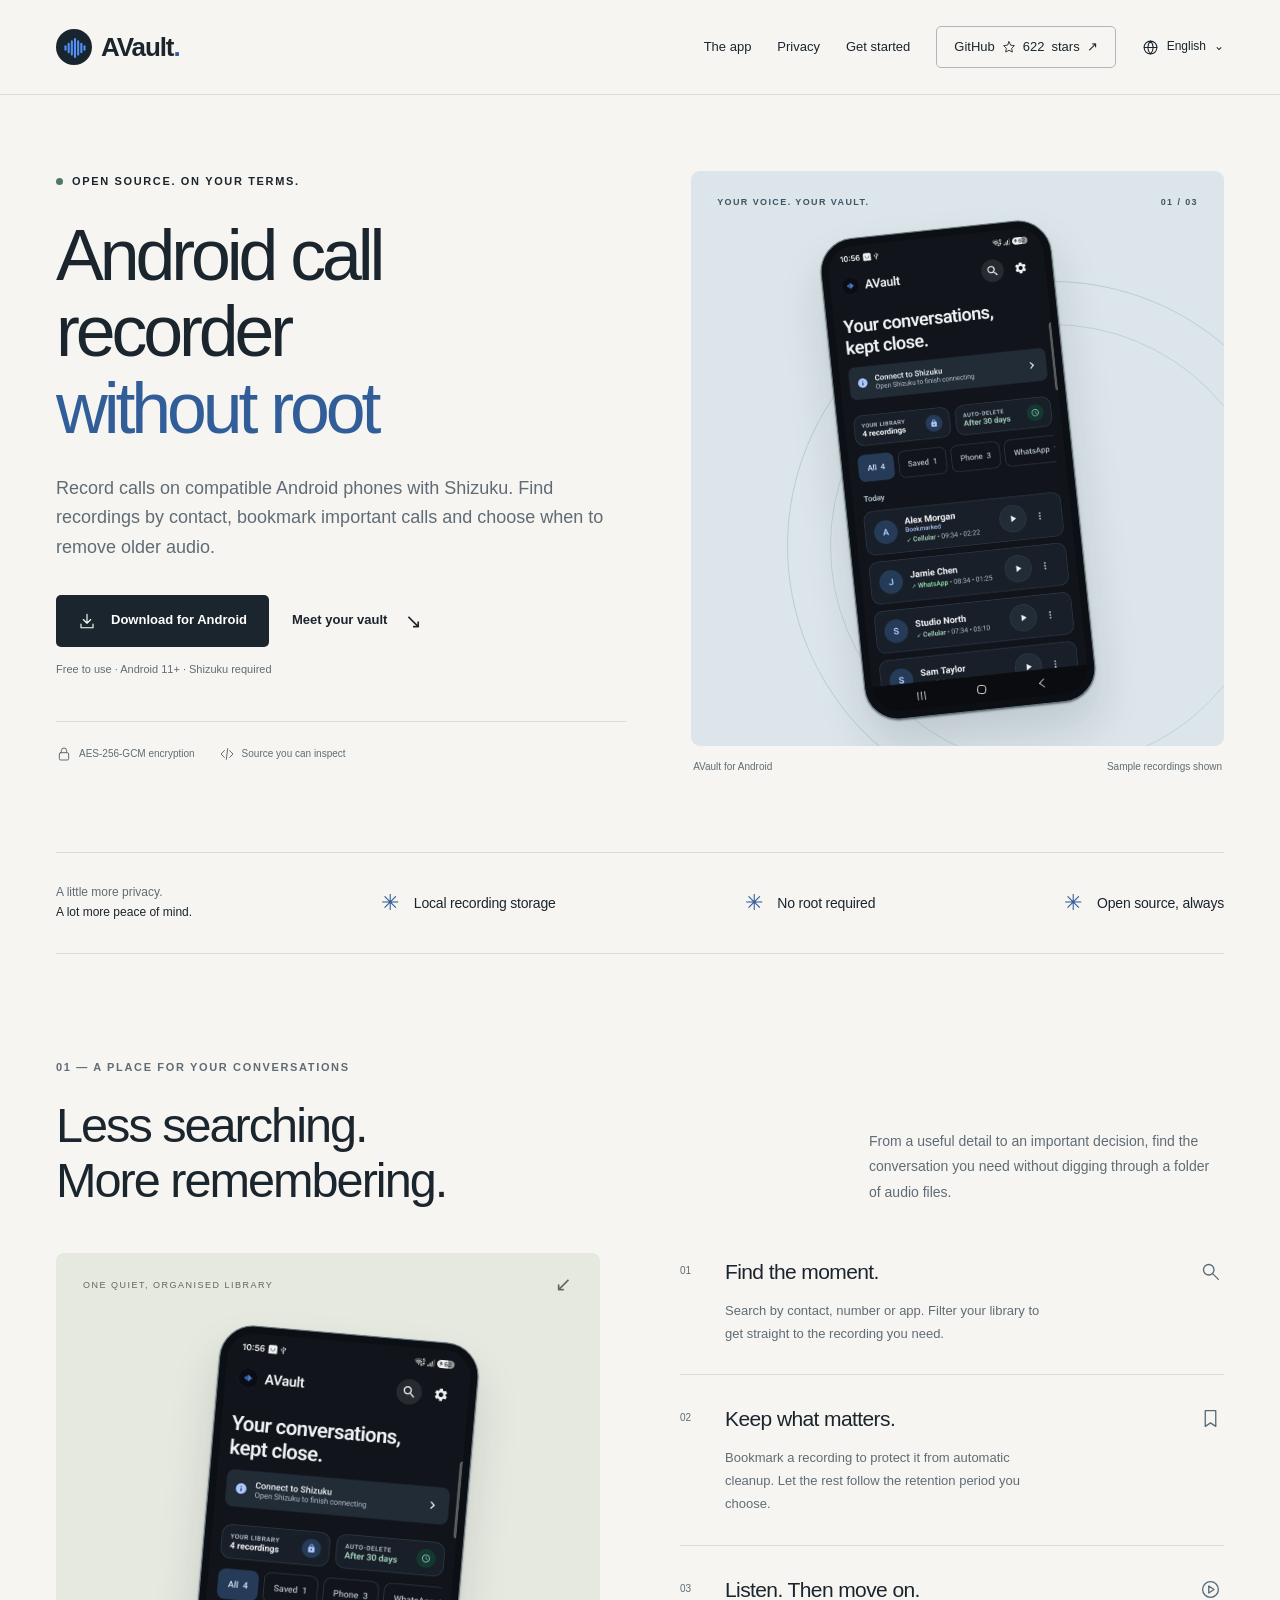
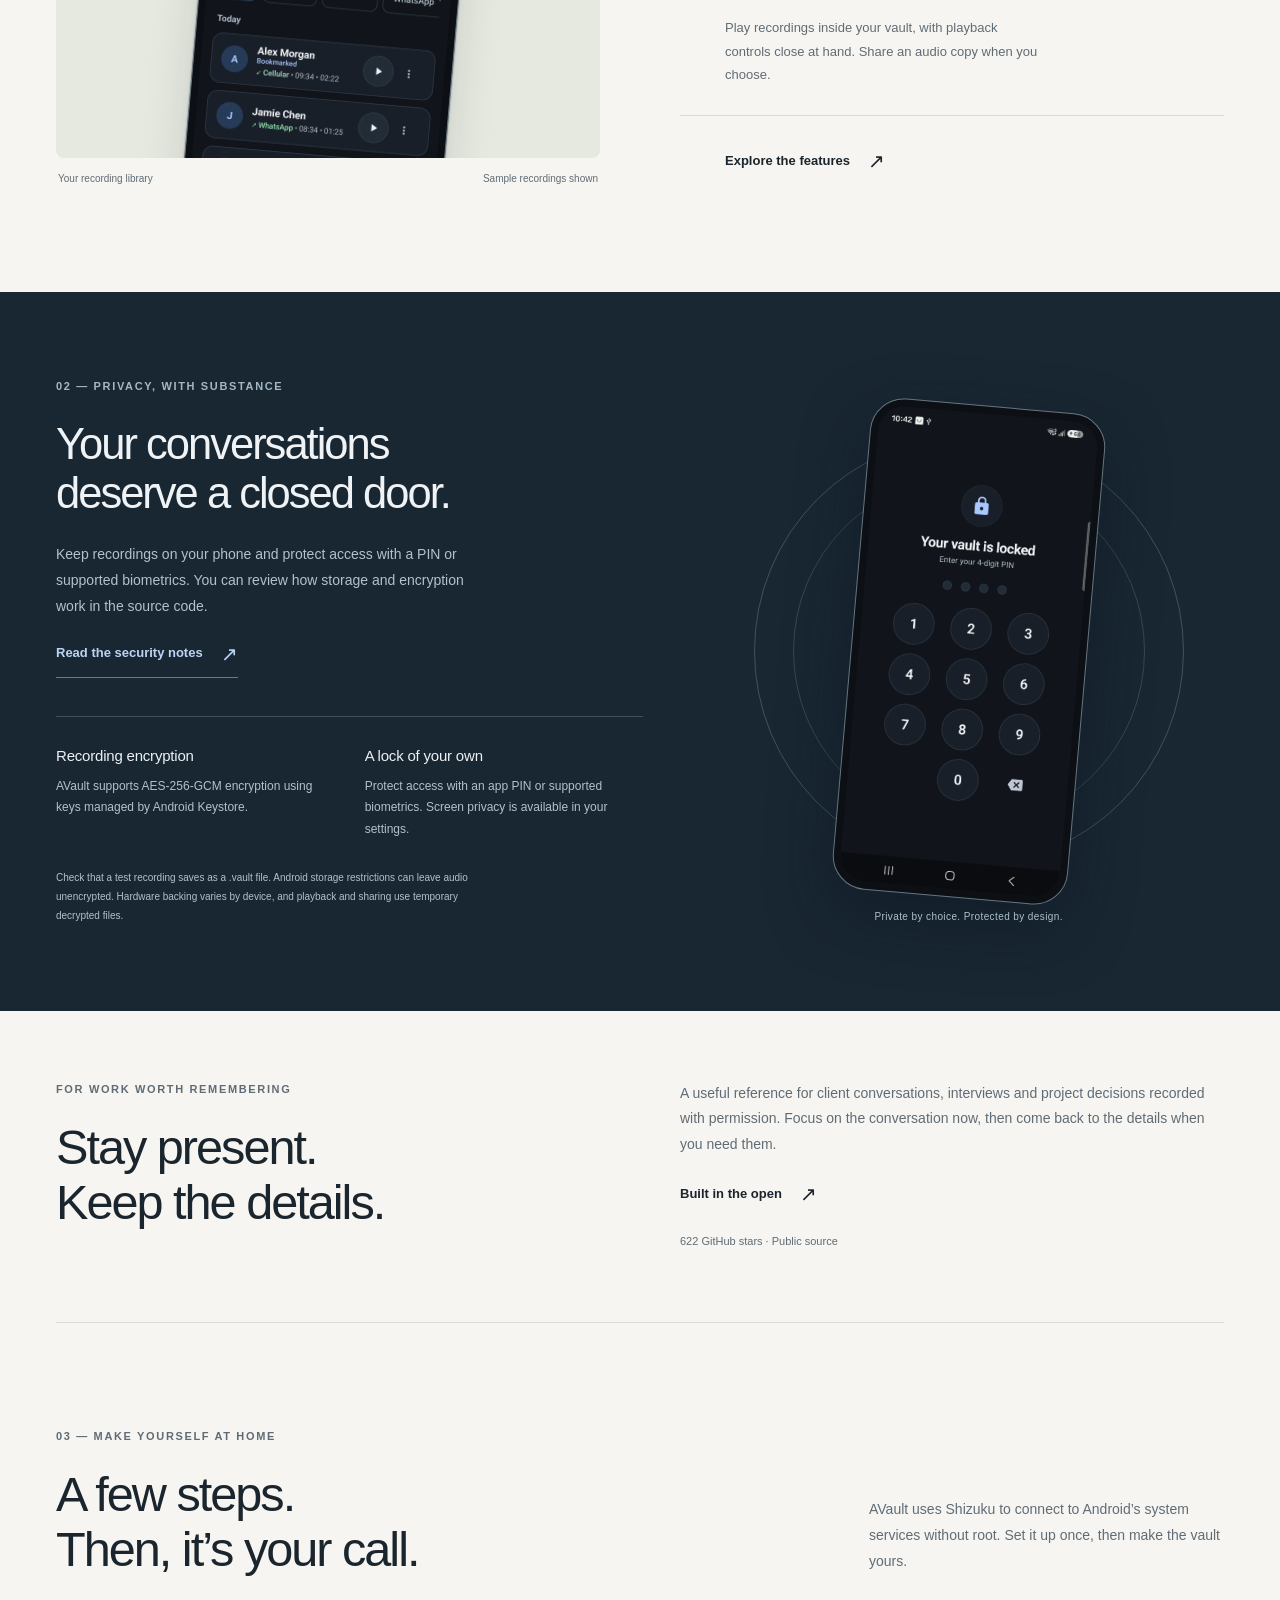
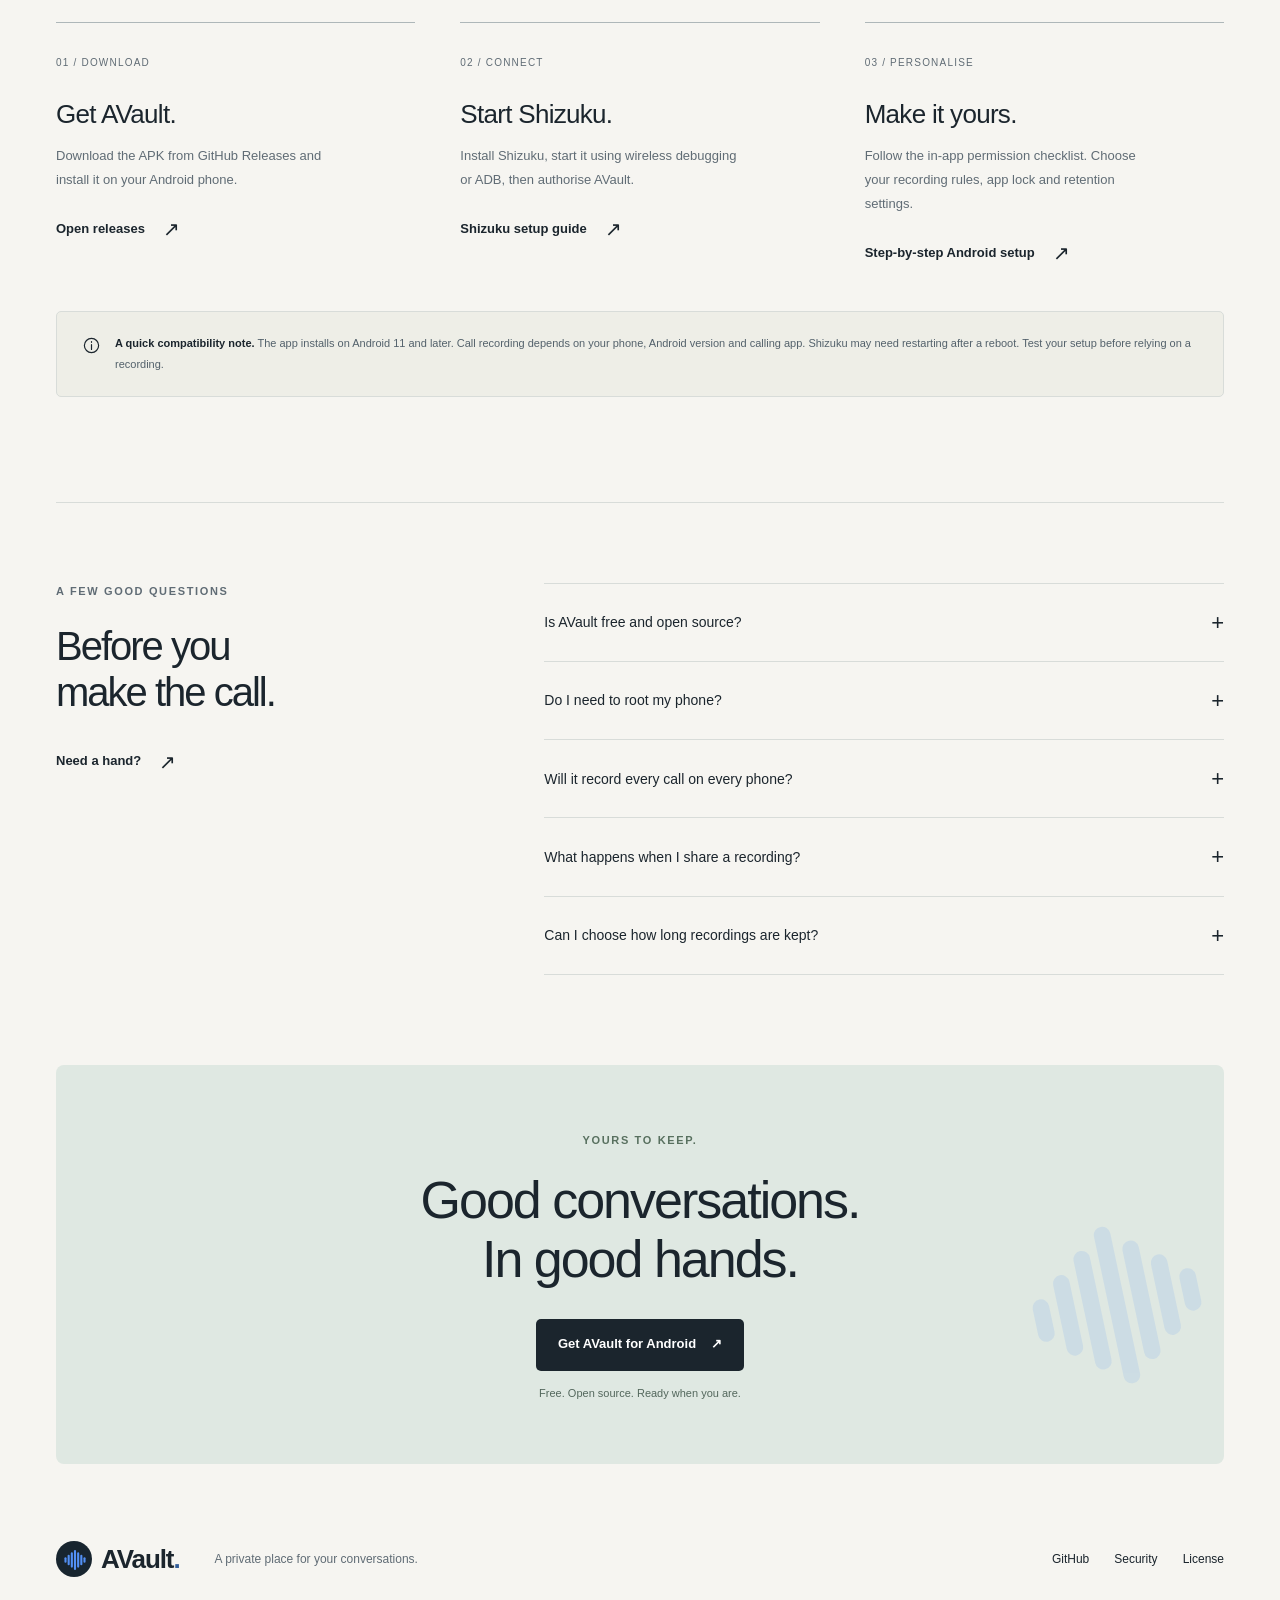
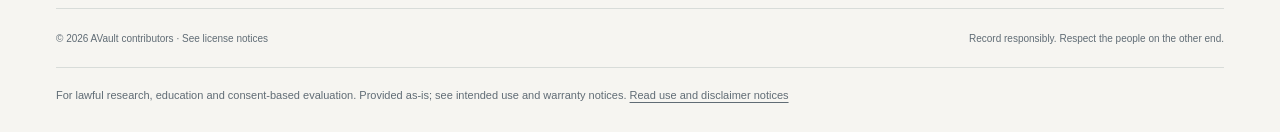
<file: docs/index.html>
<!doctype html>
<html lang="en" dir="ltr">
<head>
  <meta charset="utf-8">
  <meta name="viewport" content="width=device-width, initial-scale=1">
  <meta name="theme-color" content="#f6f5f1">
  <title>Android Call Recorder Without Root | AVault</title>
  <meta name="description" content="Download AVault, a free Android call recorder that uses Shizuku without root. Search saved calls, set an app PIN and manage recording retention.">
  <meta name="robots" content="index,follow,max-image-preview:large">
  <link rel="canonical" href="https://arpanjot-coding.github.io/AVault/">
  <link rel="icon" type="image/png" href="icon.png">
  <link rel="apple-touch-icon" href="icon.png">
  <meta property="og:type" content="website">
  <meta property="og:locale" content="en_US">
  <meta property="og:site_name" content="AVault">
  <meta property="og:url" content="https://arpanjot-coding.github.io/AVault/">
  <meta property="og:title" content="Android Call Recorder Without Root | AVault">
  <meta property="og:description" content="Download AVault, a free Android call recorder that uses Shizuku without root. Search saved calls, set an app PIN and manage recording retention.">
  <meta property="og:image" content="https://arpanjot-coding.github.io/AVault/assets/social-card.jpg">
  <meta property="og:image:width" content="1199">
  <meta property="og:image:height" content="630">
  <meta property="og:image:alt" content="AVault — Keep the call. Keep it yours. The Android recording library.">
  <meta name="twitter:card" content="summary_large_image">
  <meta name="twitter:title" content="Android Call Recorder Without Root | AVault">
  <meta name="twitter:description" content="Download AVault, a free Android call recorder that uses Shizuku without root. Search saved calls, set an app PIN and manage recording retention.">
  <meta name="twitter:image" content="https://arpanjot-coding.github.io/AVault/assets/social-card.jpg">
  <link rel="stylesheet" href="styles.css">
  <link rel="preload" href="assets/library.webp" as="image" type="image/webp">
  <script type="application/ld+json">{
  "@context": "https://schema.org",
  "@graph": [
    {
      "@type": "WebSite",
      "@id": "https://arpanjot-coding.github.io/AVault/#website",
      "name": "AVault",
      "url": "https://arpanjot-coding.github.io/AVault/"
    },
    {
      "@type": "WebPage",
      "isPartOf": {
        "@id": "https://arpanjot-coding.github.io/AVault/#website"
      },
      "mainEntity": {
        "@id": "https://arpanjot-coding.github.io/AVault/#app"
      },
      "@id": "https://arpanjot-coding.github.io/AVault/#page",
      "url": "https://arpanjot-coding.github.io/AVault/",
      "inLanguage": "en"
    },
    {
      "@type": "SoftwareApplication",
      "@id": "https://arpanjot-coding.github.io/AVault/#app",
      "name": "AVault",
      "operatingSystem": "Android 11 or later",
      "applicationCategory": "UtilitiesApplication",
      "description": "Download AVault, a free Android call recorder that uses Shizuku without root. Search saved calls, set an app PIN and manage recording retention.",
      "url": "https://arpanjot-coding.github.io/AVault/",
      "downloadUrl": "https://github.com/arpanjot-coding/AVault/releases/latest",
      "sameAs": "https://github.com/arpanjot-coding/AVault",
      "screenshot": "https://arpanjot-coding.github.io/AVault/assets/library.webp",
      "offers": {
        "@type": "Offer",
        "price": 0
      }
    }
  ]
}</script>
  <script src="site.js" defer></script>
<link rel="alternate" hreflang="en" href="https://arpanjot-coding.github.io/AVault/">
<link rel="alternate" hreflang="ru" href="https://arpanjot-coding.github.io/AVault/ru/">
<link rel="alternate" hreflang="zh-Hans" href="https://arpanjot-coding.github.io/AVault/zh/">
<link rel="alternate" hreflang="ja" href="https://arpanjot-coding.github.io/AVault/ja/">
<link rel="alternate" hreflang="vi" href="https://arpanjot-coding.github.io/AVault/vi/">
<link rel="alternate" hreflang="th" href="https://arpanjot-coding.github.io/AVault/th/">
<link rel="alternate" hreflang="hi" href="https://arpanjot-coding.github.io/AVault/hi/">
<link rel="alternate" hreflang="ar" href="https://arpanjot-coding.github.io/AVault/ar/">
<link rel="alternate" hreflang="fr" href="https://arpanjot-coding.github.io/AVault/fr/">
<link rel="alternate" hreflang="de" href="https://arpanjot-coding.github.io/AVault/de/">
<link rel="alternate" hreflang="es" href="https://arpanjot-coding.github.io/AVault/es/">
<link rel="alternate" hreflang="it" href="https://arpanjot-coding.github.io/AVault/it/">
<link rel="alternate" hreflang="x-default" href="https://arpanjot-coding.github.io/AVault/">
</head>
<body>
  <a class="skip-link" href="#main">Skip to content</a>
  <header class="header"><div class="wrap navigation">
    <a class="brand" href="#" aria-label="AVault home"><span class="brand-icon"><img src="logo.svg" width="38" height="38" alt=""></span>AVault<span class="brand-period">.</span></a>
    <button class="menu-toggle" type="button" aria-expanded="false" aria-controls="navigation-links">Menu <span aria-hidden="true">+</span></button>
    <nav id="navigation-links" aria-label="Main navigation"><a href="#product">The app</a><a href="#privacy">Privacy</a><a href="#setup">Get started</a><a class="nav-source" href="https://github.com/arpanjot-coding/AVault">GitHub <svg viewbox="0 0 24 24" aria-hidden="true"><path d="m12 3 2.8 5.8 6.4.9-4.6 4.5 1.1 6.4-5.7-3-5.7 3 1.1-6.4L2.8 9.7l6.4-.9z" /></svg><span data-github-stars title="GitHub snapshot: 11 November 2026">622</span><span class="star-label">stars</span><span aria-hidden="true">↗</span></a><details class="language-picker"><summary><svg viewBox="0 0 24 24" aria-hidden="true"><circle cx="12" cy="12" r="9"/><path d="M3 12h18M12 3c5 5 5 13 0 18-5-5-5-13 0-18"/></svg>English<span aria-hidden="true">⌄</span></summary><ul><li><a href="./" lang="en" hreflang="en" aria-current="page">English</a></li><li><a href="ru/" lang="ru" hreflang="ru">Русский</a></li><li><a href="zh/" lang="zh" hreflang="zh">简体中文</a></li><li><a href="ja/" lang="ja" hreflang="ja">日本語</a></li><li><a href="vi/" lang="vi" hreflang="vi">Tiếng Việt</a></li><li><a href="th/" lang="th" hreflang="th">ไทย</a></li><li><a href="hi/" lang="hi" hreflang="hi">हिन्दी</a></li><li><a href="ar/" lang="ar" hreflang="ar">العربية</a></li><li><a href="fr/" lang="fr" hreflang="fr">Français</a></li><li><a href="de/" lang="de" hreflang="de">Deutsch</a></li><li><a href="es/" lang="es" hreflang="es">Español</a></li><li><a href="it/" lang="it" hreflang="it">Italiano</a></li></ul></details></nav>
  </div></header>
  <main id="main">
    <section class="hero wrap" aria-labelledby="hero-title">
      <div class="hero-copy">
        <p class="eyebrow"><span class="status-dot"></span> OPEN SOURCE. ON YOUR TERMS.</p>
        <h1 id="hero-title">Android call recorder<br><em>without root</em></h1>
        <p class="hero-description">Record calls on compatible Android phones with Shizuku. Find recordings by contact, bookmark important calls and choose when to remove older audio.</p>
        <div class="hero-actions"><a class="button button-dark" href="https://github.com/arpanjot-coding/AVault/releases/latest"><svg viewbox="0 0 24 24" aria-hidden="true"><path d="M12 3v12m-5-5 5 5 5-5M4 16v5h16v-5" /></svg>Download for Android</a><a class="text-link" href="#product">Meet your vault <span aria-hidden="true">↘</span></a></div>
        <p class="download-note">Free to use · Android 11+ · Shizuku required</p>
        <div class="hero-proof"><span><svg viewbox="0 0 24 24" aria-hidden="true"><rect x="5" y="10" width="14" height="11" rx="2" /><path d="M8 10V7a4 4 0 0 1 8 0v3" /></svg>AES-256-GCM encryption</span><span><svg viewbox="0 0 24 24" aria-hidden="true"><path d="m8 7-5 5 5 5m8-10 5 5-5 5m-3-13-2 16" /></svg>Source you can inspect</span></div>
      </div>
      <figure class="hero-stage"><div class="hero-artwork"><div class="stage-top"><span>YOUR VOICE. YOUR VAULT.</span><span aria-hidden="true">01 / 03</span></div><div class="stage-orbit" aria-hidden="true"></div><div class="phone hero-phone"><img src="assets/library.webp" width="1080" height="2340" alt="AVault recording library with search, bookmarks and call filters. Sample recordings shown." fetchpriority="high"></div></div><figcaption><span>AVault for Android</span><span>Sample recordings shown</span></figcaption></figure>
    </section>
    <div class="principles wrap" aria-label="Product principles"><p>A little more privacy.<br><strong>A lot more peace of mind.</strong></p><span>Local recording storage</span><span>No root required</span><span>Open source, always</span></div>
    <section class="product-section wrap section" id="product" aria-labelledby="product-title">
      <div class="section-heading"><p class="eyebrow">01 — A PLACE FOR YOUR CONVERSATIONS</p><div class="heading-row"><h2 id="product-title">Less searching.<br>More remembering.</h2><p>From a useful detail to an important decision, find the conversation you need without digging through a folder of audio files.</p></div></div>
      <div class="product-layout"><figure class="product-figure"><div class="product-visual"><div class="product-visual-caption"><span>ONE QUIET, ORGANISED LIBRARY</span><span aria-hidden="true">↙</span></div><div class="phone secondary-phone"><img src="assets/library.webp" width="1080" height="2340" alt="The AVault library, showing sample conversations organised by date." loading="lazy"></div></div><figcaption><span>Your recording library</span><span>Sample recordings shown</span></figcaption></figure>
        <div class="feature-list">
          <article><span class="feature-number">01</span><div><h3>Find the moment.</h3><p>Search by contact, number or app. Filter your library to get straight to the recording you need.</p></div><svg viewbox="0 0 24 24" aria-hidden="true"><circle cx="10" cy="10" r="6" /><path d="m15 15 6 6" /></svg></article>
          <article><span class="feature-number">02</span><div><h3>Keep what matters.</h3><p>Bookmark a recording to protect it from automatic cleanup. Let the rest follow the retention period you choose.</p></div><svg viewbox="0 0 24 24" aria-hidden="true"><path d="M6 3h12v18l-6-4-6 4z" /></svg></article>
          <article><span class="feature-number">03</span><div><h3>Listen. Then move on.</h3><p>Play recordings inside your vault, with playback controls close at hand. Share an audio copy when you choose.</p></div><svg viewbox="0 0 24 24" aria-hidden="true"><circle cx="12" cy="12" r="9" /><path d="m10 8 6 4-6 4z" /></svg></article>
          <a class="text-link feature-link" href="https://github.com/arpanjot-coding/AVault#features">Explore the features <span aria-hidden="true">↗</span></a>
        </div>
      </div>
    </section>
    <section class="privacy-section" id="privacy" aria-labelledby="privacy-title"><div class="wrap privacy-layout">
      <div class="privacy-copy"><p class="eyebrow">02 — PRIVACY, WITH SUBSTANCE</p><h2 id="privacy-title">Your conversations<br>deserve a closed door.</h2><p>Keep recordings on your phone and protect access with a PIN or supported biometrics. You can review how storage and encryption work in the source code.</p><a class="text-link" href="https://github.com/arpanjot-coding/AVault/blob/main/SECURITY.md">Read the security notes <span aria-hidden="true">↗</span></a><div class="security-details"><article><h3>Recording encryption</h3><p>AVault supports AES-256-GCM encryption using keys managed by Android Keystore.</p></article><article><h3>A lock of your own</h3><p>Protect access with an app PIN or supported biometrics. Screen privacy is available in your settings.</p></article></div><p class="privacy-footnote">Check that a test recording saves as a .vault file. Android storage restrictions can leave audio unencrypted. Hardware backing varies by device, and playback and sharing use temporary decrypted files.</p></div>
      <figure class="privacy-visual"><div class="privacy-ring" aria-hidden="true"></div><div class="phone lock-phone"><img src="assets/lock.webp" width="1080" height="2340" alt="AVault app lock with its four-digit PIN keypad." loading="lazy"></div><figcaption>Private by choice. Protected by design.</figcaption></figure>
    </div></section>
    <section class="professional-section wrap" aria-labelledby="professional-title"><div><p class="eyebrow">FOR WORK WORTH REMEMBERING</p><h2 id="professional-title">Stay present.<br>Keep the details.</h2></div><div><p>A useful reference for client conversations, interviews and project decisions recorded with permission. Focus on the conversation now, then come back to the details when you need them.</p><a class="text-link" href="https://github.com/arpanjot-coding/AVault">Built in the open <span aria-hidden="true">↗</span></a><p class="project-proof"><span data-github-stars title="GitHub snapshot: 11 November 2026">622</span> GitHub stars · Public source</p></div></section>
    <section class="setup-section wrap section" id="setup" aria-labelledby="setup-title">
      <div class="section-heading"><p class="eyebrow">03 — MAKE YOURSELF AT HOME</p><div class="heading-row"><h2 id="setup-title">A few steps.<br>Then, it’s your call.</h2><p>AVault uses Shizuku to connect to Android’s system services without root. Set it up once, then make the vault yours.</p></div></div>
      <ol class="setup-steps">
        <li><span class="step-index">01 / DOWNLOAD</span><h3>Get AVault.</h3><p>Download the APK from GitHub Releases and install it on your Android phone.</p><a class="text-link" href="https://github.com/arpanjot-coding/AVault/releases/latest">Open releases <span aria-hidden="true">↗</span></a></li>
        <li><span class="step-index">02 / CONNECT</span><h3>Start Shizuku.</h3><p>Install Shizuku, start it using wireless debugging or ADB, then authorise AVault.</p><a class="text-link" href="https://shizuku.rikka.app/guide/setup/">Shizuku setup guide <span aria-hidden="true">↗</span></a></li>
        <li><span class="step-index">03 / PERSONALISE</span><h3>Make it yours.</h3><p>Follow the in-app permission checklist. Choose your recording rules, app lock and retention settings.</p><a class="text-link" href="guides/android-call-recording/" hreflang="en">Step-by-step Android setup <span aria-hidden="true">↗</span></a></li>
      </ol>
      <div class="compatibility-note"><svg viewbox="0 0 24 24" aria-hidden="true"><circle cx="12" cy="12" r="9" /><path d="M12 11v6m0-10v1" /></svg><p><strong>A quick compatibility note.</strong> The app installs on Android 11 and later. Call recording depends on your phone, Android version and calling app. Shizuku may need restarting after a reboot. Test your setup before relying on a recording.</p></div>
    </section>
    <section class="faq-section wrap section" aria-labelledby="faq-title"><div><p class="eyebrow">A FEW GOOD QUESTIONS</p><h2 id="faq-title">Before you<br> make the call.</h2><a class="text-link" href="https://github.com/arpanjot-coding/AVault/issues">Need a hand? <span aria-hidden="true">↗</span></a></div><div class="faq-list">
      <details><summary>Is AVault free and open source?<span aria-hidden="true">+</span></summary><p>Yes. AVault is free to use and its source is public. The repository includes an MIT LICENSE file and GPL notices in source files; review the licensing notes before redistributing. You can inspect the code and contribute on GitHub.</p></details>
      <details><summary>Do I need to root my phone?<span aria-hidden="true">+</span></summary><p>No. AVault uses Shizuku to access the system services needed for recording. You will need to start Shizuku and grant the required permissions during setup.</p></details>
      <details><summary>Will it record every call on every phone?<span aria-hidden="true">+</span></summary><p>Recording support varies across manufacturers, Android versions and calling apps. Third-party call recording can be limited by the calling app itself. Make a test recording to confirm your configuration.</p></details>
      <details><summary>What happens when I share a recording?<span aria-hidden="true">+</span></summary><p>Sharing an encrypted recording creates a decrypted audio copy for the app you select. That copy is outside the protection of your vault. Share only with a destination you trust.</p></details>
      <details><summary>Can I choose how long recordings are kept?<span aria-hidden="true">+</span></summary><p>Yes. Enable auto-delete and choose a retention period in settings. Bookmarked recordings are excluded from automatic deletion. You can also leave auto-delete off.</p></details>
    </div></section>
    <section class="closing wrap" aria-labelledby="closing-title"><div class="closing-wave" aria-hidden="true"><img src="logo.svg" width="120" height="120" alt=""></div><p class="eyebrow">YOURS TO KEEP.</p><h2 id="closing-title">Good conversations.<br>In good hands.</h2><a class="button button-dark" href="https://github.com/arpanjot-coding/AVault/releases/latest">Get AVault for Android <span aria-hidden="true">↗</span></a><p class="download-note">Free. Open source. Ready when you are.</p></section>
  </main>
  <footer class="footer wrap"><div class="footer-top"><a class="brand" href="#"><span class="brand-icon"><img src="logo.svg" width="38" height="38" alt=""></span>AVault<span class="brand-period">.</span></a><p>A private place for your conversations.</p><nav aria-label="Footer navigation"><a href="https://github.com/arpanjot-coding/AVault">GitHub</a><a href="https://github.com/arpanjot-coding/AVault/blob/main/SECURITY.md">Security</a><a href="https://github.com/arpanjot-coding/AVault/blob/main/LICENSE">License</a></nav></div><div class="footer-bottom"><p>© 2026 AVault contributors · See license notices</p><p>Record responsibly. Respect the people on the other end.</p></div><p class="use-notice">For lawful research, education and consent-based evaluation. Provided as-is; see intended use and warranty notices. <a href="https://github.com/arpanjot-coding/AVault/blob/main/DISCLAIMER.md">Read use and disclaimer notices</a></p></footer>
</body>
</html>
</file>
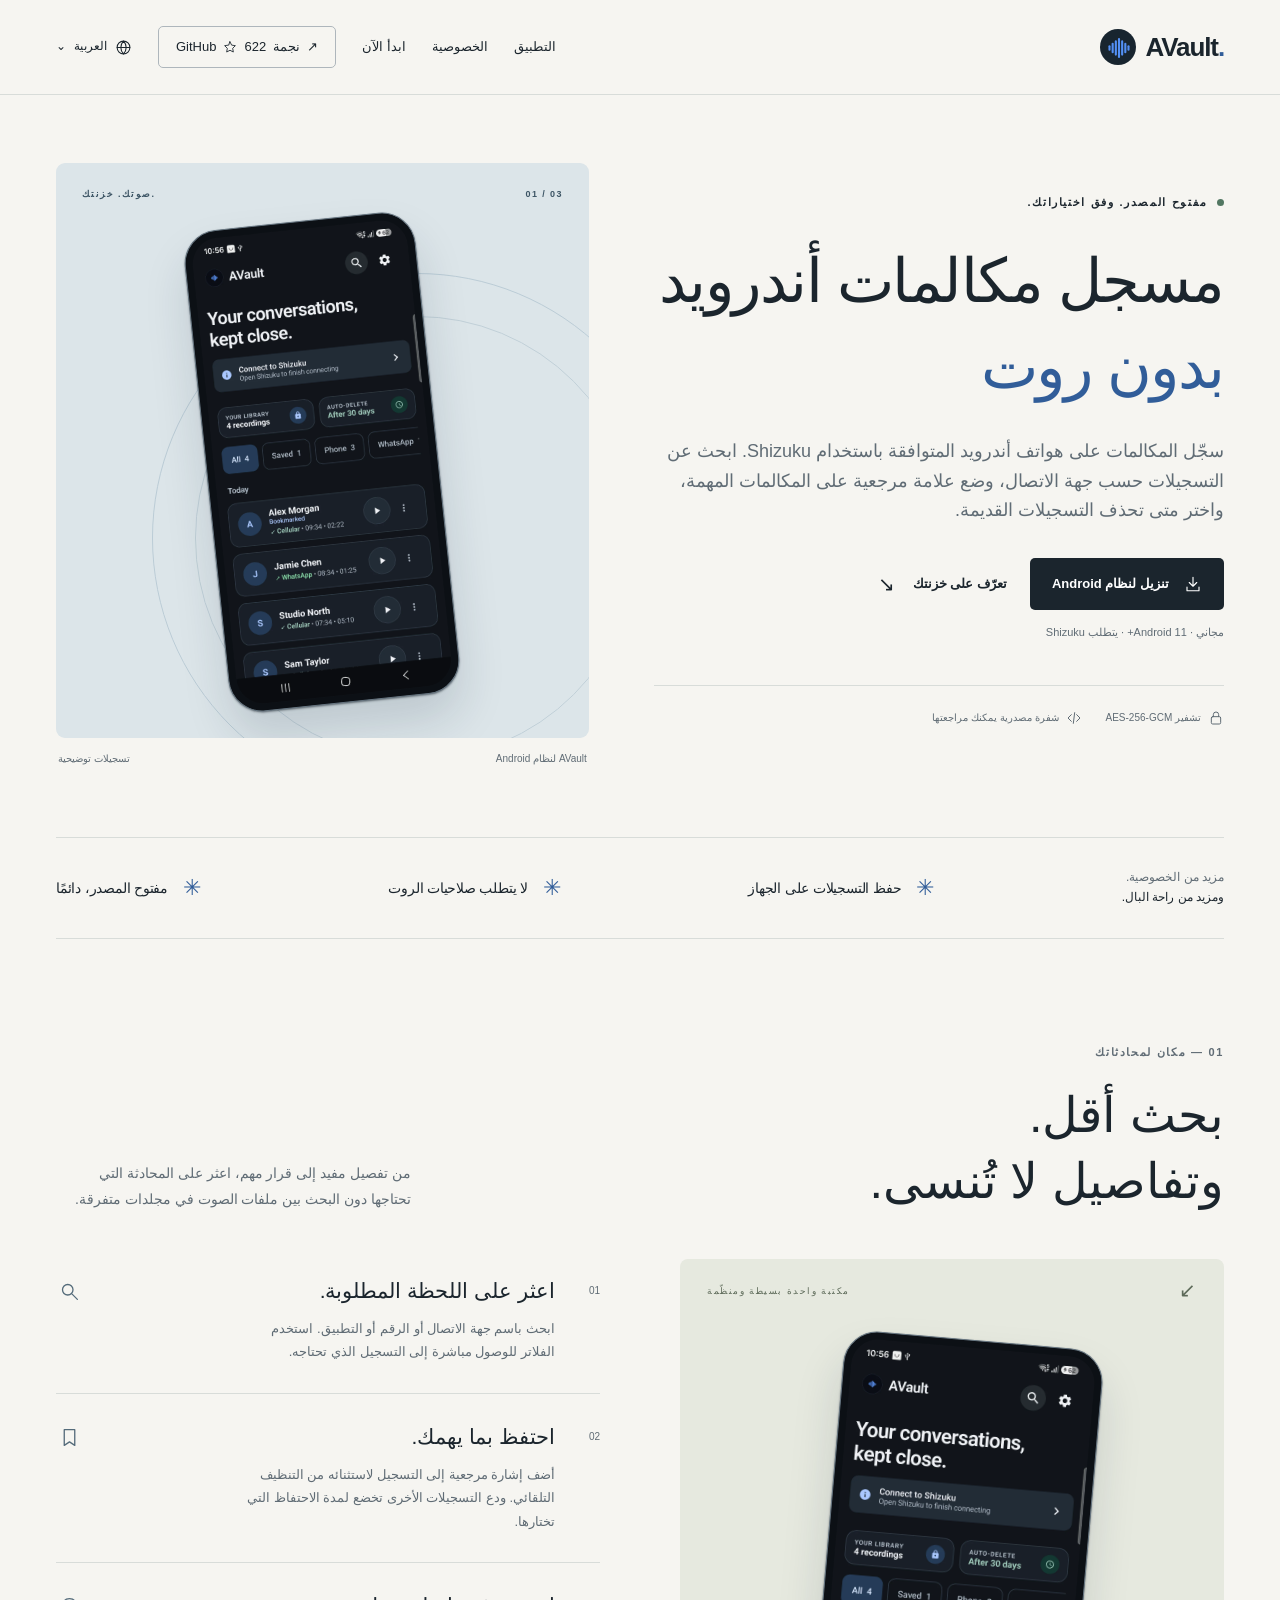
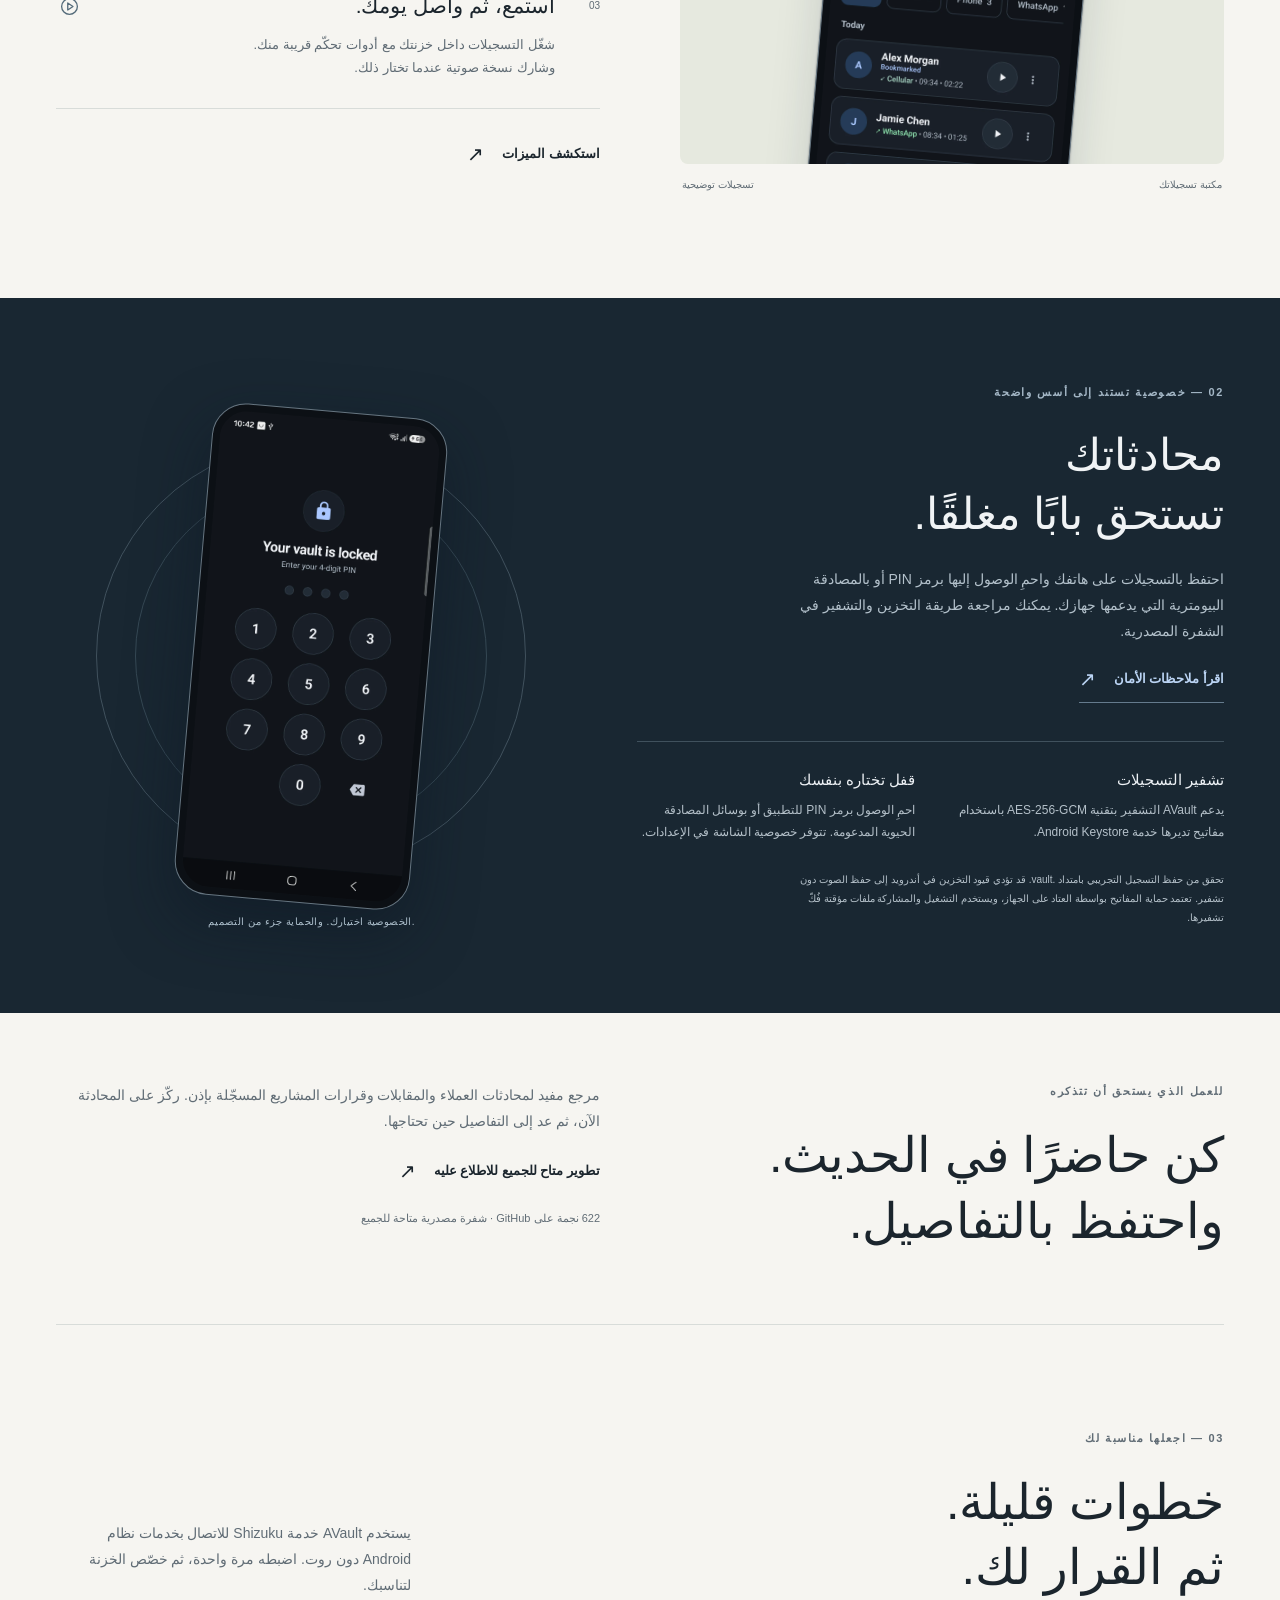
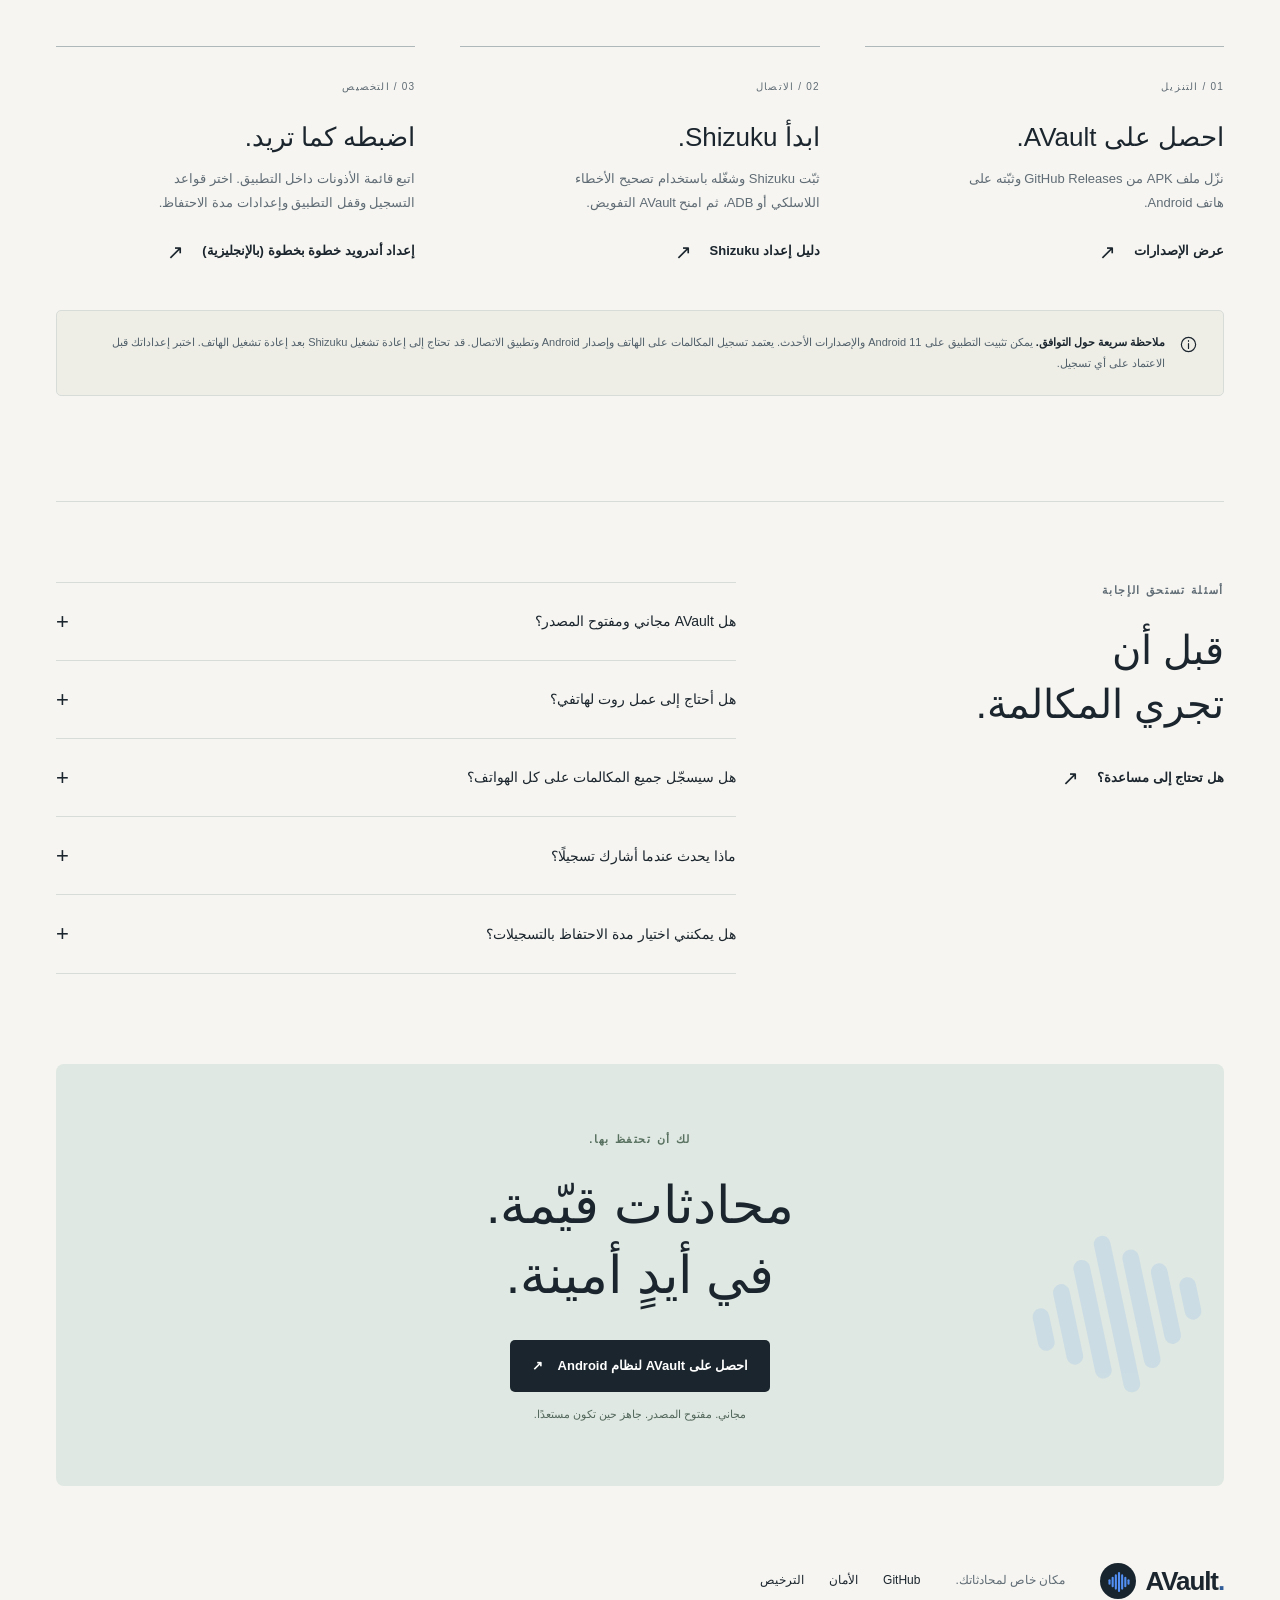
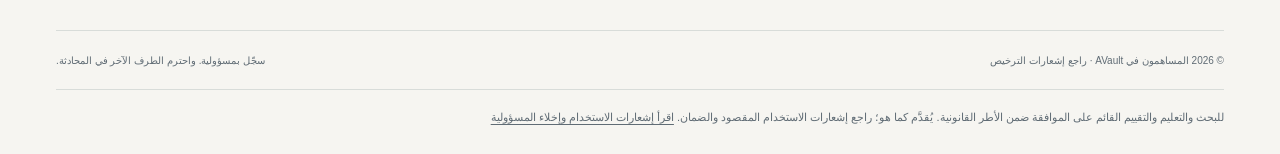
<file: docs/ar/index.html>
<!doctype html>
<html lang="ar" dir="rtl">
<head>
  <meta charset="utf-8">
  <meta name="viewport" content="width=device-width, initial-scale=1">
  <meta name="theme-color" content="#f6f5f1">
  <title>مسجل مكالمات أندرويد بدون روت | AVault</title>
  <meta name="description" content="نزّل AVault، مسجل مكالمات مجاني لأندرويد يعمل مع Shizuku بدون روت. ابحث في المكالمات المحفوظة، واضبط رمز PIN للتطبيق، وحدد مدة الاحتفاظ بالتسجيلات.">
  <meta name="robots" content="index,follow,max-image-preview:large">
  <link rel="canonical" href="https://arpanjot-coding.github.io/AVault/ar/">
  <link rel="icon" type="image/png" href="../icon.png">
  <link rel="apple-touch-icon" href="../icon.png">
  <meta property="og:type" content="website">
  <meta property="og:locale" content="ar_AR">
  <meta property="og:site_name" content="AVault">
  <meta property="og:url" content="https://arpanjot-coding.github.io/AVault/ar/">
  <meta property="og:title" content="مسجل مكالمات أندرويد بدون روت | AVault">
  <meta property="og:description" content="نزّل AVault، مسجل مكالمات مجاني لأندرويد يعمل مع Shizuku بدون روت. ابحث في المكالمات المحفوظة، واضبط رمز PIN للتطبيق، وحدد مدة الاحتفاظ بالتسجيلات.">
  <meta property="og:image" content="https://arpanjot-coding.github.io/AVault/assets/social-card.jpg">
  <meta property="og:image:width" content="1199">
  <meta property="og:image:height" content="630">
  <meta property="og:image:alt" content="AVault — احتفظ بالمكالمة. واجعلها لك وحدك. مكتبة تسجيلاتك على Android.">
  <meta name="twitter:card" content="summary_large_image">
  <meta name="twitter:title" content="مسجل مكالمات أندرويد بدون روت | AVault">
  <meta name="twitter:description" content="نزّل AVault، مسجل مكالمات مجاني لأندرويد يعمل مع Shizuku بدون روت. ابحث في المكالمات المحفوظة، واضبط رمز PIN للتطبيق، وحدد مدة الاحتفاظ بالتسجيلات.">
  <meta name="twitter:image" content="https://arpanjot-coding.github.io/AVault/assets/social-card.jpg">
  <link rel="stylesheet" href="../styles.css">
  <link rel="preload" href="../assets/library.webp" as="image" type="image/webp">
  <script type="application/ld+json">{
  "@context": "https://schema.org",
  "@graph": [
    {
      "@type": "WebSite",
      "@id": "https://arpanjot-coding.github.io/AVault/#website",
      "name": "AVault",
      "url": "https://arpanjot-coding.github.io/AVault/"
    },
    {
      "@type": "WebPage",
      "isPartOf": {
        "@id": "https://arpanjot-coding.github.io/AVault/#website"
      },
      "mainEntity": {
        "@id": "https://arpanjot-coding.github.io/AVault/#app"
      },
      "@id": "https://arpanjot-coding.github.io/AVault/ar/#page",
      "url": "https://arpanjot-coding.github.io/AVault/ar/",
      "inLanguage": "ar"
    },
    {
      "@type": "SoftwareApplication",
      "@id": "https://arpanjot-coding.github.io/AVault/#app",
      "name": "AVault",
      "operatingSystem": "Android 11 or later",
      "applicationCategory": "UtilitiesApplication",
      "description": "نزّل AVault، مسجل مكالمات مجاني لأندرويد يعمل مع Shizuku بدون روت. ابحث في المكالمات المحفوظة، واضبط رمز PIN للتطبيق، وحدد مدة الاحتفاظ بالتسجيلات.",
      "url": "https://arpanjot-coding.github.io/AVault/",
      "downloadUrl": "https://github.com/arpanjot-coding/AVault/releases/latest",
      "sameAs": "https://github.com/arpanjot-coding/AVault",
      "screenshot": "https://arpanjot-coding.github.io/AVault/assets/library.webp",
      "offers": {
        "@type": "Offer",
        "price": 0
      }
    }
  ]
}</script>
  <script src="../site.js" defer></script>
<link rel="alternate" hreflang="en" href="https://arpanjot-coding.github.io/AVault/">
<link rel="alternate" hreflang="ru" href="https://arpanjot-coding.github.io/AVault/ru/">
<link rel="alternate" hreflang="zh-Hans" href="https://arpanjot-coding.github.io/AVault/zh/">
<link rel="alternate" hreflang="ja" href="https://arpanjot-coding.github.io/AVault/ja/">
<link rel="alternate" hreflang="vi" href="https://arpanjot-coding.github.io/AVault/vi/">
<link rel="alternate" hreflang="th" href="https://arpanjot-coding.github.io/AVault/th/">
<link rel="alternate" hreflang="hi" href="https://arpanjot-coding.github.io/AVault/hi/">
<link rel="alternate" hreflang="ar" href="https://arpanjot-coding.github.io/AVault/ar/">
<link rel="alternate" hreflang="fr" href="https://arpanjot-coding.github.io/AVault/fr/">
<link rel="alternate" hreflang="de" href="https://arpanjot-coding.github.io/AVault/de/">
<link rel="alternate" hreflang="es" href="https://arpanjot-coding.github.io/AVault/es/">
<link rel="alternate" hreflang="it" href="https://arpanjot-coding.github.io/AVault/it/">
<link rel="alternate" hreflang="x-default" href="https://arpanjot-coding.github.io/AVault/">
</head>
<body>
  <a class="skip-link" href="#main">الانتقال إلى المحتوى</a>
  <header class="header"><div class="wrap navigation">
    <a class="brand" href="#" aria-label="الصفحة الرئيسية لـ AVault"><span class="brand-icon"><img src="../logo.svg" width="38" height="38" alt=""></span>AVault<span class="brand-period">.</span></a>
    <button class="menu-toggle" type="button" aria-expanded="false" aria-controls="navigation-links">القائمة <span aria-hidden="true">+</span></button>
    <nav id="navigation-links" aria-label="التنقل الرئيسي"><a href="#product">التطبيق</a><a href="#privacy">الخصوصية</a><a href="#setup">ابدأ الآن</a><a class="nav-source" href="https://github.com/arpanjot-coding/AVault">GitHub <svg viewbox="0 0 24 24" aria-hidden="true"><path d="m12 3 2.8 5.8 6.4.9-4.6 4.5 1.1 6.4-5.7-3-5.7 3 1.1-6.4L2.8 9.7l6.4-.9z" /></svg><span data-github-stars title="GitHub snapshot: 11 November 2026">622</span><span class="star-label">نجمة</span><span aria-hidden="true">↗</span></a><details class="language-picker"><summary><svg viewBox="0 0 24 24" aria-hidden="true"><circle cx="12" cy="12" r="9"/><path d="M3 12h18M12 3c5 5 5 13 0 18-5-5-5-13 0-18"/></svg>العربية<span aria-hidden="true">⌄</span></summary><ul><li><a href=".././" lang="en" hreflang="en">English</a></li><li><a href="../ru/" lang="ru" hreflang="ru">Русский</a></li><li><a href="../zh/" lang="zh" hreflang="zh">简体中文</a></li><li><a href="../ja/" lang="ja" hreflang="ja">日本語</a></li><li><a href="../vi/" lang="vi" hreflang="vi">Tiếng Việt</a></li><li><a href="../th/" lang="th" hreflang="th">ไทย</a></li><li><a href="../hi/" lang="hi" hreflang="hi">हिन्दी</a></li><li><a href="../ar/" lang="ar" hreflang="ar" aria-current="page">العربية</a></li><li><a href="../fr/" lang="fr" hreflang="fr">Français</a></li><li><a href="../de/" lang="de" hreflang="de">Deutsch</a></li><li><a href="../es/" lang="es" hreflang="es">Español</a></li><li><a href="../it/" lang="it" hreflang="it">Italiano</a></li></ul></details></nav>
  </div></header>
  <main id="main">
    <section class="hero wrap" aria-labelledby="hero-title">
      <div class="hero-copy">
        <p class="eyebrow"><span class="status-dot"></span> مفتوح المصدر. وفق اختياراتك.</p>
        <h1 id="hero-title">مسجل مكالمات أندرويد<br><em>بدون روت</em></h1>
        <p class="hero-description">سجّل المكالمات على هواتف أندرويد المتوافقة باستخدام Shizuku. ابحث عن التسجيلات حسب جهة الاتصال، وضع علامة مرجعية على المكالمات المهمة، واختر متى تحذف التسجيلات القديمة.</p>
        <div class="hero-actions"><a class="button button-dark" href="https://github.com/arpanjot-coding/AVault/releases/latest"><svg viewbox="0 0 24 24" aria-hidden="true"><path d="M12 3v12m-5-5 5 5 5-5M4 16v5h16v-5" /></svg>تنزيل لنظام Android</a><a class="text-link" href="#product">تعرّف على خزنتك <span aria-hidden="true">↘</span></a></div>
        <p class="download-note">مجاني · Android 11+ · يتطلب Shizuku</p>
        <div class="hero-proof"><span><svg viewbox="0 0 24 24" aria-hidden="true"><rect x="5" y="10" width="14" height="11" rx="2" /><path d="M8 10V7a4 4 0 0 1 8 0v3" /></svg>تشفير AES-256-GCM</span><span><svg viewbox="0 0 24 24" aria-hidden="true"><path d="m8 7-5 5 5 5m8-10 5 5-5 5m-3-13-2 16" /></svg>شفرة مصدرية يمكنك مراجعتها</span></div>
      </div>
      <figure class="hero-stage"><div class="hero-artwork"><div class="stage-top"><span>صوتك. خزنتك.</span><span aria-hidden="true">01 / 03</span></div><div class="stage-orbit" aria-hidden="true"></div><div class="phone hero-phone"><img src="../assets/library.webp" width="1080" height="2340" alt="مكتبة تسجيلات AVault مع البحث والإشارات المرجعية وفلاتر المكالمات. التسجيلات المعروضة أمثلة توضيحية." fetchpriority="high"></div></div><figcaption><span>AVault لنظام Android</span><span>تسجيلات توضيحية</span></figcaption></figure>
    </section>
    <div class="principles wrap" aria-label="مبادئ المنتج"><p>مزيد من الخصوصية.<br><strong>ومزيد من راحة البال.</strong></p><span>حفظ التسجيلات على الجهاز</span><span>لا يتطلب صلاحيات الروت</span><span>مفتوح المصدر، دائمًا</span></div>
    <section class="product-section wrap section" id="product" aria-labelledby="product-title">
      <div class="section-heading"><p class="eyebrow">01 — مكان لمحادثاتك</p><div class="heading-row"><h2 id="product-title">بحث أقل.<br>وتفاصيل لا تُنسى.</h2><p>من تفصيل مفيد إلى قرار مهم، اعثر على المحادثة التي تحتاجها دون البحث بين ملفات الصوت في مجلدات متفرقة.</p></div></div>
      <div class="product-layout"><figure class="product-figure"><div class="product-visual"><div class="product-visual-caption"><span>مكتبة واحدة بسيطة ومنظّمة</span><span aria-hidden="true">↙</span></div><div class="phone secondary-phone"><img src="../assets/library.webp" width="1080" height="2340" alt="مكتبة AVault تعرض محادثات توضيحية مرتّبة حسب التاريخ." loading="lazy"></div></div><figcaption><span>مكتبة تسجيلاتك</span><span>تسجيلات توضيحية</span></figcaption></figure>
        <div class="feature-list">
          <article><span class="feature-number">01</span><div><h3>اعثر على اللحظة المطلوبة.</h3><p>ابحث باسم جهة الاتصال أو الرقم أو التطبيق. استخدم الفلاتر للوصول مباشرة إلى التسجيل الذي تحتاجه.</p></div><svg viewbox="0 0 24 24" aria-hidden="true"><circle cx="10" cy="10" r="6" /><path d="m15 15 6 6" /></svg></article>
          <article><span class="feature-number">02</span><div><h3>احتفظ بما يهمك.</h3><p>أضف إشارة مرجعية إلى التسجيل لاستثنائه من التنظيف التلقائي. ودع التسجيلات الأخرى تخضع لمدة الاحتفاظ التي تختارها.</p></div><svg viewbox="0 0 24 24" aria-hidden="true"><path d="M6 3h12v18l-6-4-6 4z" /></svg></article>
          <article><span class="feature-number">03</span><div><h3>استمع، ثم واصل يومك.</h3><p>شغّل التسجيلات داخل خزنتك مع أدوات تحكّم قريبة منك. وشارك نسخة صوتية عندما تختار ذلك.</p></div><svg viewbox="0 0 24 24" aria-hidden="true"><circle cx="12" cy="12" r="9" /><path d="m10 8 6 4-6 4z" /></svg></article>
          <a class="text-link feature-link" href="https://github.com/arpanjot-coding/AVault#features">استكشف الميزات <span aria-hidden="true">↗</span></a>
        </div>
      </div>
    </section>
    <section class="privacy-section" id="privacy" aria-labelledby="privacy-title"><div class="wrap privacy-layout">
      <div class="privacy-copy"><p class="eyebrow">02 — خصوصية تستند إلى أسس واضحة</p><h2 id="privacy-title">محادثاتك<br>تستحق بابًا مغلقًا.</h2><p>احتفظ بالتسجيلات على هاتفك واحمِ الوصول إليها برمز PIN أو بالمصادقة البيومترية التي يدعمها جهازك. يمكنك مراجعة طريقة التخزين والتشفير في الشفرة المصدرية.</p><a class="text-link" href="https://github.com/arpanjot-coding/AVault/blob/main/SECURITY.md">اقرأ ملاحظات الأمان <span aria-hidden="true">↗</span></a><div class="security-details"><article><h3>تشفير التسجيلات</h3><p>يدعم AVault التشفير بتقنية AES-256-GCM باستخدام مفاتيح تديرها خدمة Android Keystore.</p></article><article><h3>قفل تختاره بنفسك</h3><p>احمِ الوصول برمز PIN للتطبيق أو بوسائل المصادقة الحيوية المدعومة. تتوفر خصوصية الشاشة في الإعدادات.</p></article></div><p class="privacy-footnote">تحقق من حفظ التسجيل التجريبي بامتداد .vault. قد تؤدي قيود التخزين في أندرويد إلى حفظ الصوت دون تشفير. تعتمد حماية المفاتيح بواسطة العتاد على الجهاز، ويستخدم التشغيل والمشاركة ملفات مؤقتة فُكّ تشفيرها.</p></div>
      <figure class="privacy-visual"><div class="privacy-ring" aria-hidden="true"></div><div class="phone lock-phone"><img src="../assets/lock.webp" width="1080" height="2340" alt="شاشة قفل AVault مع لوحة أرقام لرمز PIN من أربعة أرقام." loading="lazy"></div><figcaption>الخصوصية اختيارك. والحماية جزء من التصميم.</figcaption></figure>
    </div></section>
    <section class="professional-section wrap" aria-labelledby="professional-title"><div><p class="eyebrow">للعمل الذي يستحق أن تتذكره</p><h2 id="professional-title">كن حاضرًا في الحديث.<br>واحتفظ بالتفاصيل.</h2></div><div><p>مرجع مفيد لمحادثات العملاء والمقابلات وقرارات المشاريع المسجّلة بإذن. ركّز على المحادثة الآن، ثم عد إلى التفاصيل حين تحتاجها.</p><a class="text-link" href="https://github.com/arpanjot-coding/AVault">تطوير متاح للجميع للاطلاع عليه <span aria-hidden="true">↗</span></a><p class="project-proof"><span data-github-stars title="GitHub snapshot: 11 November 2026">622</span> نجمة على GitHub · شفرة مصدرية متاحة للجميع</p></div></section>
    <section class="setup-section wrap section" id="setup" aria-labelledby="setup-title">
      <div class="section-heading"><p class="eyebrow">03 — اجعلها مناسبة لك</p><div class="heading-row"><h2 id="setup-title">خطوات قليلة.<br>ثم القرار لك.</h2><p>يستخدم AVault خدمة Shizuku للاتصال بخدمات نظام Android دون روت. اضبطه مرة واحدة، ثم خصّص الخزنة لتناسبك.</p></div></div>
      <ol class="setup-steps">
        <li><span class="step-index">01 / التنزيل</span><h3>احصل على AVault.</h3><p>نزّل ملف APK من GitHub Releases وثبّته على هاتف Android.</p><a class="text-link" href="https://github.com/arpanjot-coding/AVault/releases/latest">عرض الإصدارات <span aria-hidden="true">↗</span></a></li>
        <li><span class="step-index">02 / الاتصال</span><h3>ابدأ Shizuku.</h3><p>ثبّت Shizuku وشغّله باستخدام تصحيح الأخطاء اللاسلكي أو ADB، ثم امنح AVault التفويض.</p><a class="text-link" href="https://shizuku.rikka.app/guide/setup/">دليل إعداد Shizuku <span aria-hidden="true">↗</span></a></li>
        <li><span class="step-index">03 / التخصيص</span><h3>اضبطه كما تريد.</h3><p>اتبع قائمة الأذونات داخل التطبيق. اختر قواعد التسجيل وقفل التطبيق وإعدادات مدة الاحتفاظ.</p><a class="text-link" href="../guides/android-call-recording/" hreflang="en">إعداد أندرويد خطوة بخطوة (بالإنجليزية) <span aria-hidden="true">↗</span></a></li>
      </ol>
      <div class="compatibility-note"><svg viewbox="0 0 24 24" aria-hidden="true"><circle cx="12" cy="12" r="9" /><path d="M12 11v6m0-10v1" /></svg><p><strong>ملاحظة سريعة حول التوافق.</strong> يمكن تثبيت التطبيق على Android 11 والإصدارات الأحدث. يعتمد تسجيل المكالمات على الهاتف وإصدار Android وتطبيق الاتصال. قد تحتاج إلى إعادة تشغيل Shizuku بعد إعادة تشغيل الهاتف. اختبر إعداداتك قبل الاعتماد على أي تسجيل.</p></div>
    </section>
    <section class="faq-section wrap section" aria-labelledby="faq-title"><div><p class="eyebrow">أسئلة تستحق الإجابة</p><h2 id="faq-title">قبل أن<br> تجري المكالمة.</h2><a class="text-link" href="https://github.com/arpanjot-coding/AVault/issues">هل تحتاج إلى مساعدة؟ <span aria-hidden="true">↗</span></a></div><div class="faq-list">
      <details><summary>هل AVault مجاني ومفتوح المصدر؟<span aria-hidden="true">+</span></summary><p>نعم. AVault مجاني وشفرته المصدرية متاحة للجميع. يتضمن المستودع ملف LICENSE بترخيص MIT وإشعارات GPL في ملفات الشفرة المصدرية؛ راجع ملاحظات الترخيص قبل إعادة التوزيع. يمكنك مراجعة الشفرة والمساهمة عبر GitHub.</p></details>
      <details><summary>هل أحتاج إلى عمل روت لهاتفي؟<span aria-hidden="true">+</span></summary><p>لا. يستخدم AVault خدمة Shizuku للوصول إلى خدمات النظام اللازمة للتسجيل. ستحتاج إلى تشغيل Shizuku ومنح الأذونات المطلوبة أثناء الإعداد.</p></details>
      <details><summary>هل سيسجّل جميع المكالمات على كل الهواتف؟<span aria-hidden="true">+</span></summary><p>يختلف دعم التسجيل بحسب الشركة المصنّعة وإصدار Android وتطبيق الاتصال. وقد يفرض تطبيق الاتصال التابع لجهة خارجية قيودًا على التسجيل. أجرِ تسجيلًا تجريبيًا للتحقق من إعداداتك.</p></details>
      <details><summary>ماذا يحدث عندما أشارك تسجيلًا؟<span aria-hidden="true">+</span></summary><p>تؤدي مشاركة تسجيل مشفّر إلى إنشاء نسخة صوتية مفكوكة التشفير للتطبيق الذي تختاره. هذه النسخة ليست مشمولة بحماية خزنتك. لا تشاركها إلا مع جهة تثق بها.</p></details>
      <details><summary>هل يمكنني اختيار مدة الاحتفاظ بالتسجيلات؟<span aria-hidden="true">+</span></summary><p>نعم. فعّل الحذف التلقائي واختر مدة الاحتفاظ من الإعدادات. تُستثنى التسجيلات ذات الإشارات المرجعية من الحذف التلقائي. ويمكنك أيضًا إبقاء الحذف التلقائي معطّلًا.</p></details>
    </div></section>
    <section class="closing wrap" aria-labelledby="closing-title"><div class="closing-wave" aria-hidden="true"><img src="../logo.svg" width="120" height="120" alt=""></div><p class="eyebrow">لك أن تحتفظ بها.</p><h2 id="closing-title">محادثات قيّمة.<br>في أيدٍ أمينة.</h2><a class="button button-dark" href="https://github.com/arpanjot-coding/AVault/releases/latest">احصل على AVault لنظام Android <span aria-hidden="true">↗</span></a><p class="download-note">مجاني. مفتوح المصدر. جاهز حين تكون مستعدًا.</p></section>
  </main>
  <footer class="footer wrap"><div class="footer-top"><a class="brand" href="#"><span class="brand-icon"><img src="../logo.svg" width="38" height="38" alt=""></span>AVault<span class="brand-period">.</span></a><p>مكان خاص لمحادثاتك.</p><nav aria-label="التنقل في تذييل الصفحة"><a href="https://github.com/arpanjot-coding/AVault">GitHub</a><a href="https://github.com/arpanjot-coding/AVault/blob/main/SECURITY.md">الأمان</a><a href="https://github.com/arpanjot-coding/AVault/blob/main/LICENSE">الترخيص</a></nav></div><div class="footer-bottom"><p>© 2026 المساهمون في AVault · راجع إشعارات الترخيص</p><p>سجّل بمسؤولية. واحترم الطرف الآخر في المحادثة.</p></div><p class="use-notice">للبحث والتعليم والتقييم القائم على الموافقة ضمن الأطر القانونية. يُقدَّم كما هو؛ راجع إشعارات الاستخدام المقصود والضمان. <a href="https://github.com/arpanjot-coding/AVault/blob/main/DISCLAIMER.md">اقرأ إشعارات الاستخدام وإخلاء المسؤولية</a></p></footer>
</body>
</html>
</file>
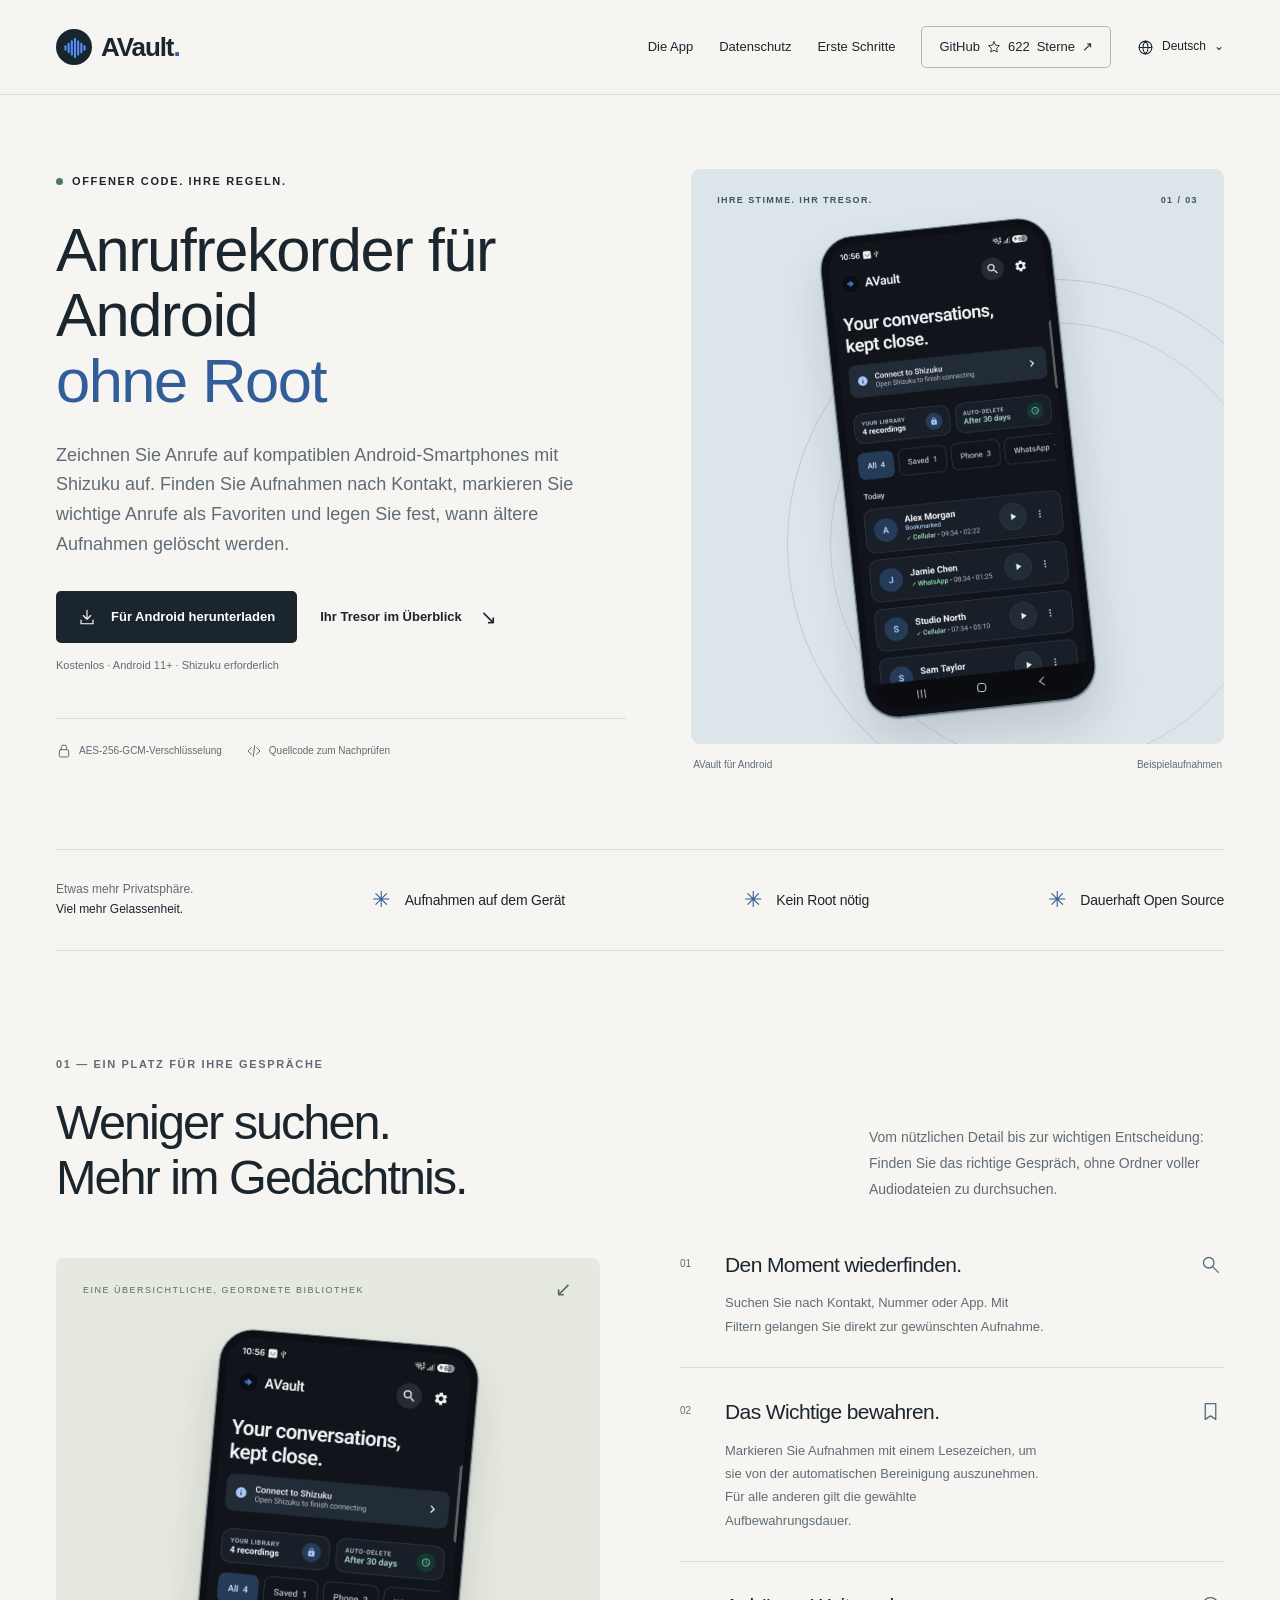
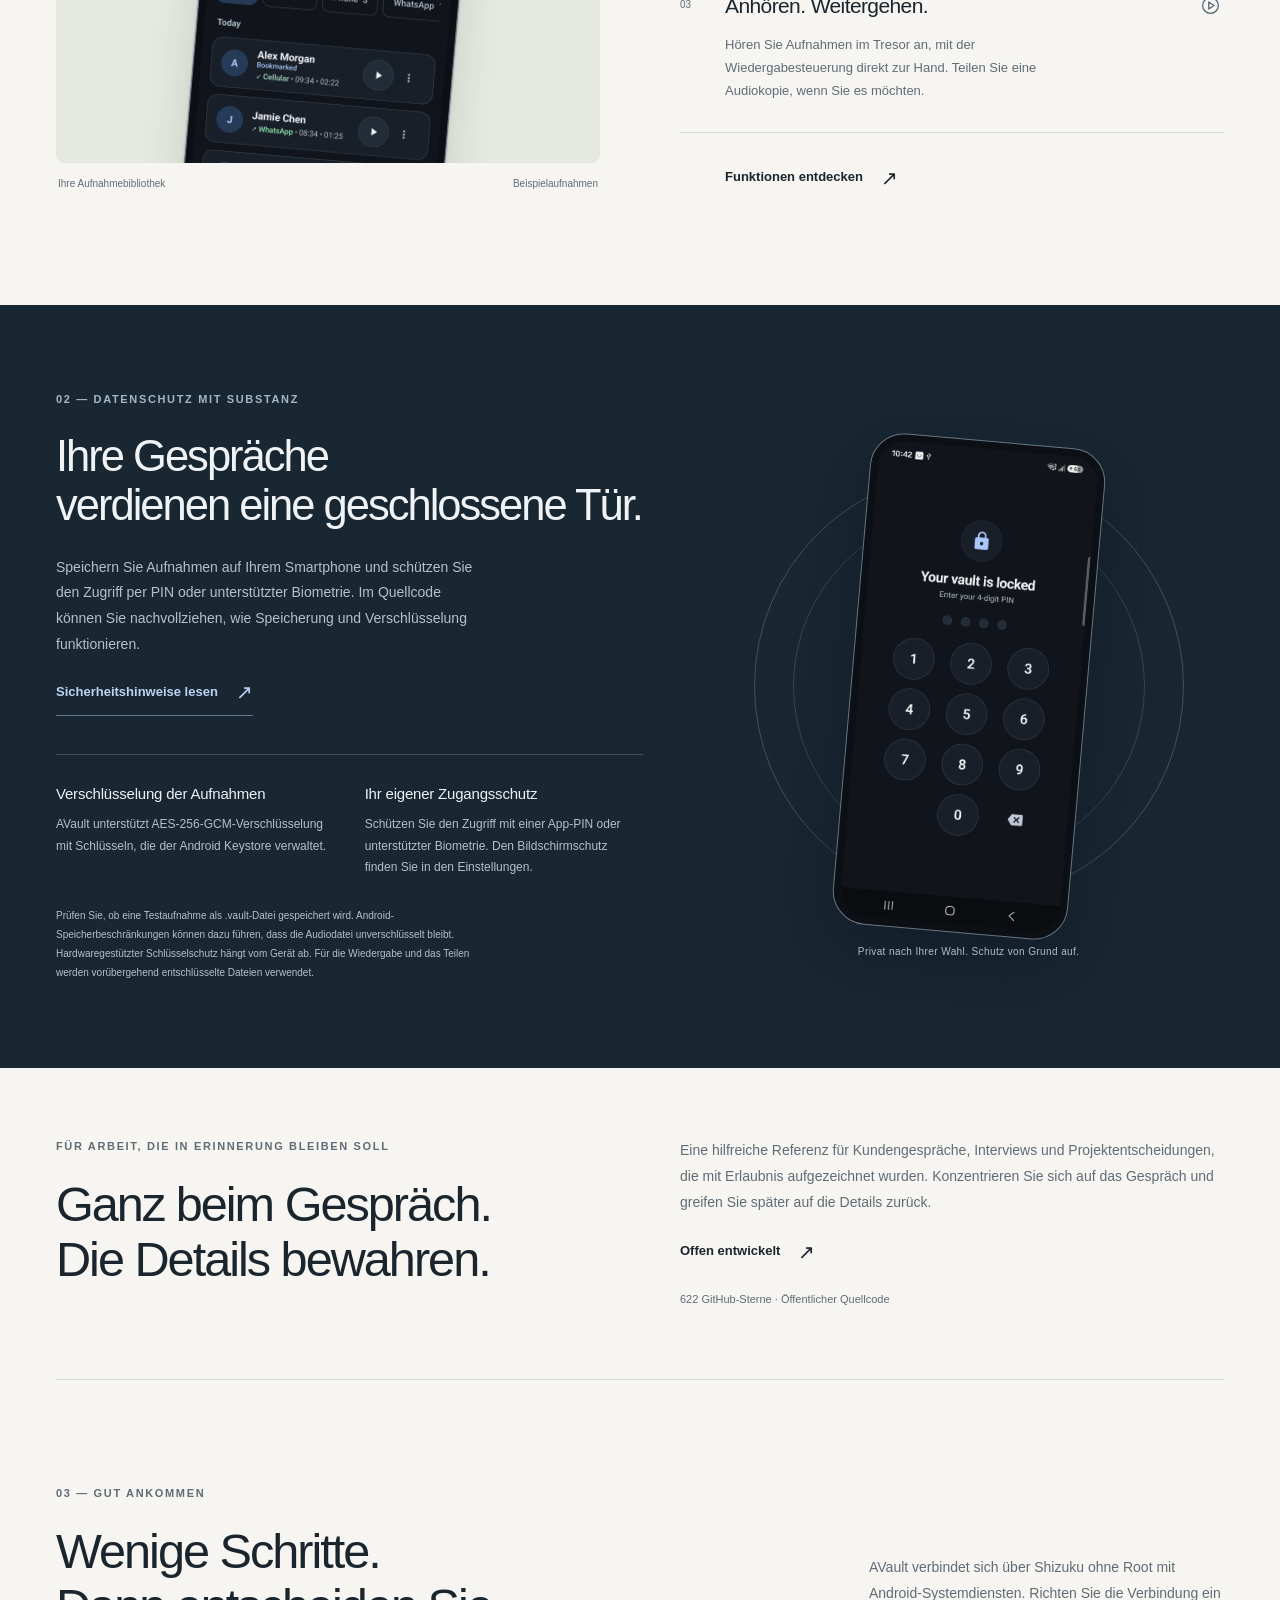
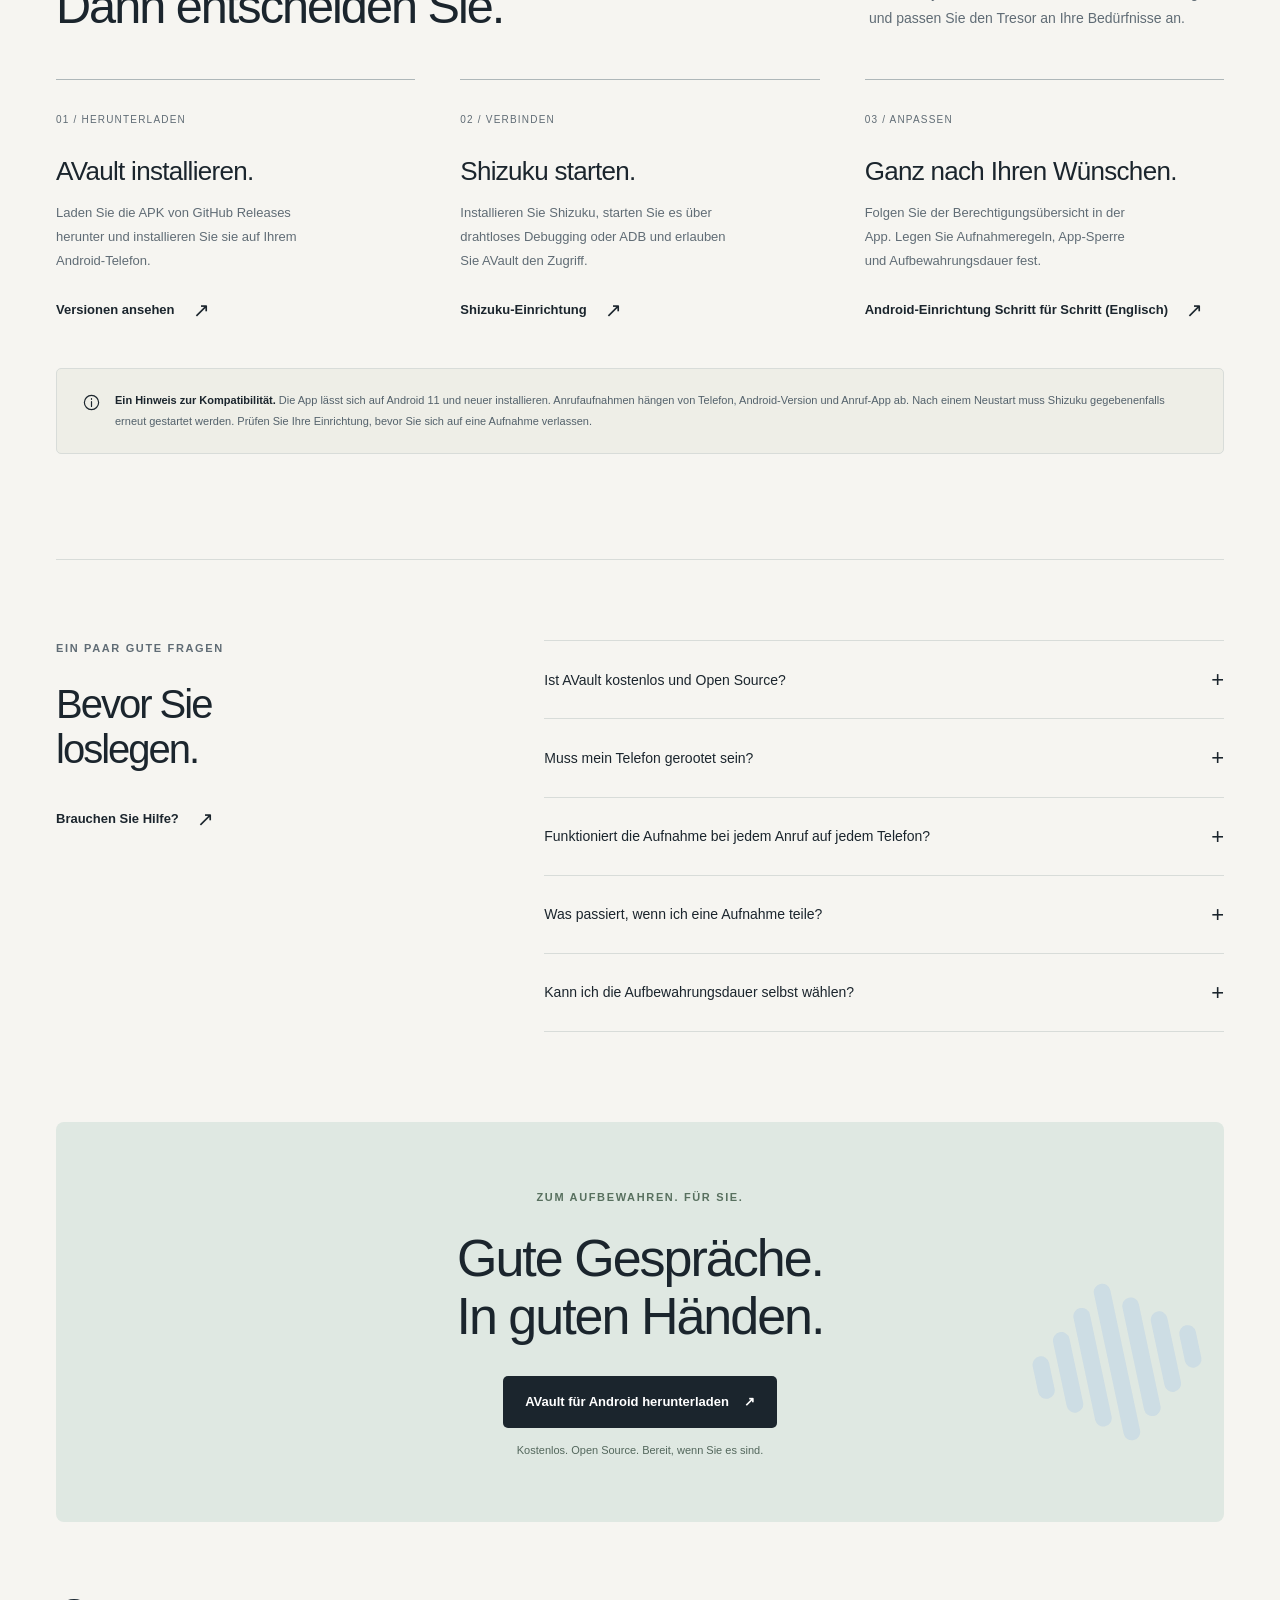
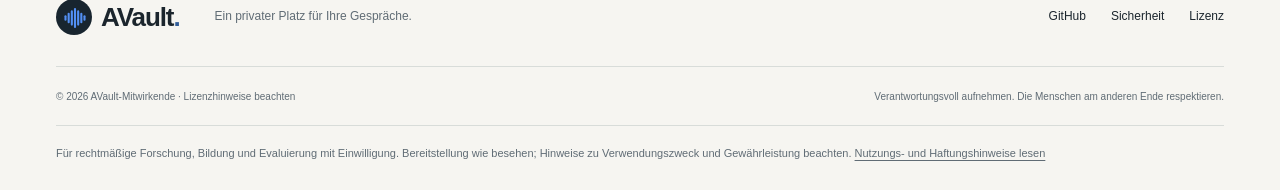
<file: docs/de/index.html>
<!doctype html>
<html lang="de" dir="ltr">
<head>
  <meta charset="utf-8">
  <meta name="viewport" content="width=device-width, initial-scale=1">
  <meta name="theme-color" content="#f6f5f1">
  <title>Anrufrekorder für Android ohne Root | AVault</title>
  <meta name="description" content="Laden Sie AVault herunter, einen kostenlosen Android-Anrufrekorder mit Shizuku ohne Root. Durchsuchen Sie Aufnahmen, richten Sie eine App-PIN ein und legen Sie die Aufbewahrungsdauer fest.">
  <meta name="robots" content="index,follow,max-image-preview:large">
  <link rel="canonical" href="https://arpanjot-coding.github.io/AVault/de/">
  <link rel="icon" type="image/png" href="../icon.png">
  <link rel="apple-touch-icon" href="../icon.png">
  <meta property="og:type" content="website">
  <meta property="og:locale" content="de_DE">
  <meta property="og:site_name" content="AVault">
  <meta property="og:url" content="https://arpanjot-coding.github.io/AVault/de/">
  <meta property="og:title" content="Anrufrekorder für Android ohne Root | AVault">
  <meta property="og:description" content="Laden Sie AVault herunter, einen kostenlosen Android-Anrufrekorder mit Shizuku ohne Root. Durchsuchen Sie Aufnahmen, richten Sie eine App-PIN ein und legen Sie die Aufbewahrungsdauer fest.">
  <meta property="og:image" content="https://arpanjot-coding.github.io/AVault/assets/social-card.jpg">
  <meta property="og:image:width" content="1199">
  <meta property="og:image:height" content="630">
  <meta property="og:image:alt" content="AVault — Das Gespräch bleibt. Und gehört Ihnen. Ihre Aufnahmebibliothek für Android.">
  <meta name="twitter:card" content="summary_large_image">
  <meta name="twitter:title" content="Anrufrekorder für Android ohne Root | AVault">
  <meta name="twitter:description" content="Laden Sie AVault herunter, einen kostenlosen Android-Anrufrekorder mit Shizuku ohne Root. Durchsuchen Sie Aufnahmen, richten Sie eine App-PIN ein und legen Sie die Aufbewahrungsdauer fest.">
  <meta name="twitter:image" content="https://arpanjot-coding.github.io/AVault/assets/social-card.jpg">
  <link rel="stylesheet" href="../styles.css">
  <link rel="preload" href="../assets/library.webp" as="image" type="image/webp">
  <script type="application/ld+json">{
  "@context": "https://schema.org",
  "@graph": [
    {
      "@type": "WebSite",
      "@id": "https://arpanjot-coding.github.io/AVault/#website",
      "name": "AVault",
      "url": "https://arpanjot-coding.github.io/AVault/"
    },
    {
      "@type": "WebPage",
      "isPartOf": {
        "@id": "https://arpanjot-coding.github.io/AVault/#website"
      },
      "mainEntity": {
        "@id": "https://arpanjot-coding.github.io/AVault/#app"
      },
      "@id": "https://arpanjot-coding.github.io/AVault/de/#page",
      "url": "https://arpanjot-coding.github.io/AVault/de/",
      "inLanguage": "de"
    },
    {
      "@type": "SoftwareApplication",
      "@id": "https://arpanjot-coding.github.io/AVault/#app",
      "name": "AVault",
      "operatingSystem": "Android 11 or later",
      "applicationCategory": "UtilitiesApplication",
      "description": "Laden Sie AVault herunter, einen kostenlosen Android-Anrufrekorder mit Shizuku ohne Root. Durchsuchen Sie Aufnahmen, richten Sie eine App-PIN ein und legen Sie die Aufbewahrungsdauer fest.",
      "url": "https://arpanjot-coding.github.io/AVault/",
      "downloadUrl": "https://github.com/arpanjot-coding/AVault/releases/latest",
      "sameAs": "https://github.com/arpanjot-coding/AVault",
      "screenshot": "https://arpanjot-coding.github.io/AVault/assets/library.webp",
      "offers": {
        "@type": "Offer",
        "price": 0
      }
    }
  ]
}</script>
  <script src="../site.js" defer></script>
<link rel="alternate" hreflang="en" href="https://arpanjot-coding.github.io/AVault/">
<link rel="alternate" hreflang="ru" href="https://arpanjot-coding.github.io/AVault/ru/">
<link rel="alternate" hreflang="zh-Hans" href="https://arpanjot-coding.github.io/AVault/zh/">
<link rel="alternate" hreflang="ja" href="https://arpanjot-coding.github.io/AVault/ja/">
<link rel="alternate" hreflang="vi" href="https://arpanjot-coding.github.io/AVault/vi/">
<link rel="alternate" hreflang="th" href="https://arpanjot-coding.github.io/AVault/th/">
<link rel="alternate" hreflang="hi" href="https://arpanjot-coding.github.io/AVault/hi/">
<link rel="alternate" hreflang="ar" href="https://arpanjot-coding.github.io/AVault/ar/">
<link rel="alternate" hreflang="fr" href="https://arpanjot-coding.github.io/AVault/fr/">
<link rel="alternate" hreflang="de" href="https://arpanjot-coding.github.io/AVault/de/">
<link rel="alternate" hreflang="es" href="https://arpanjot-coding.github.io/AVault/es/">
<link rel="alternate" hreflang="it" href="https://arpanjot-coding.github.io/AVault/it/">
<link rel="alternate" hreflang="x-default" href="https://arpanjot-coding.github.io/AVault/">
</head>
<body>
  <a class="skip-link" href="#main">Zum Inhalt springen</a>
  <header class="header"><div class="wrap navigation">
    <a class="brand" href="#" aria-label="AVault-Startseite"><span class="brand-icon"><img src="../logo.svg" width="38" height="38" alt=""></span>AVault<span class="brand-period">.</span></a>
    <button class="menu-toggle" type="button" aria-expanded="false" aria-controls="navigation-links">Menü <span aria-hidden="true">+</span></button>
    <nav id="navigation-links" aria-label="Hauptnavigation"><a href="#product">Die App</a><a href="#privacy">Datenschutz</a><a href="#setup">Erste Schritte</a><a class="nav-source" href="https://github.com/arpanjot-coding/AVault">GitHub <svg viewbox="0 0 24 24" aria-hidden="true"><path d="m12 3 2.8 5.8 6.4.9-4.6 4.5 1.1 6.4-5.7-3-5.7 3 1.1-6.4L2.8 9.7l6.4-.9z" /></svg><span data-github-stars title="GitHub snapshot: 11 November 2026">622</span><span class="star-label">Sterne</span><span aria-hidden="true">↗</span></a><details class="language-picker"><summary><svg viewBox="0 0 24 24" aria-hidden="true"><circle cx="12" cy="12" r="9"/><path d="M3 12h18M12 3c5 5 5 13 0 18-5-5-5-13 0-18"/></svg>Deutsch<span aria-hidden="true">⌄</span></summary><ul><li><a href=".././" lang="en" hreflang="en">English</a></li><li><a href="../ru/" lang="ru" hreflang="ru">Русский</a></li><li><a href="../zh/" lang="zh" hreflang="zh">简体中文</a></li><li><a href="../ja/" lang="ja" hreflang="ja">日本語</a></li><li><a href="../vi/" lang="vi" hreflang="vi">Tiếng Việt</a></li><li><a href="../th/" lang="th" hreflang="th">ไทย</a></li><li><a href="../hi/" lang="hi" hreflang="hi">हिन्दी</a></li><li><a href="../ar/" lang="ar" hreflang="ar">العربية</a></li><li><a href="../fr/" lang="fr" hreflang="fr">Français</a></li><li><a href="../de/" lang="de" hreflang="de" aria-current="page">Deutsch</a></li><li><a href="../es/" lang="es" hreflang="es">Español</a></li><li><a href="../it/" lang="it" hreflang="it">Italiano</a></li></ul></details></nav>
  </div></header>
  <main id="main">
    <section class="hero wrap" aria-labelledby="hero-title">
      <div class="hero-copy">
        <p class="eyebrow"><span class="status-dot"></span> OFFENER CODE. IHRE REGELN.</p>
        <h1 id="hero-title">Anrufrekorder für Android<br><em>ohne Root</em></h1>
        <p class="hero-description">Zeichnen Sie Anrufe auf kompatiblen Android-Smartphones mit Shizuku auf. Finden Sie Aufnahmen nach Kontakt, markieren Sie wichtige Anrufe als Favoriten und legen Sie fest, wann ältere Aufnahmen gelöscht werden.</p>
        <div class="hero-actions"><a class="button button-dark" href="https://github.com/arpanjot-coding/AVault/releases/latest"><svg viewbox="0 0 24 24" aria-hidden="true"><path d="M12 3v12m-5-5 5 5 5-5M4 16v5h16v-5" /></svg>Für Android herunterladen</a><a class="text-link" href="#product">Ihr Tresor im Überblick <span aria-hidden="true">↘</span></a></div>
        <p class="download-note">Kostenlos · Android 11+ · Shizuku erforderlich</p>
        <div class="hero-proof"><span><svg viewbox="0 0 24 24" aria-hidden="true"><rect x="5" y="10" width="14" height="11" rx="2" /><path d="M8 10V7a4 4 0 0 1 8 0v3" /></svg>AES-256-GCM-Verschlüsselung</span><span><svg viewbox="0 0 24 24" aria-hidden="true"><path d="m8 7-5 5 5 5m8-10 5 5-5 5m-3-13-2 16" /></svg>Quellcode zum Nachprüfen</span></div>
      </div>
      <figure class="hero-stage"><div class="hero-artwork"><div class="stage-top"><span>IHRE STIMME. IHR TRESOR.</span><span aria-hidden="true">01 / 03</span></div><div class="stage-orbit" aria-hidden="true"></div><div class="phone hero-phone"><img src="../assets/library.webp" width="1080" height="2340" alt="AVault-Aufnahmebibliothek mit Suche, Lesezeichen und Anruffiltern. Gezeigt werden Beispielaufnahmen." fetchpriority="high"></div></div><figcaption><span>AVault für Android</span><span>Beispielaufnahmen</span></figcaption></figure>
    </section>
    <div class="principles wrap" aria-label="Unsere Produktprinzipien"><p>Etwas mehr Privatsphäre.<br><strong>Viel mehr Gelassenheit.</strong></p><span>Aufnahmen auf dem Gerät</span><span>Kein Root nötig</span><span>Dauerhaft Open Source</span></div>
    <section class="product-section wrap section" id="product" aria-labelledby="product-title">
      <div class="section-heading"><p class="eyebrow">01 — EIN PLATZ FÜR IHRE GESPRÄCHE</p><div class="heading-row"><h2 id="product-title">Weniger suchen.<br>Mehr im Gedächtnis.</h2><p>Vom nützlichen Detail bis zur wichtigen Entscheidung: Finden Sie das richtige Gespräch, ohne Ordner voller Audiodateien zu durchsuchen.</p></div></div>
      <div class="product-layout"><figure class="product-figure"><div class="product-visual"><div class="product-visual-caption"><span>EINE ÜBERSICHTLICHE, GEORDNETE BIBLIOTHEK</span><span aria-hidden="true">↙</span></div><div class="phone secondary-phone"><img src="../assets/library.webp" width="1080" height="2340" alt="Die AVault-Bibliothek mit nach Datum geordneten Beispielgesprächen." loading="lazy"></div></div><figcaption><span>Ihre Aufnahmebibliothek</span><span>Beispielaufnahmen</span></figcaption></figure>
        <div class="feature-list">
          <article><span class="feature-number">01</span><div><h3>Den Moment wiederfinden.</h3><p>Suchen Sie nach Kontakt, Nummer oder App. Mit Filtern gelangen Sie direkt zur gewünschten Aufnahme.</p></div><svg viewbox="0 0 24 24" aria-hidden="true"><circle cx="10" cy="10" r="6" /><path d="m15 15 6 6" /></svg></article>
          <article><span class="feature-number">02</span><div><h3>Das Wichtige bewahren.</h3><p>Markieren Sie Aufnahmen mit einem Lesezeichen, um sie von der automatischen Bereinigung auszunehmen. Für alle anderen gilt die gewählte Aufbewahrungsdauer.</p></div><svg viewbox="0 0 24 24" aria-hidden="true"><path d="M6 3h12v18l-6-4-6 4z" /></svg></article>
          <article><span class="feature-number">03</span><div><h3>Anhören. Weitergehen.</h3><p>Hören Sie Aufnahmen im Tresor an, mit der Wiedergabesteuerung direkt zur Hand. Teilen Sie eine Audiokopie, wenn Sie es möchten.</p></div><svg viewbox="0 0 24 24" aria-hidden="true"><circle cx="12" cy="12" r="9" /><path d="m10 8 6 4-6 4z" /></svg></article>
          <a class="text-link feature-link" href="https://github.com/arpanjot-coding/AVault#features">Funktionen entdecken <span aria-hidden="true">↗</span></a>
        </div>
      </div>
    </section>
    <section class="privacy-section" id="privacy" aria-labelledby="privacy-title"><div class="wrap privacy-layout">
      <div class="privacy-copy"><p class="eyebrow">02 — DATENSCHUTZ MIT SUBSTANZ</p><h2 id="privacy-title">Ihre Gespräche<br>verdienen eine geschlossene Tür.</h2><p>Speichern Sie Aufnahmen auf Ihrem Smartphone und schützen Sie den Zugriff per PIN oder unterstützter Biometrie. Im Quellcode können Sie nachvollziehen, wie Speicherung und Verschlüsselung funktionieren.</p><a class="text-link" href="https://github.com/arpanjot-coding/AVault/blob/main/SECURITY.md">Sicherheitshinweise lesen <span aria-hidden="true">↗</span></a><div class="security-details"><article><h3>Verschlüsselung der Aufnahmen</h3><p>AVault unterstützt AES-256-GCM-Verschlüsselung mit Schlüsseln, die der Android Keystore verwaltet.</p></article><article><h3>Ihr eigener Zugangsschutz</h3><p>Schützen Sie den Zugriff mit einer App-PIN oder unterstützter Biometrie. Den Bildschirmschutz finden Sie in den Einstellungen.</p></article></div><p class="privacy-footnote">Prüfen Sie, ob eine Testaufnahme als .vault-Datei gespeichert wird. Android-Speicherbeschränkungen können dazu führen, dass die Audiodatei unverschlüsselt bleibt. Hardwaregestützter Schlüsselschutz hängt vom Gerät ab. Für die Wiedergabe und das Teilen werden vorübergehend entschlüsselte Dateien verwendet.</p></div>
      <figure class="privacy-visual"><div class="privacy-ring" aria-hidden="true"></div><div class="phone lock-phone"><img src="../assets/lock.webp" width="1080" height="2340" alt="AVault-Sperrbildschirm mit Tastatur für eine vierstellige PIN." loading="lazy"></div><figcaption>Privat nach Ihrer Wahl. Schutz von Grund auf.</figcaption></figure>
    </div></section>
    <section class="professional-section wrap" aria-labelledby="professional-title"><div><p class="eyebrow">FÜR ARBEIT, DIE IN ERINNERUNG BLEIBEN SOLL</p><h2 id="professional-title">Ganz beim Gespräch.<br>Die Details bewahren.</h2></div><div><p>Eine hilfreiche Referenz für Kundengespräche, Interviews und Projektentscheidungen, die mit Erlaubnis aufgezeichnet wurden. Konzentrieren Sie sich auf das Gespräch und greifen Sie später auf die Details zurück.</p><a class="text-link" href="https://github.com/arpanjot-coding/AVault">Offen entwickelt <span aria-hidden="true">↗</span></a><p class="project-proof"><span data-github-stars title="GitHub snapshot: 11 November 2026">622</span> GitHub-Sterne · Öffentlicher Quellcode</p></div></section>
    <section class="setup-section wrap section" id="setup" aria-labelledby="setup-title">
      <div class="section-heading"><p class="eyebrow">03 — GUT ANKOMMEN</p><div class="heading-row"><h2 id="setup-title">Wenige Schritte.<br>Dann entscheiden Sie.</h2><p>AVault verbindet sich über Shizuku ohne Root mit Android-Systemdiensten. Richten Sie die Verbindung ein und passen Sie den Tresor an Ihre Bedürfnisse an.</p></div></div>
      <ol class="setup-steps">
        <li><span class="step-index">01 / HERUNTERLADEN</span><h3>AVault installieren.</h3><p>Laden Sie die APK von GitHub Releases herunter und installieren Sie sie auf Ihrem Android-Telefon.</p><a class="text-link" href="https://github.com/arpanjot-coding/AVault/releases/latest">Versionen ansehen <span aria-hidden="true">↗</span></a></li>
        <li><span class="step-index">02 / VERBINDEN</span><h3>Shizuku starten.</h3><p>Installieren Sie Shizuku, starten Sie es über drahtloses Debugging oder ADB und erlauben Sie AVault den Zugriff.</p><a class="text-link" href="https://shizuku.rikka.app/guide/setup/">Shizuku-Einrichtung <span aria-hidden="true">↗</span></a></li>
        <li><span class="step-index">03 / ANPASSEN</span><h3>Ganz nach Ihren Wünschen.</h3><p>Folgen Sie der Berechtigungsübersicht in der App. Legen Sie Aufnahmeregeln, App-Sperre und Aufbewahrungsdauer fest.</p><a class="text-link" href="../guides/android-call-recording/" hreflang="en">Android-Einrichtung Schritt für Schritt (Englisch) <span aria-hidden="true">↗</span></a></li>
      </ol>
      <div class="compatibility-note"><svg viewbox="0 0 24 24" aria-hidden="true"><circle cx="12" cy="12" r="9" /><path d="M12 11v6m0-10v1" /></svg><p><strong>Ein Hinweis zur Kompatibilität.</strong> Die App lässt sich auf Android 11 und neuer installieren. Anrufaufnahmen hängen von Telefon, Android-Version und Anruf-App ab. Nach einem Neustart muss Shizuku gegebenenfalls erneut gestartet werden. Prüfen Sie Ihre Einrichtung, bevor Sie sich auf eine Aufnahme verlassen.</p></div>
    </section>
    <section class="faq-section wrap section" aria-labelledby="faq-title"><div><p class="eyebrow">EIN PAAR GUTE FRAGEN</p><h2 id="faq-title">Bevor Sie<br> loslegen.</h2><a class="text-link" href="https://github.com/arpanjot-coding/AVault/issues">Brauchen Sie Hilfe? <span aria-hidden="true">↗</span></a></div><div class="faq-list">
      <details><summary>Ist AVault kostenlos und Open Source?<span aria-hidden="true">+</span></summary><p>Ja. AVault ist kostenlos und der Quellcode ist öffentlich. Das Repository enthält eine MIT-LICENSE-Datei und GPL-Hinweise in Quelldateien; lesen Sie vor einer Weiterverbreitung die Lizenzhinweise. Sie können den Code prüfen und auf GitHub mitarbeiten.</p></details>
      <details><summary>Muss mein Telefon gerootet sein?<span aria-hidden="true">+</span></summary><p>Nein. AVault nutzt Shizuku für den Zugriff auf die zur Aufnahme benötigten Systemdienste. Bei der Einrichtung müssen Sie Shizuku starten und die erforderlichen Berechtigungen erteilen.</p></details>
      <details><summary>Funktioniert die Aufnahme bei jedem Anruf auf jedem Telefon?<span aria-hidden="true">+</span></summary><p>Die Unterstützung unterscheidet sich je nach Hersteller, Android-Version und Anruf-App. Drittanbieter-Apps können die Aufnahme selbst einschränken. Bestätigen Sie Ihre Konfiguration mit einer Testaufnahme.</p></details>
      <details><summary>Was passiert, wenn ich eine Aufnahme teile?<span aria-hidden="true">+</span></summary><p>Beim Teilen einer verschlüsselten Aufnahme entsteht eine entschlüsselte Audiokopie für die ausgewählte App. Diese Kopie liegt außerhalb des Tresorschutzes. Teilen Sie nur mit einem Ziel, dem Sie vertrauen.</p></details>
      <details><summary>Kann ich die Aufbewahrungsdauer selbst wählen?<span aria-hidden="true">+</span></summary><p>Ja. Aktivieren Sie das automatische Löschen und wählen Sie die Dauer in den Einstellungen. Aufnahmen mit Lesezeichen sind davon ausgenommen. Sie können das automatische Löschen auch deaktiviert lassen.</p></details>
    </div></section>
    <section class="closing wrap" aria-labelledby="closing-title"><div class="closing-wave" aria-hidden="true"><img src="../logo.svg" width="120" height="120" alt=""></div><p class="eyebrow">ZUM AUFBEWAHREN. FÜR SIE.</p><h2 id="closing-title">Gute Gespräche.<br>In guten Händen.</h2><a class="button button-dark" href="https://github.com/arpanjot-coding/AVault/releases/latest">AVault für Android herunterladen <span aria-hidden="true">↗</span></a><p class="download-note">Kostenlos. Open Source. Bereit, wenn Sie es sind.</p></section>
  </main>
  <footer class="footer wrap"><div class="footer-top"><a class="brand" href="#"><span class="brand-icon"><img src="../logo.svg" width="38" height="38" alt=""></span>AVault<span class="brand-period">.</span></a><p>Ein privater Platz für Ihre Gespräche.</p><nav aria-label="Navigation im Fußbereich"><a href="https://github.com/arpanjot-coding/AVault">GitHub</a><a href="https://github.com/arpanjot-coding/AVault/blob/main/SECURITY.md">Sicherheit</a><a href="https://github.com/arpanjot-coding/AVault/blob/main/LICENSE">Lizenz</a></nav></div><div class="footer-bottom"><p>© 2026 AVault-Mitwirkende · Lizenzhinweise beachten</p><p>Verantwortungsvoll aufnehmen. Die Menschen am anderen Ende respektieren.</p></div><p class="use-notice">Für rechtmäßige Forschung, Bildung und Evaluierung mit Einwilligung. Bereitstellung wie besehen; Hinweise zu Verwendungszweck und Gewährleistung beachten. <a href="https://github.com/arpanjot-coding/AVault/blob/main/DISCLAIMER.md">Nutzungs- und Haftungshinweise lesen</a></p></footer>
</body>
</html>
</file>
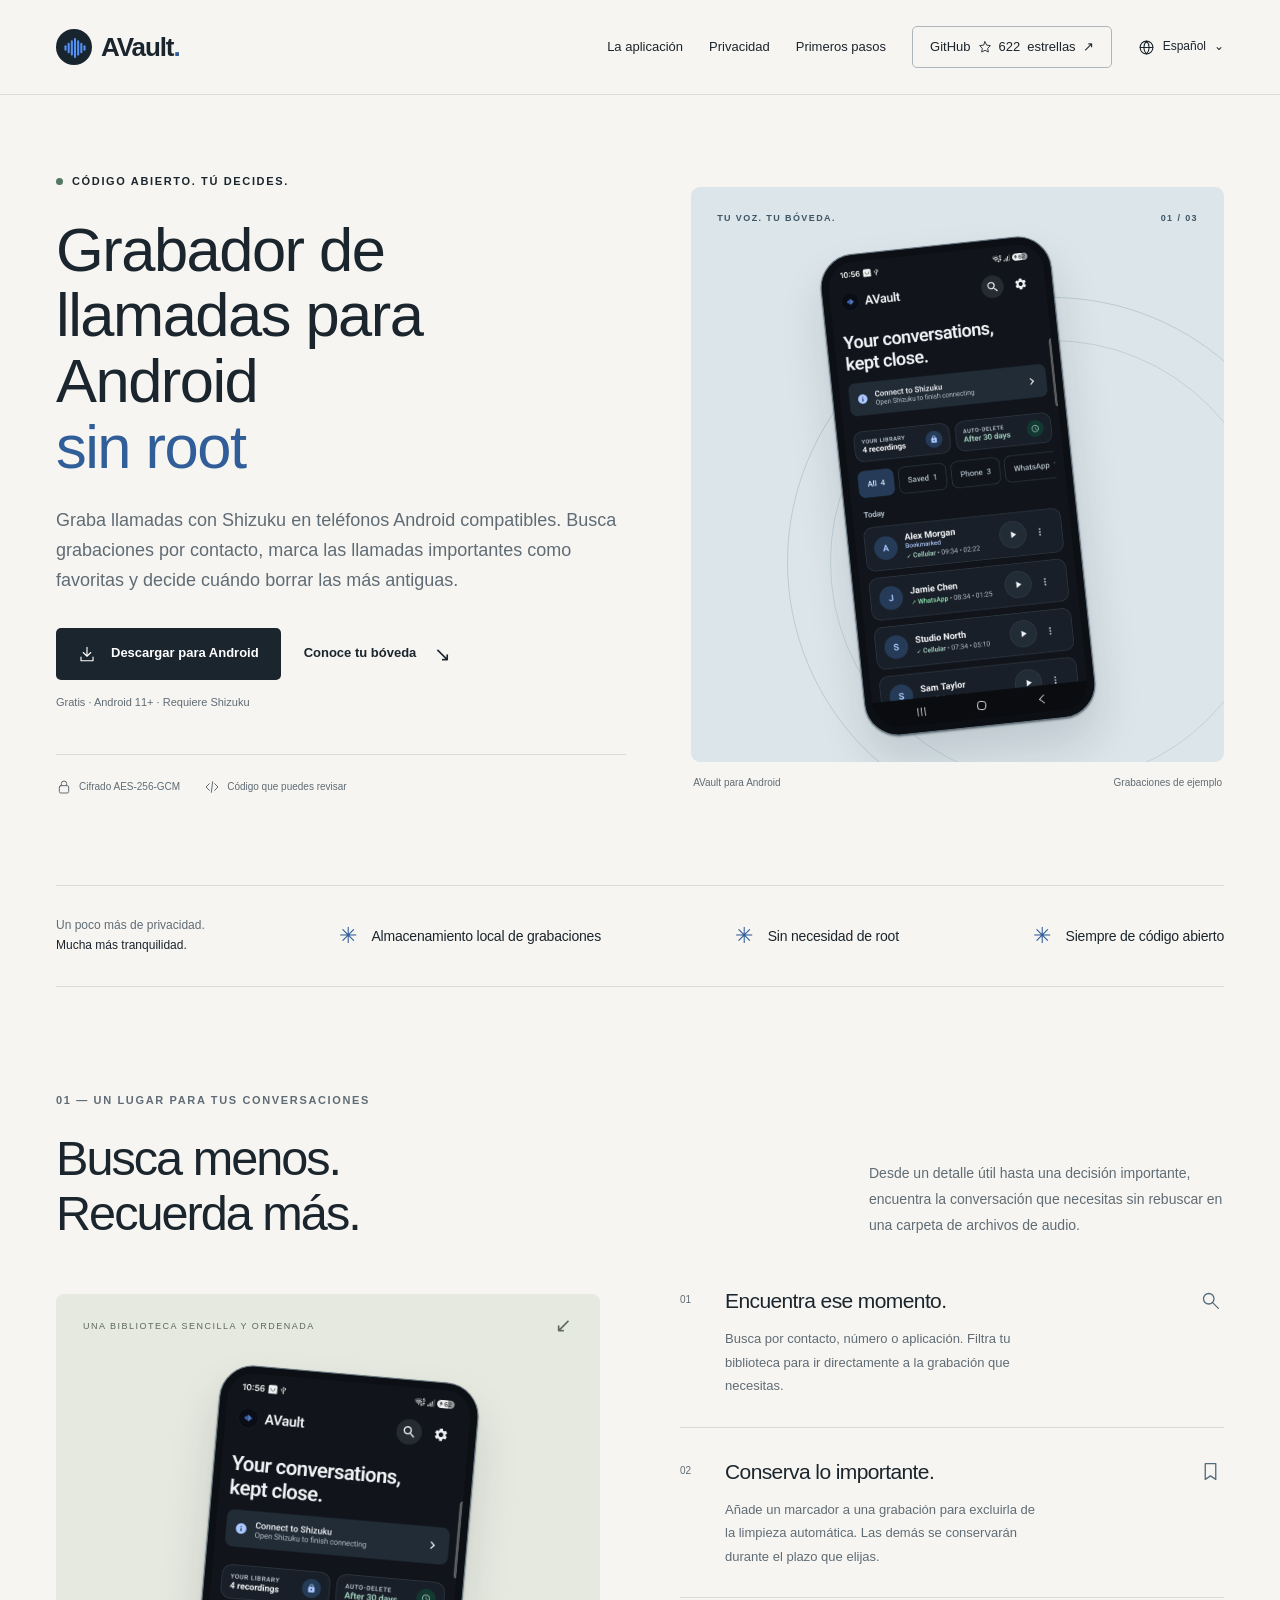
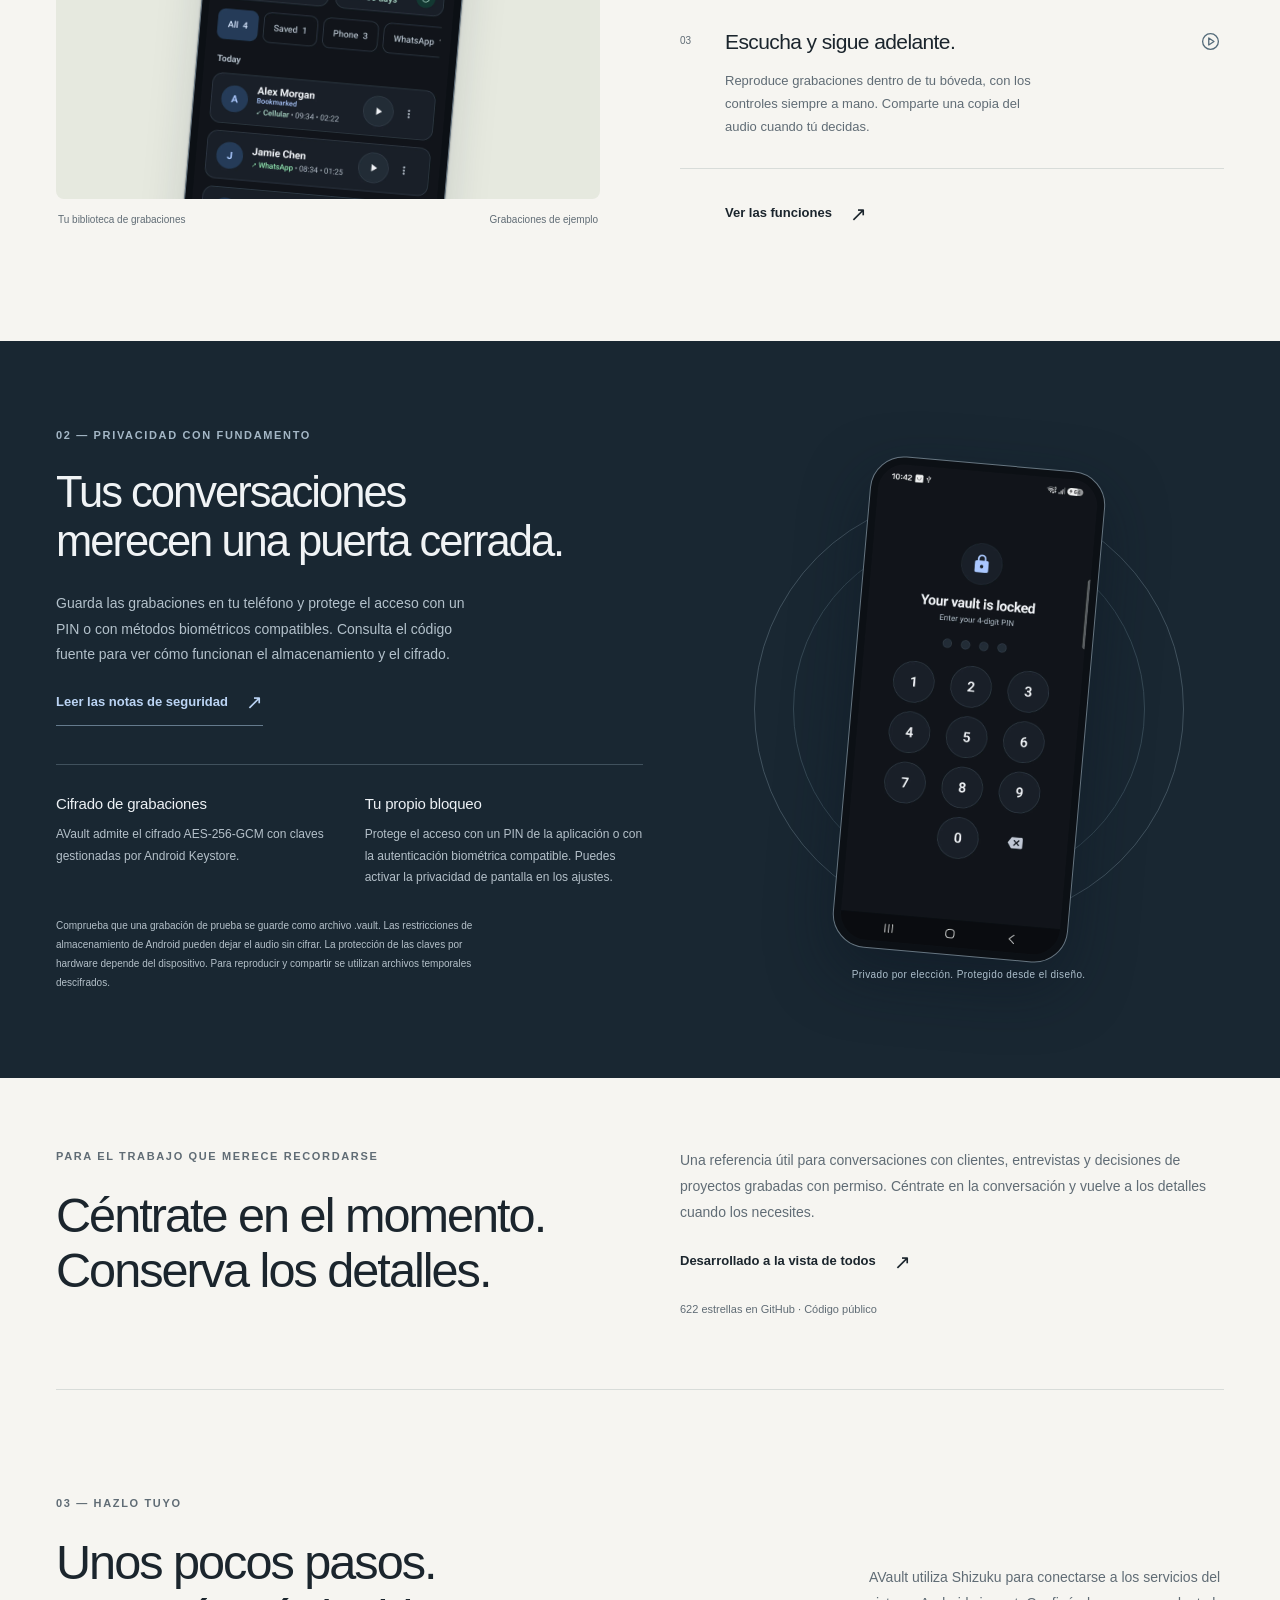
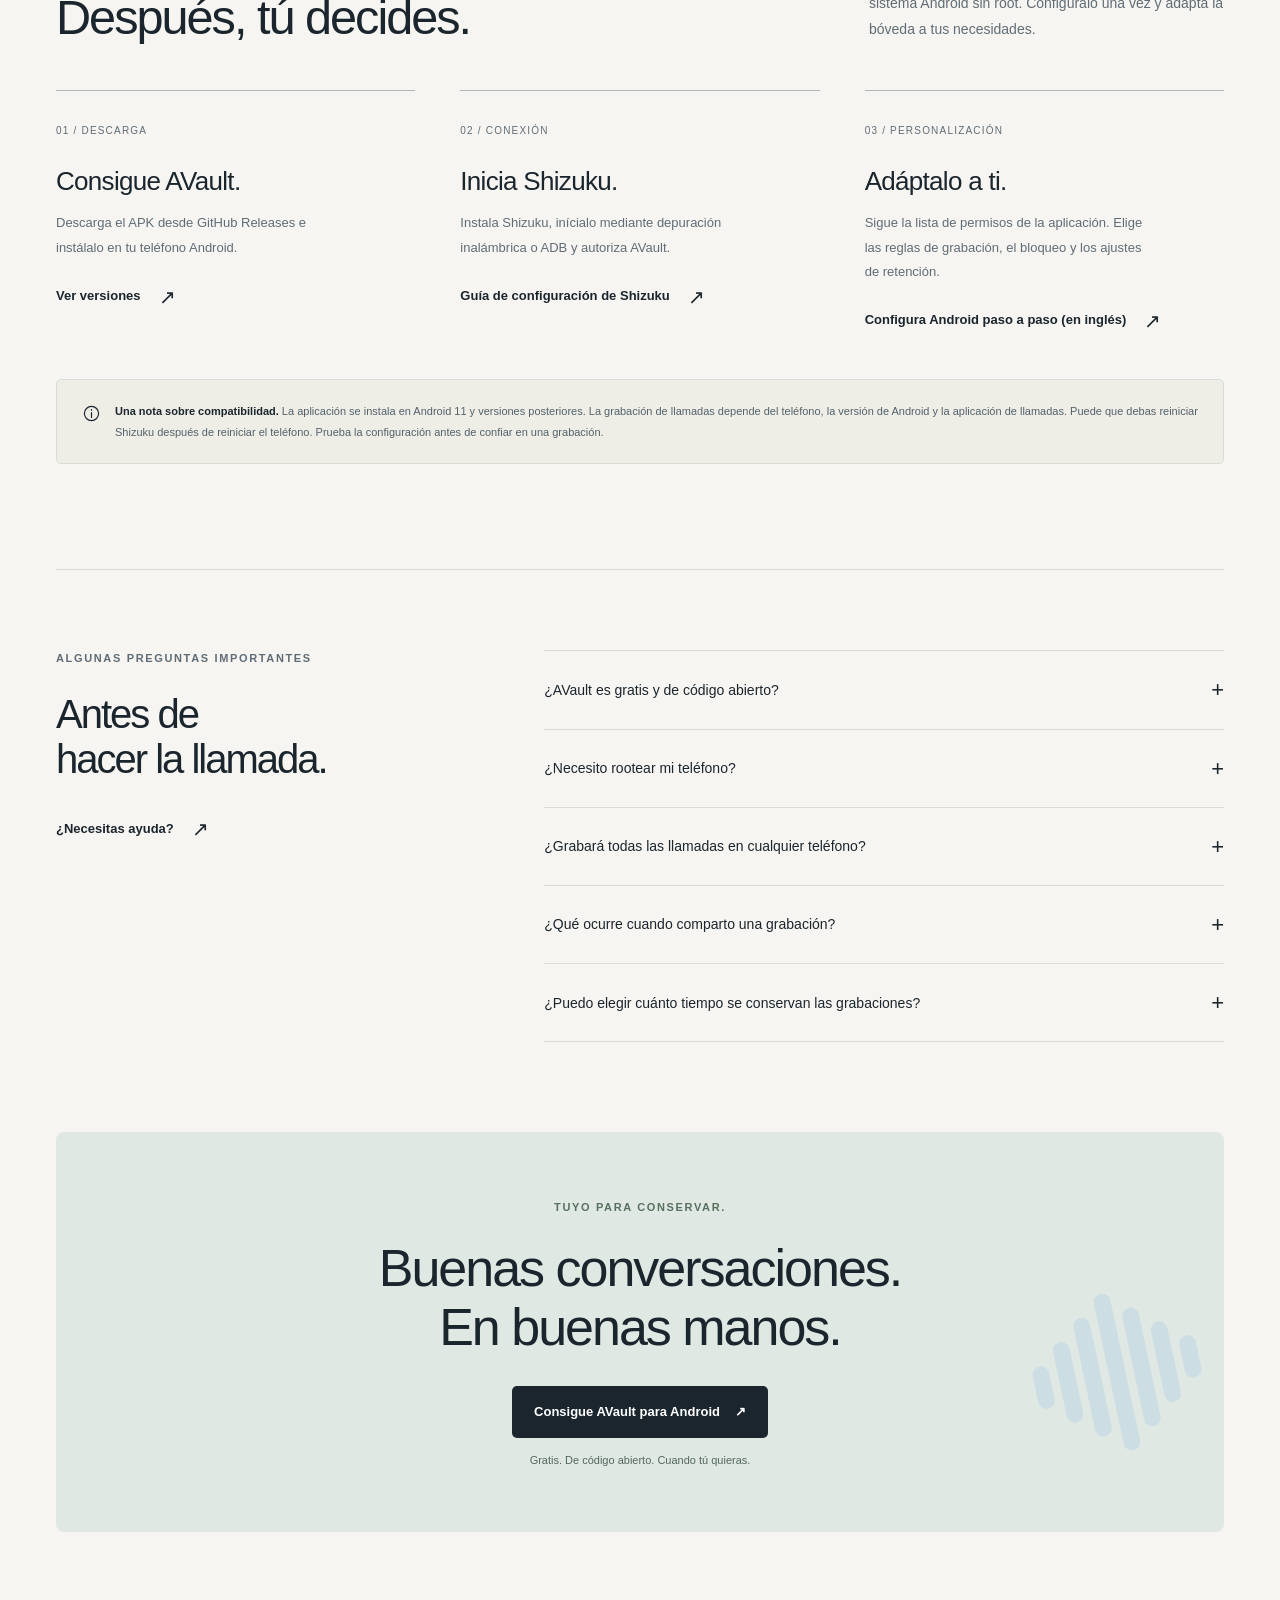
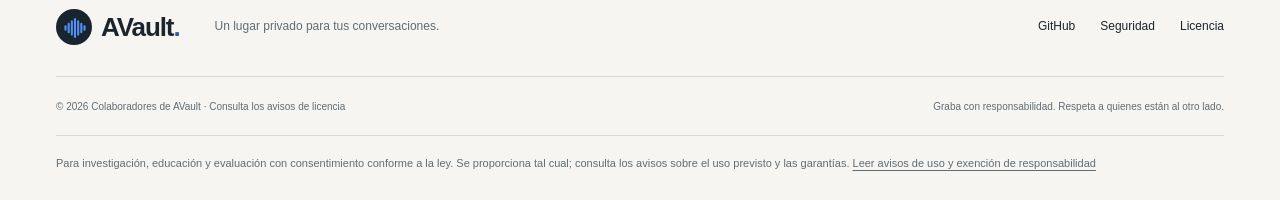
<file: docs/es/index.html>
<!doctype html>
<html lang="es" dir="ltr">
<head>
  <meta charset="utf-8">
  <meta name="viewport" content="width=device-width, initial-scale=1">
  <meta name="theme-color" content="#f6f5f1">
  <title>Grabador de llamadas para Android sin root | AVault</title>
  <meta name="description" content="Descarga AVault, un grabador de llamadas gratuito para Android que usa Shizuku sin root. Busca grabaciones, configura un PIN y decide cuánto tiempo conservarlas.">
  <meta name="robots" content="index,follow,max-image-preview:large">
  <link rel="canonical" href="https://arpanjot-coding.github.io/AVault/es/">
  <link rel="icon" type="image/png" href="../icon.png">
  <link rel="apple-touch-icon" href="../icon.png">
  <meta property="og:type" content="website">
  <meta property="og:locale" content="es_ES">
  <meta property="og:site_name" content="AVault">
  <meta property="og:url" content="https://arpanjot-coding.github.io/AVault/es/">
  <meta property="og:title" content="Grabador de llamadas para Android sin root | AVault">
  <meta property="og:description" content="Descarga AVault, un grabador de llamadas gratuito para Android que usa Shizuku sin root. Busca grabaciones, configura un PIN y decide cuánto tiempo conservarlas.">
  <meta property="og:image" content="https://arpanjot-coding.github.io/AVault/assets/social-card.jpg">
  <meta property="og:image:width" content="1199">
  <meta property="og:image:height" content="630">
  <meta property="og:image:alt" content="AVault — Guarda la llamada. Que siga siendo tuya. Tu biblioteca de grabaciones para Android.">
  <meta name="twitter:card" content="summary_large_image">
  <meta name="twitter:title" content="Grabador de llamadas para Android sin root | AVault">
  <meta name="twitter:description" content="Descarga AVault, un grabador de llamadas gratuito para Android que usa Shizuku sin root. Busca grabaciones, configura un PIN y decide cuánto tiempo conservarlas.">
  <meta name="twitter:image" content="https://arpanjot-coding.github.io/AVault/assets/social-card.jpg">
  <link rel="stylesheet" href="../styles.css">
  <link rel="preload" href="../assets/library.webp" as="image" type="image/webp">
  <script type="application/ld+json">{
  "@context": "https://schema.org",
  "@graph": [
    {
      "@type": "WebSite",
      "@id": "https://arpanjot-coding.github.io/AVault/#website",
      "name": "AVault",
      "url": "https://arpanjot-coding.github.io/AVault/"
    },
    {
      "@type": "WebPage",
      "isPartOf": {
        "@id": "https://arpanjot-coding.github.io/AVault/#website"
      },
      "mainEntity": {
        "@id": "https://arpanjot-coding.github.io/AVault/#app"
      },
      "@id": "https://arpanjot-coding.github.io/AVault/es/#page",
      "url": "https://arpanjot-coding.github.io/AVault/es/",
      "inLanguage": "es"
    },
    {
      "@type": "SoftwareApplication",
      "@id": "https://arpanjot-coding.github.io/AVault/#app",
      "name": "AVault",
      "operatingSystem": "Android 11 or later",
      "applicationCategory": "UtilitiesApplication",
      "description": "Descarga AVault, un grabador de llamadas gratuito para Android que usa Shizuku sin root. Busca grabaciones, configura un PIN y decide cuánto tiempo conservarlas.",
      "url": "https://arpanjot-coding.github.io/AVault/",
      "downloadUrl": "https://github.com/arpanjot-coding/AVault/releases/latest",
      "sameAs": "https://github.com/arpanjot-coding/AVault",
      "screenshot": "https://arpanjot-coding.github.io/AVault/assets/library.webp",
      "offers": {
        "@type": "Offer",
        "price": 0
      }
    }
  ]
}</script>
  <script src="../site.js" defer></script>
<link rel="alternate" hreflang="en" href="https://arpanjot-coding.github.io/AVault/">
<link rel="alternate" hreflang="ru" href="https://arpanjot-coding.github.io/AVault/ru/">
<link rel="alternate" hreflang="zh-Hans" href="https://arpanjot-coding.github.io/AVault/zh/">
<link rel="alternate" hreflang="ja" href="https://arpanjot-coding.github.io/AVault/ja/">
<link rel="alternate" hreflang="vi" href="https://arpanjot-coding.github.io/AVault/vi/">
<link rel="alternate" hreflang="th" href="https://arpanjot-coding.github.io/AVault/th/">
<link rel="alternate" hreflang="hi" href="https://arpanjot-coding.github.io/AVault/hi/">
<link rel="alternate" hreflang="ar" href="https://arpanjot-coding.github.io/AVault/ar/">
<link rel="alternate" hreflang="fr" href="https://arpanjot-coding.github.io/AVault/fr/">
<link rel="alternate" hreflang="de" href="https://arpanjot-coding.github.io/AVault/de/">
<link rel="alternate" hreflang="es" href="https://arpanjot-coding.github.io/AVault/es/">
<link rel="alternate" hreflang="it" href="https://arpanjot-coding.github.io/AVault/it/">
<link rel="alternate" hreflang="x-default" href="https://arpanjot-coding.github.io/AVault/">
</head>
<body>
  <a class="skip-link" href="#main">Ir al contenido</a>
  <header class="header"><div class="wrap navigation">
    <a class="brand" href="#" aria-label="Inicio de AVault"><span class="brand-icon"><img src="../logo.svg" width="38" height="38" alt=""></span>AVault<span class="brand-period">.</span></a>
    <button class="menu-toggle" type="button" aria-expanded="false" aria-controls="navigation-links">Menú <span aria-hidden="true">+</span></button>
    <nav id="navigation-links" aria-label="Navegación principal"><a href="#product">La aplicación</a><a href="#privacy">Privacidad</a><a href="#setup">Primeros pasos</a><a class="nav-source" href="https://github.com/arpanjot-coding/AVault">GitHub <svg viewbox="0 0 24 24" aria-hidden="true"><path d="m12 3 2.8 5.8 6.4.9-4.6 4.5 1.1 6.4-5.7-3-5.7 3 1.1-6.4L2.8 9.7l6.4-.9z" /></svg><span data-github-stars title="GitHub snapshot: 11 November 2026">622</span><span class="star-label">estrellas</span><span aria-hidden="true">↗</span></a><details class="language-picker"><summary><svg viewBox="0 0 24 24" aria-hidden="true"><circle cx="12" cy="12" r="9"/><path d="M3 12h18M12 3c5 5 5 13 0 18-5-5-5-13 0-18"/></svg>Español<span aria-hidden="true">⌄</span></summary><ul><li><a href=".././" lang="en" hreflang="en">English</a></li><li><a href="../ru/" lang="ru" hreflang="ru">Русский</a></li><li><a href="../zh/" lang="zh" hreflang="zh">简体中文</a></li><li><a href="../ja/" lang="ja" hreflang="ja">日本語</a></li><li><a href="../vi/" lang="vi" hreflang="vi">Tiếng Việt</a></li><li><a href="../th/" lang="th" hreflang="th">ไทย</a></li><li><a href="../hi/" lang="hi" hreflang="hi">हिन्दी</a></li><li><a href="../ar/" lang="ar" hreflang="ar">العربية</a></li><li><a href="../fr/" lang="fr" hreflang="fr">Français</a></li><li><a href="../de/" lang="de" hreflang="de">Deutsch</a></li><li><a href="../es/" lang="es" hreflang="es" aria-current="page">Español</a></li><li><a href="../it/" lang="it" hreflang="it">Italiano</a></li></ul></details></nav>
  </div></header>
  <main id="main">
    <section class="hero wrap" aria-labelledby="hero-title">
      <div class="hero-copy">
        <p class="eyebrow"><span class="status-dot"></span> CÓDIGO ABIERTO. TÚ DECIDES.</p>
        <h1 id="hero-title">Grabador de llamadas para Android<br><em>sin root</em></h1>
        <p class="hero-description">Graba llamadas con Shizuku en teléfonos Android compatibles. Busca grabaciones por contacto, marca las llamadas importantes como favoritas y decide cuándo borrar las más antiguas.</p>
        <div class="hero-actions"><a class="button button-dark" href="https://github.com/arpanjot-coding/AVault/releases/latest"><svg viewbox="0 0 24 24" aria-hidden="true"><path d="M12 3v12m-5-5 5 5 5-5M4 16v5h16v-5" /></svg>Descargar para Android</a><a class="text-link" href="#product">Conoce tu bóveda <span aria-hidden="true">↘</span></a></div>
        <p class="download-note">Gratis · Android 11+ · Requiere Shizuku</p>
        <div class="hero-proof"><span><svg viewbox="0 0 24 24" aria-hidden="true"><rect x="5" y="10" width="14" height="11" rx="2" /><path d="M8 10V7a4 4 0 0 1 8 0v3" /></svg>Cifrado AES-256-GCM</span><span><svg viewbox="0 0 24 24" aria-hidden="true"><path d="m8 7-5 5 5 5m8-10 5 5-5 5m-3-13-2 16" /></svg>Código que puedes revisar</span></div>
      </div>
      <figure class="hero-stage"><div class="hero-artwork"><div class="stage-top"><span>TU VOZ. TU BÓVEDA.</span><span aria-hidden="true">01 / 03</span></div><div class="stage-orbit" aria-hidden="true"></div><div class="phone hero-phone"><img src="../assets/library.webp" width="1080" height="2340" alt="Biblioteca de grabaciones de AVault con búsqueda, marcadores y filtros de llamadas. Se muestran grabaciones de ejemplo." fetchpriority="high"></div></div><figcaption><span>AVault para Android</span><span>Grabaciones de ejemplo</span></figcaption></figure>
    </section>
    <div class="principles wrap" aria-label="Principios del producto"><p>Un poco más de privacidad.<br><strong>Mucha más tranquilidad.</strong></p><span>Almacenamiento local de grabaciones</span><span>Sin necesidad de root</span><span>Siempre de código abierto</span></div>
    <section class="product-section wrap section" id="product" aria-labelledby="product-title">
      <div class="section-heading"><p class="eyebrow">01 — UN LUGAR PARA TUS CONVERSACIONES</p><div class="heading-row"><h2 id="product-title">Busca menos.<br>Recuerda más.</h2><p>Desde un detalle útil hasta una decisión importante, encuentra la conversación que necesitas sin rebuscar en una carpeta de archivos de audio.</p></div></div>
      <div class="product-layout"><figure class="product-figure"><div class="product-visual"><div class="product-visual-caption"><span>UNA BIBLIOTECA SENCILLA Y ORDENADA</span><span aria-hidden="true">↙</span></div><div class="phone secondary-phone"><img src="../assets/library.webp" width="1080" height="2340" alt="La biblioteca de AVault con conversaciones de ejemplo organizadas por fecha." loading="lazy"></div></div><figcaption><span>Tu biblioteca de grabaciones</span><span>Grabaciones de ejemplo</span></figcaption></figure>
        <div class="feature-list">
          <article><span class="feature-number">01</span><div><h3>Encuentra ese momento.</h3><p>Busca por contacto, número o aplicación. Filtra tu biblioteca para ir directamente a la grabación que necesitas.</p></div><svg viewbox="0 0 24 24" aria-hidden="true"><circle cx="10" cy="10" r="6" /><path d="m15 15 6 6" /></svg></article>
          <article><span class="feature-number">02</span><div><h3>Conserva lo importante.</h3><p>Añade un marcador a una grabación para excluirla de la limpieza automática. Las demás se conservarán durante el plazo que elijas.</p></div><svg viewbox="0 0 24 24" aria-hidden="true"><path d="M6 3h12v18l-6-4-6 4z" /></svg></article>
          <article><span class="feature-number">03</span><div><h3>Escucha y sigue adelante.</h3><p>Reproduce grabaciones dentro de tu bóveda, con los controles siempre a mano. Comparte una copia del audio cuando tú decidas.</p></div><svg viewbox="0 0 24 24" aria-hidden="true"><circle cx="12" cy="12" r="9" /><path d="m10 8 6 4-6 4z" /></svg></article>
          <a class="text-link feature-link" href="https://github.com/arpanjot-coding/AVault#features">Ver las funciones <span aria-hidden="true">↗</span></a>
        </div>
      </div>
    </section>
    <section class="privacy-section" id="privacy" aria-labelledby="privacy-title"><div class="wrap privacy-layout">
      <div class="privacy-copy"><p class="eyebrow">02 — PRIVACIDAD CON FUNDAMENTO</p><h2 id="privacy-title">Tus conversaciones<br>merecen una puerta cerrada.</h2><p>Guarda las grabaciones en tu teléfono y protege el acceso con un PIN o con métodos biométricos compatibles. Consulta el código fuente para ver cómo funcionan el almacenamiento y el cifrado.</p><a class="text-link" href="https://github.com/arpanjot-coding/AVault/blob/main/SECURITY.md">Leer las notas de seguridad <span aria-hidden="true">↗</span></a><div class="security-details"><article><h3>Cifrado de grabaciones</h3><p>AVault admite el cifrado AES-256-GCM con claves gestionadas por Android Keystore.</p></article><article><h3>Tu propio bloqueo</h3><p>Protege el acceso con un PIN de la aplicación o con la autenticación biométrica compatible. Puedes activar la privacidad de pantalla en los ajustes.</p></article></div><p class="privacy-footnote">Comprueba que una grabación de prueba se guarde como archivo .vault. Las restricciones de almacenamiento de Android pueden dejar el audio sin cifrar. La protección de las claves por hardware depende del dispositivo. Para reproducir y compartir se utilizan archivos temporales descifrados.</p></div>
      <figure class="privacy-visual"><div class="privacy-ring" aria-hidden="true"></div><div class="phone lock-phone"><img src="../assets/lock.webp" width="1080" height="2340" alt="Bloqueo de AVault con teclado para un PIN de cuatro dígitos." loading="lazy"></div><figcaption>Privado por elección. Protegido desde el diseño.</figcaption></figure>
    </div></section>
    <section class="professional-section wrap" aria-labelledby="professional-title"><div><p class="eyebrow">PARA EL TRABAJO QUE MERECE RECORDARSE</p><h2 id="professional-title">Céntrate en el momento.<br>Conserva los detalles.</h2></div><div><p>Una referencia útil para conversaciones con clientes, entrevistas y decisiones de proyectos grabadas con permiso. Céntrate en la conversación y vuelve a los detalles cuando los necesites.</p><a class="text-link" href="https://github.com/arpanjot-coding/AVault">Desarrollado a la vista de todos <span aria-hidden="true">↗</span></a><p class="project-proof"><span data-github-stars title="GitHub snapshot: 11 November 2026">622</span> estrellas en GitHub · Código público</p></div></section>
    <section class="setup-section wrap section" id="setup" aria-labelledby="setup-title">
      <div class="section-heading"><p class="eyebrow">03 — HAZLO TUYO</p><div class="heading-row"><h2 id="setup-title">Unos pocos pasos.<br>Después, tú decides.</h2><p>AVault utiliza Shizuku para conectarse a los servicios del sistema Android sin root. Configúralo una vez y adapta la bóveda a tus necesidades.</p></div></div>
      <ol class="setup-steps">
        <li><span class="step-index">01 / DESCARGA</span><h3>Consigue AVault.</h3><p>Descarga el APK desde GitHub Releases e instálalo en tu teléfono Android.</p><a class="text-link" href="https://github.com/arpanjot-coding/AVault/releases/latest">Ver versiones <span aria-hidden="true">↗</span></a></li>
        <li><span class="step-index">02 / CONEXIÓN</span><h3>Inicia Shizuku.</h3><p>Instala Shizuku, inícialo mediante depuración inalámbrica o ADB y autoriza AVault.</p><a class="text-link" href="https://shizuku.rikka.app/guide/setup/">Guía de configuración de Shizuku <span aria-hidden="true">↗</span></a></li>
        <li><span class="step-index">03 / PERSONALIZACIÓN</span><h3>Adáptalo a ti.</h3><p>Sigue la lista de permisos de la aplicación. Elige las reglas de grabación, el bloqueo y los ajustes de retención.</p><a class="text-link" href="../guides/android-call-recording/" hreflang="en">Configura Android paso a paso (en inglés) <span aria-hidden="true">↗</span></a></li>
      </ol>
      <div class="compatibility-note"><svg viewbox="0 0 24 24" aria-hidden="true"><circle cx="12" cy="12" r="9" /><path d="M12 11v6m0-10v1" /></svg><p><strong>Una nota sobre compatibilidad.</strong> La aplicación se instala en Android 11 y versiones posteriores. La grabación de llamadas depende del teléfono, la versión de Android y la aplicación de llamadas. Puede que debas reiniciar Shizuku después de reiniciar el teléfono. Prueba la configuración antes de confiar en una grabación.</p></div>
    </section>
    <section class="faq-section wrap section" aria-labelledby="faq-title"><div><p class="eyebrow">ALGUNAS PREGUNTAS IMPORTANTES</p><h2 id="faq-title">Antes de<br> hacer la llamada.</h2><a class="text-link" href="https://github.com/arpanjot-coding/AVault/issues">¿Necesitas ayuda? <span aria-hidden="true">↗</span></a></div><div class="faq-list">
      <details><summary>¿AVault es gratis y de código abierto?<span aria-hidden="true">+</span></summary><p>Sí. AVault es gratuito y su código es público. El repositorio incluye un archivo LICENSE con licencia MIT y avisos GPL en los archivos de código fuente; consulta las notas sobre licencias antes de redistribuirlo. Puedes revisar el código y contribuir en GitHub.</p></details>
      <details><summary>¿Necesito rootear mi teléfono?<span aria-hidden="true">+</span></summary><p>No. AVault utiliza Shizuku para acceder a los servicios del sistema necesarios para grabar. Durante la configuración tendrás que iniciar Shizuku y conceder los permisos necesarios.</p></details>
      <details><summary>¿Grabará todas las llamadas en cualquier teléfono?<span aria-hidden="true">+</span></summary><p>La compatibilidad varía según el fabricante, la versión de Android y la aplicación de llamadas. Las aplicaciones de terceros pueden limitar la grabación. Haz una grabación de prueba para comprobar tu configuración.</p></details>
      <details><summary>¿Qué ocurre cuando comparto una grabación?<span aria-hidden="true">+</span></summary><p>Al compartir una grabación cifrada se crea una copia de audio descifrada para la aplicación que elijas. Esa copia queda fuera de la protección de tu bóveda. Compártela solo con un destino de confianza.</p></details>
      <details><summary>¿Puedo elegir cuánto tiempo se conservan las grabaciones?<span aria-hidden="true">+</span></summary><p>Sí. Activa la eliminación automática y elige un plazo de retención en los ajustes. Las grabaciones con marcador se excluyen de la eliminación automática. También puedes dejarla desactivada.</p></details>
    </div></section>
    <section class="closing wrap" aria-labelledby="closing-title"><div class="closing-wave" aria-hidden="true"><img src="../logo.svg" width="120" height="120" alt=""></div><p class="eyebrow">TUYO PARA CONSERVAR.</p><h2 id="closing-title">Buenas conversaciones.<br>En buenas manos.</h2><a class="button button-dark" href="https://github.com/arpanjot-coding/AVault/releases/latest">Consigue AVault para Android <span aria-hidden="true">↗</span></a><p class="download-note">Gratis. De código abierto. Cuando tú quieras.</p></section>
  </main>
  <footer class="footer wrap"><div class="footer-top"><a class="brand" href="#"><span class="brand-icon"><img src="../logo.svg" width="38" height="38" alt=""></span>AVault<span class="brand-period">.</span></a><p>Un lugar privado para tus conversaciones.</p><nav aria-label="Navegación del pie de página"><a href="https://github.com/arpanjot-coding/AVault">GitHub</a><a href="https://github.com/arpanjot-coding/AVault/blob/main/SECURITY.md">Seguridad</a><a href="https://github.com/arpanjot-coding/AVault/blob/main/LICENSE">Licencia</a></nav></div><div class="footer-bottom"><p>© 2026 Colaboradores de AVault · Consulta los avisos de licencia</p><p>Graba con responsabilidad. Respeta a quienes están al otro lado.</p></div><p class="use-notice">Para investigación, educación y evaluación con consentimiento conforme a la ley. Se proporciona tal cual; consulta los avisos sobre el uso previsto y las garantías. <a href="https://github.com/arpanjot-coding/AVault/blob/main/DISCLAIMER.md">Leer avisos de uso y exención de responsabilidad</a></p></footer>
</body>
</html>
</file>
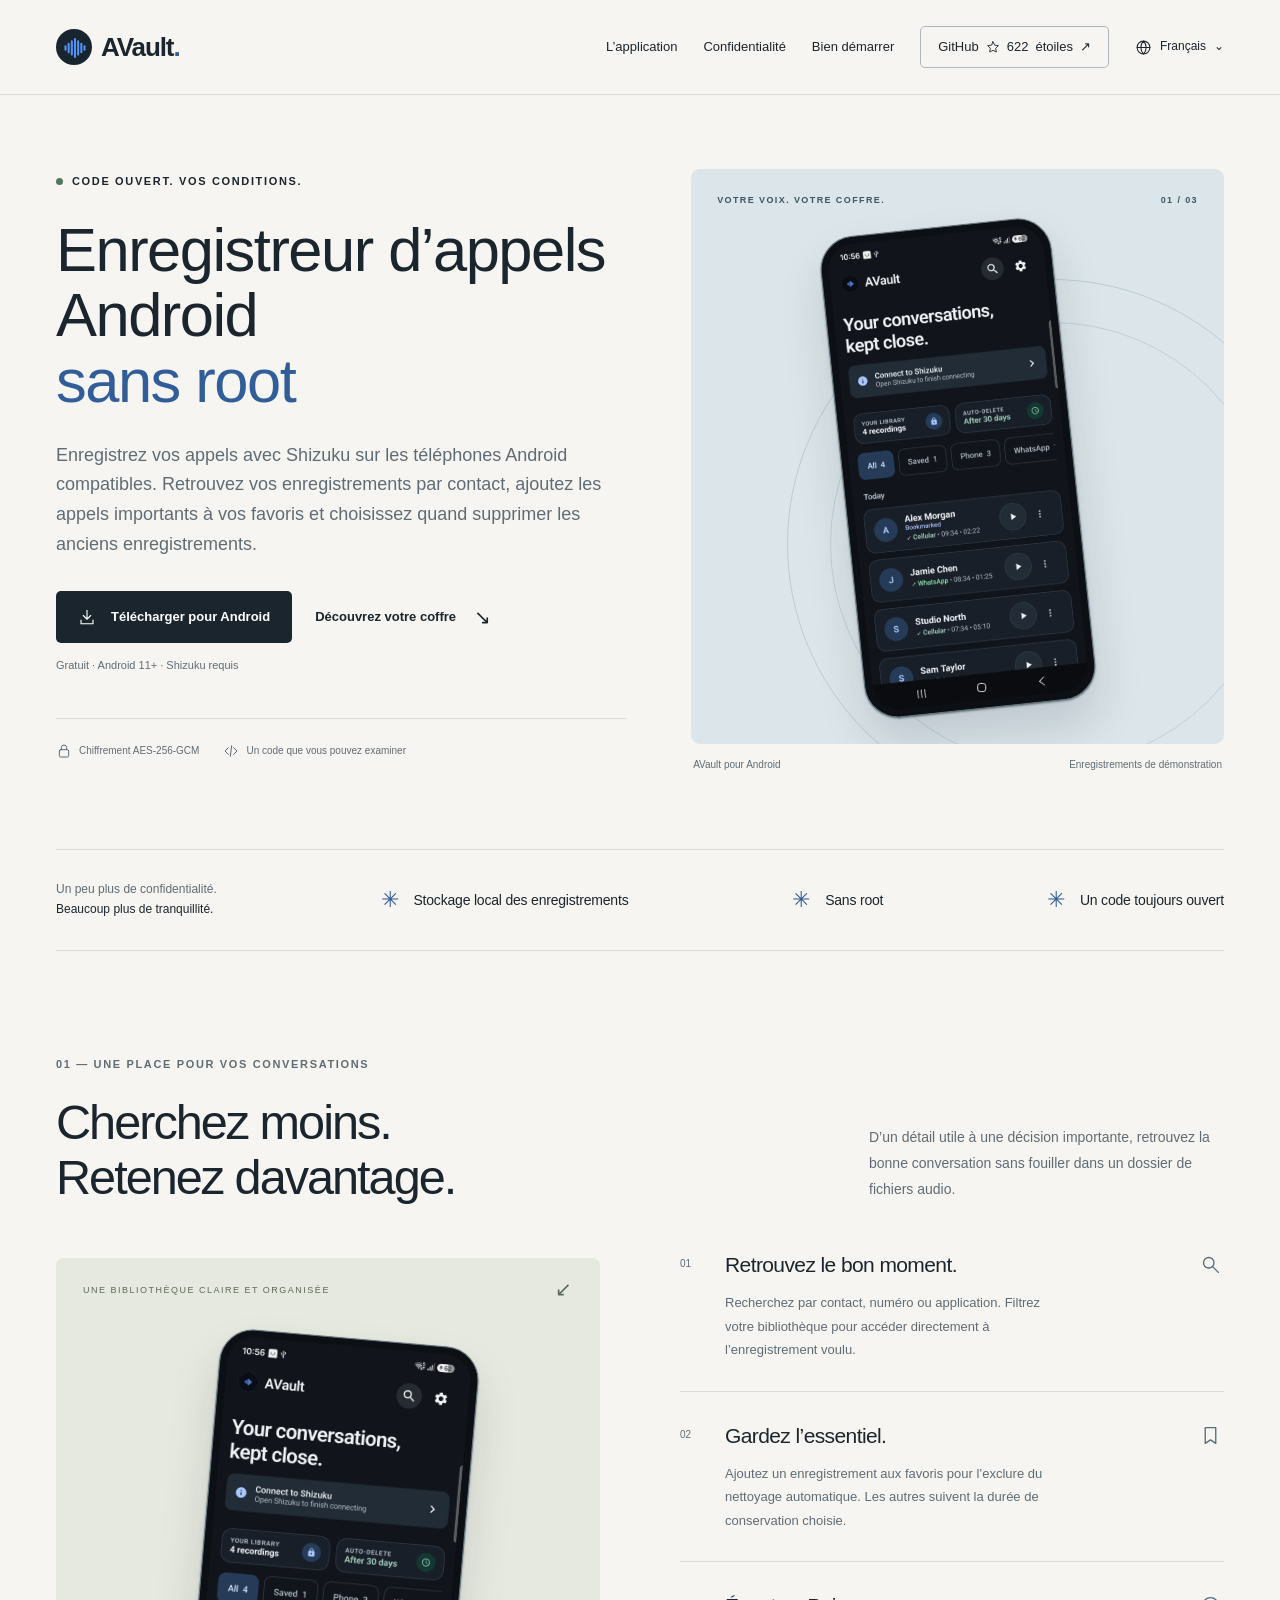
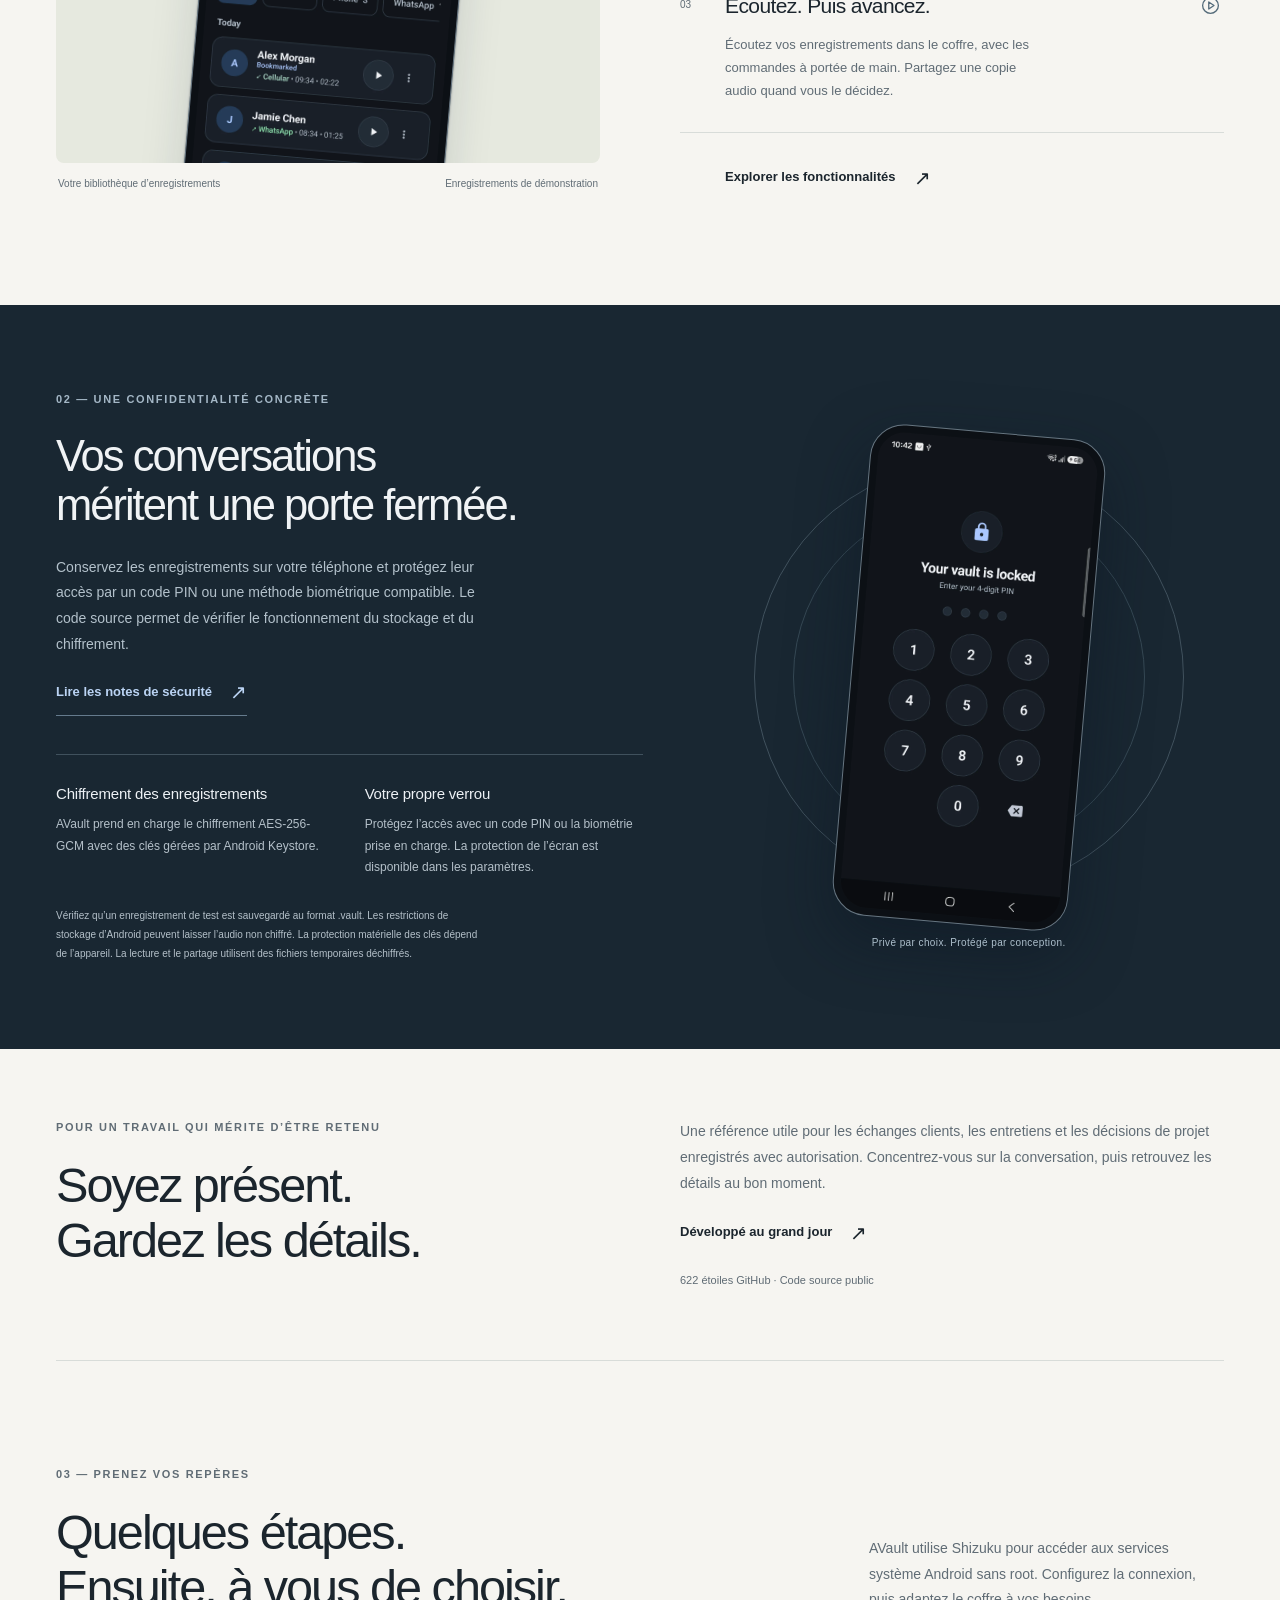
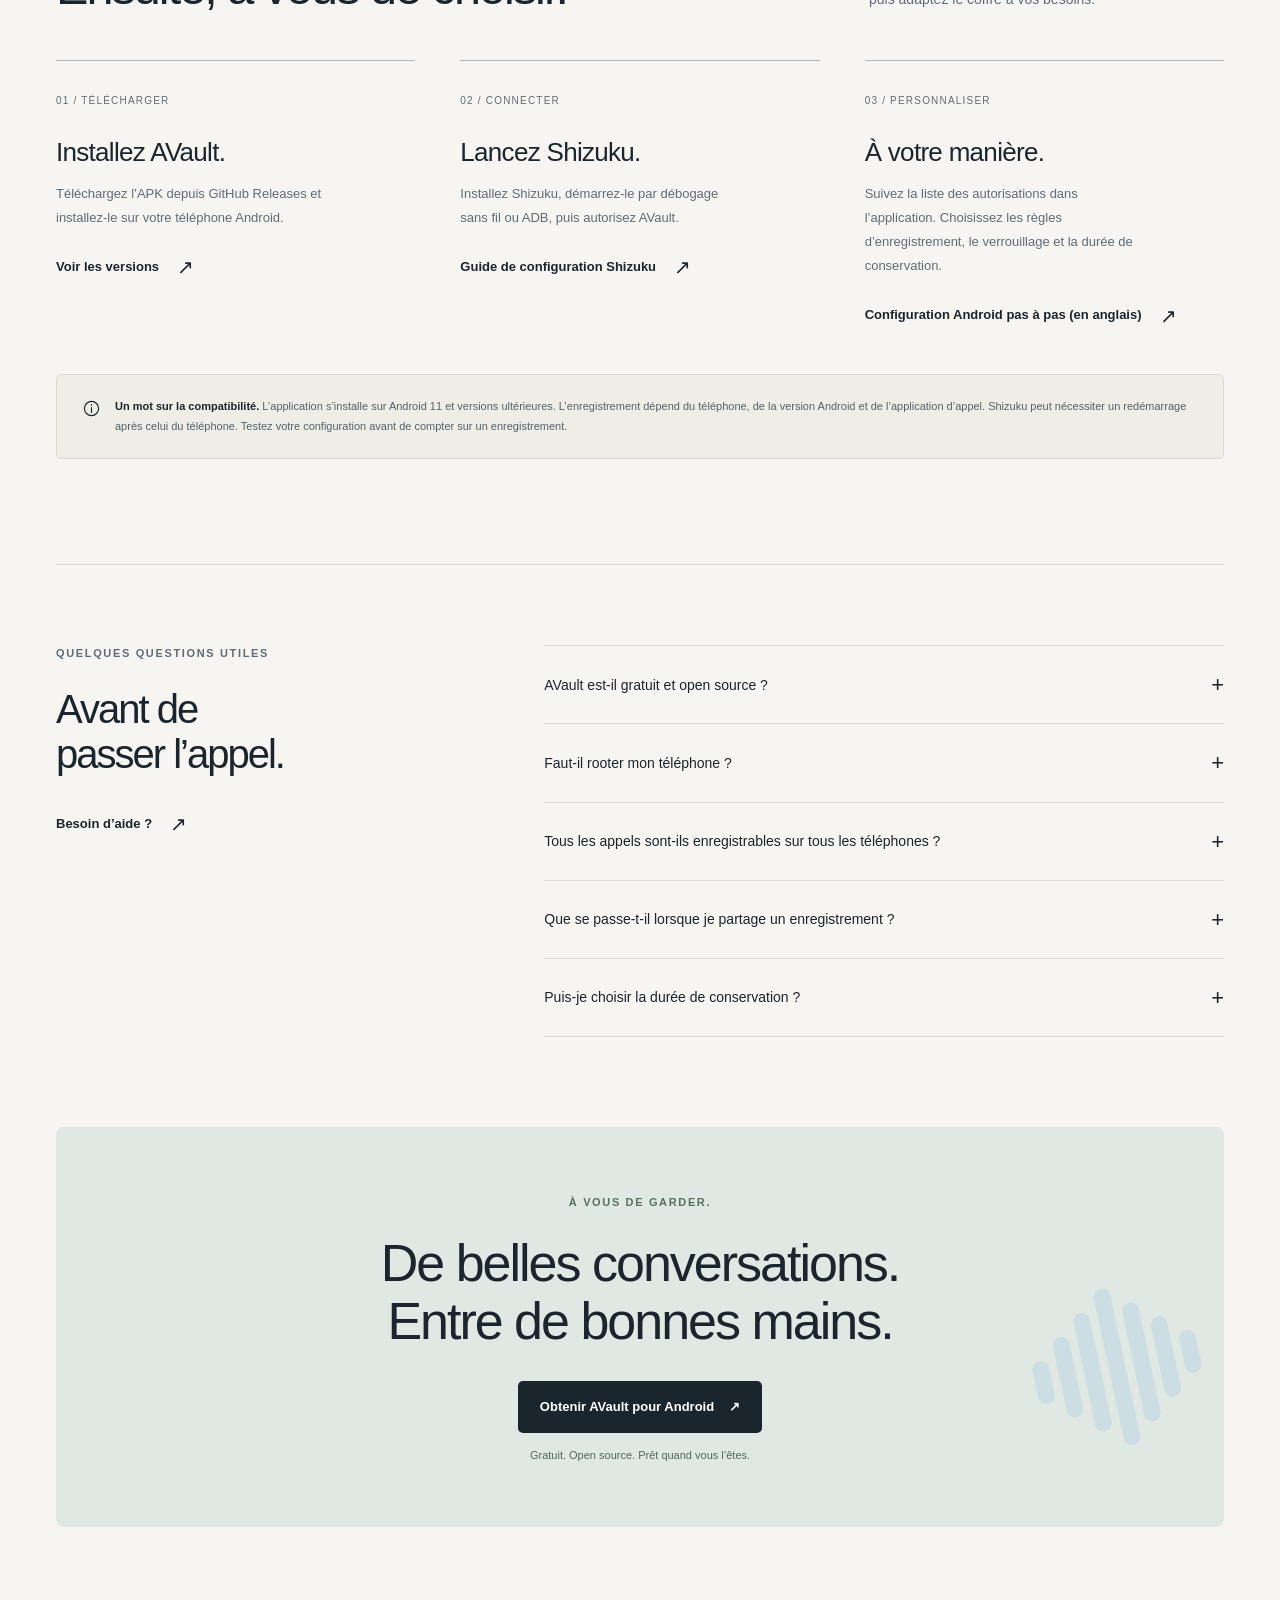
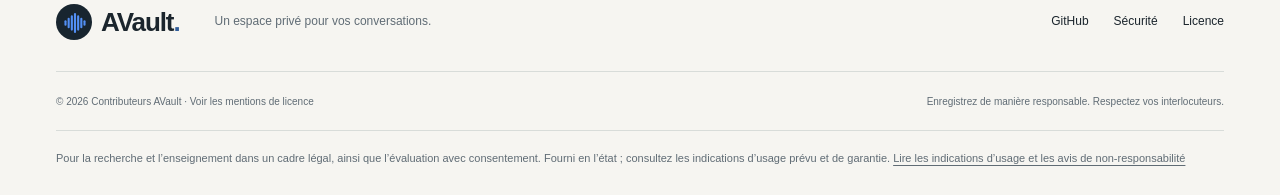
<file: docs/fr/index.html>
<!doctype html>
<html lang="fr" dir="ltr">
<head>
  <meta charset="utf-8">
  <meta name="viewport" content="width=device-width, initial-scale=1">
  <meta name="theme-color" content="#f6f5f1">
  <title>Enregistreur d’appels Android sans root | AVault</title>
  <meta name="description" content="Téléchargez AVault, un enregistreur d’appels Android gratuit avec Shizuku, sans root. Recherchez vos appels enregistrés, ajoutez un code PIN et réglez leur conservation.">
  <meta name="robots" content="index,follow,max-image-preview:large">
  <link rel="canonical" href="https://arpanjot-coding.github.io/AVault/fr/">
  <link rel="icon" type="image/png" href="../icon.png">
  <link rel="apple-touch-icon" href="../icon.png">
  <meta property="og:type" content="website">
  <meta property="og:locale" content="fr_FR">
  <meta property="og:site_name" content="AVault">
  <meta property="og:url" content="https://arpanjot-coding.github.io/AVault/fr/">
  <meta property="og:title" content="Enregistreur d’appels Android sans root | AVault">
  <meta property="og:description" content="Téléchargez AVault, un enregistreur d’appels Android gratuit avec Shizuku, sans root. Recherchez vos appels enregistrés, ajoutez un code PIN et réglez leur conservation.">
  <meta property="og:image" content="https://arpanjot-coding.github.io/AVault/assets/social-card.jpg">
  <meta property="og:image:width" content="1199">
  <meta property="og:image:height" content="630">
  <meta property="og:image:alt" content="AVault — Gardez l’appel. Il reste à vous. Votre bibliothèque d’enregistrements Android.">
  <meta name="twitter:card" content="summary_large_image">
  <meta name="twitter:title" content="Enregistreur d’appels Android sans root | AVault">
  <meta name="twitter:description" content="Téléchargez AVault, un enregistreur d’appels Android gratuit avec Shizuku, sans root. Recherchez vos appels enregistrés, ajoutez un code PIN et réglez leur conservation.">
  <meta name="twitter:image" content="https://arpanjot-coding.github.io/AVault/assets/social-card.jpg">
  <link rel="stylesheet" href="../styles.css">
  <link rel="preload" href="../assets/library.webp" as="image" type="image/webp">
  <script type="application/ld+json">{
  "@context": "https://schema.org",
  "@graph": [
    {
      "@type": "WebSite",
      "@id": "https://arpanjot-coding.github.io/AVault/#website",
      "name": "AVault",
      "url": "https://arpanjot-coding.github.io/AVault/"
    },
    {
      "@type": "WebPage",
      "isPartOf": {
        "@id": "https://arpanjot-coding.github.io/AVault/#website"
      },
      "mainEntity": {
        "@id": "https://arpanjot-coding.github.io/AVault/#app"
      },
      "@id": "https://arpanjot-coding.github.io/AVault/fr/#page",
      "url": "https://arpanjot-coding.github.io/AVault/fr/",
      "inLanguage": "fr"
    },
    {
      "@type": "SoftwareApplication",
      "@id": "https://arpanjot-coding.github.io/AVault/#app",
      "name": "AVault",
      "operatingSystem": "Android 11 or later",
      "applicationCategory": "UtilitiesApplication",
      "description": "Téléchargez AVault, un enregistreur d’appels Android gratuit avec Shizuku, sans root. Recherchez vos appels enregistrés, ajoutez un code PIN et réglez leur conservation.",
      "url": "https://arpanjot-coding.github.io/AVault/",
      "downloadUrl": "https://github.com/arpanjot-coding/AVault/releases/latest",
      "sameAs": "https://github.com/arpanjot-coding/AVault",
      "screenshot": "https://arpanjot-coding.github.io/AVault/assets/library.webp",
      "offers": {
        "@type": "Offer",
        "price": 0
      }
    }
  ]
}</script>
  <script src="../site.js" defer></script>
<link rel="alternate" hreflang="en" href="https://arpanjot-coding.github.io/AVault/">
<link rel="alternate" hreflang="ru" href="https://arpanjot-coding.github.io/AVault/ru/">
<link rel="alternate" hreflang="zh-Hans" href="https://arpanjot-coding.github.io/AVault/zh/">
<link rel="alternate" hreflang="ja" href="https://arpanjot-coding.github.io/AVault/ja/">
<link rel="alternate" hreflang="vi" href="https://arpanjot-coding.github.io/AVault/vi/">
<link rel="alternate" hreflang="th" href="https://arpanjot-coding.github.io/AVault/th/">
<link rel="alternate" hreflang="hi" href="https://arpanjot-coding.github.io/AVault/hi/">
<link rel="alternate" hreflang="ar" href="https://arpanjot-coding.github.io/AVault/ar/">
<link rel="alternate" hreflang="fr" href="https://arpanjot-coding.github.io/AVault/fr/">
<link rel="alternate" hreflang="de" href="https://arpanjot-coding.github.io/AVault/de/">
<link rel="alternate" hreflang="es" href="https://arpanjot-coding.github.io/AVault/es/">
<link rel="alternate" hreflang="it" href="https://arpanjot-coding.github.io/AVault/it/">
<link rel="alternate" hreflang="x-default" href="https://arpanjot-coding.github.io/AVault/">
</head>
<body>
  <a class="skip-link" href="#main">Aller au contenu</a>
  <header class="header"><div class="wrap navigation">
    <a class="brand" href="#" aria-label="Accueil AVault"><span class="brand-icon"><img src="../logo.svg" width="38" height="38" alt=""></span>AVault<span class="brand-period">.</span></a>
    <button class="menu-toggle" type="button" aria-expanded="false" aria-controls="navigation-links">Menu <span aria-hidden="true">+</span></button>
    <nav id="navigation-links" aria-label="Navigation principale"><a href="#product">L’application</a><a href="#privacy">Confidentialité</a><a href="#setup">Bien démarrer</a><a class="nav-source" href="https://github.com/arpanjot-coding/AVault">GitHub <svg viewbox="0 0 24 24" aria-hidden="true"><path d="m12 3 2.8 5.8 6.4.9-4.6 4.5 1.1 6.4-5.7-3-5.7 3 1.1-6.4L2.8 9.7l6.4-.9z" /></svg><span data-github-stars title="GitHub snapshot: 11 November 2026">622</span><span class="star-label">étoiles</span><span aria-hidden="true">↗</span></a><details class="language-picker"><summary><svg viewBox="0 0 24 24" aria-hidden="true"><circle cx="12" cy="12" r="9"/><path d="M3 12h18M12 3c5 5 5 13 0 18-5-5-5-13 0-18"/></svg>Français<span aria-hidden="true">⌄</span></summary><ul><li><a href=".././" lang="en" hreflang="en">English</a></li><li><a href="../ru/" lang="ru" hreflang="ru">Русский</a></li><li><a href="../zh/" lang="zh" hreflang="zh">简体中文</a></li><li><a href="../ja/" lang="ja" hreflang="ja">日本語</a></li><li><a href="../vi/" lang="vi" hreflang="vi">Tiếng Việt</a></li><li><a href="../th/" lang="th" hreflang="th">ไทย</a></li><li><a href="../hi/" lang="hi" hreflang="hi">हिन्दी</a></li><li><a href="../ar/" lang="ar" hreflang="ar">العربية</a></li><li><a href="../fr/" lang="fr" hreflang="fr" aria-current="page">Français</a></li><li><a href="../de/" lang="de" hreflang="de">Deutsch</a></li><li><a href="../es/" lang="es" hreflang="es">Español</a></li><li><a href="../it/" lang="it" hreflang="it">Italiano</a></li></ul></details></nav>
  </div></header>
  <main id="main">
    <section class="hero wrap" aria-labelledby="hero-title">
      <div class="hero-copy">
        <p class="eyebrow"><span class="status-dot"></span> CODE OUVERT. VOS CONDITIONS.</p>
        <h1 id="hero-title">Enregistreur d’appels Android<br><em>sans root</em></h1>
        <p class="hero-description">Enregistrez vos appels avec Shizuku sur les téléphones Android compatibles. Retrouvez vos enregistrements par contact, ajoutez les appels importants à vos favoris et choisissez quand supprimer les anciens enregistrements.</p>
        <div class="hero-actions"><a class="button button-dark" href="https://github.com/arpanjot-coding/AVault/releases/latest"><svg viewbox="0 0 24 24" aria-hidden="true"><path d="M12 3v12m-5-5 5 5 5-5M4 16v5h16v-5" /></svg>Télécharger pour Android</a><a class="text-link" href="#product">Découvrez votre coffre <span aria-hidden="true">↘</span></a></div>
        <p class="download-note">Gratuit · Android 11+ · Shizuku requis</p>
        <div class="hero-proof"><span><svg viewbox="0 0 24 24" aria-hidden="true"><rect x="5" y="10" width="14" height="11" rx="2" /><path d="M8 10V7a4 4 0 0 1 8 0v3" /></svg>Chiffrement AES-256-GCM</span><span><svg viewbox="0 0 24 24" aria-hidden="true"><path d="m8 7-5 5 5 5m8-10 5 5-5 5m-3-13-2 16" /></svg>Un code que vous pouvez examiner</span></div>
      </div>
      <figure class="hero-stage"><div class="hero-artwork"><div class="stage-top"><span>VOTRE VOIX. VOTRE COFFRE.</span><span aria-hidden="true">01 / 03</span></div><div class="stage-orbit" aria-hidden="true"></div><div class="phone hero-phone"><img src="../assets/library.webp" width="1080" height="2340" alt="Bibliothèque AVault avec recherche, favoris et filtres d’appels. Enregistrements de démonstration." fetchpriority="high"></div></div><figcaption><span>AVault pour Android</span><span>Enregistrements de démonstration</span></figcaption></figure>
    </section>
    <div class="principles wrap" aria-label="Les principes du produit"><p>Un peu plus de confidentialité.<br><strong>Beaucoup plus de tranquillité.</strong></p><span>Stockage local des enregistrements</span><span>Sans root</span><span>Un code toujours ouvert</span></div>
    <section class="product-section wrap section" id="product" aria-labelledby="product-title">
      <div class="section-heading"><p class="eyebrow">01 — UNE PLACE POUR VOS CONVERSATIONS</p><div class="heading-row"><h2 id="product-title">Cherchez moins.<br>Retenez davantage.</h2><p>D’un détail utile à une décision importante, retrouvez la bonne conversation sans fouiller dans un dossier de fichiers audio.</p></div></div>
      <div class="product-layout"><figure class="product-figure"><div class="product-visual"><div class="product-visual-caption"><span>UNE BIBLIOTHÈQUE CLAIRE ET ORGANISÉE</span><span aria-hidden="true">↙</span></div><div class="phone secondary-phone"><img src="../assets/library.webp" width="1080" height="2340" alt="La bibliothèque AVault, avec des conversations de démonstration classées par date." loading="lazy"></div></div><figcaption><span>Votre bibliothèque d’enregistrements</span><span>Enregistrements de démonstration</span></figcaption></figure>
        <div class="feature-list">
          <article><span class="feature-number">01</span><div><h3>Retrouvez le bon moment.</h3><p>Recherchez par contact, numéro ou application. Filtrez votre bibliothèque pour accéder directement à l’enregistrement voulu.</p></div><svg viewbox="0 0 24 24" aria-hidden="true"><circle cx="10" cy="10" r="6" /><path d="m15 15 6 6" /></svg></article>
          <article><span class="feature-number">02</span><div><h3>Gardez l’essentiel.</h3><p>Ajoutez un enregistrement aux favoris pour l’exclure du nettoyage automatique. Les autres suivent la durée de conservation choisie.</p></div><svg viewbox="0 0 24 24" aria-hidden="true"><path d="M6 3h12v18l-6-4-6 4z" /></svg></article>
          <article><span class="feature-number">03</span><div><h3>Écoutez. Puis avancez.</h3><p>Écoutez vos enregistrements dans le coffre, avec les commandes à portée de main. Partagez une copie audio quand vous le décidez.</p></div><svg viewbox="0 0 24 24" aria-hidden="true"><circle cx="12" cy="12" r="9" /><path d="m10 8 6 4-6 4z" /></svg></article>
          <a class="text-link feature-link" href="https://github.com/arpanjot-coding/AVault#features">Explorer les fonctionnalités <span aria-hidden="true">↗</span></a>
        </div>
      </div>
    </section>
    <section class="privacy-section" id="privacy" aria-labelledby="privacy-title"><div class="wrap privacy-layout">
      <div class="privacy-copy"><p class="eyebrow">02 — UNE CONFIDENTIALITÉ CONCRÈTE</p><h2 id="privacy-title">Vos conversations<br>méritent une porte fermée.</h2><p>Conservez les enregistrements sur votre téléphone et protégez leur accès par un code PIN ou une méthode biométrique compatible. Le code source permet de vérifier le fonctionnement du stockage et du chiffrement.</p><a class="text-link" href="https://github.com/arpanjot-coding/AVault/blob/main/SECURITY.md">Lire les notes de sécurité <span aria-hidden="true">↗</span></a><div class="security-details"><article><h3>Chiffrement des enregistrements</h3><p>AVault prend en charge le chiffrement AES-256-GCM avec des clés gérées par Android Keystore.</p></article><article><h3>Votre propre verrou</h3><p>Protégez l’accès avec un code PIN ou la biométrie prise en charge. La protection de l’écran est disponible dans les paramètres.</p></article></div><p class="privacy-footnote">Vérifiez qu’un enregistrement de test est sauvegardé au format .vault. Les restrictions de stockage d’Android peuvent laisser l’audio non chiffré. La protection matérielle des clés dépend de l’appareil. La lecture et le partage utilisent des fichiers temporaires déchiffrés.</p></div>
      <figure class="privacy-visual"><div class="privacy-ring" aria-hidden="true"></div><div class="phone lock-phone"><img src="../assets/lock.webp" width="1080" height="2340" alt="Écran de verrouillage AVault avec clavier de code PIN à quatre chiffres." loading="lazy"></div><figcaption>Privé par choix. Protégé par conception.</figcaption></figure>
    </div></section>
    <section class="professional-section wrap" aria-labelledby="professional-title"><div><p class="eyebrow">POUR UN TRAVAIL QUI MÉRITE D’ÊTRE RETENU</p><h2 id="professional-title">Soyez présent.<br>Gardez les détails.</h2></div><div><p>Une référence utile pour les échanges clients, les entretiens et les décisions de projet enregistrés avec autorisation. Concentrez-vous sur la conversation, puis retrouvez les détails au bon moment.</p><a class="text-link" href="https://github.com/arpanjot-coding/AVault">Développé au grand jour <span aria-hidden="true">↗</span></a><p class="project-proof"><span data-github-stars title="GitHub snapshot: 11 November 2026">622</span> étoiles GitHub · Code source public</p></div></section>
    <section class="setup-section wrap section" id="setup" aria-labelledby="setup-title">
      <div class="section-heading"><p class="eyebrow">03 — PRENEZ VOS REPÈRES</p><div class="heading-row"><h2 id="setup-title">Quelques étapes.<br>Ensuite, à vous de choisir.</h2><p>AVault utilise Shizuku pour accéder aux services système Android sans root. Configurez la connexion, puis adaptez le coffre à vos besoins.</p></div></div>
      <ol class="setup-steps">
        <li><span class="step-index">01 / TÉLÉCHARGER</span><h3>Installez AVault.</h3><p>Téléchargez l’APK depuis GitHub Releases et installez-le sur votre téléphone Android.</p><a class="text-link" href="https://github.com/arpanjot-coding/AVault/releases/latest">Voir les versions <span aria-hidden="true">↗</span></a></li>
        <li><span class="step-index">02 / CONNECTER</span><h3>Lancez Shizuku.</h3><p>Installez Shizuku, démarrez-le par débogage sans fil ou ADB, puis autorisez AVault.</p><a class="text-link" href="https://shizuku.rikka.app/guide/setup/">Guide de configuration Shizuku <span aria-hidden="true">↗</span></a></li>
        <li><span class="step-index">03 / PERSONNALISER</span><h3>À votre manière.</h3><p>Suivez la liste des autorisations dans l’application. Choisissez les règles d’enregistrement, le verrouillage et la durée de conservation.</p><a class="text-link" href="../guides/android-call-recording/" hreflang="en">Configuration Android pas à pas (en anglais) <span aria-hidden="true">↗</span></a></li>
      </ol>
      <div class="compatibility-note"><svg viewbox="0 0 24 24" aria-hidden="true"><circle cx="12" cy="12" r="9" /><path d="M12 11v6m0-10v1" /></svg><p><strong>Un mot sur la compatibilité.</strong> L’application s’installe sur Android 11 et versions ultérieures. L’enregistrement dépend du téléphone, de la version Android et de l’application d’appel. Shizuku peut nécessiter un redémarrage après celui du téléphone. Testez votre configuration avant de compter sur un enregistrement.</p></div>
    </section>
    <section class="faq-section wrap section" aria-labelledby="faq-title"><div><p class="eyebrow">QUELQUES QUESTIONS UTILES</p><h2 id="faq-title">Avant de<br> passer l’appel.</h2><a class="text-link" href="https://github.com/arpanjot-coding/AVault/issues">Besoin d’aide ? <span aria-hidden="true">↗</span></a></div><div class="faq-list">
      <details><summary>AVault est-il gratuit et open source ?<span aria-hidden="true">+</span></summary><p>Oui. AVault est gratuit et son code source est public. Le dépôt contient un fichier LICENSE sous licence MIT et des mentions GPL dans les fichiers source ; consultez les notes de licence avant toute redistribution. Vous pouvez examiner le code et contribuer sur GitHub.</p></details>
      <details><summary>Faut-il rooter mon téléphone ?<span aria-hidden="true">+</span></summary><p>Non. AVault utilise Shizuku pour accéder aux services système nécessaires à l’enregistrement. Vous devez lancer Shizuku et accorder les autorisations requises pendant la configuration.</p></details>
      <details><summary>Tous les appels sont-ils enregistrables sur tous les téléphones ?<span aria-hidden="true">+</span></summary><p>La prise en charge varie selon le fabricant, la version Android et l’application d’appel. Une application tierce peut elle-même limiter l’enregistrement. Faites un essai pour vérifier votre configuration.</p></details>
      <details><summary>Que se passe-t-il lorsque je partage un enregistrement ?<span aria-hidden="true">+</span></summary><p>Le partage d’un enregistrement chiffré crée une copie audio déchiffrée pour l’application choisie. Cette copie n’est plus protégée par votre coffre. Partagez uniquement avec une destination de confiance.</p></details>
      <details><summary>Puis-je choisir la durée de conservation ?<span aria-hidden="true">+</span></summary><p>Oui. Activez la suppression automatique et choisissez une durée dans les paramètres. Les favoris sont exclus de cette suppression. Vous pouvez aussi laisser la suppression automatique désactivée.</p></details>
    </div></section>
    <section class="closing wrap" aria-labelledby="closing-title"><div class="closing-wave" aria-hidden="true"><img src="../logo.svg" width="120" height="120" alt=""></div><p class="eyebrow">À VOUS DE GARDER.</p><h2 id="closing-title">De belles conversations.<br>Entre de bonnes mains.</h2><a class="button button-dark" href="https://github.com/arpanjot-coding/AVault/releases/latest">Obtenir AVault pour Android <span aria-hidden="true">↗</span></a><p class="download-note">Gratuit. Open source. Prêt quand vous l’êtes.</p></section>
  </main>
  <footer class="footer wrap"><div class="footer-top"><a class="brand" href="#"><span class="brand-icon"><img src="../logo.svg" width="38" height="38" alt=""></span>AVault<span class="brand-period">.</span></a><p>Un espace privé pour vos conversations.</p><nav aria-label="Navigation de bas de page"><a href="https://github.com/arpanjot-coding/AVault">GitHub</a><a href="https://github.com/arpanjot-coding/AVault/blob/main/SECURITY.md">Sécurité</a><a href="https://github.com/arpanjot-coding/AVault/blob/main/LICENSE">Licence</a></nav></div><div class="footer-bottom"><p>© 2026 Contributeurs AVault · Voir les mentions de licence</p><p>Enregistrez de manière responsable. Respectez vos interlocuteurs.</p></div><p class="use-notice">Pour la recherche et l’enseignement dans un cadre légal, ainsi que l’évaluation avec consentement. Fourni en l’état ; consultez les indications d’usage prévu et de garantie. <a href="https://github.com/arpanjot-coding/AVault/blob/main/DISCLAIMER.md">Lire les indications d’usage et les avis de non-responsabilité</a></p></footer>
</body>
</html>
</file>
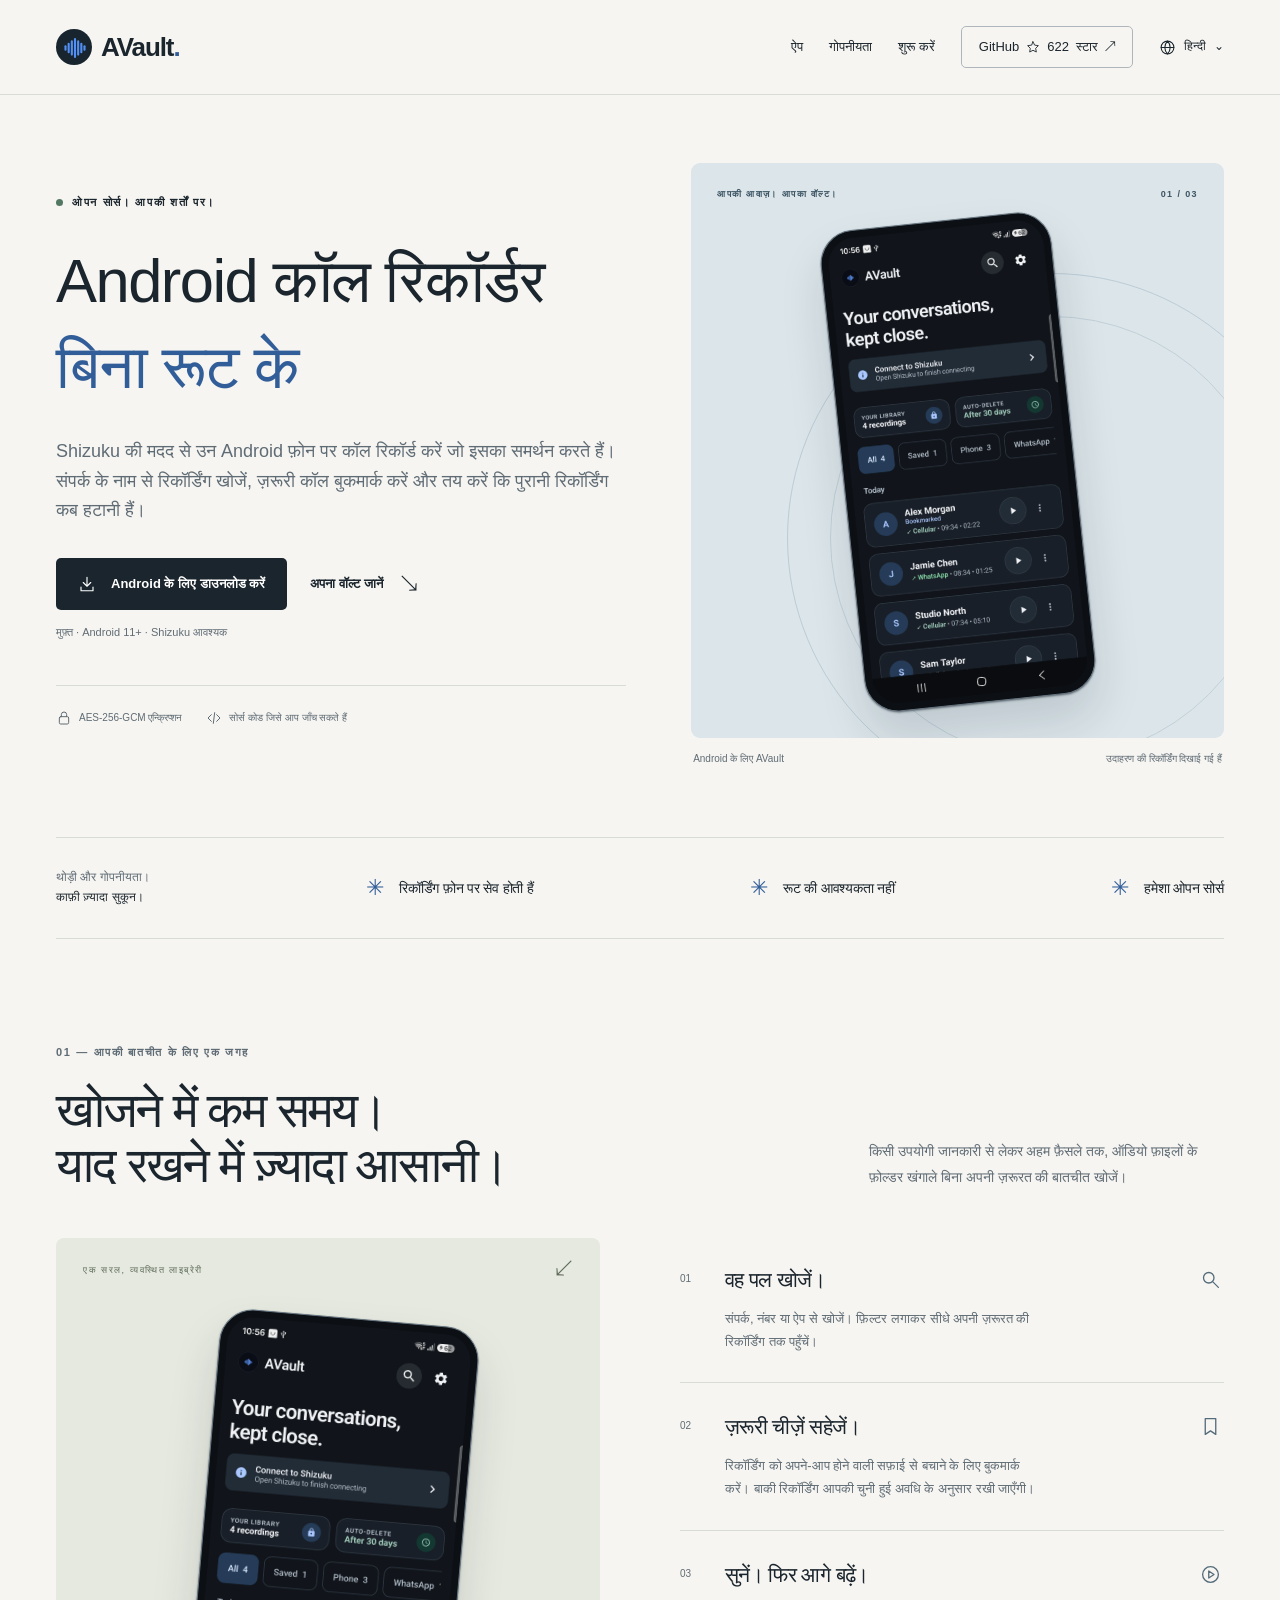
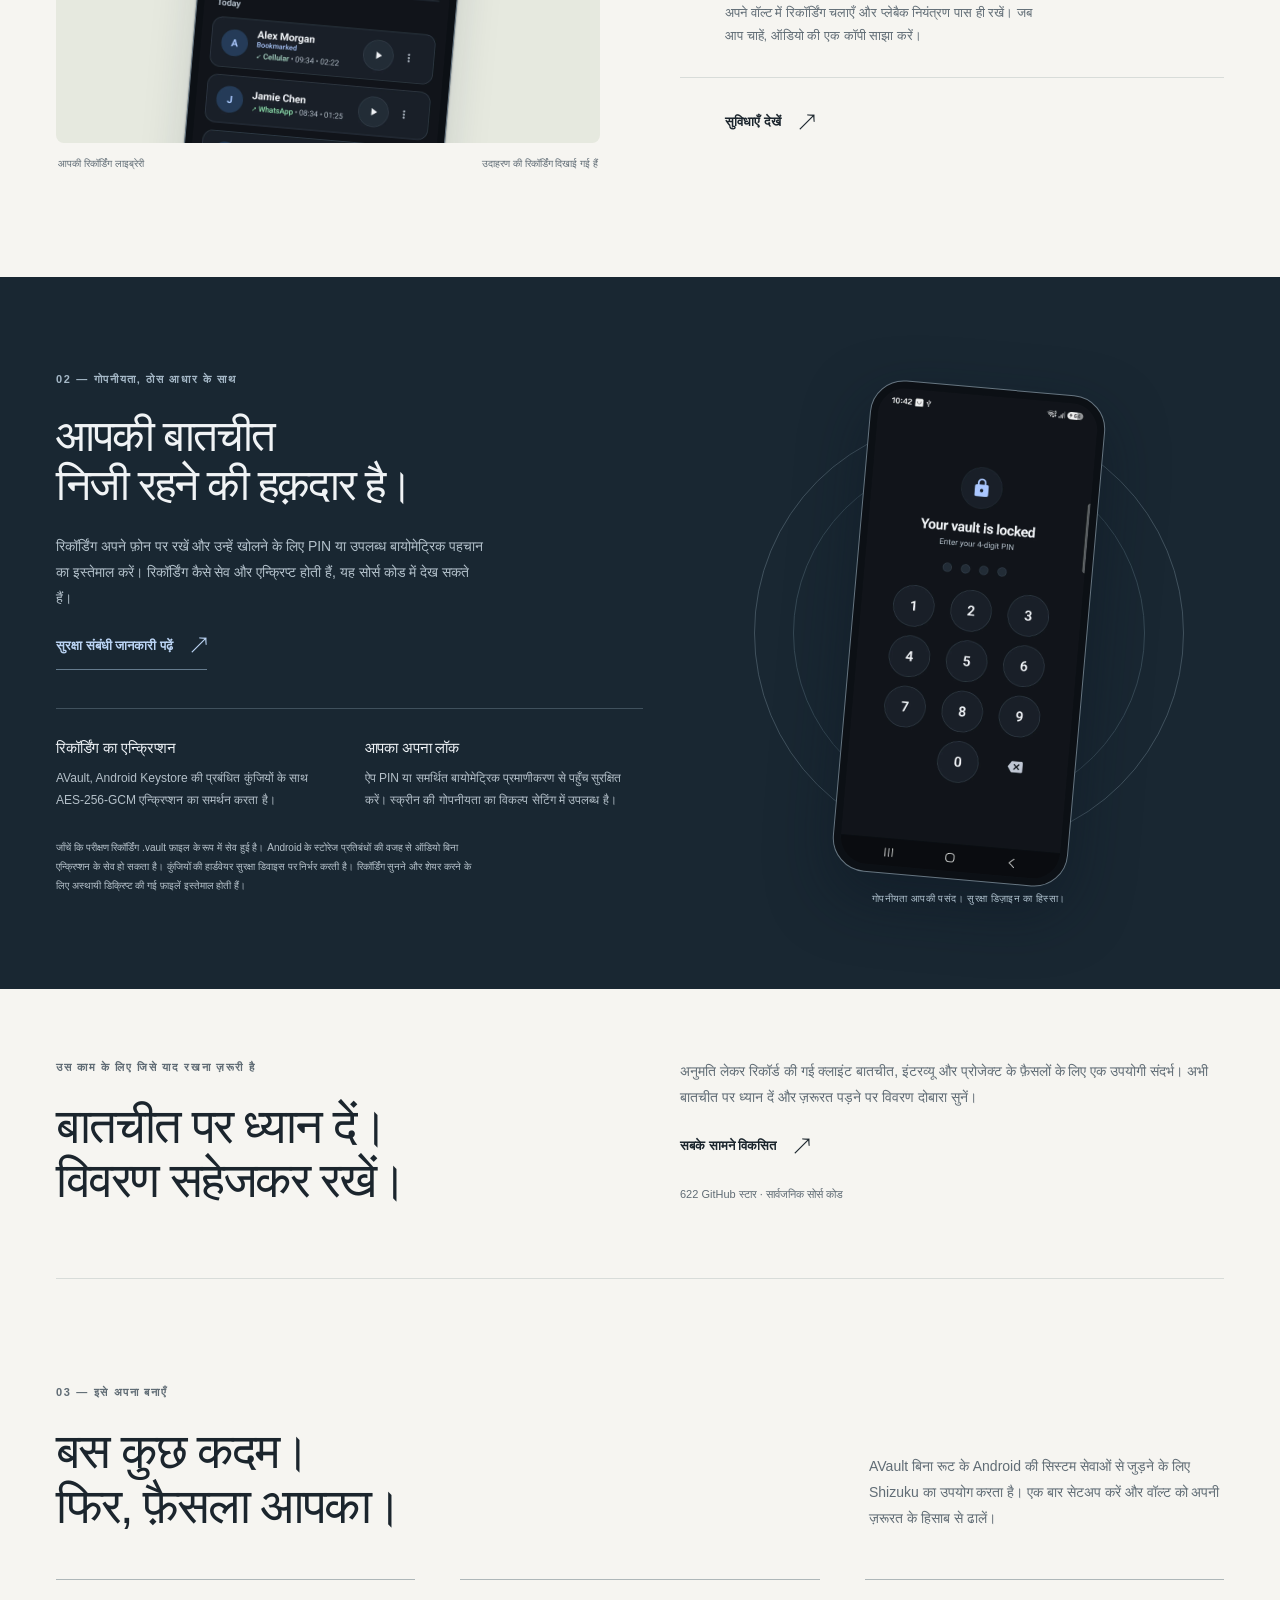
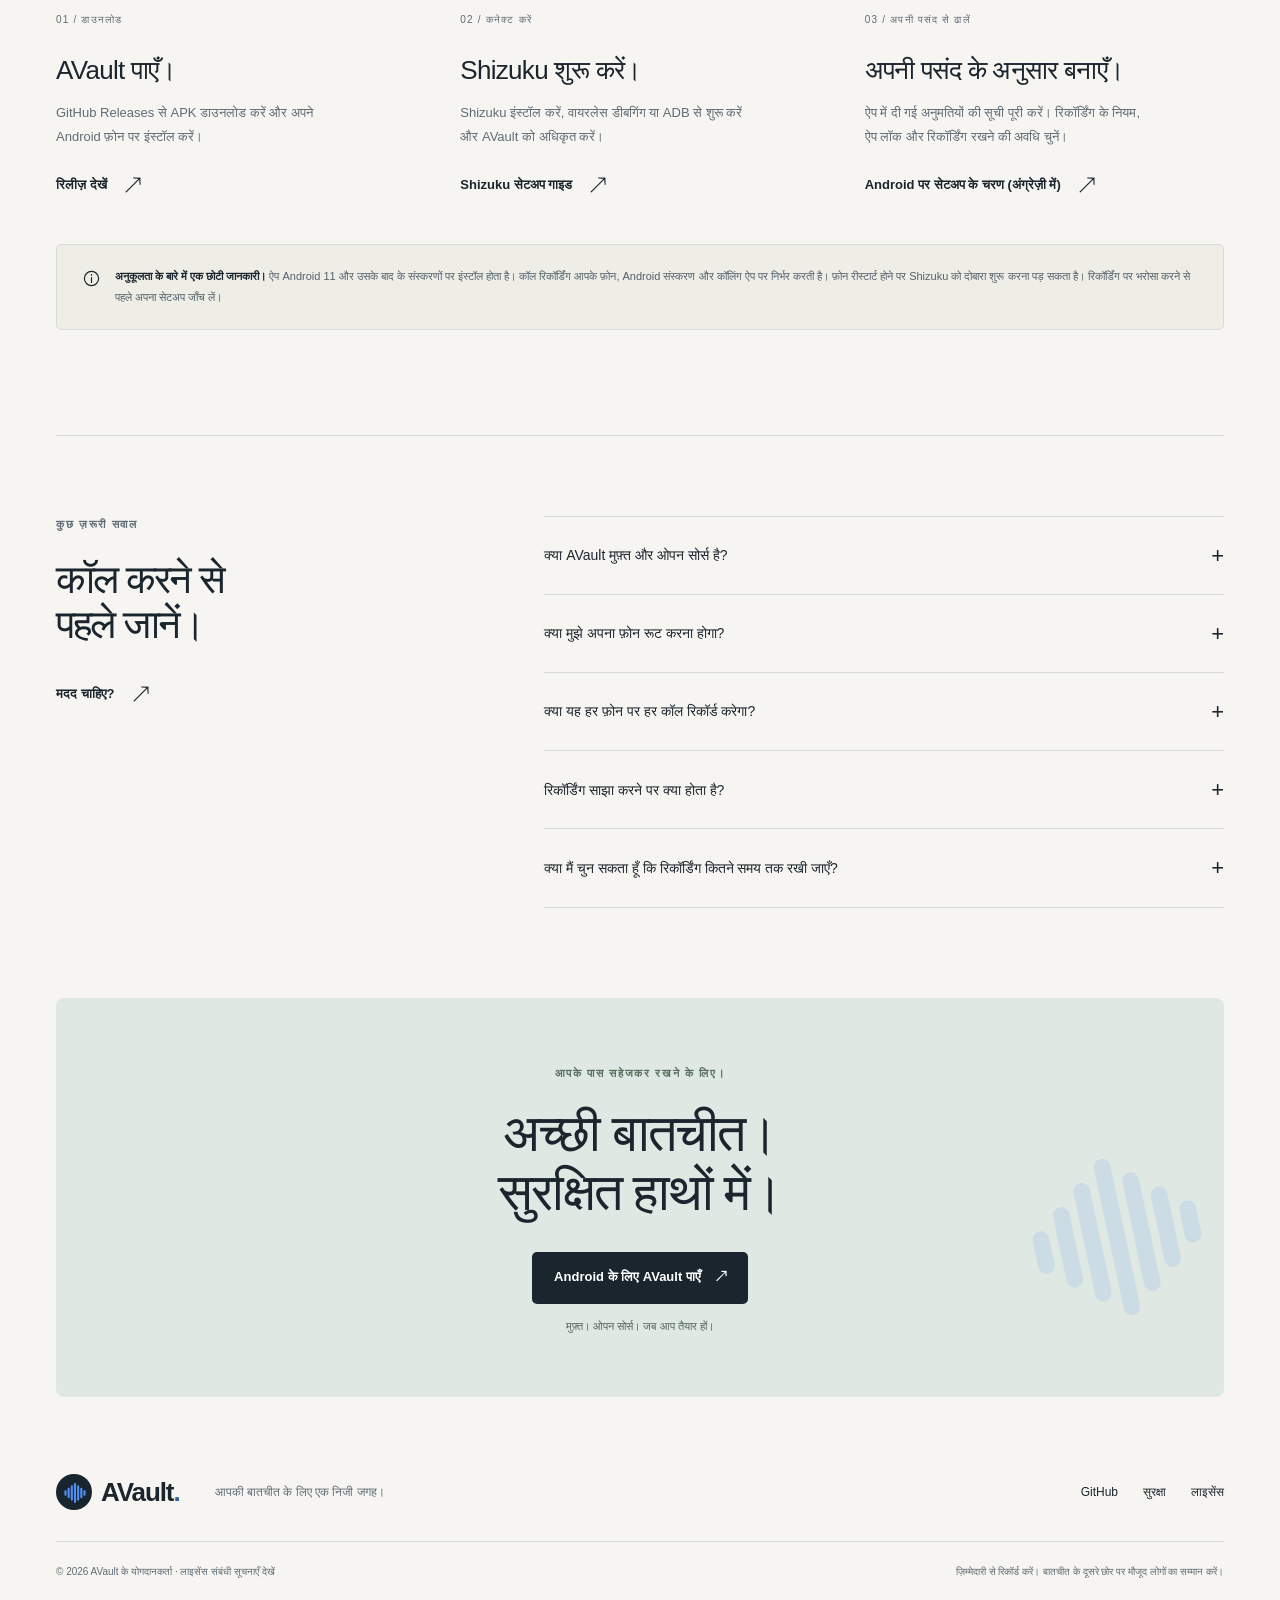
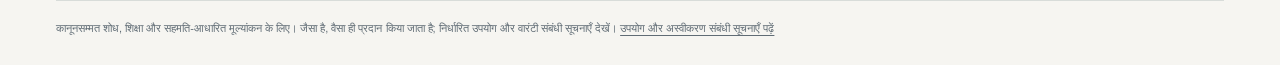
<file: docs/hi/index.html>
<!doctype html>
<html lang="hi" dir="ltr">
<head>
  <meta charset="utf-8">
  <meta name="viewport" content="width=device-width, initial-scale=1">
  <meta name="theme-color" content="#f6f5f1">
  <title>बिना रूट के Android कॉल रिकॉर्डर | AVault</title>
  <meta name="description" content="AVault डाउनलोड करें। यह मुफ़्त Android कॉल रिकॉर्डर Shizuku की मदद से बिना रूट के चलता है। सेव की गई कॉल खोजें, ऐप का PIN सेट करें और रिकॉर्डिंग रखने की अवधि चुनें।">
  <meta name="robots" content="index,follow,max-image-preview:large">
  <link rel="canonical" href="https://arpanjot-coding.github.io/AVault/hi/">
  <link rel="icon" type="image/png" href="../icon.png">
  <link rel="apple-touch-icon" href="../icon.png">
  <meta property="og:type" content="website">
  <meta property="og:locale" content="hi_IN">
  <meta property="og:site_name" content="AVault">
  <meta property="og:url" content="https://arpanjot-coding.github.io/AVault/hi/">
  <meta property="og:title" content="बिना रूट के Android कॉल रिकॉर्डर | AVault">
  <meta property="og:description" content="AVault डाउनलोड करें। यह मुफ़्त Android कॉल रिकॉर्डर Shizuku की मदद से बिना रूट के चलता है। सेव की गई कॉल खोजें, ऐप का PIN सेट करें और रिकॉर्डिंग रखने की अवधि चुनें।">
  <meta property="og:image" content="https://arpanjot-coding.github.io/AVault/assets/social-card.jpg">
  <meta property="og:image:width" content="1199">
  <meta property="og:image:height" content="630">
  <meta property="og:image:alt" content="AVault — बातचीत सहेजें। इसे रखें अपने पास। Android पर आपकी रिकॉर्डिंग लाइब्रेरी।">
  <meta name="twitter:card" content="summary_large_image">
  <meta name="twitter:title" content="बिना रूट के Android कॉल रिकॉर्डर | AVault">
  <meta name="twitter:description" content="AVault डाउनलोड करें। यह मुफ़्त Android कॉल रिकॉर्डर Shizuku की मदद से बिना रूट के चलता है। सेव की गई कॉल खोजें, ऐप का PIN सेट करें और रिकॉर्डिंग रखने की अवधि चुनें।">
  <meta name="twitter:image" content="https://arpanjot-coding.github.io/AVault/assets/social-card.jpg">
  <link rel="stylesheet" href="../styles.css">
  <link rel="preload" href="../assets/library.webp" as="image" type="image/webp">
  <script type="application/ld+json">{
  "@context": "https://schema.org",
  "@graph": [
    {
      "@type": "WebSite",
      "@id": "https://arpanjot-coding.github.io/AVault/#website",
      "name": "AVault",
      "url": "https://arpanjot-coding.github.io/AVault/"
    },
    {
      "@type": "WebPage",
      "isPartOf": {
        "@id": "https://arpanjot-coding.github.io/AVault/#website"
      },
      "mainEntity": {
        "@id": "https://arpanjot-coding.github.io/AVault/#app"
      },
      "@id": "https://arpanjot-coding.github.io/AVault/hi/#page",
      "url": "https://arpanjot-coding.github.io/AVault/hi/",
      "inLanguage": "hi"
    },
    {
      "@type": "SoftwareApplication",
      "@id": "https://arpanjot-coding.github.io/AVault/#app",
      "name": "AVault",
      "operatingSystem": "Android 11 or later",
      "applicationCategory": "UtilitiesApplication",
      "description": "AVault डाउनलोड करें। यह मुफ़्त Android कॉल रिकॉर्डर Shizuku की मदद से बिना रूट के चलता है। सेव की गई कॉल खोजें, ऐप का PIN सेट करें और रिकॉर्डिंग रखने की अवधि चुनें।",
      "url": "https://arpanjot-coding.github.io/AVault/",
      "downloadUrl": "https://github.com/arpanjot-coding/AVault/releases/latest",
      "sameAs": "https://github.com/arpanjot-coding/AVault",
      "screenshot": "https://arpanjot-coding.github.io/AVault/assets/library.webp",
      "offers": {
        "@type": "Offer",
        "price": 0
      }
    }
  ]
}</script>
  <script src="../site.js" defer></script>
<link rel="alternate" hreflang="en" href="https://arpanjot-coding.github.io/AVault/">
<link rel="alternate" hreflang="ru" href="https://arpanjot-coding.github.io/AVault/ru/">
<link rel="alternate" hreflang="zh-Hans" href="https://arpanjot-coding.github.io/AVault/zh/">
<link rel="alternate" hreflang="ja" href="https://arpanjot-coding.github.io/AVault/ja/">
<link rel="alternate" hreflang="vi" href="https://arpanjot-coding.github.io/AVault/vi/">
<link rel="alternate" hreflang="th" href="https://arpanjot-coding.github.io/AVault/th/">
<link rel="alternate" hreflang="hi" href="https://arpanjot-coding.github.io/AVault/hi/">
<link rel="alternate" hreflang="ar" href="https://arpanjot-coding.github.io/AVault/ar/">
<link rel="alternate" hreflang="fr" href="https://arpanjot-coding.github.io/AVault/fr/">
<link rel="alternate" hreflang="de" href="https://arpanjot-coding.github.io/AVault/de/">
<link rel="alternate" hreflang="es" href="https://arpanjot-coding.github.io/AVault/es/">
<link rel="alternate" hreflang="it" href="https://arpanjot-coding.github.io/AVault/it/">
<link rel="alternate" hreflang="x-default" href="https://arpanjot-coding.github.io/AVault/">
</head>
<body>
  <a class="skip-link" href="#main">मुख्य सामग्री पर जाएँ</a>
  <header class="header"><div class="wrap navigation">
    <a class="brand" href="#" aria-label="AVault होम"><span class="brand-icon"><img src="../logo.svg" width="38" height="38" alt=""></span>AVault<span class="brand-period">.</span></a>
    <button class="menu-toggle" type="button" aria-expanded="false" aria-controls="navigation-links">मेन्यू <span aria-hidden="true">+</span></button>
    <nav id="navigation-links" aria-label="मुख्य नेविगेशन"><a href="#product">ऐप</a><a href="#privacy">गोपनीयता</a><a href="#setup">शुरू करें</a><a class="nav-source" href="https://github.com/arpanjot-coding/AVault">GitHub <svg viewbox="0 0 24 24" aria-hidden="true"><path d="m12 3 2.8 5.8 6.4.9-4.6 4.5 1.1 6.4-5.7-3-5.7 3 1.1-6.4L2.8 9.7l6.4-.9z" /></svg><span data-github-stars title="GitHub snapshot: 11 November 2026">622</span><span class="star-label">स्टार</span><span aria-hidden="true">↗</span></a><details class="language-picker"><summary><svg viewBox="0 0 24 24" aria-hidden="true"><circle cx="12" cy="12" r="9"/><path d="M3 12h18M12 3c5 5 5 13 0 18-5-5-5-13 0-18"/></svg>हिन्दी<span aria-hidden="true">⌄</span></summary><ul><li><a href=".././" lang="en" hreflang="en">English</a></li><li><a href="../ru/" lang="ru" hreflang="ru">Русский</a></li><li><a href="../zh/" lang="zh" hreflang="zh">简体中文</a></li><li><a href="../ja/" lang="ja" hreflang="ja">日本語</a></li><li><a href="../vi/" lang="vi" hreflang="vi">Tiếng Việt</a></li><li><a href="../th/" lang="th" hreflang="th">ไทย</a></li><li><a href="../hi/" lang="hi" hreflang="hi" aria-current="page">हिन्दी</a></li><li><a href="../ar/" lang="ar" hreflang="ar">العربية</a></li><li><a href="../fr/" lang="fr" hreflang="fr">Français</a></li><li><a href="../de/" lang="de" hreflang="de">Deutsch</a></li><li><a href="../es/" lang="es" hreflang="es">Español</a></li><li><a href="../it/" lang="it" hreflang="it">Italiano</a></li></ul></details></nav>
  </div></header>
  <main id="main">
    <section class="hero wrap" aria-labelledby="hero-title">
      <div class="hero-copy">
        <p class="eyebrow"><span class="status-dot"></span> ओपन सोर्स। आपकी शर्तों पर।</p>
        <h1 id="hero-title">Android कॉल रिकॉर्डर<br><em>बिना रूट के</em></h1>
        <p class="hero-description">Shizuku की मदद से उन Android फ़ोन पर कॉल रिकॉर्ड करें जो इसका समर्थन करते हैं। संपर्क के नाम से रिकॉर्डिंग खोजें, ज़रूरी कॉल बुकमार्क करें और तय करें कि पुरानी रिकॉर्डिंग कब हटानी हैं।</p>
        <div class="hero-actions"><a class="button button-dark" href="https://github.com/arpanjot-coding/AVault/releases/latest"><svg viewbox="0 0 24 24" aria-hidden="true"><path d="M12 3v12m-5-5 5 5 5-5M4 16v5h16v-5" /></svg>Android के लिए डाउनलोड करें</a><a class="text-link" href="#product">अपना वॉल्ट जानें <span aria-hidden="true">↘</span></a></div>
        <p class="download-note">मुफ़्त · Android 11+ · Shizuku आवश्यक</p>
        <div class="hero-proof"><span><svg viewbox="0 0 24 24" aria-hidden="true"><rect x="5" y="10" width="14" height="11" rx="2" /><path d="M8 10V7a4 4 0 0 1 8 0v3" /></svg>AES-256-GCM एन्क्रिप्शन</span><span><svg viewbox="0 0 24 24" aria-hidden="true"><path d="m8 7-5 5 5 5m8-10 5 5-5 5m-3-13-2 16" /></svg>सोर्स कोड जिसे आप जाँच सकते हैं</span></div>
      </div>
      <figure class="hero-stage"><div class="hero-artwork"><div class="stage-top"><span>आपकी आवाज़। आपका वॉल्ट।</span><span aria-hidden="true">01 / 03</span></div><div class="stage-orbit" aria-hidden="true"></div><div class="phone hero-phone"><img src="../assets/library.webp" width="1080" height="2340" alt="खोज, बुकमार्क और कॉल फ़िल्टर के साथ AVault की रिकॉर्डिंग लाइब्रेरी। उदाहरण के तौर पर रिकॉर्डिंग दिखाई गई हैं।" fetchpriority="high"></div></div><figcaption><span>Android के लिए AVault</span><span>उदाहरण की रिकॉर्डिंग दिखाई गई हैं</span></figcaption></figure>
    </section>
    <div class="principles wrap" aria-label="उत्पाद के सिद्धांत"><p>थोड़ी और गोपनीयता।<br><strong>काफ़ी ज़्यादा सुकून।</strong></p><span>रिकॉर्डिंग फ़ोन पर सेव होती हैं</span><span>रूट की आवश्यकता नहीं</span><span>हमेशा ओपन सोर्स</span></div>
    <section class="product-section wrap section" id="product" aria-labelledby="product-title">
      <div class="section-heading"><p class="eyebrow">01 — आपकी बातचीत के लिए एक जगह</p><div class="heading-row"><h2 id="product-title">खोजने में कम समय।<br>याद रखने में ज़्यादा आसानी।</h2><p>किसी उपयोगी जानकारी से लेकर अहम फ़ैसले तक, ऑडियो फ़ाइलों के फ़ोल्डर खंगाले बिना अपनी ज़रूरत की बातचीत खोजें।</p></div></div>
      <div class="product-layout"><figure class="product-figure"><div class="product-visual"><div class="product-visual-caption"><span>एक सरल, व्यवस्थित लाइब्रेरी</span><span aria-hidden="true">↙</span></div><div class="phone secondary-phone"><img src="../assets/library.webp" width="1080" height="2340" alt="AVault की लाइब्रेरी में तारीख़ के अनुसार व्यवस्थित उदाहरण की बातचीत।" loading="lazy"></div></div><figcaption><span>आपकी रिकॉर्डिंग लाइब्रेरी</span><span>उदाहरण की रिकॉर्डिंग दिखाई गई हैं</span></figcaption></figure>
        <div class="feature-list">
          <article><span class="feature-number">01</span><div><h3>वह पल खोजें।</h3><p>संपर्क, नंबर या ऐप से खोजें। फ़िल्टर लगाकर सीधे अपनी ज़रूरत की रिकॉर्डिंग तक पहुँचें।</p></div><svg viewbox="0 0 24 24" aria-hidden="true"><circle cx="10" cy="10" r="6" /><path d="m15 15 6 6" /></svg></article>
          <article><span class="feature-number">02</span><div><h3>ज़रूरी चीज़ें सहेजें।</h3><p>रिकॉर्डिंग को अपने-आप होने वाली सफ़ाई से बचाने के लिए बुकमार्क करें। बाकी रिकॉर्डिंग आपकी चुनी हुई अवधि के अनुसार रखी जाएँगी।</p></div><svg viewbox="0 0 24 24" aria-hidden="true"><path d="M6 3h12v18l-6-4-6 4z" /></svg></article>
          <article><span class="feature-number">03</span><div><h3>सुनें। फिर आगे बढ़ें।</h3><p>अपने वॉल्ट में रिकॉर्डिंग चलाएँ और प्लेबैक नियंत्रण पास ही रखें। जब आप चाहें, ऑडियो की एक कॉपी साझा करें।</p></div><svg viewbox="0 0 24 24" aria-hidden="true"><circle cx="12" cy="12" r="9" /><path d="m10 8 6 4-6 4z" /></svg></article>
          <a class="text-link feature-link" href="https://github.com/arpanjot-coding/AVault#features">सुविधाएँ देखें <span aria-hidden="true">↗</span></a>
        </div>
      </div>
    </section>
    <section class="privacy-section" id="privacy" aria-labelledby="privacy-title"><div class="wrap privacy-layout">
      <div class="privacy-copy"><p class="eyebrow">02 — गोपनीयता, ठोस आधार के साथ</p><h2 id="privacy-title">आपकी बातचीत<br>निजी रहने की हक़दार है।</h2><p>रिकॉर्डिंग अपने फ़ोन पर रखें और उन्हें खोलने के लिए PIN या उपलब्ध बायोमेट्रिक पहचान का इस्तेमाल करें। रिकॉर्डिंग कैसे सेव और एन्क्रिप्ट होती हैं, यह सोर्स कोड में देख सकते हैं।</p><a class="text-link" href="https://github.com/arpanjot-coding/AVault/blob/main/SECURITY.md">सुरक्षा संबंधी जानकारी पढ़ें <span aria-hidden="true">↗</span></a><div class="security-details"><article><h3>रिकॉर्डिंग का एन्क्रिप्शन</h3><p>AVault, Android Keystore की प्रबंधित कुंजियों के साथ AES-256-GCM एन्क्रिप्शन का समर्थन करता है।</p></article><article><h3>आपका अपना लॉक</h3><p>ऐप PIN या समर्थित बायोमेट्रिक प्रमाणीकरण से पहुँच सुरक्षित करें। स्क्रीन की गोपनीयता का विकल्प सेटिंग में उपलब्ध है।</p></article></div><p class="privacy-footnote">जाँचें कि परीक्षण रिकॉर्डिंग .vault फ़ाइल के रूप में सेव हुई है। Android के स्टोरेज प्रतिबंधों की वजह से ऑडियो बिना एन्क्रिप्शन के सेव हो सकता है। कुंजियों की हार्डवेयर सुरक्षा डिवाइस पर निर्भर करती है। रिकॉर्डिंग सुनने और शेयर करने के लिए अस्थायी डिक्रिप्ट की गई फ़ाइलें इस्तेमाल होती हैं।</p></div>
      <figure class="privacy-visual"><div class="privacy-ring" aria-hidden="true"></div><div class="phone lock-phone"><img src="../assets/lock.webp" width="1080" height="2340" alt="चार अंकों वाले PIN की कीपैड के साथ AVault ऐप लॉक।" loading="lazy"></div><figcaption>गोपनीयता आपकी पसंद। सुरक्षा डिज़ाइन का हिस्सा।</figcaption></figure>
    </div></section>
    <section class="professional-section wrap" aria-labelledby="professional-title"><div><p class="eyebrow">उस काम के लिए जिसे याद रखना ज़रूरी है</p><h2 id="professional-title">बातचीत पर ध्यान दें।<br>विवरण सहेजकर रखें।</h2></div><div><p>अनुमति लेकर रिकॉर्ड की गई क्लाइंट बातचीत, इंटरव्यू और प्रोजेक्ट के फ़ैसलों के लिए एक उपयोगी संदर्भ। अभी बातचीत पर ध्यान दें और ज़रूरत पड़ने पर विवरण दोबारा सुनें।</p><a class="text-link" href="https://github.com/arpanjot-coding/AVault">सबके सामने विकसित <span aria-hidden="true">↗</span></a><p class="project-proof"><span data-github-stars title="GitHub snapshot: 11 November 2026">622</span> GitHub स्टार · सार्वजनिक सोर्स कोड</p></div></section>
    <section class="setup-section wrap section" id="setup" aria-labelledby="setup-title">
      <div class="section-heading"><p class="eyebrow">03 — इसे अपना बनाएँ</p><div class="heading-row"><h2 id="setup-title">बस कुछ कदम।<br>फिर, फ़ैसला आपका।</h2><p>AVault बिना रूट के Android की सिस्टम सेवाओं से जुड़ने के लिए Shizuku का उपयोग करता है। एक बार सेटअप करें और वॉल्ट को अपनी ज़रूरत के हिसाब से ढालें।</p></div></div>
      <ol class="setup-steps">
        <li><span class="step-index">01 / डाउनलोड</span><h3>AVault पाएँ।</h3><p>GitHub Releases से APK डाउनलोड करें और अपने Android फ़ोन पर इंस्टॉल करें।</p><a class="text-link" href="https://github.com/arpanjot-coding/AVault/releases/latest">रिलीज़ देखें <span aria-hidden="true">↗</span></a></li>
        <li><span class="step-index">02 / कनेक्ट करें</span><h3>Shizuku शुरू करें।</h3><p>Shizuku इंस्टॉल करें, वायरलेस डीबगिंग या ADB से शुरू करें और AVault को अधिकृत करें।</p><a class="text-link" href="https://shizuku.rikka.app/guide/setup/">Shizuku सेटअप गाइड <span aria-hidden="true">↗</span></a></li>
        <li><span class="step-index">03 / अपनी पसंद से ढालें</span><h3>अपनी पसंद के अनुसार बनाएँ।</h3><p>ऐप में दी गई अनुमतियों की सूची पूरी करें। रिकॉर्डिंग के नियम, ऐप लॉक और रिकॉर्डिंग रखने की अवधि चुनें।</p><a class="text-link" href="../guides/android-call-recording/" hreflang="en">Android पर सेटअप के चरण (अंग्रेज़ी में) <span aria-hidden="true">↗</span></a></li>
      </ol>
      <div class="compatibility-note"><svg viewbox="0 0 24 24" aria-hidden="true"><circle cx="12" cy="12" r="9" /><path d="M12 11v6m0-10v1" /></svg><p><strong>अनुकूलता के बारे में एक छोटी जानकारी।</strong> ऐप Android 11 और उसके बाद के संस्करणों पर इंस्टॉल होता है। कॉल रिकॉर्डिंग आपके फ़ोन, Android संस्करण और कॉलिंग ऐप पर निर्भर करती है। फ़ोन रीस्टार्ट होने पर Shizuku को दोबारा शुरू करना पड़ सकता है। रिकॉर्डिंग पर भरोसा करने से पहले अपना सेटअप जाँच लें।</p></div>
    </section>
    <section class="faq-section wrap section" aria-labelledby="faq-title"><div><p class="eyebrow">कुछ ज़रूरी सवाल</p><h2 id="faq-title">कॉल करने से<br> पहले जानें।</h2><a class="text-link" href="https://github.com/arpanjot-coding/AVault/issues">मदद चाहिए? <span aria-hidden="true">↗</span></a></div><div class="faq-list">
      <details><summary>क्या AVault मुफ़्त और ओपन सोर्स है?<span aria-hidden="true">+</span></summary><p>हाँ। AVault मुफ़्त है और इसका सोर्स कोड सार्वजनिक है। रिपॉज़िटरी में MIT लाइसेंस वाली LICENSE फ़ाइल और सोर्स फ़ाइलों में GPL सूचनाएँ शामिल हैं; दोबारा वितरित करने से पहले लाइसेंस संबंधी जानकारी पढ़ें। आप कोड जाँच सकते हैं और GitHub पर योगदान दे सकते हैं।</p></details>
      <details><summary>क्या मुझे अपना फ़ोन रूट करना होगा?<span aria-hidden="true">+</span></summary><p>नहीं। रिकॉर्डिंग के लिए आवश्यक सिस्टम सेवाओं तक पहुँचने के लिए AVault, Shizuku का उपयोग करता है। सेटअप के दौरान आपको Shizuku शुरू करना होगा और आवश्यक अनुमतियाँ देनी होंगी।</p></details>
      <details><summary>क्या यह हर फ़ोन पर हर कॉल रिकॉर्ड करेगा?<span aria-hidden="true">+</span></summary><p>रिकॉर्डिंग का समर्थन फ़ोन निर्माता, Android संस्करण और कॉलिंग ऐप के अनुसार बदलता है। थर्ड-पार्टी कॉलिंग ऐप स्वयं रिकॉर्डिंग सीमित कर सकता है। अपना कॉन्फ़िगरेशन जाँचने के लिए एक परीक्षण रिकॉर्डिंग करें।</p></details>
      <details><summary>रिकॉर्डिंग साझा करने पर क्या होता है?<span aria-hidden="true">+</span></summary><p>एन्क्रिप्टेड रिकॉर्डिंग साझा करने पर आपके चुने हुए ऐप के लिए एक डिक्रिप्ट की गई ऑडियो कॉपी बनती है। वह कॉपी आपके वॉल्ट की सुरक्षा के दायरे में नहीं रहती। केवल भरोसेमंद जगह पर ही साझा करें।</p></details>
      <details><summary>क्या मैं चुन सकता हूँ कि रिकॉर्डिंग कितने समय तक रखी जाएँ?<span aria-hidden="true">+</span></summary><p>हाँ। अपने-आप हटाने का विकल्प चालू करें और सेटिंग में रखने की अवधि चुनें। बुकमार्क की गई रिकॉर्डिंग अपने-आप नहीं हटतीं। आप अपने-आप हटाने का विकल्प बंद भी रख सकते हैं।</p></details>
    </div></section>
    <section class="closing wrap" aria-labelledby="closing-title"><div class="closing-wave" aria-hidden="true"><img src="../logo.svg" width="120" height="120" alt=""></div><p class="eyebrow">आपके पास सहेजकर रखने के लिए।</p><h2 id="closing-title">अच्छी बातचीत।<br>सुरक्षित हाथों में।</h2><a class="button button-dark" href="https://github.com/arpanjot-coding/AVault/releases/latest">Android के लिए AVault पाएँ <span aria-hidden="true">↗</span></a><p class="download-note">मुफ़्त। ओपन सोर्स। जब आप तैयार हों।</p></section>
  </main>
  <footer class="footer wrap"><div class="footer-top"><a class="brand" href="#"><span class="brand-icon"><img src="../logo.svg" width="38" height="38" alt=""></span>AVault<span class="brand-period">.</span></a><p>आपकी बातचीत के लिए एक निजी जगह।</p><nav aria-label="फ़ुटर नेविगेशन"><a href="https://github.com/arpanjot-coding/AVault">GitHub</a><a href="https://github.com/arpanjot-coding/AVault/blob/main/SECURITY.md">सुरक्षा</a><a href="https://github.com/arpanjot-coding/AVault/blob/main/LICENSE">लाइसेंस</a></nav></div><div class="footer-bottom"><p>© 2026 AVault के योगदानकर्ता · लाइसेंस संबंधी सूचनाएँ देखें</p><p>ज़िम्मेदारी से रिकॉर्ड करें। बातचीत के दूसरे छोर पर मौजूद लोगों का सम्मान करें।</p></div><p class="use-notice">कानूनसम्मत शोध, शिक्षा और सहमति-आधारित मूल्यांकन के लिए। जैसा है, वैसा ही प्रदान किया जाता है; निर्धारित उपयोग और वारंटी संबंधी सूचनाएँ देखें। <a href="https://github.com/arpanjot-coding/AVault/blob/main/DISCLAIMER.md">उपयोग और अस्वीकरण संबंधी सूचनाएँ पढ़ें</a></p></footer>
</body>
</html>
</file>
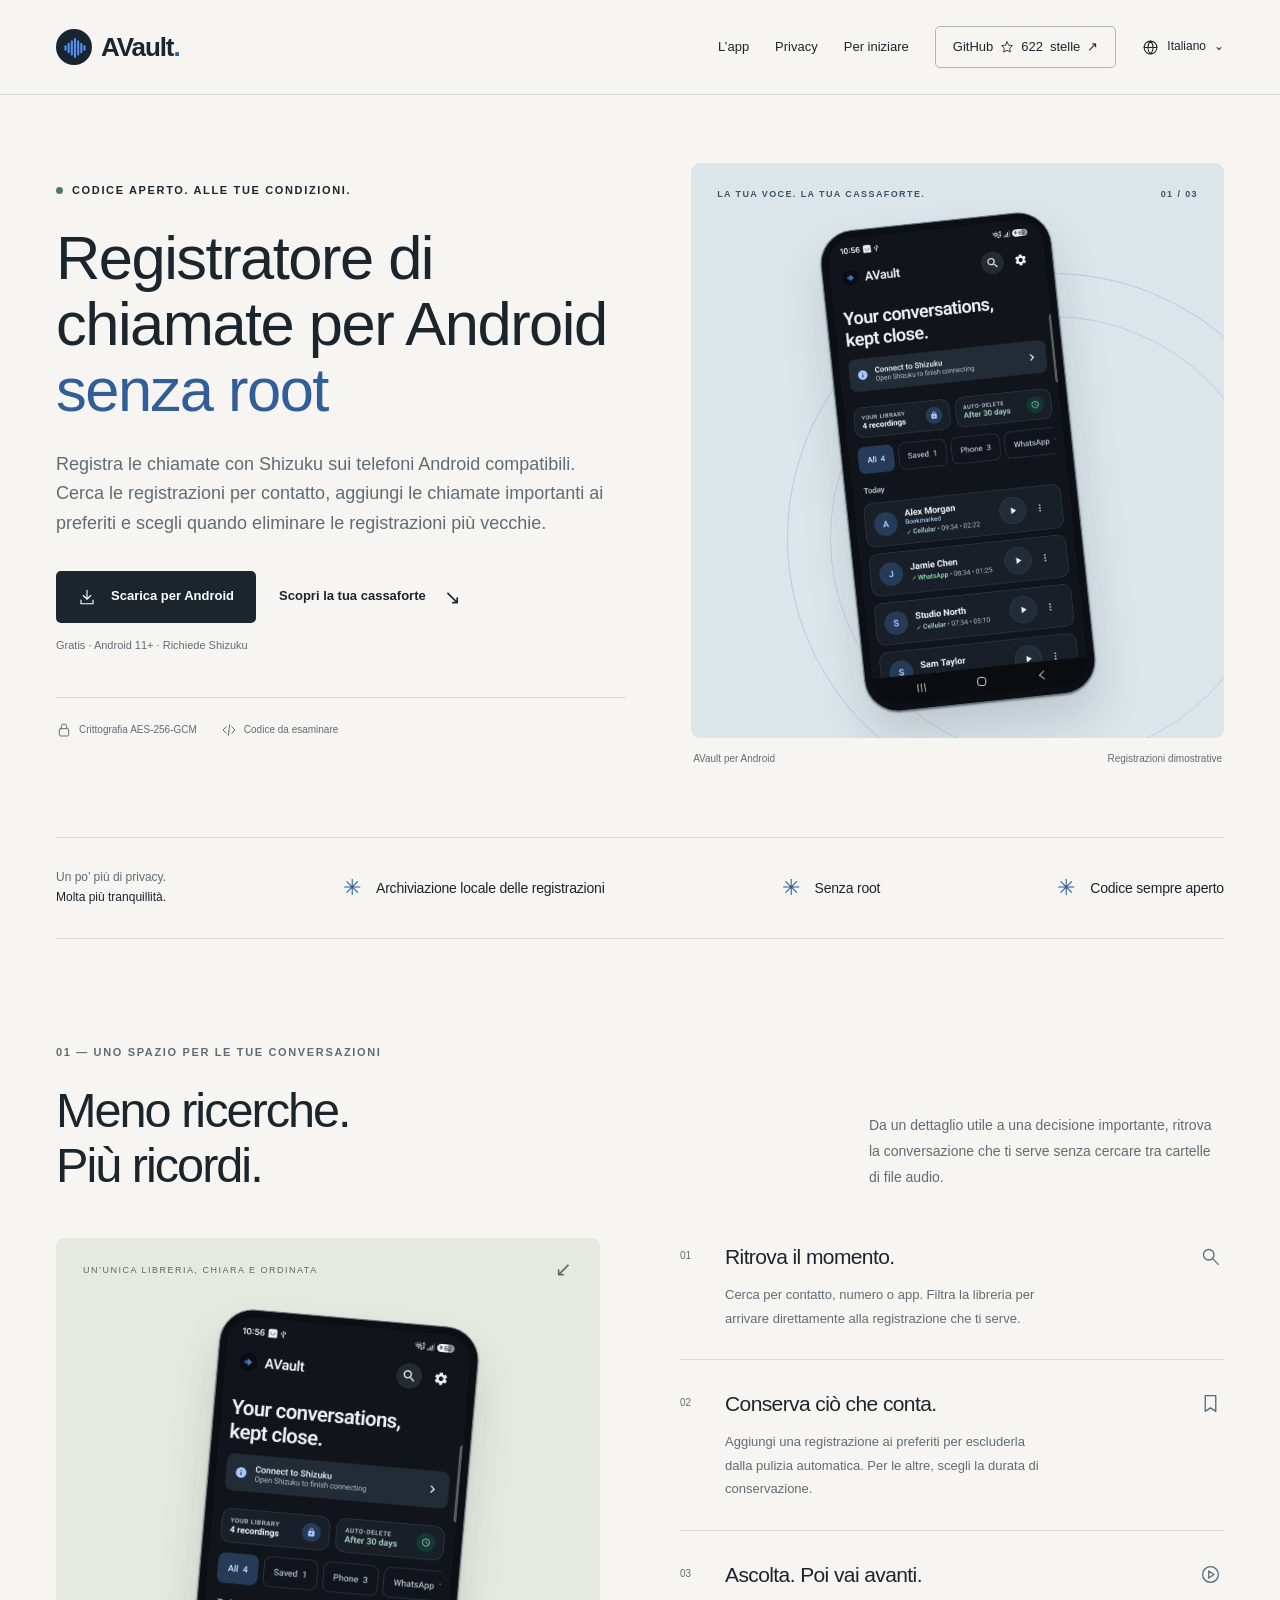
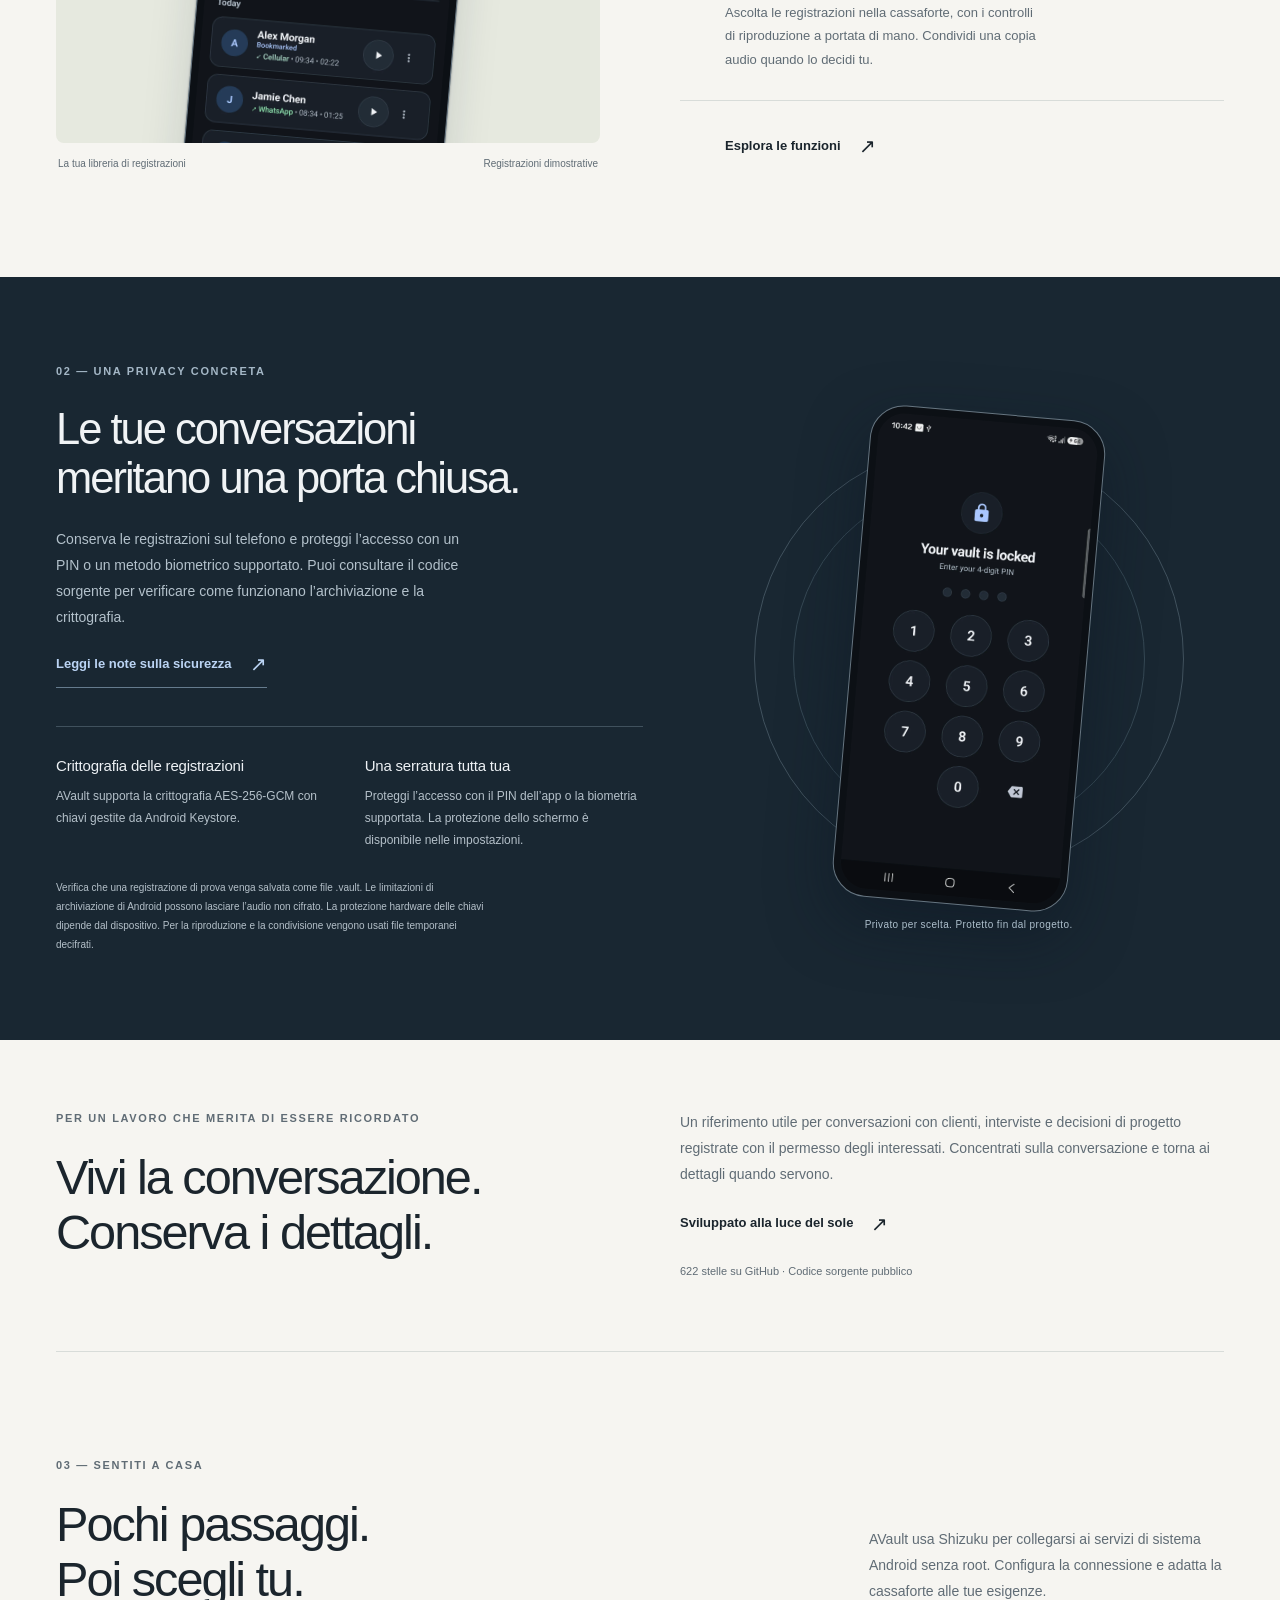
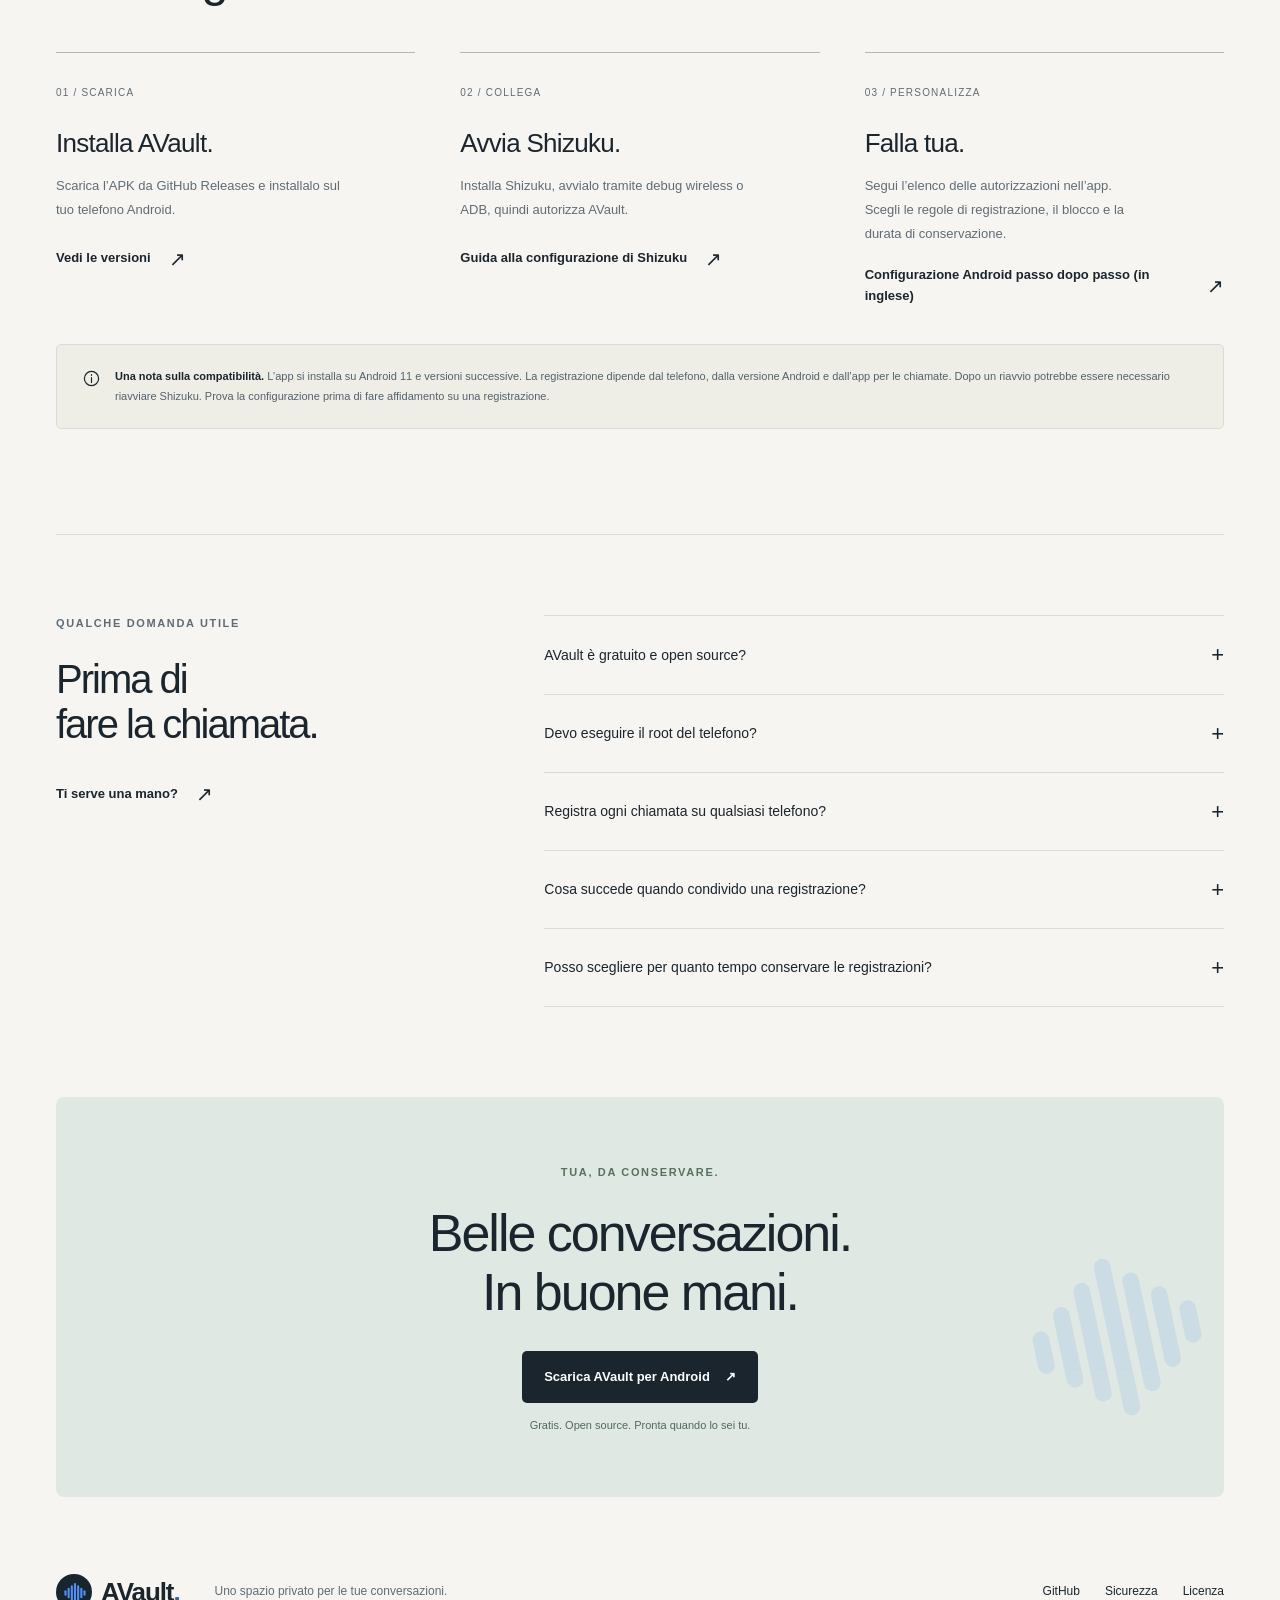
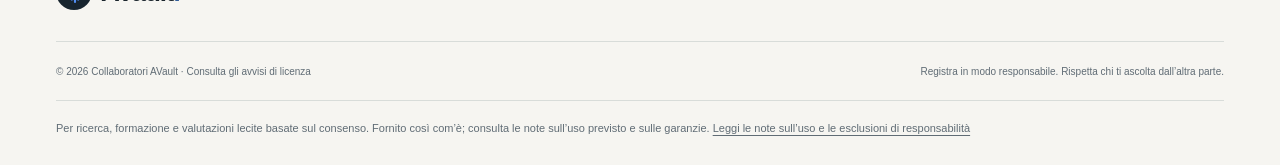
<file: docs/it/index.html>
<!doctype html>
<html lang="it" dir="ltr">
<head>
  <meta charset="utf-8">
  <meta name="viewport" content="width=device-width, initial-scale=1">
  <meta name="theme-color" content="#f6f5f1">
  <title>Registratore di chiamate per Android senza root | AVault</title>
  <meta name="description" content="Scarica AVault, un registratore di chiamate gratuito per Android che usa Shizuku senza root. Cerca le registrazioni, imposta un PIN e scegli quanto conservarle.">
  <meta name="robots" content="index,follow,max-image-preview:large">
  <link rel="canonical" href="https://arpanjot-coding.github.io/AVault/it/">
  <link rel="icon" type="image/png" href="../icon.png">
  <link rel="apple-touch-icon" href="../icon.png">
  <meta property="og:type" content="website">
  <meta property="og:locale" content="it_IT">
  <meta property="og:site_name" content="AVault">
  <meta property="og:url" content="https://arpanjot-coding.github.io/AVault/it/">
  <meta property="og:title" content="Registratore di chiamate per Android senza root | AVault">
  <meta property="og:description" content="Scarica AVault, un registratore di chiamate gratuito per Android che usa Shizuku senza root. Cerca le registrazioni, imposta un PIN e scegli quanto conservarle.">
  <meta property="og:image" content="https://arpanjot-coding.github.io/AVault/assets/social-card.jpg">
  <meta property="og:image:width" content="1199">
  <meta property="og:image:height" content="630">
  <meta property="og:image:alt" content="AVault — Conserva la chiamata. Resta tua. La libreria di registrazioni per Android.">
  <meta name="twitter:card" content="summary_large_image">
  <meta name="twitter:title" content="Registratore di chiamate per Android senza root | AVault">
  <meta name="twitter:description" content="Scarica AVault, un registratore di chiamate gratuito per Android che usa Shizuku senza root. Cerca le registrazioni, imposta un PIN e scegli quanto conservarle.">
  <meta name="twitter:image" content="https://arpanjot-coding.github.io/AVault/assets/social-card.jpg">
  <link rel="stylesheet" href="../styles.css">
  <link rel="preload" href="../assets/library.webp" as="image" type="image/webp">
  <script type="application/ld+json">{
  "@context": "https://schema.org",
  "@graph": [
    {
      "@type": "WebSite",
      "@id": "https://arpanjot-coding.github.io/AVault/#website",
      "name": "AVault",
      "url": "https://arpanjot-coding.github.io/AVault/"
    },
    {
      "@type": "WebPage",
      "isPartOf": {
        "@id": "https://arpanjot-coding.github.io/AVault/#website"
      },
      "mainEntity": {
        "@id": "https://arpanjot-coding.github.io/AVault/#app"
      },
      "@id": "https://arpanjot-coding.github.io/AVault/it/#page",
      "url": "https://arpanjot-coding.github.io/AVault/it/",
      "inLanguage": "it"
    },
    {
      "@type": "SoftwareApplication",
      "@id": "https://arpanjot-coding.github.io/AVault/#app",
      "name": "AVault",
      "operatingSystem": "Android 11 or later",
      "applicationCategory": "UtilitiesApplication",
      "description": "Scarica AVault, un registratore di chiamate gratuito per Android che usa Shizuku senza root. Cerca le registrazioni, imposta un PIN e scegli quanto conservarle.",
      "url": "https://arpanjot-coding.github.io/AVault/",
      "downloadUrl": "https://github.com/arpanjot-coding/AVault/releases/latest",
      "sameAs": "https://github.com/arpanjot-coding/AVault",
      "screenshot": "https://arpanjot-coding.github.io/AVault/assets/library.webp",
      "offers": {
        "@type": "Offer",
        "price": 0
      }
    }
  ]
}</script>
  <script src="../site.js" defer></script>
<link rel="alternate" hreflang="en" href="https://arpanjot-coding.github.io/AVault/">
<link rel="alternate" hreflang="ru" href="https://arpanjot-coding.github.io/AVault/ru/">
<link rel="alternate" hreflang="zh-Hans" href="https://arpanjot-coding.github.io/AVault/zh/">
<link rel="alternate" hreflang="ja" href="https://arpanjot-coding.github.io/AVault/ja/">
<link rel="alternate" hreflang="vi" href="https://arpanjot-coding.github.io/AVault/vi/">
<link rel="alternate" hreflang="th" href="https://arpanjot-coding.github.io/AVault/th/">
<link rel="alternate" hreflang="hi" href="https://arpanjot-coding.github.io/AVault/hi/">
<link rel="alternate" hreflang="ar" href="https://arpanjot-coding.github.io/AVault/ar/">
<link rel="alternate" hreflang="fr" href="https://arpanjot-coding.github.io/AVault/fr/">
<link rel="alternate" hreflang="de" href="https://arpanjot-coding.github.io/AVault/de/">
<link rel="alternate" hreflang="es" href="https://arpanjot-coding.github.io/AVault/es/">
<link rel="alternate" hreflang="it" href="https://arpanjot-coding.github.io/AVault/it/">
<link rel="alternate" hreflang="x-default" href="https://arpanjot-coding.github.io/AVault/">
</head>
<body>
  <a class="skip-link" href="#main">Vai al contenuto</a>
  <header class="header"><div class="wrap navigation">
    <a class="brand" href="#" aria-label="Home di AVault"><span class="brand-icon"><img src="../logo.svg" width="38" height="38" alt=""></span>AVault<span class="brand-period">.</span></a>
    <button class="menu-toggle" type="button" aria-expanded="false" aria-controls="navigation-links">Menu <span aria-hidden="true">+</span></button>
    <nav id="navigation-links" aria-label="Navigazione principale"><a href="#product">L’app</a><a href="#privacy">Privacy</a><a href="#setup">Per iniziare</a><a class="nav-source" href="https://github.com/arpanjot-coding/AVault">GitHub <svg viewbox="0 0 24 24" aria-hidden="true"><path d="m12 3 2.8 5.8 6.4.9-4.6 4.5 1.1 6.4-5.7-3-5.7 3 1.1-6.4L2.8 9.7l6.4-.9z" /></svg><span data-github-stars title="GitHub snapshot: 11 November 2026">622</span><span class="star-label">stelle</span><span aria-hidden="true">↗</span></a><details class="language-picker"><summary><svg viewBox="0 0 24 24" aria-hidden="true"><circle cx="12" cy="12" r="9"/><path d="M3 12h18M12 3c5 5 5 13 0 18-5-5-5-13 0-18"/></svg>Italiano<span aria-hidden="true">⌄</span></summary><ul><li><a href=".././" lang="en" hreflang="en">English</a></li><li><a href="../ru/" lang="ru" hreflang="ru">Русский</a></li><li><a href="../zh/" lang="zh" hreflang="zh">简体中文</a></li><li><a href="../ja/" lang="ja" hreflang="ja">日本語</a></li><li><a href="../vi/" lang="vi" hreflang="vi">Tiếng Việt</a></li><li><a href="../th/" lang="th" hreflang="th">ไทย</a></li><li><a href="../hi/" lang="hi" hreflang="hi">हिन्दी</a></li><li><a href="../ar/" lang="ar" hreflang="ar">العربية</a></li><li><a href="../fr/" lang="fr" hreflang="fr">Français</a></li><li><a href="../de/" lang="de" hreflang="de">Deutsch</a></li><li><a href="../es/" lang="es" hreflang="es">Español</a></li><li><a href="../it/" lang="it" hreflang="it" aria-current="page">Italiano</a></li></ul></details></nav>
  </div></header>
  <main id="main">
    <section class="hero wrap" aria-labelledby="hero-title">
      <div class="hero-copy">
        <p class="eyebrow"><span class="status-dot"></span> CODICE APERTO. ALLE TUE CONDIZIONI.</p>
        <h1 id="hero-title">Registratore di chiamate per Android<br><em>senza root</em></h1>
        <p class="hero-description">Registra le chiamate con Shizuku sui telefoni Android compatibili. Cerca le registrazioni per contatto, aggiungi le chiamate importanti ai preferiti e scegli quando eliminare le registrazioni più vecchie.</p>
        <div class="hero-actions"><a class="button button-dark" href="https://github.com/arpanjot-coding/AVault/releases/latest"><svg viewbox="0 0 24 24" aria-hidden="true"><path d="M12 3v12m-5-5 5 5 5-5M4 16v5h16v-5" /></svg>Scarica per Android</a><a class="text-link" href="#product">Scopri la tua cassaforte <span aria-hidden="true">↘</span></a></div>
        <p class="download-note">Gratis · Android 11+ · Richiede Shizuku</p>
        <div class="hero-proof"><span><svg viewbox="0 0 24 24" aria-hidden="true"><rect x="5" y="10" width="14" height="11" rx="2" /><path d="M8 10V7a4 4 0 0 1 8 0v3" /></svg>Crittografia AES-256-GCM</span><span><svg viewbox="0 0 24 24" aria-hidden="true"><path d="m8 7-5 5 5 5m8-10 5 5-5 5m-3-13-2 16" /></svg>Codice da esaminare</span></div>
      </div>
      <figure class="hero-stage"><div class="hero-artwork"><div class="stage-top"><span>LA TUA VOCE. LA TUA CASSAFORTE.</span><span aria-hidden="true">01 / 03</span></div><div class="stage-orbit" aria-hidden="true"></div><div class="phone hero-phone"><img src="../assets/library.webp" width="1080" height="2340" alt="Libreria AVault con ricerca, preferiti e filtri per le chiamate. Sono mostrate registrazioni dimostrative." fetchpriority="high"></div></div><figcaption><span>AVault per Android</span><span>Registrazioni dimostrative</span></figcaption></figure>
    </section>
    <div class="principles wrap" aria-label="I principi del prodotto"><p>Un po’ più di privacy.<br><strong>Molta più tranquillità.</strong></p><span>Archiviazione locale delle registrazioni</span><span>Senza root</span><span>Codice sempre aperto</span></div>
    <section class="product-section wrap section" id="product" aria-labelledby="product-title">
      <div class="section-heading"><p class="eyebrow">01 — UNO SPAZIO PER LE TUE CONVERSAZIONI</p><div class="heading-row"><h2 id="product-title">Meno ricerche.<br>Più ricordi.</h2><p>Da un dettaglio utile a una decisione importante, ritrova la conversazione che ti serve senza cercare tra cartelle di file audio.</p></div></div>
      <div class="product-layout"><figure class="product-figure"><div class="product-visual"><div class="product-visual-caption"><span>UN’UNICA LIBRERIA, CHIARA E ORDINATA</span><span aria-hidden="true">↙</span></div><div class="phone secondary-phone"><img src="../assets/library.webp" width="1080" height="2340" alt="La libreria AVault con conversazioni dimostrative organizzate per data." loading="lazy"></div></div><figcaption><span>La tua libreria di registrazioni</span><span>Registrazioni dimostrative</span></figcaption></figure>
        <div class="feature-list">
          <article><span class="feature-number">01</span><div><h3>Ritrova il momento.</h3><p>Cerca per contatto, numero o app. Filtra la libreria per arrivare direttamente alla registrazione che ti serve.</p></div><svg viewbox="0 0 24 24" aria-hidden="true"><circle cx="10" cy="10" r="6" /><path d="m15 15 6 6" /></svg></article>
          <article><span class="feature-number">02</span><div><h3>Conserva ciò che conta.</h3><p>Aggiungi una registrazione ai preferiti per escluderla dalla pulizia automatica. Per le altre, scegli la durata di conservazione.</p></div><svg viewbox="0 0 24 24" aria-hidden="true"><path d="M6 3h12v18l-6-4-6 4z" /></svg></article>
          <article><span class="feature-number">03</span><div><h3>Ascolta. Poi vai avanti.</h3><p>Ascolta le registrazioni nella cassaforte, con i controlli di riproduzione a portata di mano. Condividi una copia audio quando lo decidi tu.</p></div><svg viewbox="0 0 24 24" aria-hidden="true"><circle cx="12" cy="12" r="9" /><path d="m10 8 6 4-6 4z" /></svg></article>
          <a class="text-link feature-link" href="https://github.com/arpanjot-coding/AVault#features">Esplora le funzioni <span aria-hidden="true">↗</span></a>
        </div>
      </div>
    </section>
    <section class="privacy-section" id="privacy" aria-labelledby="privacy-title"><div class="wrap privacy-layout">
      <div class="privacy-copy"><p class="eyebrow">02 — UNA PRIVACY CONCRETA</p><h2 id="privacy-title">Le tue conversazioni<br>meritano una porta chiusa.</h2><p>Conserva le registrazioni sul telefono e proteggi l’accesso con un PIN o un metodo biometrico supportato. Puoi consultare il codice sorgente per verificare come funzionano l’archiviazione e la crittografia.</p><a class="text-link" href="https://github.com/arpanjot-coding/AVault/blob/main/SECURITY.md">Leggi le note sulla sicurezza <span aria-hidden="true">↗</span></a><div class="security-details"><article><h3>Crittografia delle registrazioni</h3><p>AVault supporta la crittografia AES-256-GCM con chiavi gestite da Android Keystore.</p></article><article><h3>Una serratura tutta tua</h3><p>Proteggi l’accesso con il PIN dell’app o la biometria supportata. La protezione dello schermo è disponibile nelle impostazioni.</p></article></div><p class="privacy-footnote">Verifica che una registrazione di prova venga salvata come file .vault. Le limitazioni di archiviazione di Android possono lasciare l’audio non cifrato. La protezione hardware delle chiavi dipende dal dispositivo. Per la riproduzione e la condivisione vengono usati file temporanei decifrati.</p></div>
      <figure class="privacy-visual"><div class="privacy-ring" aria-hidden="true"></div><div class="phone lock-phone"><img src="../assets/lock.webp" width="1080" height="2340" alt="Schermata di blocco AVault con tastierino per PIN a quattro cifre." loading="lazy"></div><figcaption>Privato per scelta. Protetto fin dal progetto.</figcaption></figure>
    </div></section>
    <section class="professional-section wrap" aria-labelledby="professional-title"><div><p class="eyebrow">PER UN LAVORO CHE MERITA DI ESSERE RICORDATO</p><h2 id="professional-title">Vivi la conversazione.<br>Conserva i dettagli.</h2></div><div><p>Un riferimento utile per conversazioni con clienti, interviste e decisioni di progetto registrate con il permesso degli interessati. Concentrati sulla conversazione e torna ai dettagli quando servono.</p><a class="text-link" href="https://github.com/arpanjot-coding/AVault">Sviluppato alla luce del sole <span aria-hidden="true">↗</span></a><p class="project-proof"><span data-github-stars title="GitHub snapshot: 11 November 2026">622</span> stelle su GitHub · Codice sorgente pubblico</p></div></section>
    <section class="setup-section wrap section" id="setup" aria-labelledby="setup-title">
      <div class="section-heading"><p class="eyebrow">03 — SENTITI A CASA</p><div class="heading-row"><h2 id="setup-title">Pochi passaggi.<br>Poi scegli tu.</h2><p>AVault usa Shizuku per collegarsi ai servizi di sistema Android senza root. Configura la connessione e adatta la cassaforte alle tue esigenze.</p></div></div>
      <ol class="setup-steps">
        <li><span class="step-index">01 / SCARICA</span><h3>Installa AVault.</h3><p>Scarica l’APK da GitHub Releases e installalo sul tuo telefono Android.</p><a class="text-link" href="https://github.com/arpanjot-coding/AVault/releases/latest">Vedi le versioni <span aria-hidden="true">↗</span></a></li>
        <li><span class="step-index">02 / COLLEGA</span><h3>Avvia Shizuku.</h3><p>Installa Shizuku, avvialo tramite debug wireless o ADB, quindi autorizza AVault.</p><a class="text-link" href="https://shizuku.rikka.app/guide/setup/">Guida alla configurazione di Shizuku <span aria-hidden="true">↗</span></a></li>
        <li><span class="step-index">03 / PERSONALIZZA</span><h3>Falla tua.</h3><p>Segui l’elenco delle autorizzazioni nell’app. Scegli le regole di registrazione, il blocco e la durata di conservazione.</p><a class="text-link" href="../guides/android-call-recording/" hreflang="en">Configurazione Android passo dopo passo (in inglese) <span aria-hidden="true">↗</span></a></li>
      </ol>
      <div class="compatibility-note"><svg viewbox="0 0 24 24" aria-hidden="true"><circle cx="12" cy="12" r="9" /><path d="M12 11v6m0-10v1" /></svg><p><strong>Una nota sulla compatibilità.</strong> L’app si installa su Android 11 e versioni successive. La registrazione dipende dal telefono, dalla versione Android e dall’app per le chiamate. Dopo un riavvio potrebbe essere necessario riavviare Shizuku. Prova la configurazione prima di fare affidamento su una registrazione.</p></div>
    </section>
    <section class="faq-section wrap section" aria-labelledby="faq-title"><div><p class="eyebrow">QUALCHE DOMANDA UTILE</p><h2 id="faq-title">Prima di<br> fare la chiamata.</h2><a class="text-link" href="https://github.com/arpanjot-coding/AVault/issues">Ti serve una mano? <span aria-hidden="true">↗</span></a></div><div class="faq-list">
      <details><summary>AVault è gratuito e open source?<span aria-hidden="true">+</span></summary><p>Sì. AVault è gratuito e il codice sorgente è pubblico. Il repository contiene un file LICENSE con licenza MIT e avvisi GPL nei file sorgente; consulta le note sulle licenze prima di ridistribuire. Puoi esaminare il codice e contribuire su GitHub.</p></details>
      <details><summary>Devo eseguire il root del telefono?<span aria-hidden="true">+</span></summary><p>No. AVault usa Shizuku per accedere ai servizi di sistema necessari alla registrazione. Durante la configurazione devi avviare Shizuku e concedere le autorizzazioni richieste.</p></details>
      <details><summary>Registra ogni chiamata su qualsiasi telefono?<span aria-hidden="true">+</span></summary><p>Il supporto varia in base al produttore, alla versione Android e all’app per le chiamate. Le app di terze parti possono limitare la registrazione. Fai una prova per verificare la configurazione.</p></details>
      <details><summary>Cosa succede quando condivido una registrazione?<span aria-hidden="true">+</span></summary><p>Condividere una registrazione crittografata crea una copia audio decrittografata per l’app scelta. Questa copia non è protetta dalla cassaforte. Condividi solo con una destinazione di cui ti fidi.</p></details>
      <details><summary>Posso scegliere per quanto tempo conservare le registrazioni?<span aria-hidden="true">+</span></summary><p>Sì. Attiva l’eliminazione automatica e scegli una durata nelle impostazioni. Le registrazioni nei preferiti sono escluse. Puoi anche lasciare disattivata l’eliminazione automatica.</p></details>
    </div></section>
    <section class="closing wrap" aria-labelledby="closing-title"><div class="closing-wave" aria-hidden="true"><img src="../logo.svg" width="120" height="120" alt=""></div><p class="eyebrow">TUA, DA CONSERVARE.</p><h2 id="closing-title">Belle conversazioni.<br>In buone mani.</h2><a class="button button-dark" href="https://github.com/arpanjot-coding/AVault/releases/latest">Scarica AVault per Android <span aria-hidden="true">↗</span></a><p class="download-note">Gratis. Open source. Pronta quando lo sei tu.</p></section>
  </main>
  <footer class="footer wrap"><div class="footer-top"><a class="brand" href="#"><span class="brand-icon"><img src="../logo.svg" width="38" height="38" alt=""></span>AVault<span class="brand-period">.</span></a><p>Uno spazio privato per le tue conversazioni.</p><nav aria-label="Navigazione a piè di pagina"><a href="https://github.com/arpanjot-coding/AVault">GitHub</a><a href="https://github.com/arpanjot-coding/AVault/blob/main/SECURITY.md">Sicurezza</a><a href="https://github.com/arpanjot-coding/AVault/blob/main/LICENSE">Licenza</a></nav></div><div class="footer-bottom"><p>© 2026 Collaboratori AVault · Consulta gli avvisi di licenza</p><p>Registra in modo responsabile. Rispetta chi ti ascolta dall’altra parte.</p></div><p class="use-notice">Per ricerca, formazione e valutazioni lecite basate sul consenso. Fornito così com’è; consulta le note sull’uso previsto e sulle garanzie. <a href="https://github.com/arpanjot-coding/AVault/blob/main/DISCLAIMER.md">Leggi le note sull’uso e le esclusioni di responsabilità</a></p></footer>
</body>
</html>
</file>
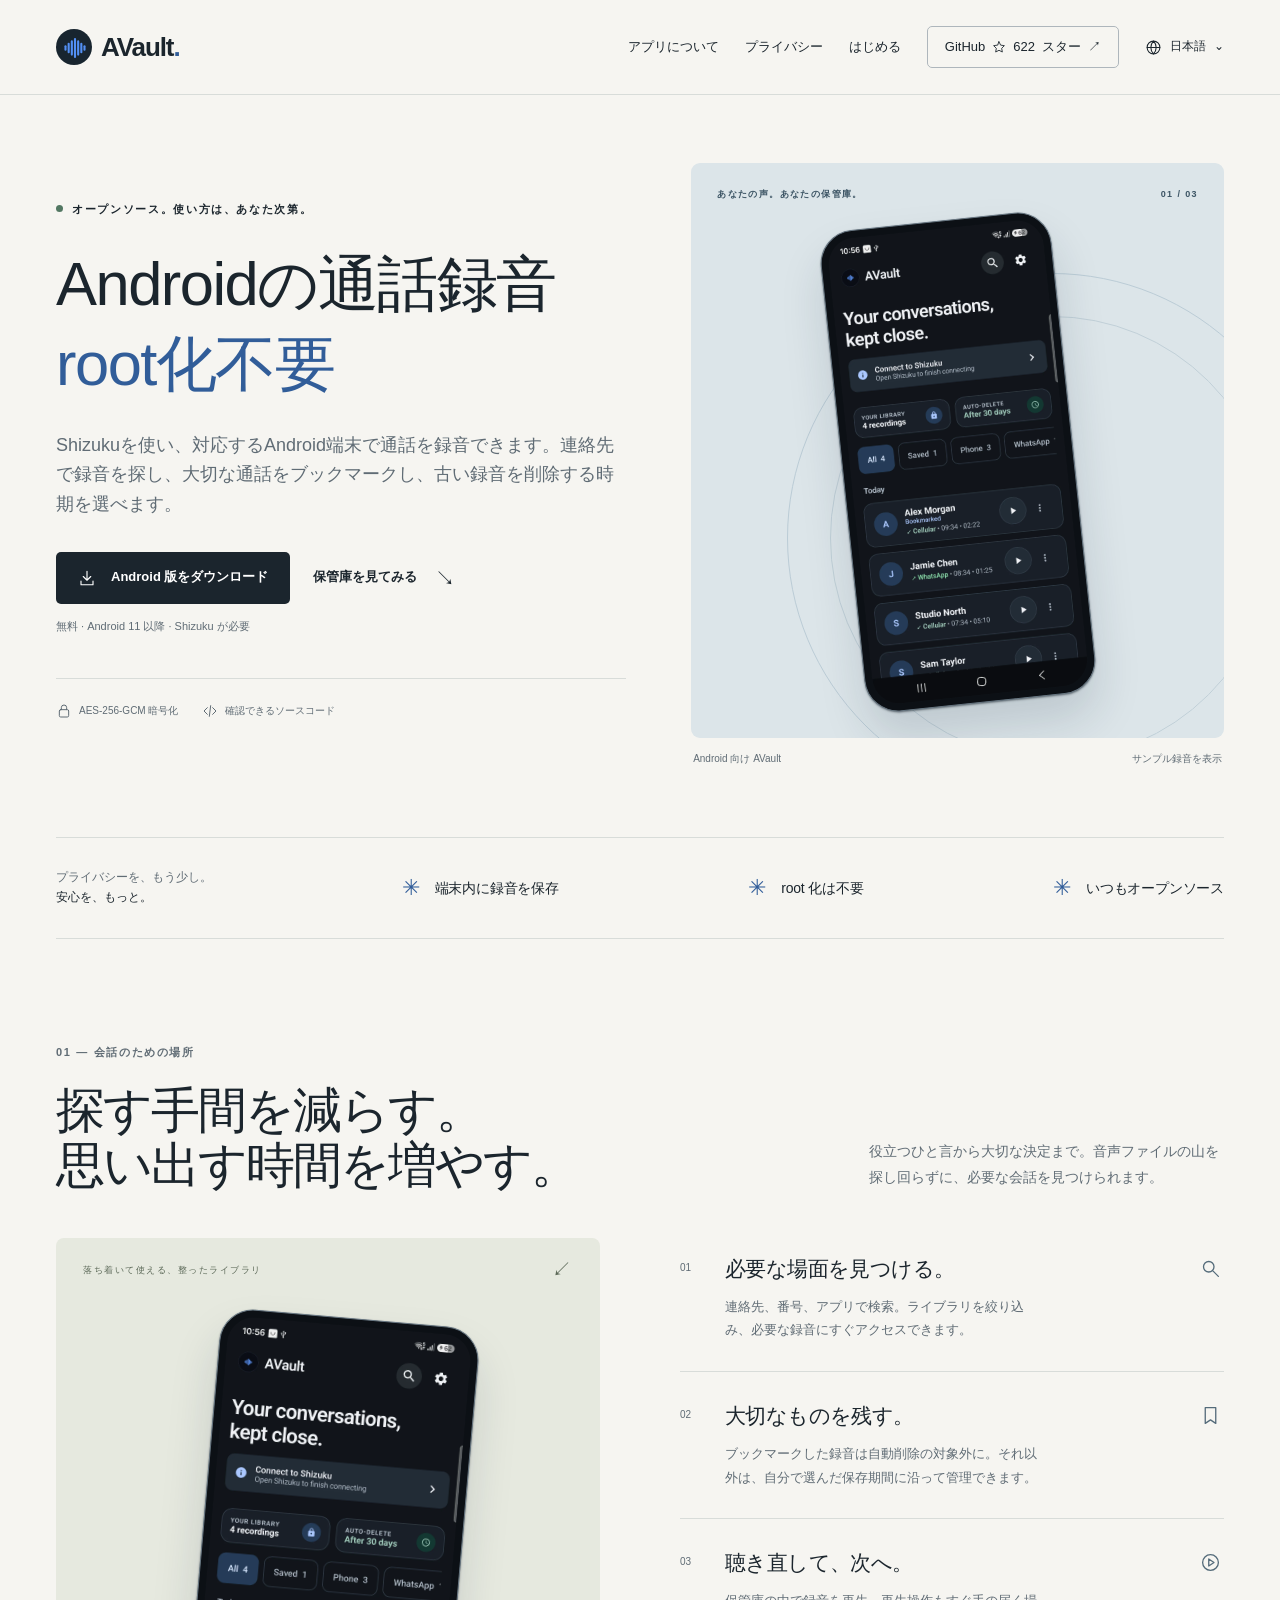
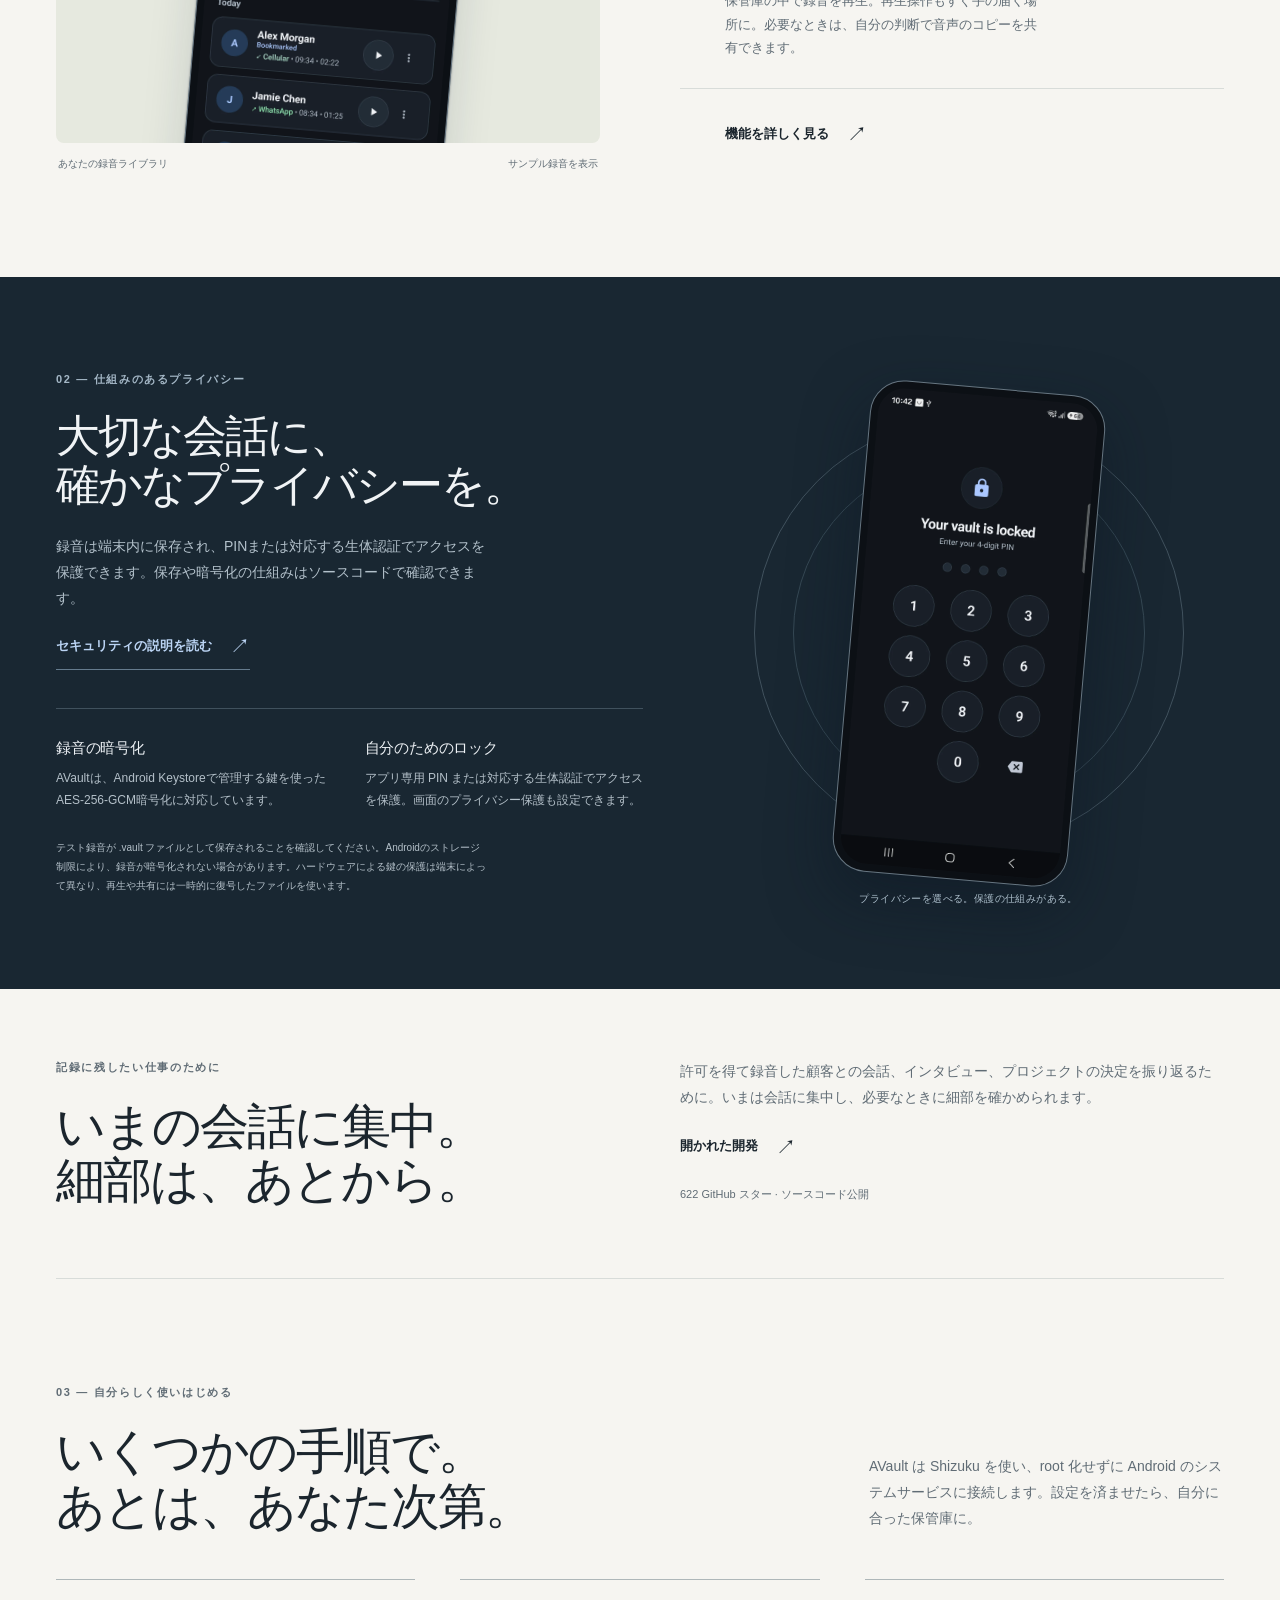
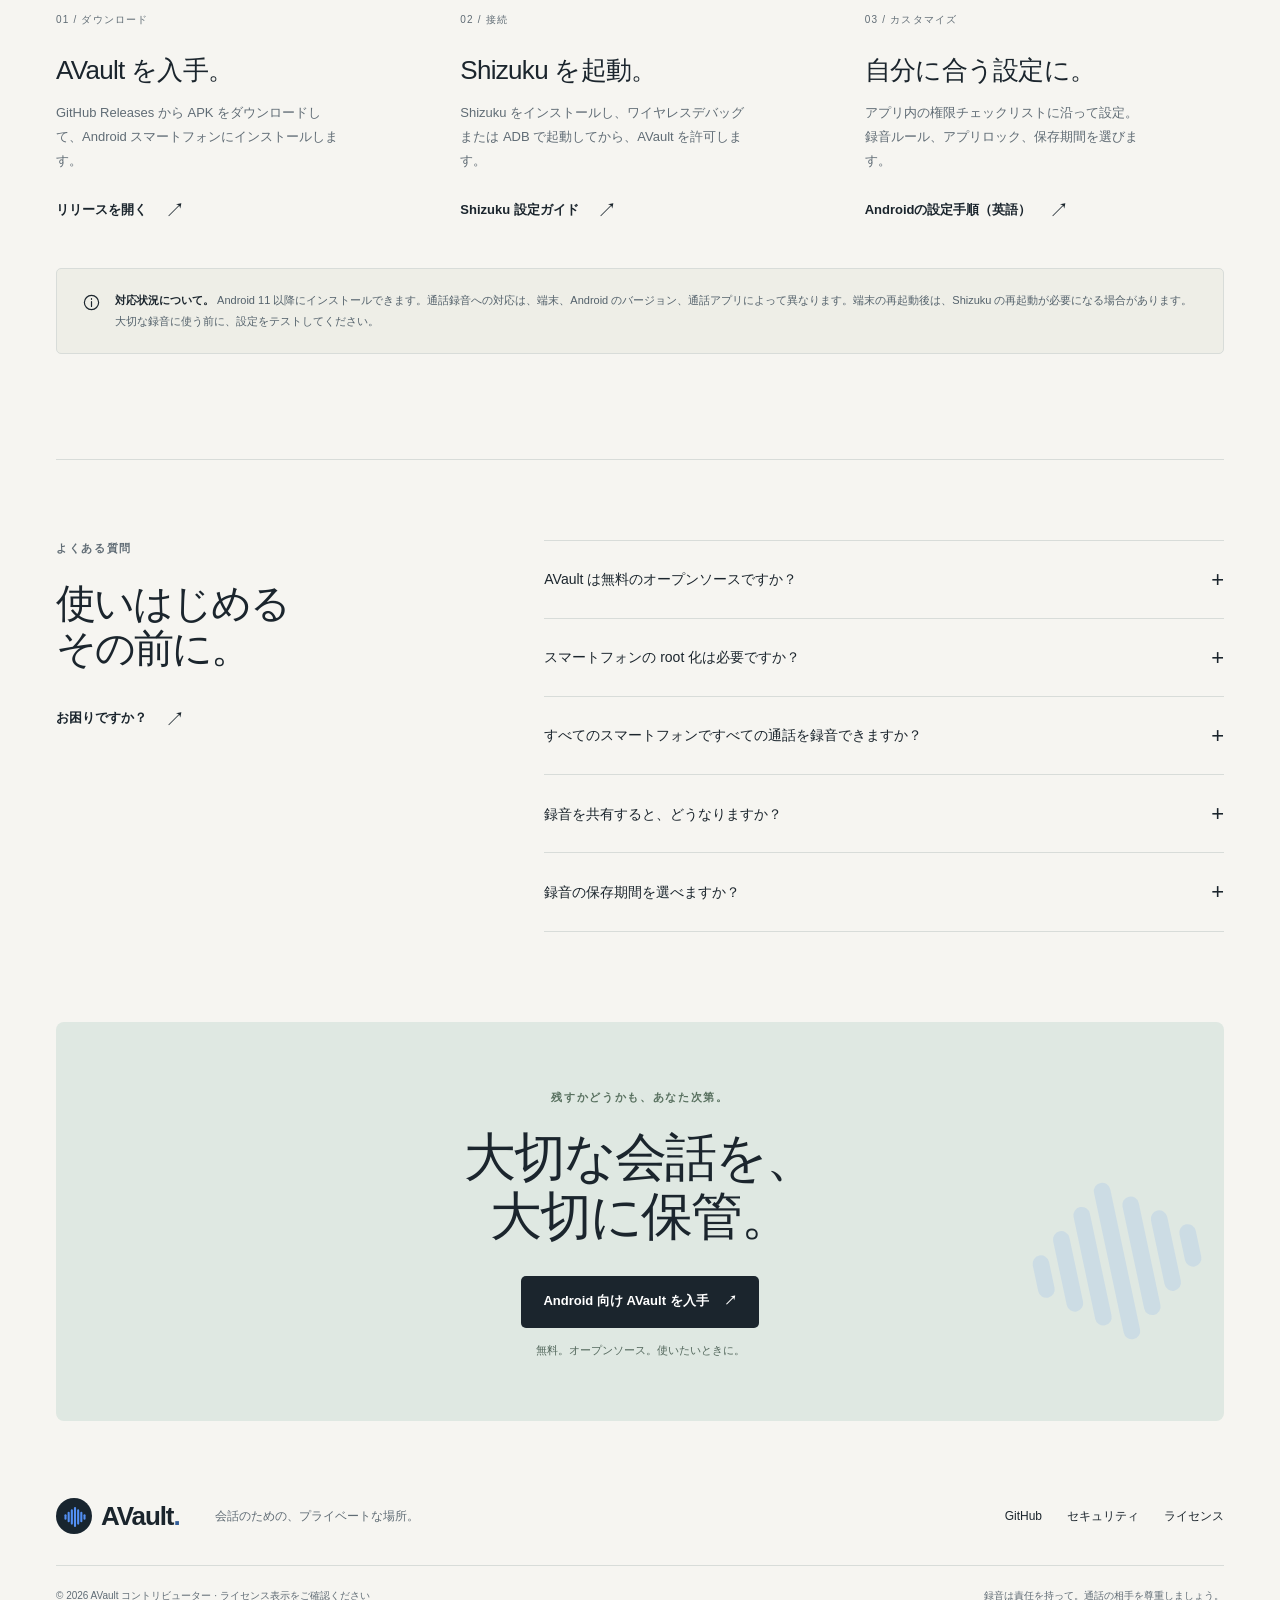
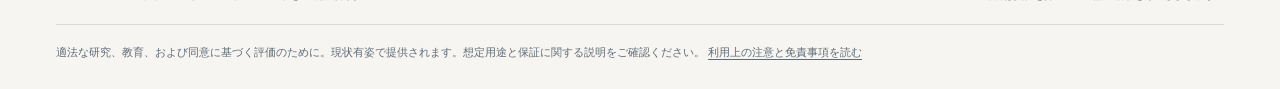
<file: docs/ja/index.html>
<!doctype html>
<html lang="ja" dir="ltr">
<head>
  <meta charset="utf-8">
  <meta name="viewport" content="width=device-width, initial-scale=1">
  <meta name="theme-color" content="#f6f5f1">
  <title>root化不要のAndroid通話録音アプリ | AVault</title>
  <meta name="description" content="AVaultは、Shizukuを使ってroot化せずに通話を録音できる無料のAndroidアプリです。録音の検索、アプリのPIN設定、録音の保存期間の管理に対応しています。">
  <meta name="robots" content="index,follow,max-image-preview:large">
  <link rel="canonical" href="https://arpanjot-coding.github.io/AVault/ja/">
  <link rel="icon" type="image/png" href="../icon.png">
  <link rel="apple-touch-icon" href="../icon.png">
  <meta property="og:type" content="website">
  <meta property="og:locale" content="ja_JP">
  <meta property="og:site_name" content="AVault">
  <meta property="og:url" content="https://arpanjot-coding.github.io/AVault/ja/">
  <meta property="og:title" content="root化不要のAndroid通話録音アプリ | AVault">
  <meta property="og:description" content="AVaultは、Shizukuを使ってroot化せずに通話を録音できる無料のAndroidアプリです。録音の検索、アプリのPIN設定、録音の保存期間の管理に対応しています。">
  <meta property="og:image" content="https://arpanjot-coding.github.io/AVault/assets/social-card.jpg">
  <meta property="og:image:width" content="1199">
  <meta property="og:image:height" content="630">
  <meta property="og:image:alt" content="AVault — 会話を残す。その記録は、あなたのもの。Android の録音ライブラリ。">
  <meta name="twitter:card" content="summary_large_image">
  <meta name="twitter:title" content="root化不要のAndroid通話録音アプリ | AVault">
  <meta name="twitter:description" content="AVaultは、Shizukuを使ってroot化せずに通話を録音できる無料のAndroidアプリです。録音の検索、アプリのPIN設定、録音の保存期間の管理に対応しています。">
  <meta name="twitter:image" content="https://arpanjot-coding.github.io/AVault/assets/social-card.jpg">
  <link rel="stylesheet" href="../styles.css">
  <link rel="preload" href="../assets/library.webp" as="image" type="image/webp">
  <script type="application/ld+json">{
  "@context": "https://schema.org",
  "@graph": [
    {
      "@type": "WebSite",
      "@id": "https://arpanjot-coding.github.io/AVault/#website",
      "name": "AVault",
      "url": "https://arpanjot-coding.github.io/AVault/"
    },
    {
      "@type": "WebPage",
      "isPartOf": {
        "@id": "https://arpanjot-coding.github.io/AVault/#website"
      },
      "mainEntity": {
        "@id": "https://arpanjot-coding.github.io/AVault/#app"
      },
      "@id": "https://arpanjot-coding.github.io/AVault/ja/#page",
      "url": "https://arpanjot-coding.github.io/AVault/ja/",
      "inLanguage": "ja"
    },
    {
      "@type": "SoftwareApplication",
      "@id": "https://arpanjot-coding.github.io/AVault/#app",
      "name": "AVault",
      "operatingSystem": "Android 11 or later",
      "applicationCategory": "UtilitiesApplication",
      "description": "AVaultは、Shizukuを使ってroot化せずに通話を録音できる無料のAndroidアプリです。録音の検索、アプリのPIN設定、録音の保存期間の管理に対応しています。",
      "url": "https://arpanjot-coding.github.io/AVault/",
      "downloadUrl": "https://github.com/arpanjot-coding/AVault/releases/latest",
      "sameAs": "https://github.com/arpanjot-coding/AVault",
      "screenshot": "https://arpanjot-coding.github.io/AVault/assets/library.webp",
      "offers": {
        "@type": "Offer",
        "price": 0
      }
    }
  ]
}</script>
  <script src="../site.js" defer></script>
<link rel="alternate" hreflang="en" href="https://arpanjot-coding.github.io/AVault/">
<link rel="alternate" hreflang="ru" href="https://arpanjot-coding.github.io/AVault/ru/">
<link rel="alternate" hreflang="zh-Hans" href="https://arpanjot-coding.github.io/AVault/zh/">
<link rel="alternate" hreflang="ja" href="https://arpanjot-coding.github.io/AVault/ja/">
<link rel="alternate" hreflang="vi" href="https://arpanjot-coding.github.io/AVault/vi/">
<link rel="alternate" hreflang="th" href="https://arpanjot-coding.github.io/AVault/th/">
<link rel="alternate" hreflang="hi" href="https://arpanjot-coding.github.io/AVault/hi/">
<link rel="alternate" hreflang="ar" href="https://arpanjot-coding.github.io/AVault/ar/">
<link rel="alternate" hreflang="fr" href="https://arpanjot-coding.github.io/AVault/fr/">
<link rel="alternate" hreflang="de" href="https://arpanjot-coding.github.io/AVault/de/">
<link rel="alternate" hreflang="es" href="https://arpanjot-coding.github.io/AVault/es/">
<link rel="alternate" hreflang="it" href="https://arpanjot-coding.github.io/AVault/it/">
<link rel="alternate" hreflang="x-default" href="https://arpanjot-coding.github.io/AVault/">
</head>
<body>
  <a class="skip-link" href="#main">本文へ移動</a>
  <header class="header"><div class="wrap navigation">
    <a class="brand" href="#" aria-label="AVault ホーム"><span class="brand-icon"><img src="../logo.svg" width="38" height="38" alt=""></span>AVault<span class="brand-period">.</span></a>
    <button class="menu-toggle" type="button" aria-expanded="false" aria-controls="navigation-links">メニュー <span aria-hidden="true">+</span></button>
    <nav id="navigation-links" aria-label="メインナビゲーション"><a href="#product">アプリについて</a><a href="#privacy">プライバシー</a><a href="#setup">はじめる</a><a class="nav-source" href="https://github.com/arpanjot-coding/AVault">GitHub <svg viewbox="0 0 24 24" aria-hidden="true"><path d="m12 3 2.8 5.8 6.4.9-4.6 4.5 1.1 6.4-5.7-3-5.7 3 1.1-6.4L2.8 9.7l6.4-.9z" /></svg><span data-github-stars title="GitHub snapshot: 11 November 2026">622</span><span class="star-label">スター</span><span aria-hidden="true">↗</span></a><details class="language-picker"><summary><svg viewBox="0 0 24 24" aria-hidden="true"><circle cx="12" cy="12" r="9"/><path d="M3 12h18M12 3c5 5 5 13 0 18-5-5-5-13 0-18"/></svg>日本語<span aria-hidden="true">⌄</span></summary><ul><li><a href=".././" lang="en" hreflang="en">English</a></li><li><a href="../ru/" lang="ru" hreflang="ru">Русский</a></li><li><a href="../zh/" lang="zh" hreflang="zh">简体中文</a></li><li><a href="../ja/" lang="ja" hreflang="ja" aria-current="page">日本語</a></li><li><a href="../vi/" lang="vi" hreflang="vi">Tiếng Việt</a></li><li><a href="../th/" lang="th" hreflang="th">ไทย</a></li><li><a href="../hi/" lang="hi" hreflang="hi">हिन्दी</a></li><li><a href="../ar/" lang="ar" hreflang="ar">العربية</a></li><li><a href="../fr/" lang="fr" hreflang="fr">Français</a></li><li><a href="../de/" lang="de" hreflang="de">Deutsch</a></li><li><a href="../es/" lang="es" hreflang="es">Español</a></li><li><a href="../it/" lang="it" hreflang="it">Italiano</a></li></ul></details></nav>
  </div></header>
  <main id="main">
    <section class="hero wrap" aria-labelledby="hero-title">
      <div class="hero-copy">
        <p class="eyebrow"><span class="status-dot"></span> オープンソース。使い方は、あなた次第。</p>
        <h1 id="hero-title">Androidの通話録音<br><em>root化不要</em></h1>
        <p class="hero-description">Shizukuを使い、対応するAndroid端末で通話を録音できます。連絡先で録音を探し、大切な通話をブックマークし、古い録音を削除する時期を選べます。</p>
        <div class="hero-actions"><a class="button button-dark" href="https://github.com/arpanjot-coding/AVault/releases/latest"><svg viewbox="0 0 24 24" aria-hidden="true"><path d="M12 3v12m-5-5 5 5 5-5M4 16v5h16v-5" /></svg>Android 版をダウンロード</a><a class="text-link" href="#product">保管庫を見てみる <span aria-hidden="true">↘</span></a></div>
        <p class="download-note">無料 · Android 11 以降 · Shizuku が必要</p>
        <div class="hero-proof"><span><svg viewbox="0 0 24 24" aria-hidden="true"><rect x="5" y="10" width="14" height="11" rx="2" /><path d="M8 10V7a4 4 0 0 1 8 0v3" /></svg>AES-256-GCM 暗号化</span><span><svg viewbox="0 0 24 24" aria-hidden="true"><path d="m8 7-5 5 5 5m8-10 5 5-5 5m-3-13-2 16" /></svg>確認できるソースコード</span></div>
      </div>
      <figure class="hero-stage"><div class="hero-artwork"><div class="stage-top"><span>あなたの声。あなたの保管庫。</span><span aria-hidden="true">01 / 03</span></div><div class="stage-orbit" aria-hidden="true"></div><div class="phone hero-phone"><img src="../assets/library.webp" width="1080" height="2340" alt="検索、ブックマーク、通話フィルターを備えた AVault の録音ライブラリ。表示はサンプル録音です。" fetchpriority="high"></div></div><figcaption><span>Android 向け AVault</span><span>サンプル録音を表示</span></figcaption></figure>
    </section>
    <div class="principles wrap" aria-label="製品の考え方"><p>プライバシーを、もう少し。<br><strong>安心を、もっと。</strong></p><span>端末内に録音を保存</span><span>root 化は不要</span><span>いつもオープンソース</span></div>
    <section class="product-section wrap section" id="product" aria-labelledby="product-title">
      <div class="section-heading"><p class="eyebrow">01 — 会話のための場所</p><div class="heading-row"><h2 id="product-title">探す手間を減らす。<br>思い出す時間を増やす。</h2><p>役立つひと言から大切な決定まで。音声ファイルの山を探し回らずに、必要な会話を見つけられます。</p></div></div>
      <div class="product-layout"><figure class="product-figure"><div class="product-visual"><div class="product-visual-caption"><span>落ち着いて使える、整ったライブラリ</span><span aria-hidden="true">↙</span></div><div class="phone secondary-phone"><img src="../assets/library.webp" width="1080" height="2340" alt="日付順に整理されたサンプルの会話を表示する AVault ライブラリ。" loading="lazy"></div></div><figcaption><span>あなたの録音ライブラリ</span><span>サンプル録音を表示</span></figcaption></figure>
        <div class="feature-list">
          <article><span class="feature-number">01</span><div><h3>必要な場面を見つける。</h3><p>連絡先、番号、アプリで検索。ライブラリを絞り込み、必要な録音にすぐアクセスできます。</p></div><svg viewbox="0 0 24 24" aria-hidden="true"><circle cx="10" cy="10" r="6" /><path d="m15 15 6 6" /></svg></article>
          <article><span class="feature-number">02</span><div><h3>大切なものを残す。</h3><p>ブックマークした録音は自動削除の対象外に。それ以外は、自分で選んだ保存期間に沿って管理できます。</p></div><svg viewbox="0 0 24 24" aria-hidden="true"><path d="M6 3h12v18l-6-4-6 4z" /></svg></article>
          <article><span class="feature-number">03</span><div><h3>聴き直して、次へ。</h3><p>保管庫の中で録音を再生。再生操作もすぐ手の届く場所に。必要なときは、自分の判断で音声のコピーを共有できます。</p></div><svg viewbox="0 0 24 24" aria-hidden="true"><circle cx="12" cy="12" r="9" /><path d="m10 8 6 4-6 4z" /></svg></article>
          <a class="text-link feature-link" href="https://github.com/arpanjot-coding/AVault#features">機能を詳しく見る <span aria-hidden="true">↗</span></a>
        </div>
      </div>
    </section>
    <section class="privacy-section" id="privacy" aria-labelledby="privacy-title"><div class="wrap privacy-layout">
      <div class="privacy-copy"><p class="eyebrow">02 — 仕組みのあるプライバシー</p><h2 id="privacy-title">大切な会話に、<br>確かなプライバシーを。</h2><p>録音は端末内に保存され、PINまたは対応する生体認証でアクセスを保護できます。保存や暗号化の仕組みはソースコードで確認できます。</p><a class="text-link" href="https://github.com/arpanjot-coding/AVault/blob/main/SECURITY.md">セキュリティの説明を読む <span aria-hidden="true">↗</span></a><div class="security-details"><article><h3>録音の暗号化</h3><p>AVaultは、Android Keystoreで管理する鍵を使ったAES-256-GCM暗号化に対応しています。</p></article><article><h3>自分のためのロック</h3><p>アプリ専用 PIN または対応する生体認証でアクセスを保護。画面のプライバシー保護も設定できます。</p></article></div><p class="privacy-footnote">テスト録音が .vault ファイルとして保存されることを確認してください。Androidのストレージ制限により、録音が暗号化されない場合があります。ハードウェアによる鍵の保護は端末によって異なり、再生や共有には一時的に復号したファイルを使います。</p></div>
      <figure class="privacy-visual"><div class="privacy-ring" aria-hidden="true"></div><div class="phone lock-phone"><img src="../assets/lock.webp" width="1080" height="2340" alt="4 桁の PIN キーパッドを表示する AVault のアプリロック。" loading="lazy"></div><figcaption>プライバシーを選べる。保護の仕組みがある。</figcaption></figure>
    </div></section>
    <section class="professional-section wrap" aria-labelledby="professional-title"><div><p class="eyebrow">記録に残したい仕事のために</p><h2 id="professional-title">いまの会話に集中。<br>細部は、あとから。</h2></div><div><p>許可を得て録音した顧客との会話、インタビュー、プロジェクトの決定を振り返るために。いまは会話に集中し、必要なときに細部を確かめられます。</p><a class="text-link" href="https://github.com/arpanjot-coding/AVault">開かれた開発 <span aria-hidden="true">↗</span></a><p class="project-proof"><span data-github-stars title="GitHub snapshot: 11 November 2026">622</span> GitHub スター · ソースコード公開</p></div></section>
    <section class="setup-section wrap section" id="setup" aria-labelledby="setup-title">
      <div class="section-heading"><p class="eyebrow">03 — 自分らしく使いはじめる</p><div class="heading-row"><h2 id="setup-title">いくつかの手順で。<br>あとは、あなた次第。</h2><p>AVault は Shizuku を使い、root 化せずに Android のシステムサービスに接続します。設定を済ませたら、自分に合った保管庫に。</p></div></div>
      <ol class="setup-steps">
        <li><span class="step-index">01 / ダウンロード</span><h3>AVault を入手。</h3><p>GitHub Releases から APK をダウンロードして、Android スマートフォンにインストールします。</p><a class="text-link" href="https://github.com/arpanjot-coding/AVault/releases/latest">リリースを開く <span aria-hidden="true">↗</span></a></li>
        <li><span class="step-index">02 / 接続</span><h3>Shizuku を起動。</h3><p>Shizuku をインストールし、ワイヤレスデバッグまたは ADB で起動してから、AVault を許可します。</p><a class="text-link" href="https://shizuku.rikka.app/guide/setup/">Shizuku 設定ガイド <span aria-hidden="true">↗</span></a></li>
        <li><span class="step-index">03 / カスタマイズ</span><h3>自分に合う設定に。</h3><p>アプリ内の権限チェックリストに沿って設定。録音ルール、アプリロック、保存期間を選びます。</p><a class="text-link" href="../guides/android-call-recording/" hreflang="en">Androidの設定手順（英語） <span aria-hidden="true">↗</span></a></li>
      </ol>
      <div class="compatibility-note"><svg viewbox="0 0 24 24" aria-hidden="true"><circle cx="12" cy="12" r="9" /><path d="M12 11v6m0-10v1" /></svg><p><strong>対応状況について。</strong> Android 11 以降にインストールできます。通話録音への対応は、端末、Android のバージョン、通話アプリによって異なります。端末の再起動後は、Shizuku の再起動が必要になる場合があります。大切な録音に使う前に、設定をテストしてください。</p></div>
    </section>
    <section class="faq-section wrap section" aria-labelledby="faq-title"><div><p class="eyebrow">よくある質問</p><h2 id="faq-title">使いはじめる<br> その前に。</h2><a class="text-link" href="https://github.com/arpanjot-coding/AVault/issues">お困りですか？ <span aria-hidden="true">↗</span></a></div><div class="faq-list">
      <details><summary>AVault は無料のオープンソースですか？<span aria-hidden="true">+</span></summary><p>はい。AVault は無料で利用でき、ソースコードは公開されています。リポジトリには MIT の LICENSE ファイルがあり、ソースファイルには GPL の表示もあります。再配布する前にライセンスに関する説明をご確認ください。コードの確認や GitHub での貢献が可能です。</p></details>
      <details><summary>スマートフォンの root 化は必要ですか？<span aria-hidden="true">+</span></summary><p>不要です。AVault は Shizuku を使い、録音に必要なシステムサービスにアクセスします。設定時には Shizuku を起動し、必要な権限を付与してください。</p></details>
      <details><summary>すべてのスマートフォンですべての通話を録音できますか？<span aria-hidden="true">+</span></summary><p>録音への対応はメーカー、Android のバージョン、通話アプリによって異なります。他社製アプリの通話録音は、そのアプリ自体に制限される場合もあります。テスト録音で設定を確認してください。</p></details>
      <details><summary>録音を共有すると、どうなりますか？<span aria-hidden="true">+</span></summary><p>暗号化された録音を共有すると、選択したアプリ向けに復号済みの音声コピーが作成されます。このコピーは保管庫の保護対象外です。信頼できる共有先だけを選んでください。</p></details>
      <details><summary>録音の保存期間を選べますか？<span aria-hidden="true">+</span></summary><p>はい。設定で自動削除を有効にして、保存期間を選べます。ブックマークした録音は自動削除されません。自動削除を無効のままにすることもできます。</p></details>
    </div></section>
    <section class="closing wrap" aria-labelledby="closing-title"><div class="closing-wave" aria-hidden="true"><img src="../logo.svg" width="120" height="120" alt=""></div><p class="eyebrow">残すかどうかも、あなた次第。</p><h2 id="closing-title">大切な会話を、<br>大切に保管。</h2><a class="button button-dark" href="https://github.com/arpanjot-coding/AVault/releases/latest">Android 向け AVault を入手 <span aria-hidden="true">↗</span></a><p class="download-note">無料。オープンソース。使いたいときに。</p></section>
  </main>
  <footer class="footer wrap"><div class="footer-top"><a class="brand" href="#"><span class="brand-icon"><img src="../logo.svg" width="38" height="38" alt=""></span>AVault<span class="brand-period">.</span></a><p>会話のための、プライベートな場所。</p><nav aria-label="フッターナビゲーション"><a href="https://github.com/arpanjot-coding/AVault">GitHub</a><a href="https://github.com/arpanjot-coding/AVault/blob/main/SECURITY.md">セキュリティ</a><a href="https://github.com/arpanjot-coding/AVault/blob/main/LICENSE">ライセンス</a></nav></div><div class="footer-bottom"><p>© 2026 AVault コントリビューター · ライセンス表示をご確認ください</p><p>録音は責任を持って。通話の相手を尊重しましょう。</p></div><p class="use-notice">適法な研究、教育、および同意に基づく評価のために。現状有姿で提供されます。想定用途と保証に関する説明をご確認ください。 <a href="https://github.com/arpanjot-coding/AVault/blob/main/DISCLAIMER.md">利用上の注意と免責事項を読む</a></p></footer>
</body>
</html>
</file>
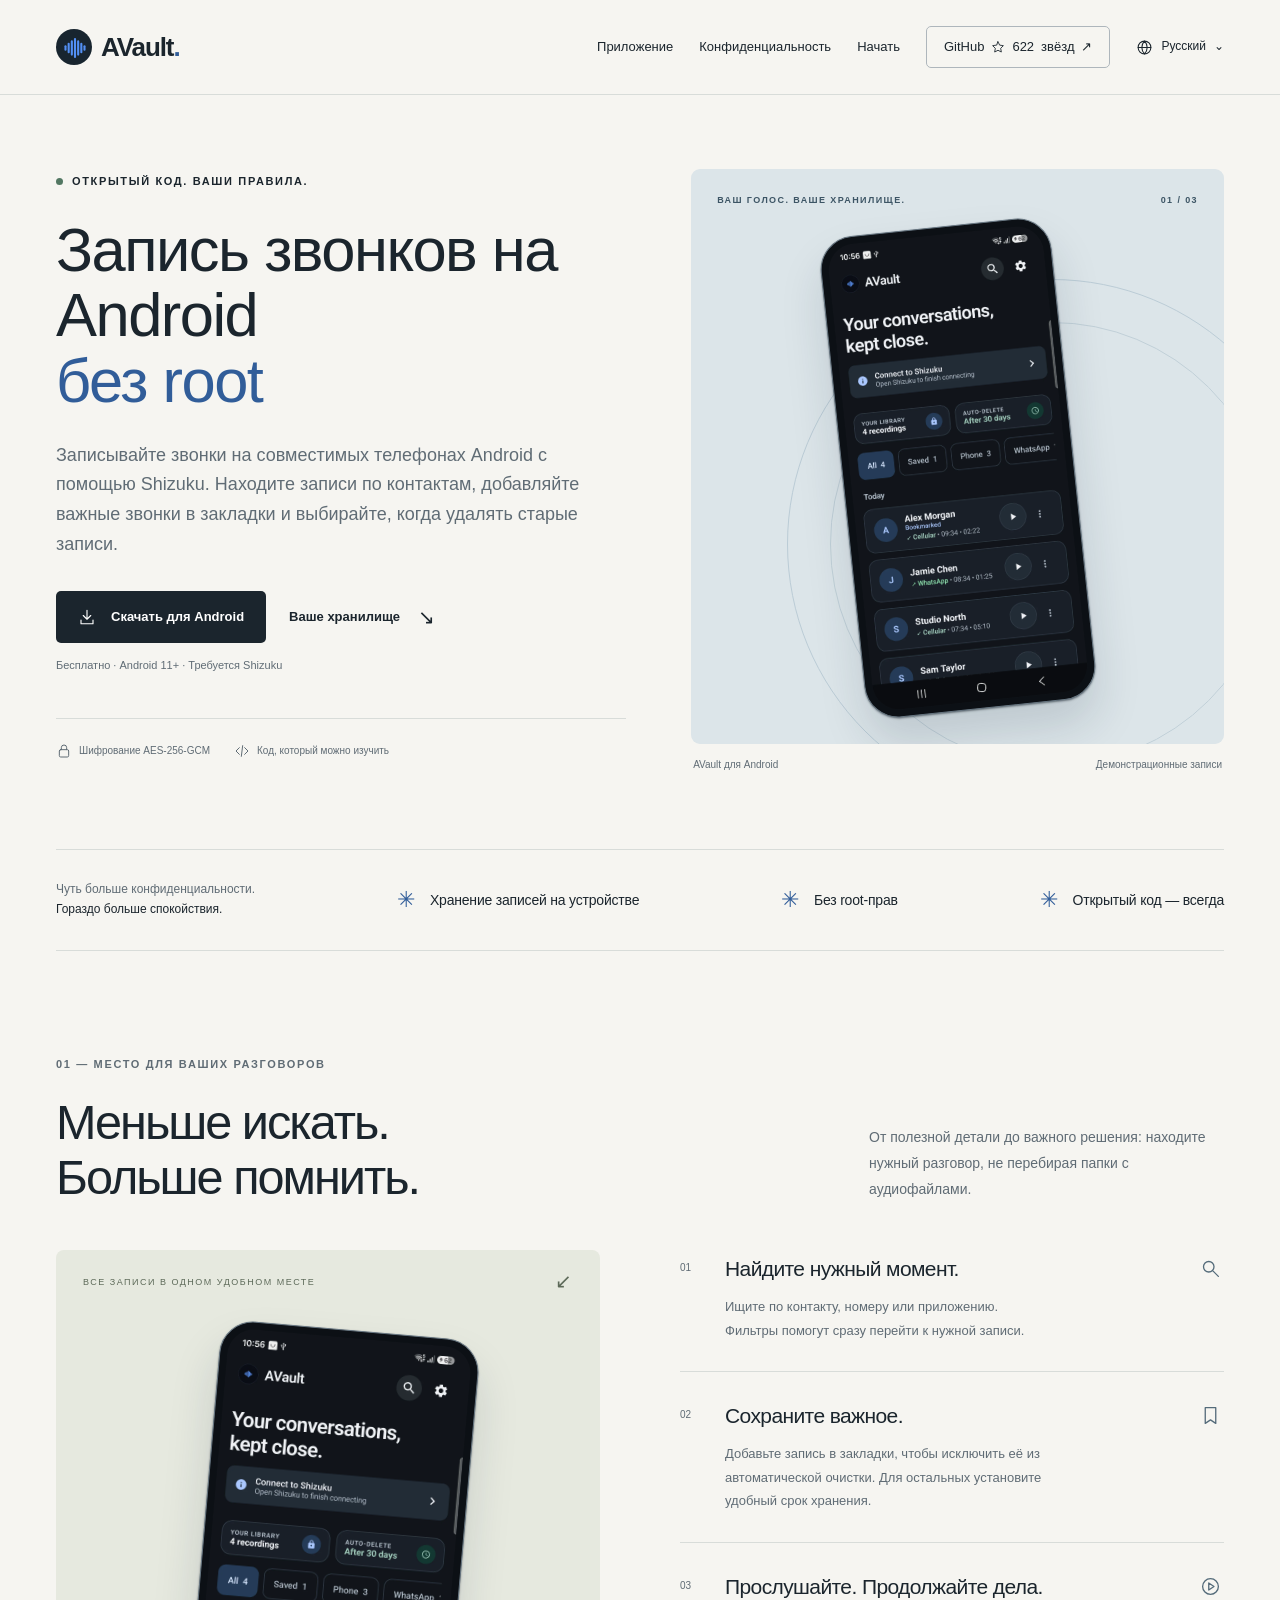
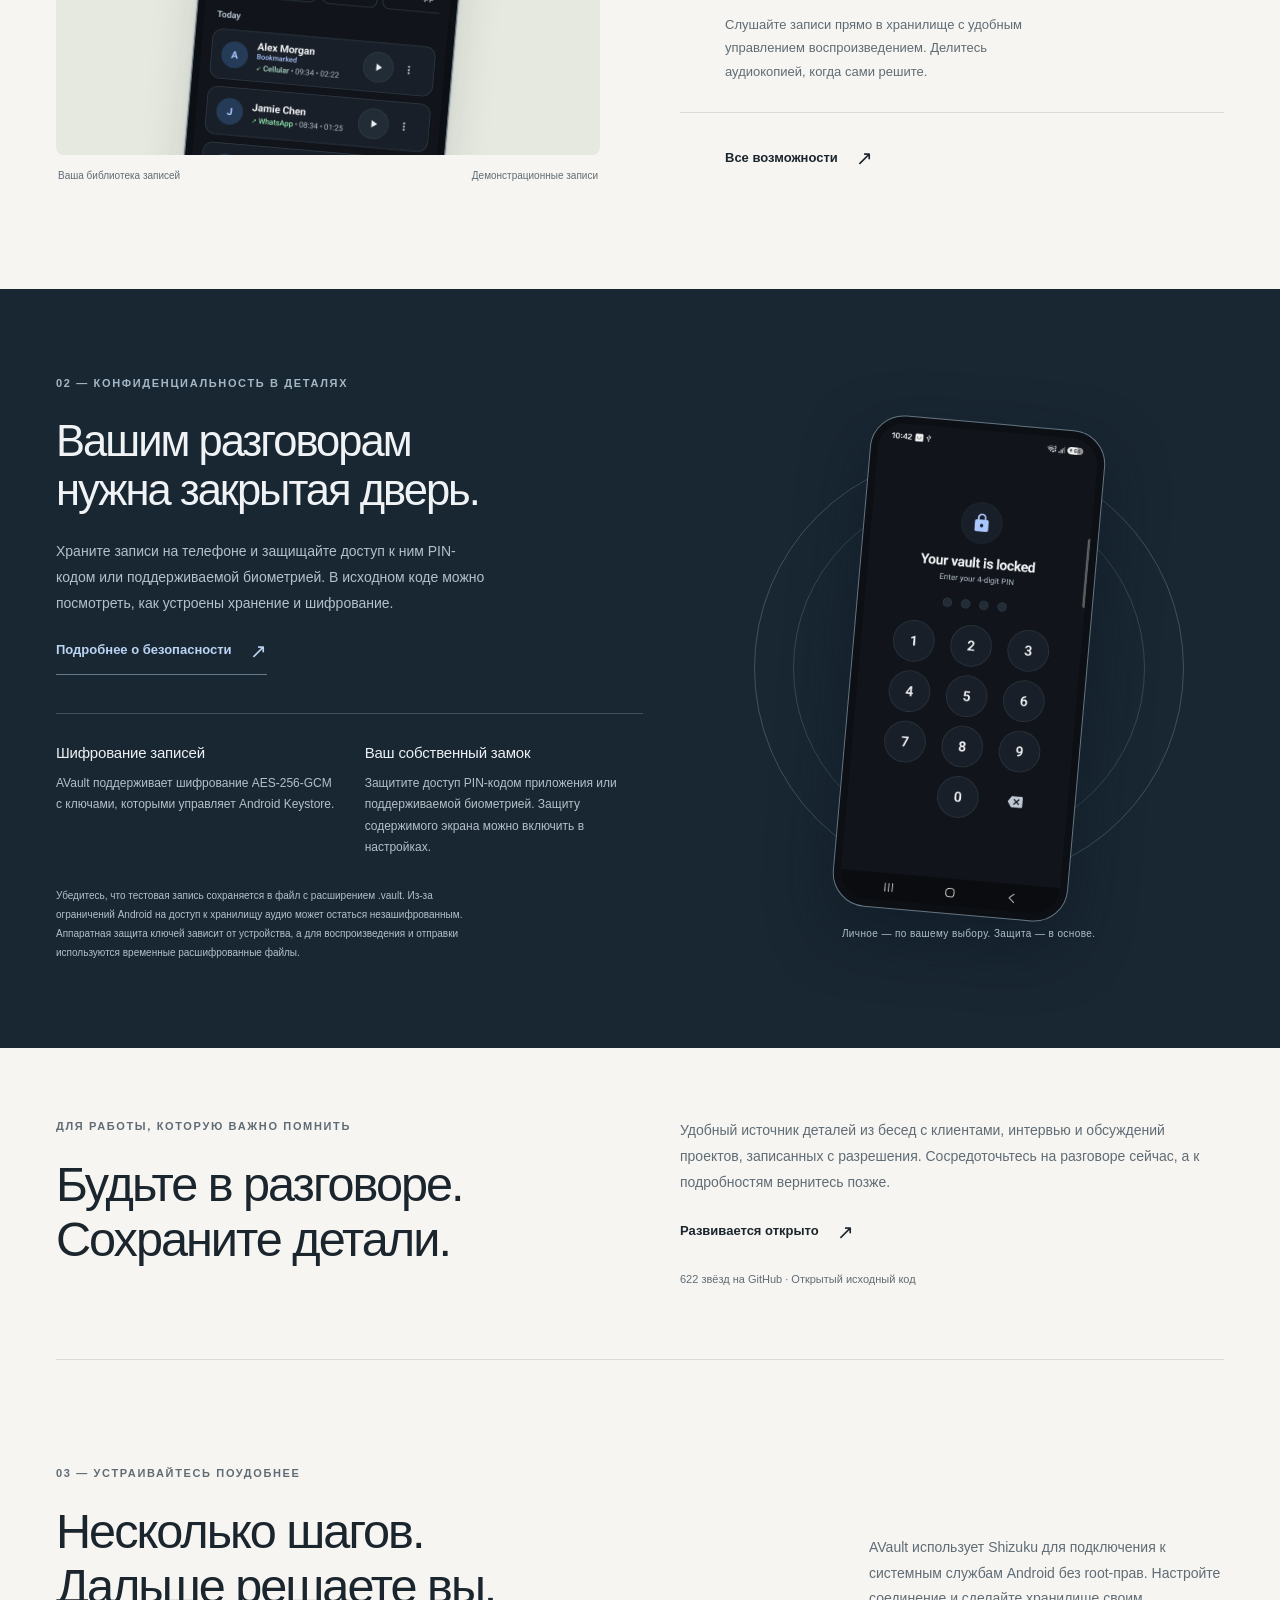
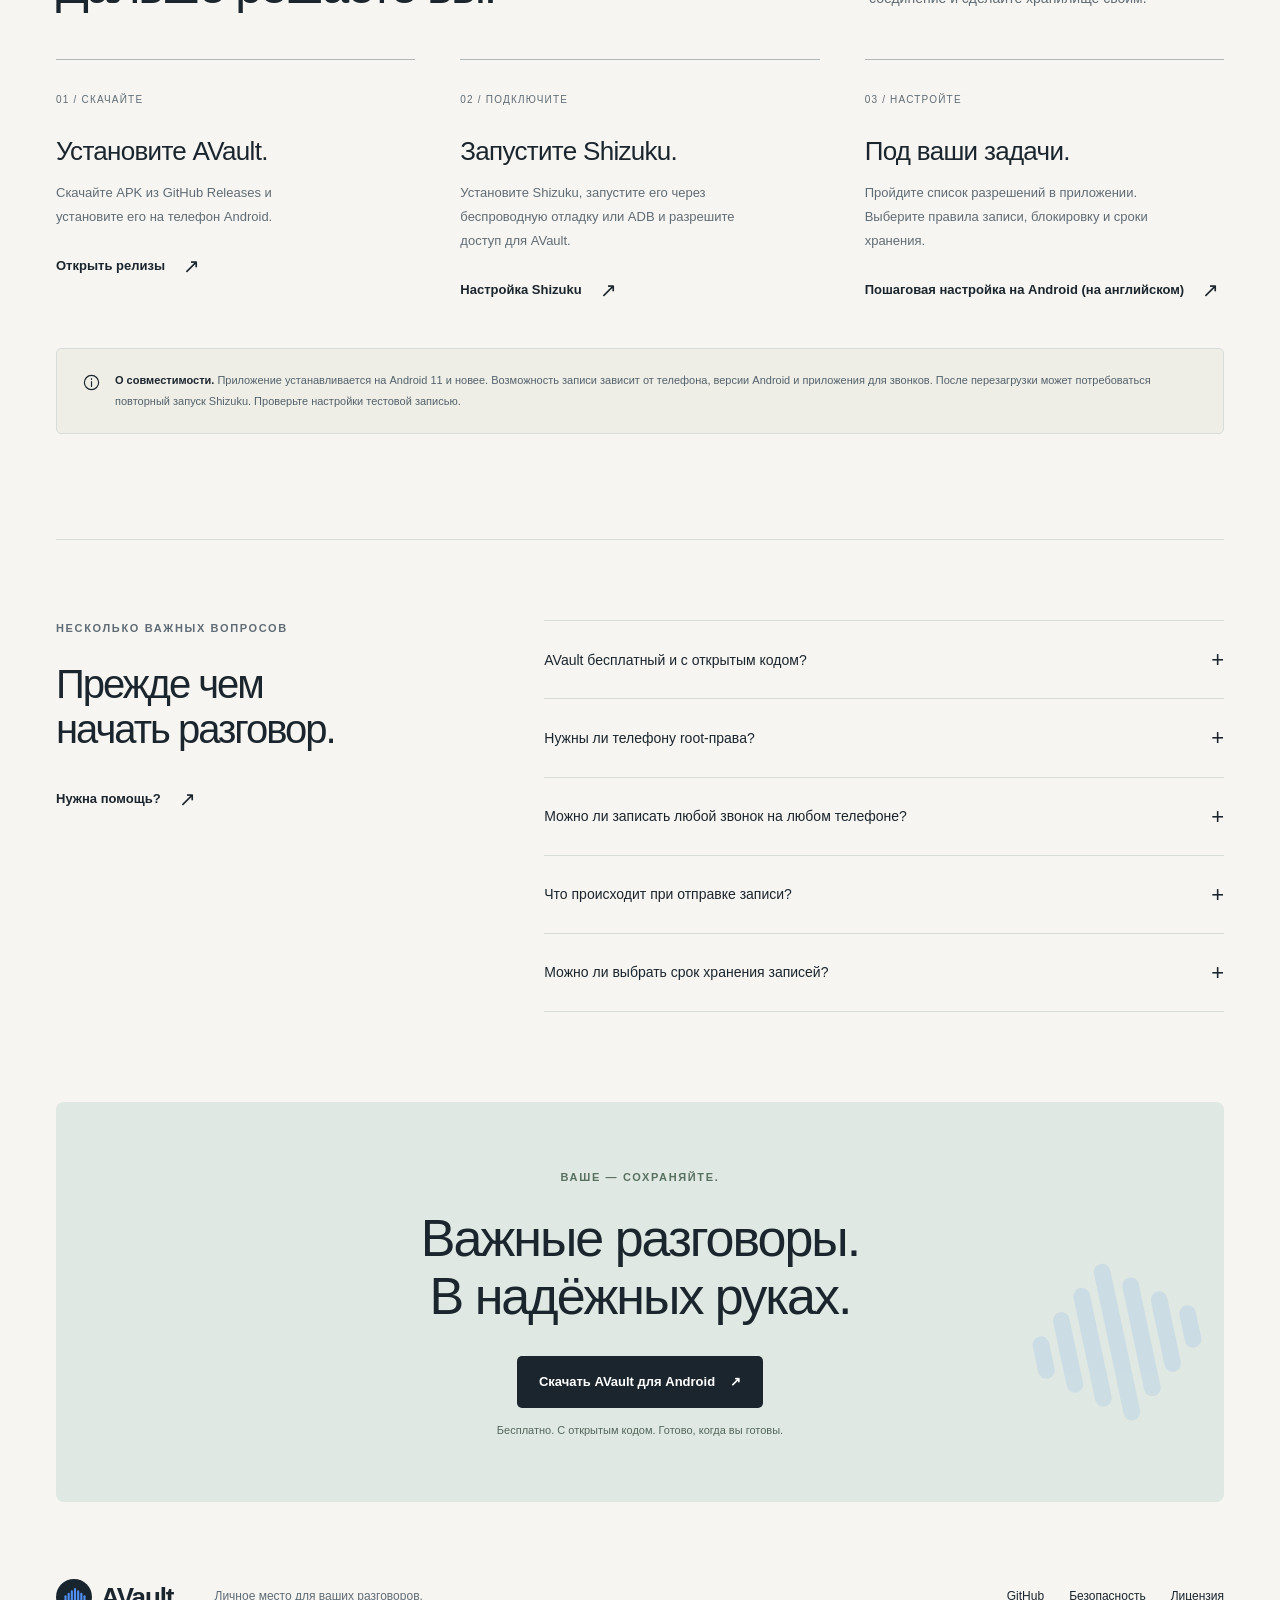
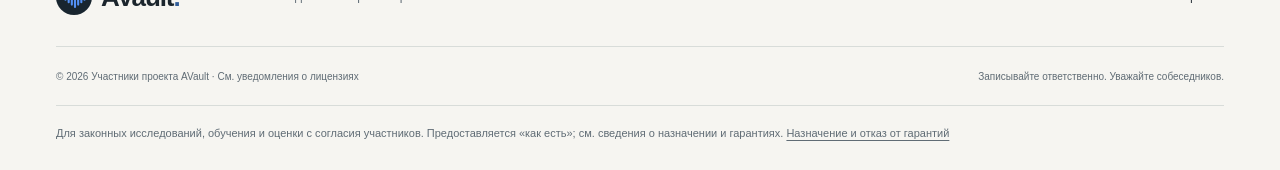
<file: docs/ru/index.html>
<!doctype html>
<html lang="ru" dir="ltr">
<head>
  <meta charset="utf-8">
  <meta name="viewport" content="width=device-width, initial-scale=1">
  <meta name="theme-color" content="#f6f5f1">
  <title>Запись звонков на Android без root | AVault</title>
  <meta name="description" content="Скачайте AVault — бесплатное приложение для записи звонков на Android через Shizuku без root. Ищите записи, установите PIN-код и настройте срок хранения.">
  <meta name="robots" content="index,follow,max-image-preview:large">
  <link rel="canonical" href="https://arpanjot-coding.github.io/AVault/ru/">
  <link rel="icon" type="image/png" href="../icon.png">
  <link rel="apple-touch-icon" href="../icon.png">
  <meta property="og:type" content="website">
  <meta property="og:locale" content="ru_RU">
  <meta property="og:site_name" content="AVault">
  <meta property="og:url" content="https://arpanjot-coding.github.io/AVault/ru/">
  <meta property="og:title" content="Запись звонков на Android без root | AVault">
  <meta property="og:description" content="Скачайте AVault — бесплатное приложение для записи звонков на Android через Shizuku без root. Ищите записи, установите PIN-код и настройте срок хранения.">
  <meta property="og:image" content="https://arpanjot-coding.github.io/AVault/assets/social-card.jpg">
  <meta property="og:image:width" content="1199">
  <meta property="og:image:height" content="630">
  <meta property="og:image:alt" content="AVault — Сохраните разговор. Пусть он останется вашим. Библиотека записей для Android.">
  <meta name="twitter:card" content="summary_large_image">
  <meta name="twitter:title" content="Запись звонков на Android без root | AVault">
  <meta name="twitter:description" content="Скачайте AVault — бесплатное приложение для записи звонков на Android через Shizuku без root. Ищите записи, установите PIN-код и настройте срок хранения.">
  <meta name="twitter:image" content="https://arpanjot-coding.github.io/AVault/assets/social-card.jpg">
  <link rel="stylesheet" href="../styles.css">
  <link rel="preload" href="../assets/library.webp" as="image" type="image/webp">
  <script type="application/ld+json">{
  "@context": "https://schema.org",
  "@graph": [
    {
      "@type": "WebSite",
      "@id": "https://arpanjot-coding.github.io/AVault/#website",
      "name": "AVault",
      "url": "https://arpanjot-coding.github.io/AVault/"
    },
    {
      "@type": "WebPage",
      "isPartOf": {
        "@id": "https://arpanjot-coding.github.io/AVault/#website"
      },
      "mainEntity": {
        "@id": "https://arpanjot-coding.github.io/AVault/#app"
      },
      "@id": "https://arpanjot-coding.github.io/AVault/ru/#page",
      "url": "https://arpanjot-coding.github.io/AVault/ru/",
      "inLanguage": "ru"
    },
    {
      "@type": "SoftwareApplication",
      "@id": "https://arpanjot-coding.github.io/AVault/#app",
      "name": "AVault",
      "operatingSystem": "Android 11 or later",
      "applicationCategory": "UtilitiesApplication",
      "description": "Скачайте AVault — бесплатное приложение для записи звонков на Android через Shizuku без root. Ищите записи, установите PIN-код и настройте срок хранения.",
      "url": "https://arpanjot-coding.github.io/AVault/",
      "downloadUrl": "https://github.com/arpanjot-coding/AVault/releases/latest",
      "sameAs": "https://github.com/arpanjot-coding/AVault",
      "screenshot": "https://arpanjot-coding.github.io/AVault/assets/library.webp",
      "offers": {
        "@type": "Offer",
        "price": 0
      }
    }
  ]
}</script>
  <script src="../site.js" defer></script>
<link rel="alternate" hreflang="en" href="https://arpanjot-coding.github.io/AVault/">
<link rel="alternate" hreflang="ru" href="https://arpanjot-coding.github.io/AVault/ru/">
<link rel="alternate" hreflang="zh-Hans" href="https://arpanjot-coding.github.io/AVault/zh/">
<link rel="alternate" hreflang="ja" href="https://arpanjot-coding.github.io/AVault/ja/">
<link rel="alternate" hreflang="vi" href="https://arpanjot-coding.github.io/AVault/vi/">
<link rel="alternate" hreflang="th" href="https://arpanjot-coding.github.io/AVault/th/">
<link rel="alternate" hreflang="hi" href="https://arpanjot-coding.github.io/AVault/hi/">
<link rel="alternate" hreflang="ar" href="https://arpanjot-coding.github.io/AVault/ar/">
<link rel="alternate" hreflang="fr" href="https://arpanjot-coding.github.io/AVault/fr/">
<link rel="alternate" hreflang="de" href="https://arpanjot-coding.github.io/AVault/de/">
<link rel="alternate" hreflang="es" href="https://arpanjot-coding.github.io/AVault/es/">
<link rel="alternate" hreflang="it" href="https://arpanjot-coding.github.io/AVault/it/">
<link rel="alternate" hreflang="x-default" href="https://arpanjot-coding.github.io/AVault/">
</head>
<body>
  <a class="skip-link" href="#main">Перейти к содержимому</a>
  <header class="header"><div class="wrap navigation">
    <a class="brand" href="#" aria-label="Главная AVault"><span class="brand-icon"><img src="../logo.svg" width="38" height="38" alt=""></span>AVault<span class="brand-period">.</span></a>
    <button class="menu-toggle" type="button" aria-expanded="false" aria-controls="navigation-links">Меню <span aria-hidden="true">+</span></button>
    <nav id="navigation-links" aria-label="Основная навигация"><a href="#product">Приложение</a><a href="#privacy">Конфиденциальность</a><a href="#setup">Начать</a><a class="nav-source" href="https://github.com/arpanjot-coding/AVault">GitHub <svg viewbox="0 0 24 24" aria-hidden="true"><path d="m12 3 2.8 5.8 6.4.9-4.6 4.5 1.1 6.4-5.7-3-5.7 3 1.1-6.4L2.8 9.7l6.4-.9z" /></svg><span data-github-stars title="GitHub snapshot: 11 November 2026">622</span><span class="star-label">звёзд</span><span aria-hidden="true">↗</span></a><details class="language-picker"><summary><svg viewBox="0 0 24 24" aria-hidden="true"><circle cx="12" cy="12" r="9"/><path d="M3 12h18M12 3c5 5 5 13 0 18-5-5-5-13 0-18"/></svg>Русский<span aria-hidden="true">⌄</span></summary><ul><li><a href=".././" lang="en" hreflang="en">English</a></li><li><a href="../ru/" lang="ru" hreflang="ru" aria-current="page">Русский</a></li><li><a href="../zh/" lang="zh" hreflang="zh">简体中文</a></li><li><a href="../ja/" lang="ja" hreflang="ja">日本語</a></li><li><a href="../vi/" lang="vi" hreflang="vi">Tiếng Việt</a></li><li><a href="../th/" lang="th" hreflang="th">ไทย</a></li><li><a href="../hi/" lang="hi" hreflang="hi">हिन्दी</a></li><li><a href="../ar/" lang="ar" hreflang="ar">العربية</a></li><li><a href="../fr/" lang="fr" hreflang="fr">Français</a></li><li><a href="../de/" lang="de" hreflang="de">Deutsch</a></li><li><a href="../es/" lang="es" hreflang="es">Español</a></li><li><a href="../it/" lang="it" hreflang="it">Italiano</a></li></ul></details></nav>
  </div></header>
  <main id="main">
    <section class="hero wrap" aria-labelledby="hero-title">
      <div class="hero-copy">
        <p class="eyebrow"><span class="status-dot"></span> ОТКРЫТЫЙ КОД. ВАШИ ПРАВИЛА.</p>
        <h1 id="hero-title">Запись звонков на Android<br><em>без root</em></h1>
        <p class="hero-description">Записывайте звонки на совместимых телефонах Android с помощью Shizuku. Находите записи по контактам, добавляйте важные звонки в закладки и выбирайте, когда удалять старые записи.</p>
        <div class="hero-actions"><a class="button button-dark" href="https://github.com/arpanjot-coding/AVault/releases/latest"><svg viewbox="0 0 24 24" aria-hidden="true"><path d="M12 3v12m-5-5 5 5 5-5M4 16v5h16v-5" /></svg>Скачать для Android</a><a class="text-link" href="#product">Ваше хранилище <span aria-hidden="true">↘</span></a></div>
        <p class="download-note">Бесплатно · Android 11+ · Требуется Shizuku</p>
        <div class="hero-proof"><span><svg viewbox="0 0 24 24" aria-hidden="true"><rect x="5" y="10" width="14" height="11" rx="2" /><path d="M8 10V7a4 4 0 0 1 8 0v3" /></svg>Шифрование AES-256-GCM</span><span><svg viewbox="0 0 24 24" aria-hidden="true"><path d="m8 7-5 5 5 5m8-10 5 5-5 5m-3-13-2 16" /></svg>Код, который можно изучить</span></div>
      </div>
      <figure class="hero-stage"><div class="hero-artwork"><div class="stage-top"><span>ВАШ ГОЛОС. ВАШЕ ХРАНИЛИЩЕ.</span><span aria-hidden="true">01 / 03</span></div><div class="stage-orbit" aria-hidden="true"></div><div class="phone hero-phone"><img src="../assets/library.webp" width="1080" height="2340" alt="Библиотека записей AVault с поиском, закладками и фильтрами звонков. Показаны демонстрационные записи." fetchpriority="high"></div></div><figcaption><span>AVault для Android</span><span>Демонстрационные записи</span></figcaption></figure>
    </section>
    <div class="principles wrap" aria-label="Принципы приложения"><p>Чуть больше конфиденциальности.<br><strong>Гораздо больше спокойствия.</strong></p><span>Хранение записей на устройстве</span><span>Без root-прав</span><span>Открытый код — всегда</span></div>
    <section class="product-section wrap section" id="product" aria-labelledby="product-title">
      <div class="section-heading"><p class="eyebrow">01 — МЕСТО ДЛЯ ВАШИХ РАЗГОВОРОВ</p><div class="heading-row"><h2 id="product-title">Меньше искать.<br>Больше помнить.</h2><p>От полезной детали до важного решения: находите нужный разговор, не перебирая папки с аудиофайлами.</p></div></div>
      <div class="product-layout"><figure class="product-figure"><div class="product-visual"><div class="product-visual-caption"><span>ВСЕ ЗАПИСИ В ОДНОМ УДОБНОМ МЕСТЕ</span><span aria-hidden="true">↙</span></div><div class="phone secondary-phone"><img src="../assets/library.webp" width="1080" height="2340" alt="Библиотека AVault с демонстрационными разговорами, сгруппированными по дате." loading="lazy"></div></div><figcaption><span>Ваша библиотека записей</span><span>Демонстрационные записи</span></figcaption></figure>
        <div class="feature-list">
          <article><span class="feature-number">01</span><div><h3>Найдите нужный момент.</h3><p>Ищите по контакту, номеру или приложению. Фильтры помогут сразу перейти к нужной записи.</p></div><svg viewbox="0 0 24 24" aria-hidden="true"><circle cx="10" cy="10" r="6" /><path d="m15 15 6 6" /></svg></article>
          <article><span class="feature-number">02</span><div><h3>Сохраните важное.</h3><p>Добавьте запись в закладки, чтобы исключить её из автоматической очистки. Для остальных установите удобный срок хранения.</p></div><svg viewbox="0 0 24 24" aria-hidden="true"><path d="M6 3h12v18l-6-4-6 4z" /></svg></article>
          <article><span class="feature-number">03</span><div><h3>Прослушайте. Продолжайте дела.</h3><p>Слушайте записи прямо в хранилище с удобным управлением воспроизведением. Делитесь аудиокопией, когда сами решите.</p></div><svg viewbox="0 0 24 24" aria-hidden="true"><circle cx="12" cy="12" r="9" /><path d="m10 8 6 4-6 4z" /></svg></article>
          <a class="text-link feature-link" href="https://github.com/arpanjot-coding/AVault#features">Все возможности <span aria-hidden="true">↗</span></a>
        </div>
      </div>
    </section>
    <section class="privacy-section" id="privacy" aria-labelledby="privacy-title"><div class="wrap privacy-layout">
      <div class="privacy-copy"><p class="eyebrow">02 — КОНФИДЕНЦИАЛЬНОСТЬ В ДЕТАЛЯХ</p><h2 id="privacy-title">Вашим разговорам<br>нужна закрытая дверь.</h2><p>Храните записи на телефоне и защищайте доступ к ним PIN-кодом или поддерживаемой биометрией. В исходном коде можно посмотреть, как устроены хранение и шифрование.</p><a class="text-link" href="https://github.com/arpanjot-coding/AVault/blob/main/SECURITY.md">Подробнее о безопасности <span aria-hidden="true">↗</span></a><div class="security-details"><article><h3>Шифрование записей</h3><p>AVault поддерживает шифрование AES-256-GCM с ключами, которыми управляет Android Keystore.</p></article><article><h3>Ваш собственный замок</h3><p>Защитите доступ PIN-кодом приложения или поддерживаемой биометрией. Защиту содержимого экрана можно включить в настройках.</p></article></div><p class="privacy-footnote">Убедитесь, что тестовая запись сохраняется в файл с расширением .vault. Из-за ограничений Android на доступ к хранилищу аудио может остаться незашифрованным. Аппаратная защита ключей зависит от устройства, а для воспроизведения и отправки используются временные расшифрованные файлы.</p></div>
      <figure class="privacy-visual"><div class="privacy-ring" aria-hidden="true"></div><div class="phone lock-phone"><img src="../assets/lock.webp" width="1080" height="2340" alt="Экран блокировки AVault с клавиатурой для четырёхзначного PIN-кода." loading="lazy"></div><figcaption>Личное — по вашему выбору. Защита — в основе.</figcaption></figure>
    </div></section>
    <section class="professional-section wrap" aria-labelledby="professional-title"><div><p class="eyebrow">ДЛЯ РАБОТЫ, КОТОРУЮ ВАЖНО ПОМНИТЬ</p><h2 id="professional-title">Будьте в разговоре.<br>Сохраните детали.</h2></div><div><p>Удобный источник деталей из бесед с клиентами, интервью и обсуждений проектов, записанных с разрешения. Сосредоточьтесь на разговоре сейчас, а к подробностям вернитесь позже.</p><a class="text-link" href="https://github.com/arpanjot-coding/AVault">Развивается открыто <span aria-hidden="true">↗</span></a><p class="project-proof"><span data-github-stars title="GitHub snapshot: 11 November 2026">622</span> звёзд на GitHub · Открытый исходный код</p></div></section>
    <section class="setup-section wrap section" id="setup" aria-labelledby="setup-title">
      <div class="section-heading"><p class="eyebrow">03 — УСТРАИВАЙТЕСЬ ПОУДОБНЕЕ</p><div class="heading-row"><h2 id="setup-title">Несколько шагов.<br>Дальше решаете вы.</h2><p>AVault использует Shizuku для подключения к системным службам Android без root-прав. Настройте соединение и сделайте хранилище своим.</p></div></div>
      <ol class="setup-steps">
        <li><span class="step-index">01 / СКАЧАЙТЕ</span><h3>Установите AVault.</h3><p>Скачайте APK из GitHub Releases и установите его на телефон Android.</p><a class="text-link" href="https://github.com/arpanjot-coding/AVault/releases/latest">Открыть релизы <span aria-hidden="true">↗</span></a></li>
        <li><span class="step-index">02 / ПОДКЛЮЧИТЕ</span><h3>Запустите Shizuku.</h3><p>Установите Shizuku, запустите его через беспроводную отладку или ADB и разрешите доступ для AVault.</p><a class="text-link" href="https://shizuku.rikka.app/guide/setup/">Настройка Shizuku <span aria-hidden="true">↗</span></a></li>
        <li><span class="step-index">03 / НАСТРОЙТЕ</span><h3>Под ваши задачи.</h3><p>Пройдите список разрешений в приложении. Выберите правила записи, блокировку и сроки хранения.</p><a class="text-link" href="../guides/android-call-recording/" hreflang="en">Пошаговая настройка на Android (на английском) <span aria-hidden="true">↗</span></a></li>
      </ol>
      <div class="compatibility-note"><svg viewbox="0 0 24 24" aria-hidden="true"><circle cx="12" cy="12" r="9" /><path d="M12 11v6m0-10v1" /></svg><p><strong>О совместимости.</strong> Приложение устанавливается на Android 11 и новее. Возможность записи зависит от телефона, версии Android и приложения для звонков. После перезагрузки может потребоваться повторный запуск Shizuku. Проверьте настройки тестовой записью.</p></div>
    </section>
    <section class="faq-section wrap section" aria-labelledby="faq-title"><div><p class="eyebrow">НЕСКОЛЬКО ВАЖНЫХ ВОПРОСОВ</p><h2 id="faq-title">Прежде чем<br> начать разговор.</h2><a class="text-link" href="https://github.com/arpanjot-coding/AVault/issues">Нужна помощь? <span aria-hidden="true">↗</span></a></div><div class="faq-list">
      <details><summary>AVault бесплатный и с открытым кодом?<span aria-hidden="true">+</span></summary><p>Да. AVault бесплатен, а его исходный код открыт. В репозитории есть файл LICENSE с лицензией MIT и уведомления GPL в исходных файлах; перед распространением ознакомьтесь со сведениями о лицензировании. Вы можете изучить код и участвовать в разработке на GitHub.</p></details>
      <details><summary>Нужны ли телефону root-права?<span aria-hidden="true">+</span></summary><p>Нет. AVault использует Shizuku для доступа к системным службам, необходимым для записи. При настройке нужно запустить Shizuku и предоставить необходимые разрешения.</p></details>
      <details><summary>Можно ли записать любой звонок на любом телефоне?<span aria-hidden="true">+</span></summary><p>Поддержка записи зависит от производителя, версии Android и приложения для звонков. Сторонние приложения могут ограничивать запись. Сделайте тестовую запись, чтобы проверить свою конфигурацию.</p></details>
      <details><summary>Что происходит при отправке записи?<span aria-hidden="true">+</span></summary><p>При отправке зашифрованной записи создаётся расшифрованная аудиокопия для выбранного приложения. Эта копия уже не защищена вашим хранилищем. Отправляйте записи только туда, где им доверяете.</p></details>
      <details><summary>Можно ли выбрать срок хранения записей?<span aria-hidden="true">+</span></summary><p>Да. Включите автоматическое удаление и выберите срок в настройках. Записи в закладках исключаются из автоматической очистки. Автоматическое удаление можно оставить выключенным.</p></details>
    </div></section>
    <section class="closing wrap" aria-labelledby="closing-title"><div class="closing-wave" aria-hidden="true"><img src="../logo.svg" width="120" height="120" alt=""></div><p class="eyebrow">ВАШЕ — СОХРАНЯЙТЕ.</p><h2 id="closing-title">Важные разговоры.<br>В надёжных руках.</h2><a class="button button-dark" href="https://github.com/arpanjot-coding/AVault/releases/latest">Скачать AVault для Android <span aria-hidden="true">↗</span></a><p class="download-note">Бесплатно. С открытым кодом. Готово, когда вы готовы.</p></section>
  </main>
  <footer class="footer wrap"><div class="footer-top"><a class="brand" href="#"><span class="brand-icon"><img src="../logo.svg" width="38" height="38" alt=""></span>AVault<span class="brand-period">.</span></a><p>Личное место для ваших разговоров.</p><nav aria-label="Навигация внизу страницы"><a href="https://github.com/arpanjot-coding/AVault">GitHub</a><a href="https://github.com/arpanjot-coding/AVault/blob/main/SECURITY.md">Безопасность</a><a href="https://github.com/arpanjot-coding/AVault/blob/main/LICENSE">Лицензия</a></nav></div><div class="footer-bottom"><p>© 2026 Участники проекта AVault · См. уведомления о лицензиях</p><p>Записывайте ответственно. Уважайте собеседников.</p></div><p class="use-notice">Для законных исследований, обучения и оценки с согласия участников. Предоставляется «как есть»; см. сведения о назначении и гарантиях. <a href="https://github.com/arpanjot-coding/AVault/blob/main/DISCLAIMER.md">Назначение и отказ от гарантий</a></p></footer>
</body>
</html>
</file>
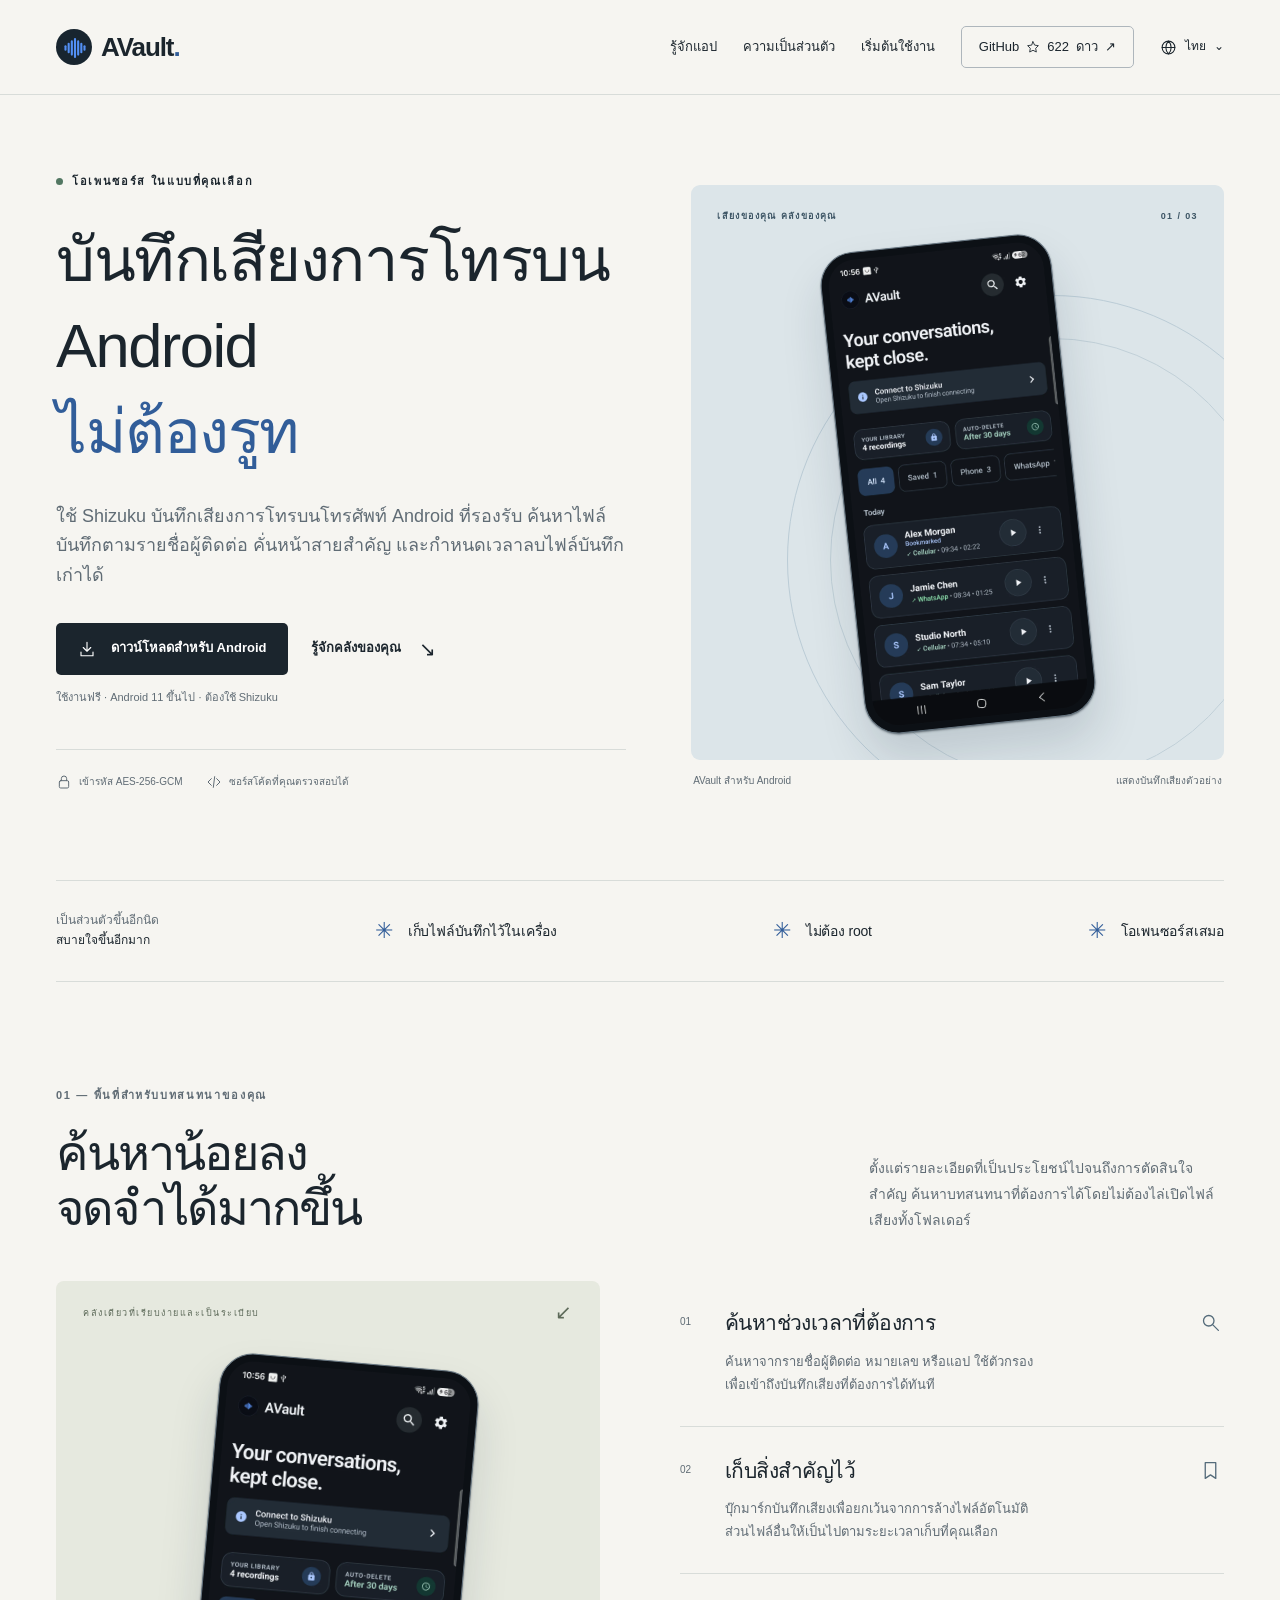
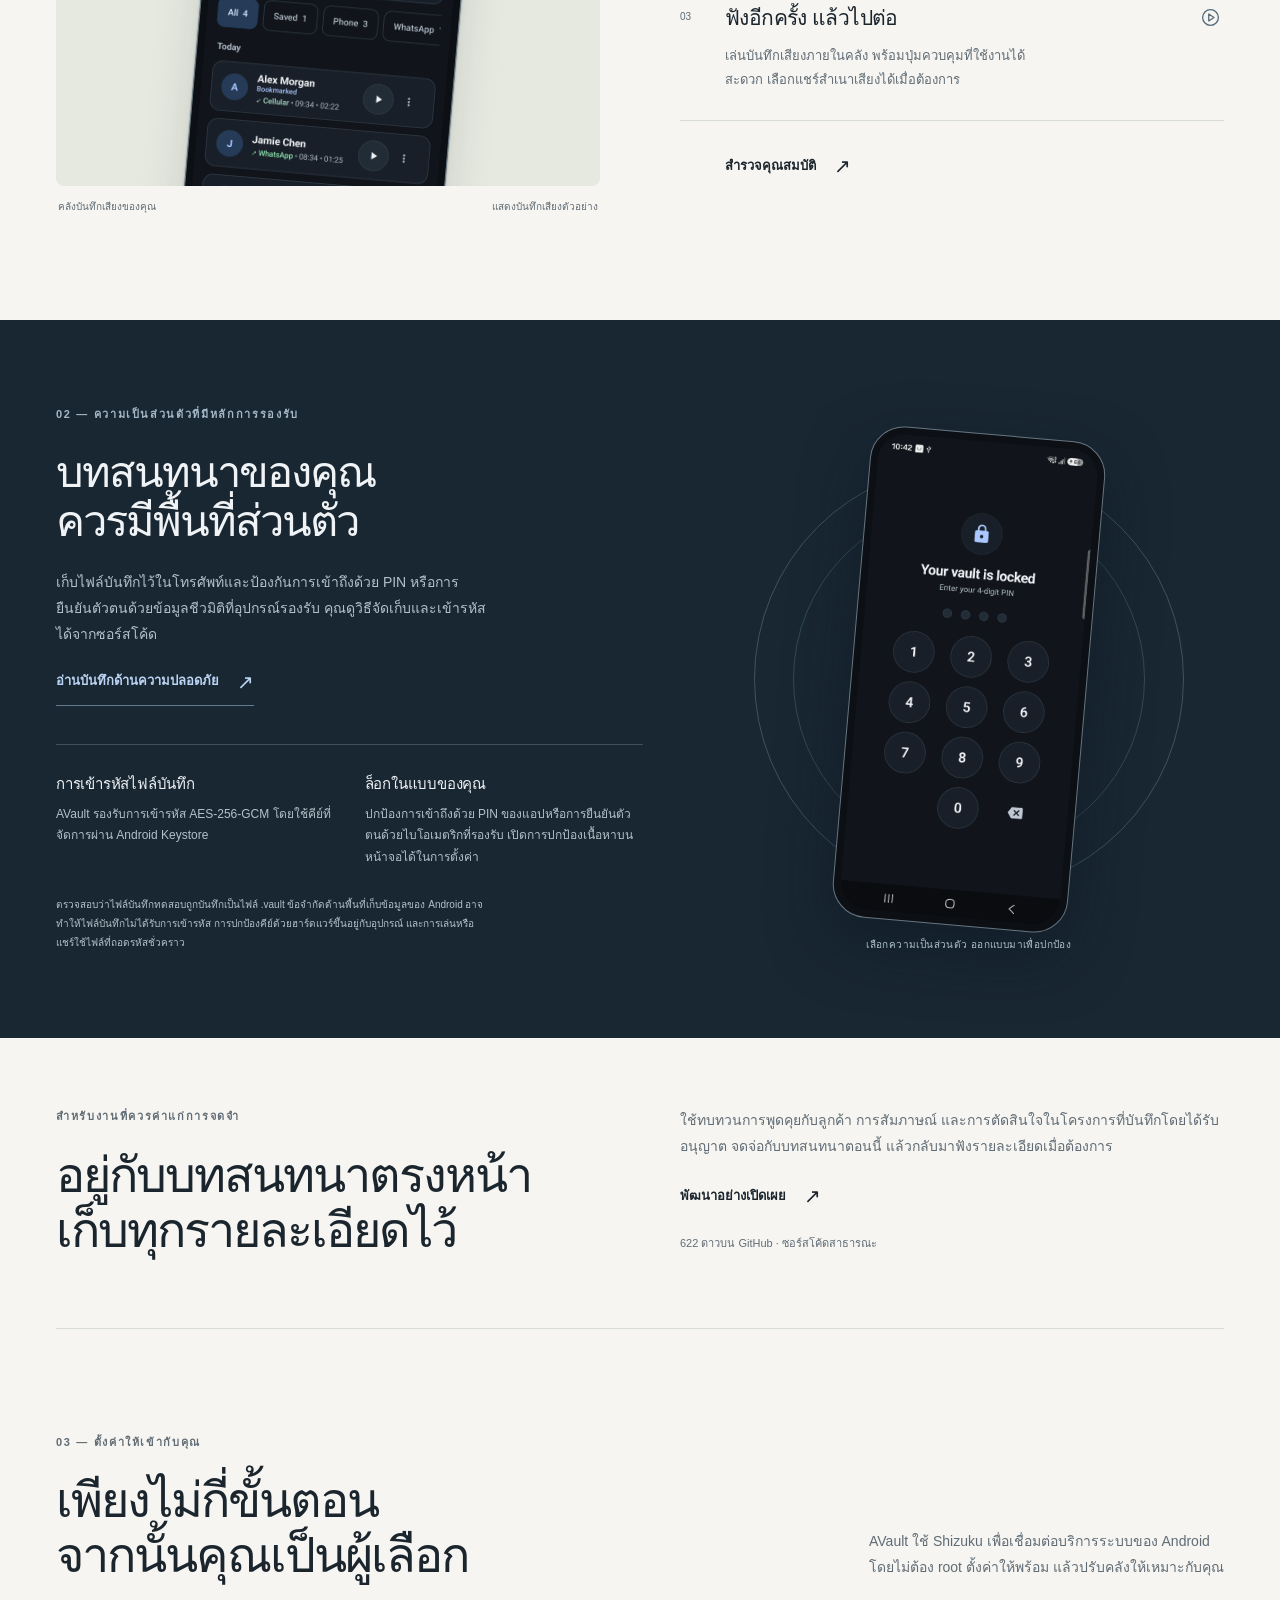
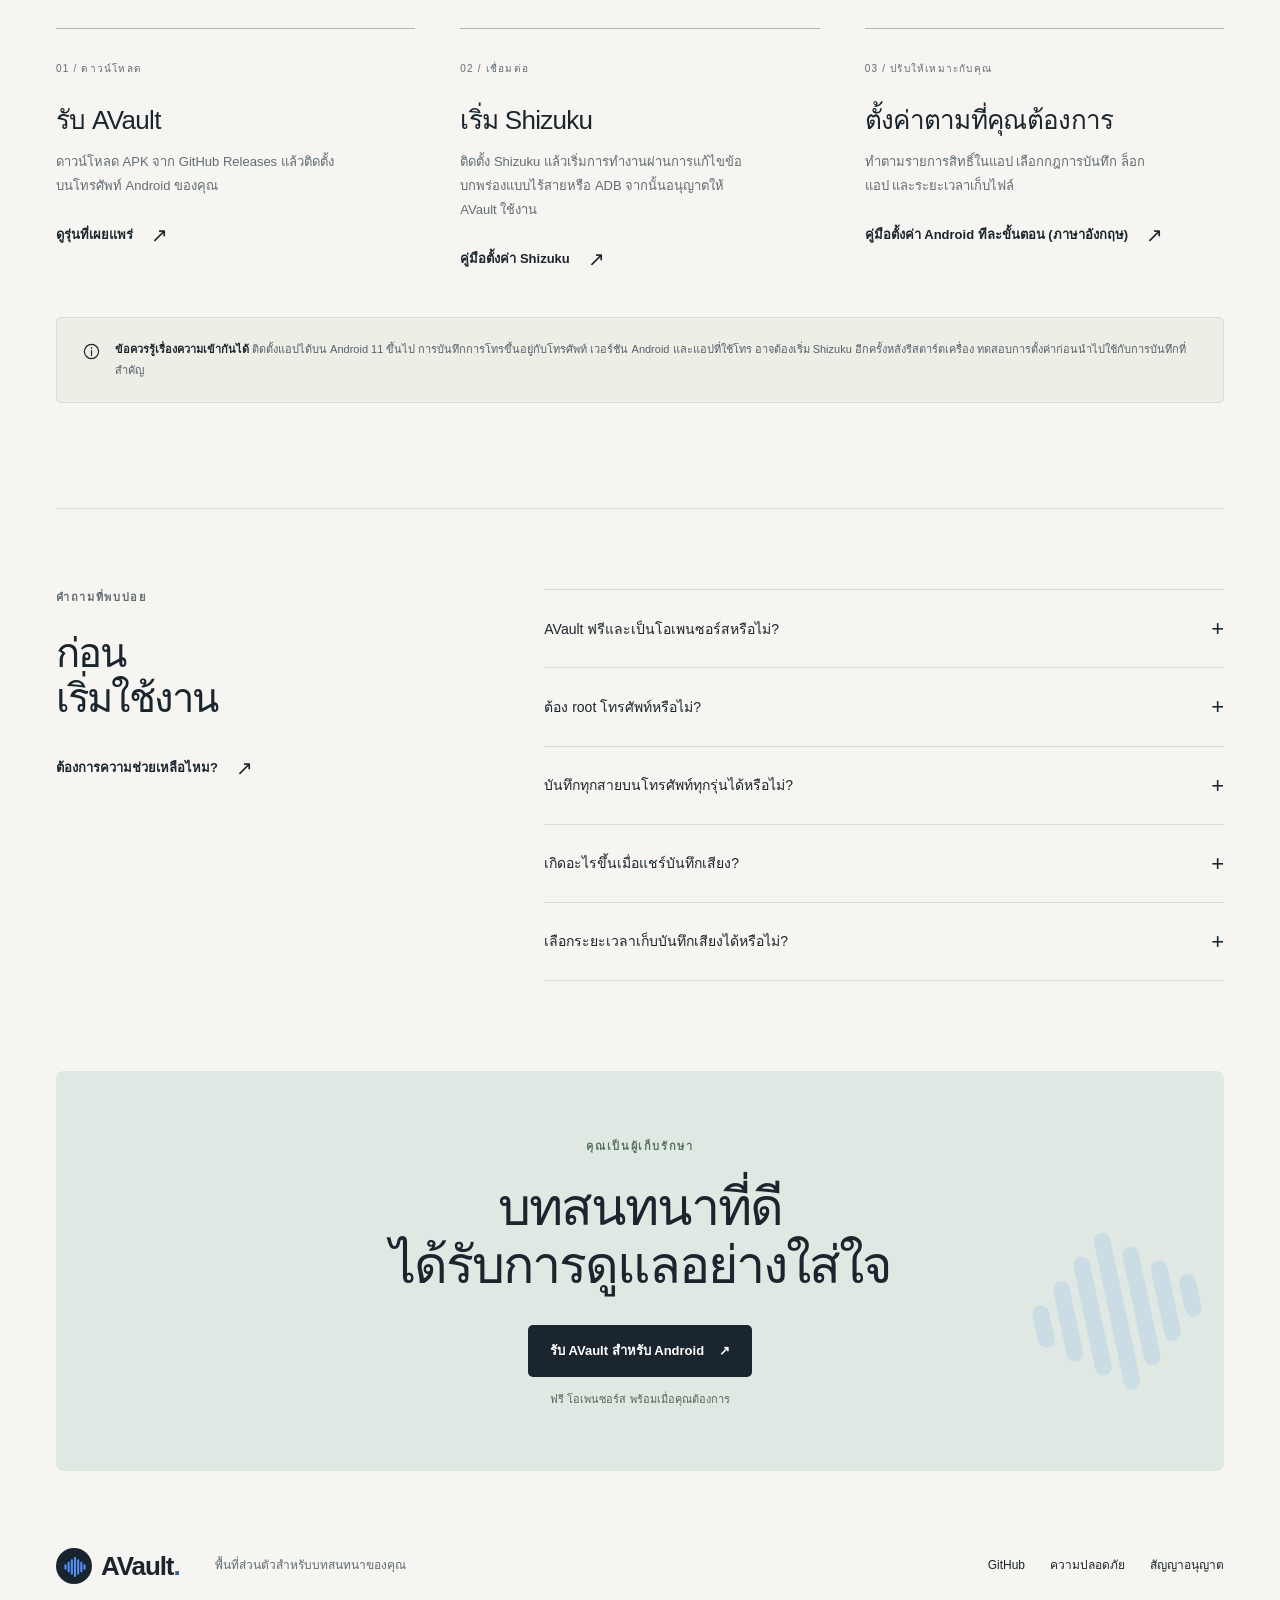
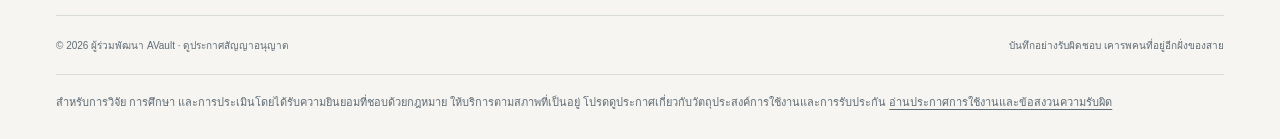
<file: docs/th/index.html>
<!doctype html>
<html lang="th" dir="ltr">
<head>
  <meta charset="utf-8">
  <meta name="viewport" content="width=device-width, initial-scale=1">
  <meta name="theme-color" content="#f6f5f1">
  <title>แอปบันทึกเสียงการโทรบน Android ไม่ต้องรูท | AVault</title>
  <meta name="description" content="ดาวน์โหลด AVault แอปฟรีสำหรับบันทึกเสียงการโทรบน Android ด้วย Shizuku โดยไม่ต้องรูท ค้นหาไฟล์บันทึก ตั้ง PIN ของแอป และกำหนดระยะเวลาจัดเก็บได้">
  <meta name="robots" content="index,follow,max-image-preview:large">
  <link rel="canonical" href="https://arpanjot-coding.github.io/AVault/th/">
  <link rel="icon" type="image/png" href="../icon.png">
  <link rel="apple-touch-icon" href="../icon.png">
  <meta property="og:type" content="website">
  <meta property="og:locale" content="th_TH">
  <meta property="og:site_name" content="AVault">
  <meta property="og:url" content="https://arpanjot-coding.github.io/AVault/th/">
  <meta property="og:title" content="แอปบันทึกเสียงการโทรบน Android ไม่ต้องรูท | AVault">
  <meta property="og:description" content="ดาวน์โหลด AVault แอปฟรีสำหรับบันทึกเสียงการโทรบน Android ด้วย Shizuku โดยไม่ต้องรูท ค้นหาไฟล์บันทึก ตั้ง PIN ของแอป และกำหนดระยะเวลาจัดเก็บได้">
  <meta property="og:image" content="https://arpanjot-coding.github.io/AVault/assets/social-card.jpg">
  <meta property="og:image:width" content="1199">
  <meta property="og:image:height" content="630">
  <meta property="og:image:alt" content="AVault — เก็บบทสนทนาไว้ ให้เป็นของคุณเท่านั้น คลังบันทึกเสียงบน Android">
  <meta name="twitter:card" content="summary_large_image">
  <meta name="twitter:title" content="แอปบันทึกเสียงการโทรบน Android ไม่ต้องรูท | AVault">
  <meta name="twitter:description" content="ดาวน์โหลด AVault แอปฟรีสำหรับบันทึกเสียงการโทรบน Android ด้วย Shizuku โดยไม่ต้องรูท ค้นหาไฟล์บันทึก ตั้ง PIN ของแอป และกำหนดระยะเวลาจัดเก็บได้">
  <meta name="twitter:image" content="https://arpanjot-coding.github.io/AVault/assets/social-card.jpg">
  <link rel="stylesheet" href="../styles.css">
  <link rel="preload" href="../assets/library.webp" as="image" type="image/webp">
  <script type="application/ld+json">{
  "@context": "https://schema.org",
  "@graph": [
    {
      "@type": "WebSite",
      "@id": "https://arpanjot-coding.github.io/AVault/#website",
      "name": "AVault",
      "url": "https://arpanjot-coding.github.io/AVault/"
    },
    {
      "@type": "WebPage",
      "isPartOf": {
        "@id": "https://arpanjot-coding.github.io/AVault/#website"
      },
      "mainEntity": {
        "@id": "https://arpanjot-coding.github.io/AVault/#app"
      },
      "@id": "https://arpanjot-coding.github.io/AVault/th/#page",
      "url": "https://arpanjot-coding.github.io/AVault/th/",
      "inLanguage": "th"
    },
    {
      "@type": "SoftwareApplication",
      "@id": "https://arpanjot-coding.github.io/AVault/#app",
      "name": "AVault",
      "operatingSystem": "Android 11 or later",
      "applicationCategory": "UtilitiesApplication",
      "description": "ดาวน์โหลด AVault แอปฟรีสำหรับบันทึกเสียงการโทรบน Android ด้วย Shizuku โดยไม่ต้องรูท ค้นหาไฟล์บันทึก ตั้ง PIN ของแอป และกำหนดระยะเวลาจัดเก็บได้",
      "url": "https://arpanjot-coding.github.io/AVault/",
      "downloadUrl": "https://github.com/arpanjot-coding/AVault/releases/latest",
      "sameAs": "https://github.com/arpanjot-coding/AVault",
      "screenshot": "https://arpanjot-coding.github.io/AVault/assets/library.webp",
      "offers": {
        "@type": "Offer",
        "price": 0
      }
    }
  ]
}</script>
  <script src="../site.js" defer></script>
<link rel="alternate" hreflang="en" href="https://arpanjot-coding.github.io/AVault/">
<link rel="alternate" hreflang="ru" href="https://arpanjot-coding.github.io/AVault/ru/">
<link rel="alternate" hreflang="zh-Hans" href="https://arpanjot-coding.github.io/AVault/zh/">
<link rel="alternate" hreflang="ja" href="https://arpanjot-coding.github.io/AVault/ja/">
<link rel="alternate" hreflang="vi" href="https://arpanjot-coding.github.io/AVault/vi/">
<link rel="alternate" hreflang="th" href="https://arpanjot-coding.github.io/AVault/th/">
<link rel="alternate" hreflang="hi" href="https://arpanjot-coding.github.io/AVault/hi/">
<link rel="alternate" hreflang="ar" href="https://arpanjot-coding.github.io/AVault/ar/">
<link rel="alternate" hreflang="fr" href="https://arpanjot-coding.github.io/AVault/fr/">
<link rel="alternate" hreflang="de" href="https://arpanjot-coding.github.io/AVault/de/">
<link rel="alternate" hreflang="es" href="https://arpanjot-coding.github.io/AVault/es/">
<link rel="alternate" hreflang="it" href="https://arpanjot-coding.github.io/AVault/it/">
<link rel="alternate" hreflang="x-default" href="https://arpanjot-coding.github.io/AVault/">
</head>
<body>
  <a class="skip-link" href="#main">ข้ามไปยังเนื้อหา</a>
  <header class="header"><div class="wrap navigation">
    <a class="brand" href="#" aria-label="หน้าแรก AVault"><span class="brand-icon"><img src="../logo.svg" width="38" height="38" alt=""></span>AVault<span class="brand-period">.</span></a>
    <button class="menu-toggle" type="button" aria-expanded="false" aria-controls="navigation-links">เมนู <span aria-hidden="true">+</span></button>
    <nav id="navigation-links" aria-label="เมนูหลัก"><a href="#product">รู้จักแอป</a><a href="#privacy">ความเป็นส่วนตัว</a><a href="#setup">เริ่มต้นใช้งาน</a><a class="nav-source" href="https://github.com/arpanjot-coding/AVault">GitHub <svg viewbox="0 0 24 24" aria-hidden="true"><path d="m12 3 2.8 5.8 6.4.9-4.6 4.5 1.1 6.4-5.7-3-5.7 3 1.1-6.4L2.8 9.7l6.4-.9z" /></svg><span data-github-stars title="GitHub snapshot: 11 November 2026">622</span><span class="star-label">ดาว</span><span aria-hidden="true">↗</span></a><details class="language-picker"><summary><svg viewBox="0 0 24 24" aria-hidden="true"><circle cx="12" cy="12" r="9"/><path d="M3 12h18M12 3c5 5 5 13 0 18-5-5-5-13 0-18"/></svg>ไทย<span aria-hidden="true">⌄</span></summary><ul><li><a href=".././" lang="en" hreflang="en">English</a></li><li><a href="../ru/" lang="ru" hreflang="ru">Русский</a></li><li><a href="../zh/" lang="zh" hreflang="zh">简体中文</a></li><li><a href="../ja/" lang="ja" hreflang="ja">日本語</a></li><li><a href="../vi/" lang="vi" hreflang="vi">Tiếng Việt</a></li><li><a href="../th/" lang="th" hreflang="th" aria-current="page">ไทย</a></li><li><a href="../hi/" lang="hi" hreflang="hi">हिन्दी</a></li><li><a href="../ar/" lang="ar" hreflang="ar">العربية</a></li><li><a href="../fr/" lang="fr" hreflang="fr">Français</a></li><li><a href="../de/" lang="de" hreflang="de">Deutsch</a></li><li><a href="../es/" lang="es" hreflang="es">Español</a></li><li><a href="../it/" lang="it" hreflang="it">Italiano</a></li></ul></details></nav>
  </div></header>
  <main id="main">
    <section class="hero wrap" aria-labelledby="hero-title">
      <div class="hero-copy">
        <p class="eyebrow"><span class="status-dot"></span> โอเพนซอร์ส ในแบบที่คุณเลือก</p>
        <h1 id="hero-title">บันทึกเสียงการโทรบน Android<br><em>ไม่ต้องรูท</em></h1>
        <p class="hero-description">ใช้ Shizuku บันทึกเสียงการโทรบนโทรศัพท์ Android ที่รองรับ ค้นหาไฟล์บันทึกตามรายชื่อผู้ติดต่อ คั่นหน้าสายสำคัญ และกำหนดเวลาลบไฟล์บันทึกเก่าได้</p>
        <div class="hero-actions"><a class="button button-dark" href="https://github.com/arpanjot-coding/AVault/releases/latest"><svg viewbox="0 0 24 24" aria-hidden="true"><path d="M12 3v12m-5-5 5 5 5-5M4 16v5h16v-5" /></svg>ดาวน์โหลดสำหรับ Android</a><a class="text-link" href="#product">รู้จักคลังของคุณ <span aria-hidden="true">↘</span></a></div>
        <p class="download-note">ใช้งานฟรี · Android 11 ขึ้นไป · ต้องใช้ Shizuku</p>
        <div class="hero-proof"><span><svg viewbox="0 0 24 24" aria-hidden="true"><rect x="5" y="10" width="14" height="11" rx="2" /><path d="M8 10V7a4 4 0 0 1 8 0v3" /></svg>เข้ารหัส AES-256-GCM</span><span><svg viewbox="0 0 24 24" aria-hidden="true"><path d="m8 7-5 5 5 5m8-10 5 5-5 5m-3-13-2 16" /></svg>ซอร์สโค้ดที่คุณตรวจสอบได้</span></div>
      </div>
      <figure class="hero-stage"><div class="hero-artwork"><div class="stage-top"><span>เสียงของคุณ คลังของคุณ</span><span aria-hidden="true">01 / 03</span></div><div class="stage-orbit" aria-hidden="true"></div><div class="phone hero-phone"><img src="../assets/library.webp" width="1080" height="2340" alt="คลังบันทึกเสียง AVault พร้อมการค้นหา บุ๊กมาร์ก และตัวกรองการโทร ภาพแสดงบันทึกเสียงตัวอย่าง" fetchpriority="high"></div></div><figcaption><span>AVault สำหรับ Android</span><span>แสดงบันทึกเสียงตัวอย่าง</span></figcaption></figure>
    </section>
    <div class="principles wrap" aria-label="แนวคิดของผลิตภัณฑ์"><p>เป็นส่วนตัวขึ้นอีกนิด<br><strong>สบายใจขึ้นอีกมาก</strong></p><span>เก็บไฟล์บันทึกไว้ในเครื่อง</span><span>ไม่ต้อง root</span><span>โอเพนซอร์สเสมอ</span></div>
    <section class="product-section wrap section" id="product" aria-labelledby="product-title">
      <div class="section-heading"><p class="eyebrow">01 — พื้นที่สำหรับบทสนทนาของคุณ</p><div class="heading-row"><h2 id="product-title">ค้นหาน้อยลง<br>จดจำได้มากขึ้น</h2><p>ตั้งแต่รายละเอียดที่เป็นประโยชน์ไปจนถึงการตัดสินใจสำคัญ ค้นหาบทสนทนาที่ต้องการได้โดยไม่ต้องไล่เปิดไฟล์เสียงทั้งโฟลเดอร์</p></div></div>
      <div class="product-layout"><figure class="product-figure"><div class="product-visual"><div class="product-visual-caption"><span>คลังเดียวที่เรียบง่ายและเป็นระเบียบ</span><span aria-hidden="true">↙</span></div><div class="phone secondary-phone"><img src="../assets/library.webp" width="1080" height="2340" alt="คลัง AVault แสดงบทสนทนาตัวอย่างที่จัดเรียงตามวันที่" loading="lazy"></div></div><figcaption><span>คลังบันทึกเสียงของคุณ</span><span>แสดงบันทึกเสียงตัวอย่าง</span></figcaption></figure>
        <div class="feature-list">
          <article><span class="feature-number">01</span><div><h3>ค้นหาช่วงเวลาที่ต้องการ</h3><p>ค้นหาจากรายชื่อผู้ติดต่อ หมายเลข หรือแอป ใช้ตัวกรองเพื่อเข้าถึงบันทึกเสียงที่ต้องการได้ทันที</p></div><svg viewbox="0 0 24 24" aria-hidden="true"><circle cx="10" cy="10" r="6" /><path d="m15 15 6 6" /></svg></article>
          <article><span class="feature-number">02</span><div><h3>เก็บสิ่งสำคัญไว้</h3><p>บุ๊กมาร์กบันทึกเสียงเพื่อยกเว้นจากการล้างไฟล์อัตโนมัติ ส่วนไฟล์อื่นให้เป็นไปตามระยะเวลาเก็บที่คุณเลือก</p></div><svg viewbox="0 0 24 24" aria-hidden="true"><path d="M6 3h12v18l-6-4-6 4z" /></svg></article>
          <article><span class="feature-number">03</span><div><h3>ฟังอีกครั้ง แล้วไปต่อ</h3><p>เล่นบันทึกเสียงภายในคลัง พร้อมปุ่มควบคุมที่ใช้งานได้สะดวก เลือกแชร์สำเนาเสียงได้เมื่อต้องการ</p></div><svg viewbox="0 0 24 24" aria-hidden="true"><circle cx="12" cy="12" r="9" /><path d="m10 8 6 4-6 4z" /></svg></article>
          <a class="text-link feature-link" href="https://github.com/arpanjot-coding/AVault#features">สำรวจคุณสมบัติ <span aria-hidden="true">↗</span></a>
        </div>
      </div>
    </section>
    <section class="privacy-section" id="privacy" aria-labelledby="privacy-title"><div class="wrap privacy-layout">
      <div class="privacy-copy"><p class="eyebrow">02 — ความเป็นส่วนตัวที่มีหลักการรองรับ</p><h2 id="privacy-title">บทสนทนาของคุณ<br>ควรมีพื้นที่ส่วนตัว</h2><p>เก็บไฟล์บันทึกไว้ในโทรศัพท์และป้องกันการเข้าถึงด้วย PIN หรือการยืนยันตัวตนด้วยข้อมูลชีวมิติที่อุปกรณ์รองรับ คุณดูวิธีจัดเก็บและเข้ารหัสได้จากซอร์สโค้ด</p><a class="text-link" href="https://github.com/arpanjot-coding/AVault/blob/main/SECURITY.md">อ่านบันทึกด้านความปลอดภัย <span aria-hidden="true">↗</span></a><div class="security-details"><article><h3>การเข้ารหัสไฟล์บันทึก</h3><p>AVault รองรับการเข้ารหัส AES-256-GCM โดยใช้คีย์ที่จัดการผ่าน Android Keystore</p></article><article><h3>ล็อกในแบบของคุณ</h3><p>ปกป้องการเข้าถึงด้วย PIN ของแอปหรือการยืนยันตัวตนด้วยไบโอเมตริกที่รองรับ เปิดการปกป้องเนื้อหาบนหน้าจอได้ในการตั้งค่า</p></article></div><p class="privacy-footnote">ตรวจสอบว่าไฟล์บันทึกทดสอบถูกบันทึกเป็นไฟล์ .vault ข้อจำกัดด้านพื้นที่เก็บข้อมูลของ Android อาจทำให้ไฟล์บันทึกไม่ได้รับการเข้ารหัส การปกป้องคีย์ด้วยฮาร์ดแวร์ขึ้นอยู่กับอุปกรณ์ และการเล่นหรือแชร์ใช้ไฟล์ที่ถอดรหัสชั่วคราว</p></div>
      <figure class="privacy-visual"><div class="privacy-ring" aria-hidden="true"></div><div class="phone lock-phone"><img src="../assets/lock.webp" width="1080" height="2340" alt="หน้าล็อกแอป AVault พร้อมแป้นกด PIN สี่หลัก" loading="lazy"></div><figcaption>เลือกความเป็นส่วนตัว ออกแบบมาเพื่อปกป้อง</figcaption></figure>
    </div></section>
    <section class="professional-section wrap" aria-labelledby="professional-title"><div><p class="eyebrow">สำหรับงานที่ควรค่าแก่การจดจำ</p><h2 id="professional-title">อยู่กับบทสนทนาตรงหน้า<br>เก็บทุกรายละเอียดไว้</h2></div><div><p>ใช้ทบทวนการพูดคุยกับลูกค้า การสัมภาษณ์ และการตัดสินใจในโครงการที่บันทึกโดยได้รับอนุญาต จดจ่อกับบทสนทนาตอนนี้ แล้วกลับมาฟังรายละเอียดเมื่อต้องการ</p><a class="text-link" href="https://github.com/arpanjot-coding/AVault">พัฒนาอย่างเปิดเผย <span aria-hidden="true">↗</span></a><p class="project-proof"><span data-github-stars title="GitHub snapshot: 11 November 2026">622</span> ดาวบน GitHub · ซอร์สโค้ดสาธารณะ</p></div></section>
    <section class="setup-section wrap section" id="setup" aria-labelledby="setup-title">
      <div class="section-heading"><p class="eyebrow">03 — ตั้งค่าให้เข้ากับคุณ</p><div class="heading-row"><h2 id="setup-title">เพียงไม่กี่ขั้นตอน<br>จากนั้นคุณเป็นผู้เลือก</h2><p>AVault ใช้ Shizuku เพื่อเชื่อมต่อบริการระบบของ Android โดยไม่ต้อง root ตั้งค่าให้พร้อม แล้วปรับคลังให้เหมาะกับคุณ</p></div></div>
      <ol class="setup-steps">
        <li><span class="step-index">01 / ดาวน์โหลด</span><h3>รับ AVault</h3><p>ดาวน์โหลด APK จาก GitHub Releases แล้วติดตั้งบนโทรศัพท์ Android ของคุณ</p><a class="text-link" href="https://github.com/arpanjot-coding/AVault/releases/latest">ดูรุ่นที่เผยแพร่ <span aria-hidden="true">↗</span></a></li>
        <li><span class="step-index">02 / เชื่อมต่อ</span><h3>เริ่ม Shizuku</h3><p>ติดตั้ง Shizuku แล้วเริ่มการทำงานผ่านการแก้ไขข้อบกพร่องแบบไร้สายหรือ ADB จากนั้นอนุญาตให้ AVault ใช้งาน</p><a class="text-link" href="https://shizuku.rikka.app/guide/setup/">คู่มือตั้งค่า Shizuku <span aria-hidden="true">↗</span></a></li>
        <li><span class="step-index">03 / ปรับให้เหมาะกับคุณ</span><h3>ตั้งค่าตามที่คุณต้องการ</h3><p>ทำตามรายการสิทธิ์ในแอป เลือกกฎการบันทึก ล็อกแอป และระยะเวลาเก็บไฟล์</p><a class="text-link" href="../guides/android-call-recording/" hreflang="en">คู่มือตั้งค่า Android ทีละขั้นตอน (ภาษาอังกฤษ) <span aria-hidden="true">↗</span></a></li>
      </ol>
      <div class="compatibility-note"><svg viewbox="0 0 24 24" aria-hidden="true"><circle cx="12" cy="12" r="9" /><path d="M12 11v6m0-10v1" /></svg><p><strong>ข้อควรรู้เรื่องความเข้ากันได้</strong> ติดตั้งแอปได้บน Android 11 ขึ้นไป การบันทึกการโทรขึ้นอยู่กับโทรศัพท์ เวอร์ชัน Android และแอปที่ใช้โทร อาจต้องเริ่ม Shizuku อีกครั้งหลังรีสตาร์ตเครื่อง ทดสอบการตั้งค่าก่อนนำไปใช้กับการบันทึกที่สำคัญ</p></div>
    </section>
    <section class="faq-section wrap section" aria-labelledby="faq-title"><div><p class="eyebrow">คำถามที่พบบ่อย</p><h2 id="faq-title">ก่อน<br> เริ่มใช้งาน</h2><a class="text-link" href="https://github.com/arpanjot-coding/AVault/issues">ต้องการความช่วยเหลือไหม? <span aria-hidden="true">↗</span></a></div><div class="faq-list">
      <details><summary>AVault ฟรีและเป็นโอเพนซอร์สหรือไม่?<span aria-hidden="true">+</span></summary><p>ใช่ AVault ใช้งานได้ฟรีและเปิดเผยซอร์สโค้ด ที่เก็บโค้ดมีไฟล์ LICENSE แบบ MIT และมีประกาศ GPL ในไฟล์ซอร์สโค้ด โปรดอ่านหมายเหตุเรื่องสัญญาอนุญาตก่อนแจกจ่ายต่อ คุณตรวจสอบโค้ดและร่วมพัฒนาได้บน GitHub</p></details>
      <details><summary>ต้อง root โทรศัพท์หรือไม่?<span aria-hidden="true">+</span></summary><p>ไม่ต้อง AVault ใช้ Shizuku เพื่อเข้าถึงบริการระบบที่จำเป็นสำหรับการบันทึก คุณต้องเริ่ม Shizuku และให้สิทธิ์ที่จำเป็นระหว่างการตั้งค่า</p></details>
      <details><summary>บันทึกทุกสายบนโทรศัพท์ทุกรุ่นได้หรือไม่?<span aria-hidden="true">+</span></summary><p>การรองรับการบันทึกแตกต่างกันตามผู้ผลิต เวอร์ชัน Android และแอปที่ใช้โทร การบันทึกสายจากแอปอื่นอาจถูกจำกัดโดยแอปนั้นเอง ควรทดลองบันทึกเพื่อยืนยันว่าการตั้งค่าทำงานได้</p></details>
      <details><summary>เกิดอะไรขึ้นเมื่อแชร์บันทึกเสียง?<span aria-hidden="true">+</span></summary><p>การแชร์บันทึกเสียงที่เข้ารหัสจะสร้างสำเนาเสียงที่ถอดรหัสแล้วสำหรับแอปที่คุณเลือก สำเนานี้อยู่นอกการปกป้องของคลัง แชร์ไปยังปลายทางที่คุณไว้วางใจเท่านั้น</p></details>
      <details><summary>เลือกระยะเวลาเก็บบันทึกเสียงได้หรือไม่?<span aria-hidden="true">+</span></summary><p>ได้ เปิดการลบอัตโนมัติและเลือกระยะเวลาเก็บในการตั้งค่า บันทึกเสียงที่บุ๊กมาร์กจะไม่ถูกลบอัตโนมัติ หรือจะปิดการลบอัตโนมัติไว้ก็ได้</p></details>
    </div></section>
    <section class="closing wrap" aria-labelledby="closing-title"><div class="closing-wave" aria-hidden="true"><img src="../logo.svg" width="120" height="120" alt=""></div><p class="eyebrow">คุณเป็นผู้เก็บรักษา</p><h2 id="closing-title">บทสนทนาที่ดี<br>ได้รับการดูแลอย่างใส่ใจ</h2><a class="button button-dark" href="https://github.com/arpanjot-coding/AVault/releases/latest">รับ AVault สำหรับ Android <span aria-hidden="true">↗</span></a><p class="download-note">ฟรี โอเพนซอร์ส พร้อมเมื่อคุณต้องการ</p></section>
  </main>
  <footer class="footer wrap"><div class="footer-top"><a class="brand" href="#"><span class="brand-icon"><img src="../logo.svg" width="38" height="38" alt=""></span>AVault<span class="brand-period">.</span></a><p>พื้นที่ส่วนตัวสำหรับบทสนทนาของคุณ</p><nav aria-label="เมนูท้ายหน้า"><a href="https://github.com/arpanjot-coding/AVault">GitHub</a><a href="https://github.com/arpanjot-coding/AVault/blob/main/SECURITY.md">ความปลอดภัย</a><a href="https://github.com/arpanjot-coding/AVault/blob/main/LICENSE">สัญญาอนุญาต</a></nav></div><div class="footer-bottom"><p>© 2026 ผู้ร่วมพัฒนา AVault · ดูประกาศสัญญาอนุญาต</p><p>บันทึกอย่างรับผิดชอบ เคารพคนที่อยู่อีกฝั่งของสาย</p></div><p class="use-notice">สำหรับการวิจัย การศึกษา และการประเมินโดยได้รับความยินยอมที่ชอบด้วยกฎหมาย ให้บริการตามสภาพที่เป็นอยู่ โปรดดูประกาศเกี่ยวกับวัตถุประสงค์การใช้งานและการรับประกัน <a href="https://github.com/arpanjot-coding/AVault/blob/main/DISCLAIMER.md">อ่านประกาศการใช้งานและข้อสงวนความรับผิด</a></p></footer>
</body>
</html>
</file>
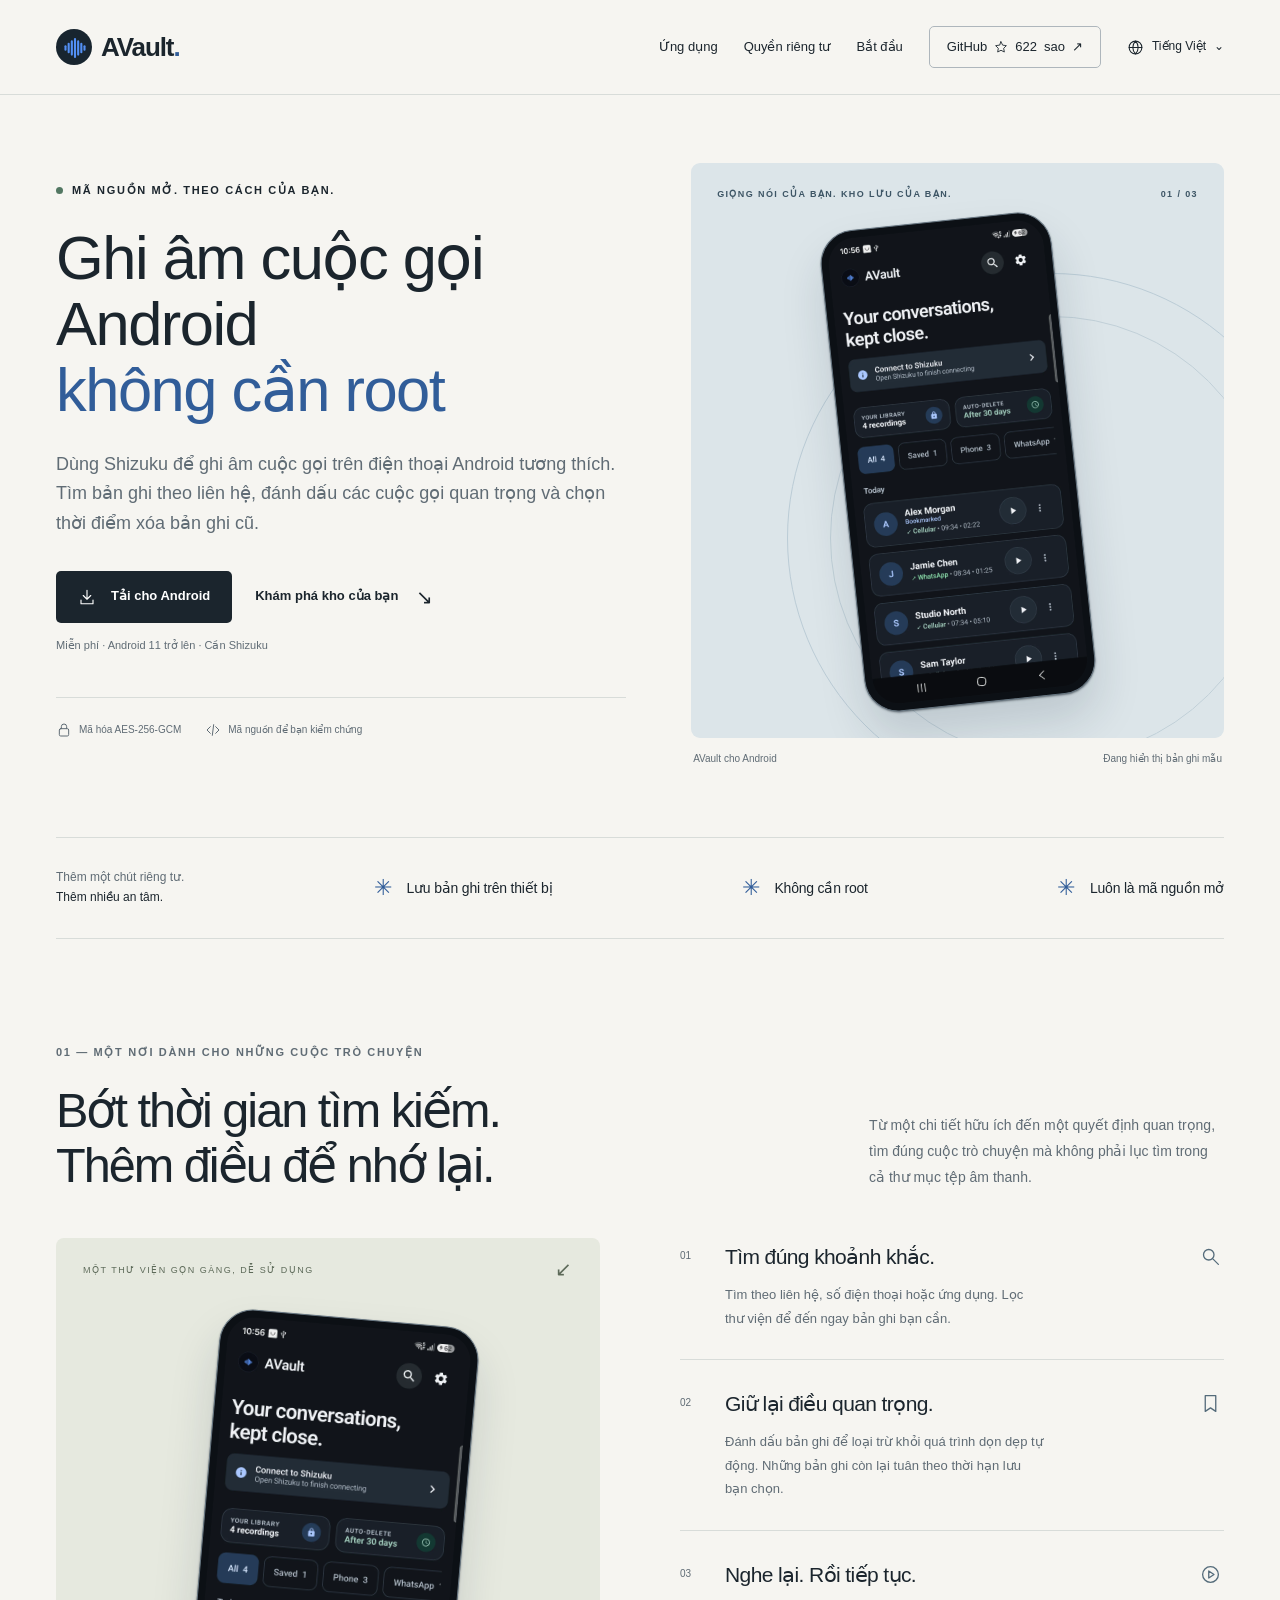
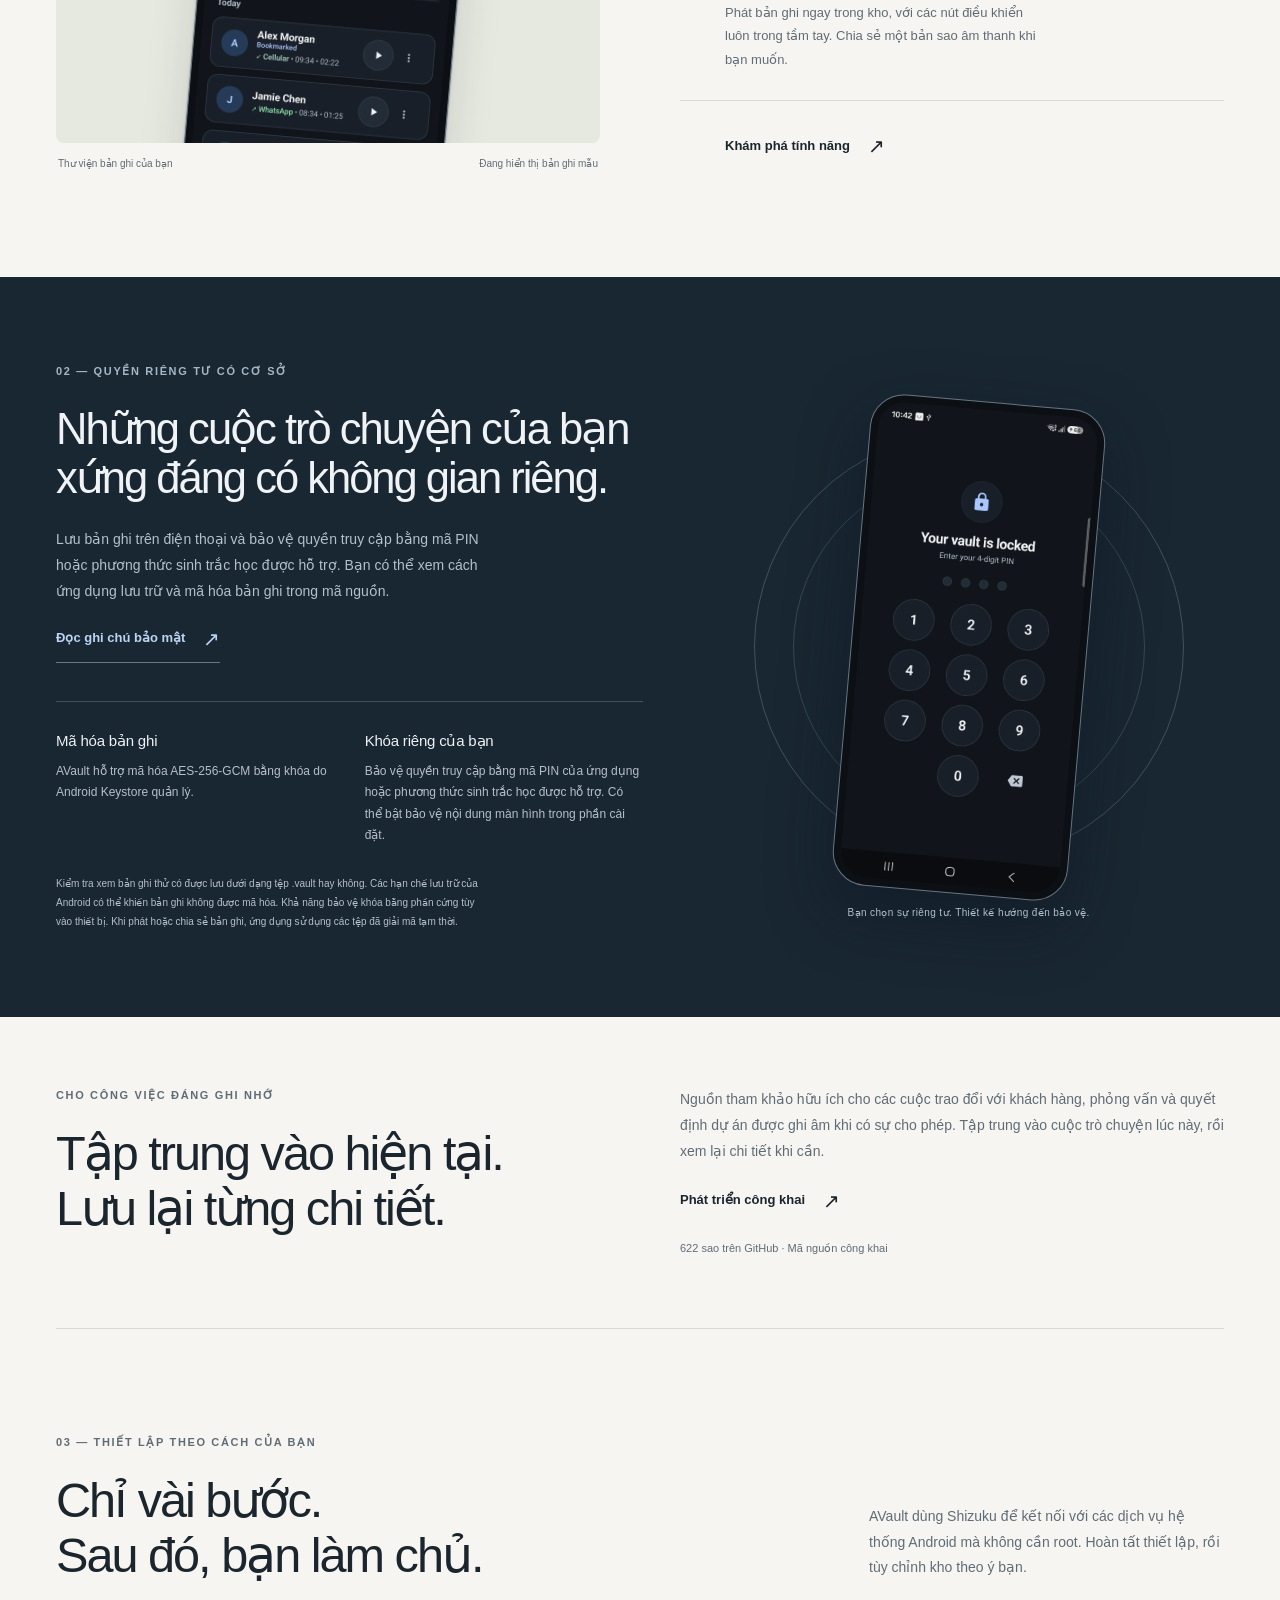
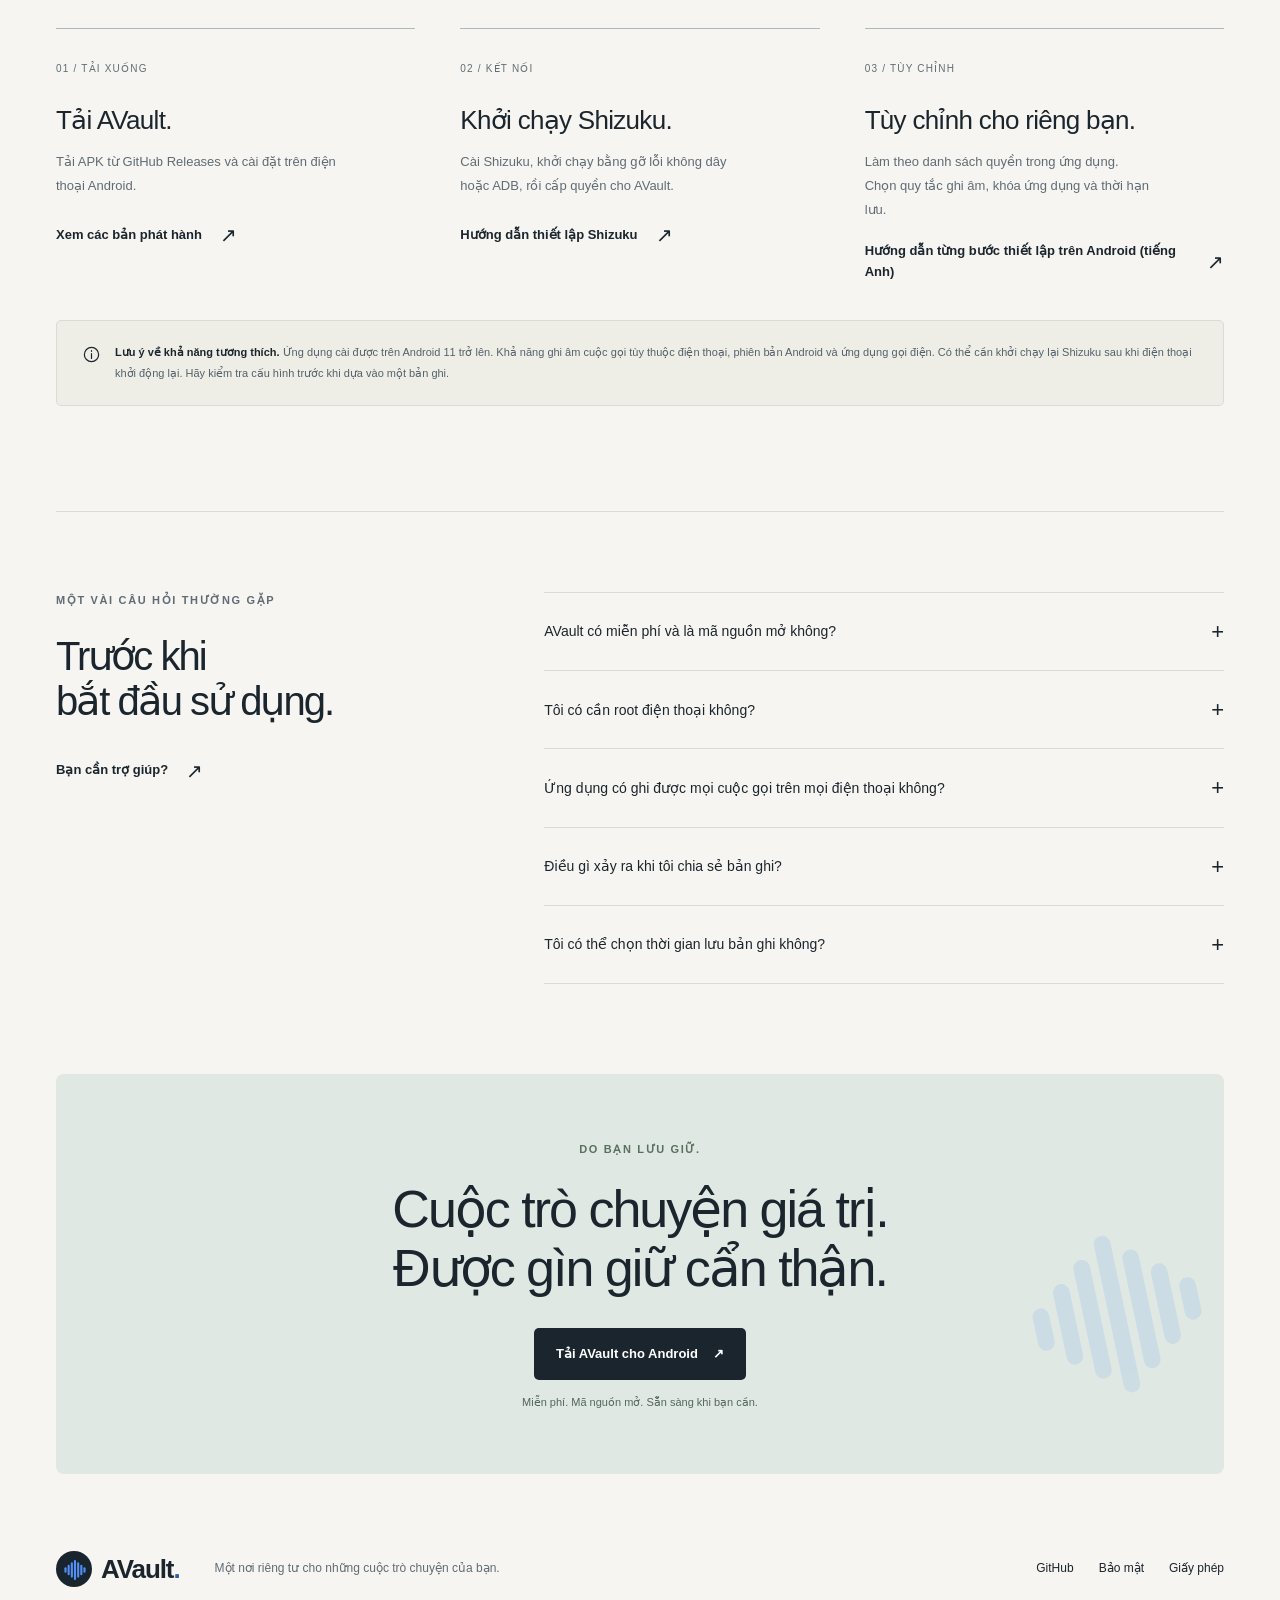
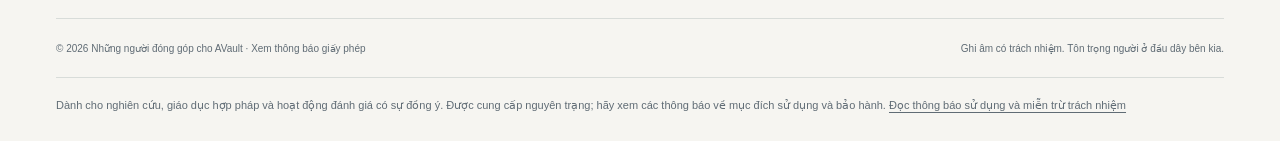
<file: docs/vi/index.html>
<!doctype html>
<html lang="vi" dir="ltr">
<head>
  <meta charset="utf-8">
  <meta name="viewport" content="width=device-width, initial-scale=1">
  <meta name="theme-color" content="#f6f5f1">
  <title>Ghi âm cuộc gọi Android không cần root | AVault</title>
  <meta name="description" content="Tải AVault, ứng dụng ghi âm cuộc gọi miễn phí cho Android dùng Shizuku và không cần root. Tìm bản ghi, đặt mã PIN cho ứng dụng và quản lý thời gian lưu.">
  <meta name="robots" content="index,follow,max-image-preview:large">
  <link rel="canonical" href="https://arpanjot-coding.github.io/AVault/vi/">
  <link rel="icon" type="image/png" href="../icon.png">
  <link rel="apple-touch-icon" href="../icon.png">
  <meta property="og:type" content="website">
  <meta property="og:locale" content="vi_VN">
  <meta property="og:site_name" content="AVault">
  <meta property="og:url" content="https://arpanjot-coding.github.io/AVault/vi/">
  <meta property="og:title" content="Ghi âm cuộc gọi Android không cần root | AVault">
  <meta property="og:description" content="Tải AVault, ứng dụng ghi âm cuộc gọi miễn phí cho Android dùng Shizuku và không cần root. Tìm bản ghi, đặt mã PIN cho ứng dụng và quản lý thời gian lưu.">
  <meta property="og:image" content="https://arpanjot-coding.github.io/AVault/assets/social-card.jpg">
  <meta property="og:image:width" content="1199">
  <meta property="og:image:height" content="630">
  <meta property="og:image:alt" content="AVault — Lưu cuộc gọi. Giữ cho riêng bạn. Thư viện bản ghi trên Android.">
  <meta name="twitter:card" content="summary_large_image">
  <meta name="twitter:title" content="Ghi âm cuộc gọi Android không cần root | AVault">
  <meta name="twitter:description" content="Tải AVault, ứng dụng ghi âm cuộc gọi miễn phí cho Android dùng Shizuku và không cần root. Tìm bản ghi, đặt mã PIN cho ứng dụng và quản lý thời gian lưu.">
  <meta name="twitter:image" content="https://arpanjot-coding.github.io/AVault/assets/social-card.jpg">
  <link rel="stylesheet" href="../styles.css">
  <link rel="preload" href="../assets/library.webp" as="image" type="image/webp">
  <script type="application/ld+json">{
  "@context": "https://schema.org",
  "@graph": [
    {
      "@type": "WebSite",
      "@id": "https://arpanjot-coding.github.io/AVault/#website",
      "name": "AVault",
      "url": "https://arpanjot-coding.github.io/AVault/"
    },
    {
      "@type": "WebPage",
      "isPartOf": {
        "@id": "https://arpanjot-coding.github.io/AVault/#website"
      },
      "mainEntity": {
        "@id": "https://arpanjot-coding.github.io/AVault/#app"
      },
      "@id": "https://arpanjot-coding.github.io/AVault/vi/#page",
      "url": "https://arpanjot-coding.github.io/AVault/vi/",
      "inLanguage": "vi"
    },
    {
      "@type": "SoftwareApplication",
      "@id": "https://arpanjot-coding.github.io/AVault/#app",
      "name": "AVault",
      "operatingSystem": "Android 11 or later",
      "applicationCategory": "UtilitiesApplication",
      "description": "Tải AVault, ứng dụng ghi âm cuộc gọi miễn phí cho Android dùng Shizuku và không cần root. Tìm bản ghi, đặt mã PIN cho ứng dụng và quản lý thời gian lưu.",
      "url": "https://arpanjot-coding.github.io/AVault/",
      "downloadUrl": "https://github.com/arpanjot-coding/AVault/releases/latest",
      "sameAs": "https://github.com/arpanjot-coding/AVault",
      "screenshot": "https://arpanjot-coding.github.io/AVault/assets/library.webp",
      "offers": {
        "@type": "Offer",
        "price": 0
      }
    }
  ]
}</script>
  <script src="../site.js" defer></script>
<link rel="alternate" hreflang="en" href="https://arpanjot-coding.github.io/AVault/">
<link rel="alternate" hreflang="ru" href="https://arpanjot-coding.github.io/AVault/ru/">
<link rel="alternate" hreflang="zh-Hans" href="https://arpanjot-coding.github.io/AVault/zh/">
<link rel="alternate" hreflang="ja" href="https://arpanjot-coding.github.io/AVault/ja/">
<link rel="alternate" hreflang="vi" href="https://arpanjot-coding.github.io/AVault/vi/">
<link rel="alternate" hreflang="th" href="https://arpanjot-coding.github.io/AVault/th/">
<link rel="alternate" hreflang="hi" href="https://arpanjot-coding.github.io/AVault/hi/">
<link rel="alternate" hreflang="ar" href="https://arpanjot-coding.github.io/AVault/ar/">
<link rel="alternate" hreflang="fr" href="https://arpanjot-coding.github.io/AVault/fr/">
<link rel="alternate" hreflang="de" href="https://arpanjot-coding.github.io/AVault/de/">
<link rel="alternate" hreflang="es" href="https://arpanjot-coding.github.io/AVault/es/">
<link rel="alternate" hreflang="it" href="https://arpanjot-coding.github.io/AVault/it/">
<link rel="alternate" hreflang="x-default" href="https://arpanjot-coding.github.io/AVault/">
</head>
<body>
  <a class="skip-link" href="#main">Chuyển đến nội dung</a>
  <header class="header"><div class="wrap navigation">
    <a class="brand" href="#" aria-label="Trang chủ AVault"><span class="brand-icon"><img src="../logo.svg" width="38" height="38" alt=""></span>AVault<span class="brand-period">.</span></a>
    <button class="menu-toggle" type="button" aria-expanded="false" aria-controls="navigation-links">Menu <span aria-hidden="true">+</span></button>
    <nav id="navigation-links" aria-label="Điều hướng chính"><a href="#product">Ứng dụng</a><a href="#privacy">Quyền riêng tư</a><a href="#setup">Bắt đầu</a><a class="nav-source" href="https://github.com/arpanjot-coding/AVault">GitHub <svg viewbox="0 0 24 24" aria-hidden="true"><path d="m12 3 2.8 5.8 6.4.9-4.6 4.5 1.1 6.4-5.7-3-5.7 3 1.1-6.4L2.8 9.7l6.4-.9z" /></svg><span data-github-stars title="GitHub snapshot: 11 November 2026">622</span><span class="star-label">sao</span><span aria-hidden="true">↗</span></a><details class="language-picker"><summary><svg viewBox="0 0 24 24" aria-hidden="true"><circle cx="12" cy="12" r="9"/><path d="M3 12h18M12 3c5 5 5 13 0 18-5-5-5-13 0-18"/></svg>Tiếng Việt<span aria-hidden="true">⌄</span></summary><ul><li><a href=".././" lang="en" hreflang="en">English</a></li><li><a href="../ru/" lang="ru" hreflang="ru">Русский</a></li><li><a href="../zh/" lang="zh" hreflang="zh">简体中文</a></li><li><a href="../ja/" lang="ja" hreflang="ja">日本語</a></li><li><a href="../vi/" lang="vi" hreflang="vi" aria-current="page">Tiếng Việt</a></li><li><a href="../th/" lang="th" hreflang="th">ไทย</a></li><li><a href="../hi/" lang="hi" hreflang="hi">हिन्दी</a></li><li><a href="../ar/" lang="ar" hreflang="ar">العربية</a></li><li><a href="../fr/" lang="fr" hreflang="fr">Français</a></li><li><a href="../de/" lang="de" hreflang="de">Deutsch</a></li><li><a href="../es/" lang="es" hreflang="es">Español</a></li><li><a href="../it/" lang="it" hreflang="it">Italiano</a></li></ul></details></nav>
  </div></header>
  <main id="main">
    <section class="hero wrap" aria-labelledby="hero-title">
      <div class="hero-copy">
        <p class="eyebrow"><span class="status-dot"></span> MÃ NGUỒN MỞ. THEO CÁCH CỦA BẠN.</p>
        <h1 id="hero-title">Ghi âm cuộc gọi Android<br><em>không cần root</em></h1>
        <p class="hero-description">Dùng Shizuku để ghi âm cuộc gọi trên điện thoại Android tương thích. Tìm bản ghi theo liên hệ, đánh dấu các cuộc gọi quan trọng và chọn thời điểm xóa bản ghi cũ.</p>
        <div class="hero-actions"><a class="button button-dark" href="https://github.com/arpanjot-coding/AVault/releases/latest"><svg viewbox="0 0 24 24" aria-hidden="true"><path d="M12 3v12m-5-5 5 5 5-5M4 16v5h16v-5" /></svg>Tải cho Android</a><a class="text-link" href="#product">Khám phá kho của bạn <span aria-hidden="true">↘</span></a></div>
        <p class="download-note">Miễn phí · Android 11 trở lên · Cần Shizuku</p>
        <div class="hero-proof"><span><svg viewbox="0 0 24 24" aria-hidden="true"><rect x="5" y="10" width="14" height="11" rx="2" /><path d="M8 10V7a4 4 0 0 1 8 0v3" /></svg>Mã hóa AES-256-GCM</span><span><svg viewbox="0 0 24 24" aria-hidden="true"><path d="m8 7-5 5 5 5m8-10 5 5-5 5m-3-13-2 16" /></svg>Mã nguồn để bạn kiểm chứng</span></div>
      </div>
      <figure class="hero-stage"><div class="hero-artwork"><div class="stage-top"><span>GIỌNG NÓI CỦA BẠN. KHO LƯU CỦA BẠN.</span><span aria-hidden="true">01 / 03</span></div><div class="stage-orbit" aria-hidden="true"></div><div class="phone hero-phone"><img src="../assets/library.webp" width="1080" height="2340" alt="Thư viện bản ghi AVault có tìm kiếm, đánh dấu và bộ lọc cuộc gọi. Nội dung hiển thị là bản ghi mẫu." fetchpriority="high"></div></div><figcaption><span>AVault cho Android</span><span>Đang hiển thị bản ghi mẫu</span></figcaption></figure>
    </section>
    <div class="principles wrap" aria-label="Nguyên tắc sản phẩm"><p>Thêm một chút riêng tư.<br><strong>Thêm nhiều an tâm.</strong></p><span>Lưu bản ghi trên thiết bị</span><span>Không cần root</span><span>Luôn là mã nguồn mở</span></div>
    <section class="product-section wrap section" id="product" aria-labelledby="product-title">
      <div class="section-heading"><p class="eyebrow">01 — MỘT NƠI DÀNH CHO NHỮNG CUỘC TRÒ CHUYỆN</p><div class="heading-row"><h2 id="product-title">Bớt thời gian tìm kiếm.<br>Thêm điều để nhớ lại.</h2><p>Từ một chi tiết hữu ích đến một quyết định quan trọng, tìm đúng cuộc trò chuyện mà không phải lục tìm trong cả thư mục tệp âm thanh.</p></div></div>
      <div class="product-layout"><figure class="product-figure"><div class="product-visual"><div class="product-visual-caption"><span>MỘT THƯ VIỆN GỌN GÀNG, DỄ SỬ DỤNG</span><span aria-hidden="true">↙</span></div><div class="phone secondary-phone"><img src="../assets/library.webp" width="1080" height="2340" alt="Thư viện AVault với các cuộc trò chuyện mẫu được sắp xếp theo ngày." loading="lazy"></div></div><figcaption><span>Thư viện bản ghi của bạn</span><span>Đang hiển thị bản ghi mẫu</span></figcaption></figure>
        <div class="feature-list">
          <article><span class="feature-number">01</span><div><h3>Tìm đúng khoảnh khắc.</h3><p>Tìm theo liên hệ, số điện thoại hoặc ứng dụng. Lọc thư viện để đến ngay bản ghi bạn cần.</p></div><svg viewbox="0 0 24 24" aria-hidden="true"><circle cx="10" cy="10" r="6" /><path d="m15 15 6 6" /></svg></article>
          <article><span class="feature-number">02</span><div><h3>Giữ lại điều quan trọng.</h3><p>Đánh dấu bản ghi để loại trừ khỏi quá trình dọn dẹp tự động. Những bản ghi còn lại tuân theo thời hạn lưu bạn chọn.</p></div><svg viewbox="0 0 24 24" aria-hidden="true"><path d="M6 3h12v18l-6-4-6 4z" /></svg></article>
          <article><span class="feature-number">03</span><div><h3>Nghe lại. Rồi tiếp tục.</h3><p>Phát bản ghi ngay trong kho, với các nút điều khiển luôn trong tầm tay. Chia sẻ một bản sao âm thanh khi bạn muốn.</p></div><svg viewbox="0 0 24 24" aria-hidden="true"><circle cx="12" cy="12" r="9" /><path d="m10 8 6 4-6 4z" /></svg></article>
          <a class="text-link feature-link" href="https://github.com/arpanjot-coding/AVault#features">Khám phá tính năng <span aria-hidden="true">↗</span></a>
        </div>
      </div>
    </section>
    <section class="privacy-section" id="privacy" aria-labelledby="privacy-title"><div class="wrap privacy-layout">
      <div class="privacy-copy"><p class="eyebrow">02 — QUYỀN RIÊNG TƯ CÓ CƠ SỞ</p><h2 id="privacy-title">Những cuộc trò chuyện của bạn<br>xứng đáng có không gian riêng.</h2><p>Lưu bản ghi trên điện thoại và bảo vệ quyền truy cập bằng mã PIN hoặc phương thức sinh trắc học được hỗ trợ. Bạn có thể xem cách ứng dụng lưu trữ và mã hóa bản ghi trong mã nguồn.</p><a class="text-link" href="https://github.com/arpanjot-coding/AVault/blob/main/SECURITY.md">Đọc ghi chú bảo mật <span aria-hidden="true">↗</span></a><div class="security-details"><article><h3>Mã hóa bản ghi</h3><p>AVault hỗ trợ mã hóa AES-256-GCM bằng khóa do Android Keystore quản lý.</p></article><article><h3>Khóa riêng của bạn</h3><p>Bảo vệ quyền truy cập bằng mã PIN của ứng dụng hoặc phương thức sinh trắc học được hỗ trợ. Có thể bật bảo vệ nội dung màn hình trong phần cài đặt.</p></article></div><p class="privacy-footnote">Kiểm tra xem bản ghi thử có được lưu dưới dạng tệp .vault hay không. Các hạn chế lưu trữ của Android có thể khiến bản ghi không được mã hóa. Khả năng bảo vệ khóa bằng phần cứng tùy vào thiết bị. Khi phát hoặc chia sẻ bản ghi, ứng dụng sử dụng các tệp đã giải mã tạm thời.</p></div>
      <figure class="privacy-visual"><div class="privacy-ring" aria-hidden="true"></div><div class="phone lock-phone"><img src="../assets/lock.webp" width="1080" height="2340" alt="Màn hình khóa AVault với bàn phím mã PIN bốn chữ số." loading="lazy"></div><figcaption>Bạn chọn sự riêng tư. Thiết kế hướng đến bảo vệ.</figcaption></figure>
    </div></section>
    <section class="professional-section wrap" aria-labelledby="professional-title"><div><p class="eyebrow">CHO CÔNG VIỆC ĐÁNG GHI NHỚ</p><h2 id="professional-title">Tập trung vào hiện tại.<br>Lưu lại từng chi tiết.</h2></div><div><p>Nguồn tham khảo hữu ích cho các cuộc trao đổi với khách hàng, phỏng vấn và quyết định dự án được ghi âm khi có sự cho phép. Tập trung vào cuộc trò chuyện lúc này, rồi xem lại chi tiết khi cần.</p><a class="text-link" href="https://github.com/arpanjot-coding/AVault">Phát triển công khai <span aria-hidden="true">↗</span></a><p class="project-proof"><span data-github-stars title="GitHub snapshot: 11 November 2026">622</span> sao trên GitHub · Mã nguồn công khai</p></div></section>
    <section class="setup-section wrap section" id="setup" aria-labelledby="setup-title">
      <div class="section-heading"><p class="eyebrow">03 — THIẾT LẬP THEO CÁCH CỦA BẠN</p><div class="heading-row"><h2 id="setup-title">Chỉ vài bước.<br>Sau đó, bạn làm chủ.</h2><p>AVault dùng Shizuku để kết nối với các dịch vụ hệ thống Android mà không cần root. Hoàn tất thiết lập, rồi tùy chỉnh kho theo ý bạn.</p></div></div>
      <ol class="setup-steps">
        <li><span class="step-index">01 / TẢI XUỐNG</span><h3>Tải AVault.</h3><p>Tải APK từ GitHub Releases và cài đặt trên điện thoại Android.</p><a class="text-link" href="https://github.com/arpanjot-coding/AVault/releases/latest">Xem các bản phát hành <span aria-hidden="true">↗</span></a></li>
        <li><span class="step-index">02 / KẾT NỐI</span><h3>Khởi chạy Shizuku.</h3><p>Cài Shizuku, khởi chạy bằng gỡ lỗi không dây hoặc ADB, rồi cấp quyền cho AVault.</p><a class="text-link" href="https://shizuku.rikka.app/guide/setup/">Hướng dẫn thiết lập Shizuku <span aria-hidden="true">↗</span></a></li>
        <li><span class="step-index">03 / TÙY CHỈNH</span><h3>Tùy chỉnh cho riêng bạn.</h3><p>Làm theo danh sách quyền trong ứng dụng. Chọn quy tắc ghi âm, khóa ứng dụng và thời hạn lưu.</p><a class="text-link" href="../guides/android-call-recording/" hreflang="en">Hướng dẫn từng bước thiết lập trên Android (tiếng Anh) <span aria-hidden="true">↗</span></a></li>
      </ol>
      <div class="compatibility-note"><svg viewbox="0 0 24 24" aria-hidden="true"><circle cx="12" cy="12" r="9" /><path d="M12 11v6m0-10v1" /></svg><p><strong>Lưu ý về khả năng tương thích.</strong> Ứng dụng cài được trên Android 11 trở lên. Khả năng ghi âm cuộc gọi tùy thuộc điện thoại, phiên bản Android và ứng dụng gọi điện. Có thể cần khởi chạy lại Shizuku sau khi điện thoại khởi động lại. Hãy kiểm tra cấu hình trước khi dựa vào một bản ghi.</p></div>
    </section>
    <section class="faq-section wrap section" aria-labelledby="faq-title"><div><p class="eyebrow">MỘT VÀI CÂU HỎI THƯỜNG GẶP</p><h2 id="faq-title">Trước khi<br> bắt đầu sử dụng.</h2><a class="text-link" href="https://github.com/arpanjot-coding/AVault/issues">Bạn cần trợ giúp? <span aria-hidden="true">↗</span></a></div><div class="faq-list">
      <details><summary>AVault có miễn phí và là mã nguồn mở không?<span aria-hidden="true">+</span></summary><p>Có. AVault miễn phí sử dụng và mã nguồn được công khai. Kho mã có tệp LICENSE theo giấy phép MIT cùng các thông báo GPL trong tệp mã nguồn; hãy đọc ghi chú về giấy phép trước khi phân phối lại. Bạn có thể kiểm tra mã và đóng góp trên GitHub.</p></details>
      <details><summary>Tôi có cần root điện thoại không?<span aria-hidden="true">+</span></summary><p>Không. AVault dùng Shizuku để truy cập các dịch vụ hệ thống cần cho ghi âm. Trong quá trình thiết lập, bạn cần khởi chạy Shizuku và cấp các quyền cần thiết.</p></details>
      <details><summary>Ứng dụng có ghi được mọi cuộc gọi trên mọi điện thoại không?<span aria-hidden="true">+</span></summary><p>Khả năng ghi âm khác nhau tùy nhà sản xuất, phiên bản Android và ứng dụng gọi điện. Việc ghi cuộc gọi từ ứng dụng bên thứ ba cũng có thể bị chính ứng dụng đó hạn chế. Hãy ghi âm thử để xác nhận cấu hình.</p></details>
      <details><summary>Điều gì xảy ra khi tôi chia sẻ bản ghi?<span aria-hidden="true">+</span></summary><p>Khi chia sẻ bản ghi đã mã hóa, ứng dụng tạo một bản sao âm thanh đã giải mã cho ứng dụng bạn chọn. Bản sao này nằm ngoài phạm vi bảo vệ của kho. Chỉ chia sẻ đến nơi bạn tin cậy.</p></details>
      <details><summary>Tôi có thể chọn thời gian lưu bản ghi không?<span aria-hidden="true">+</span></summary><p>Có. Bật tự động xóa và chọn thời hạn lưu trong phần cài đặt. Bản ghi đã đánh dấu sẽ không bị tự động xóa. Bạn cũng có thể để tính năng tự động xóa ở trạng thái tắt.</p></details>
    </div></section>
    <section class="closing wrap" aria-labelledby="closing-title"><div class="closing-wave" aria-hidden="true"><img src="../logo.svg" width="120" height="120" alt=""></div><p class="eyebrow">DO BẠN LƯU GIỮ.</p><h2 id="closing-title">Cuộc trò chuyện giá trị.<br>Được gìn giữ cẩn thận.</h2><a class="button button-dark" href="https://github.com/arpanjot-coding/AVault/releases/latest">Tải AVault cho Android <span aria-hidden="true">↗</span></a><p class="download-note">Miễn phí. Mã nguồn mở. Sẵn sàng khi bạn cần.</p></section>
  </main>
  <footer class="footer wrap"><div class="footer-top"><a class="brand" href="#"><span class="brand-icon"><img src="../logo.svg" width="38" height="38" alt=""></span>AVault<span class="brand-period">.</span></a><p>Một nơi riêng tư cho những cuộc trò chuyện của bạn.</p><nav aria-label="Điều hướng chân trang"><a href="https://github.com/arpanjot-coding/AVault">GitHub</a><a href="https://github.com/arpanjot-coding/AVault/blob/main/SECURITY.md">Bảo mật</a><a href="https://github.com/arpanjot-coding/AVault/blob/main/LICENSE">Giấy phép</a></nav></div><div class="footer-bottom"><p>© 2026 Những người đóng góp cho AVault · Xem thông báo giấy phép</p><p>Ghi âm có trách nhiệm. Tôn trọng người ở đầu dây bên kia.</p></div><p class="use-notice">Dành cho nghiên cứu, giáo dục hợp pháp và hoạt động đánh giá có sự đồng ý. Được cung cấp nguyên trạng; hãy xem các thông báo về mục đích sử dụng và bảo hành. <a href="https://github.com/arpanjot-coding/AVault/blob/main/DISCLAIMER.md">Đọc thông báo sử dụng và miễn trừ trách nhiệm</a></p></footer>
</body>
</html>
</file>
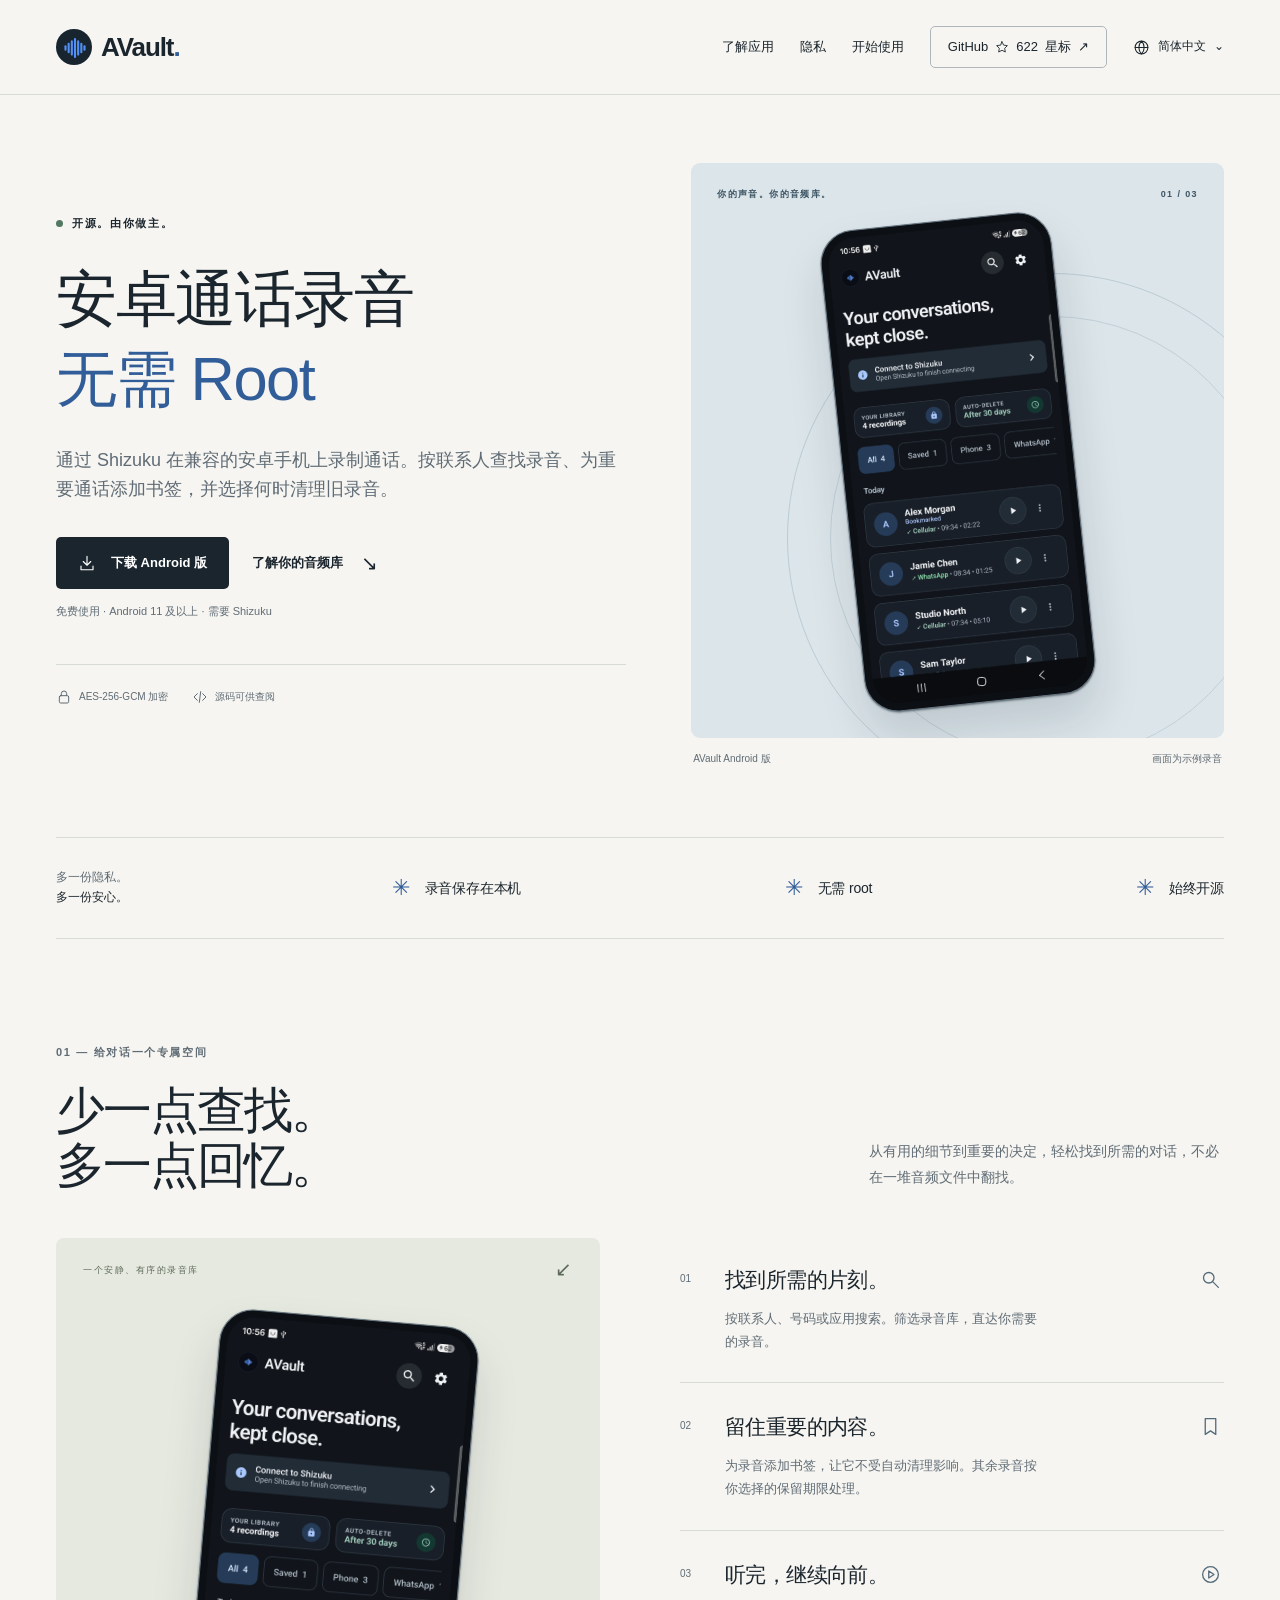
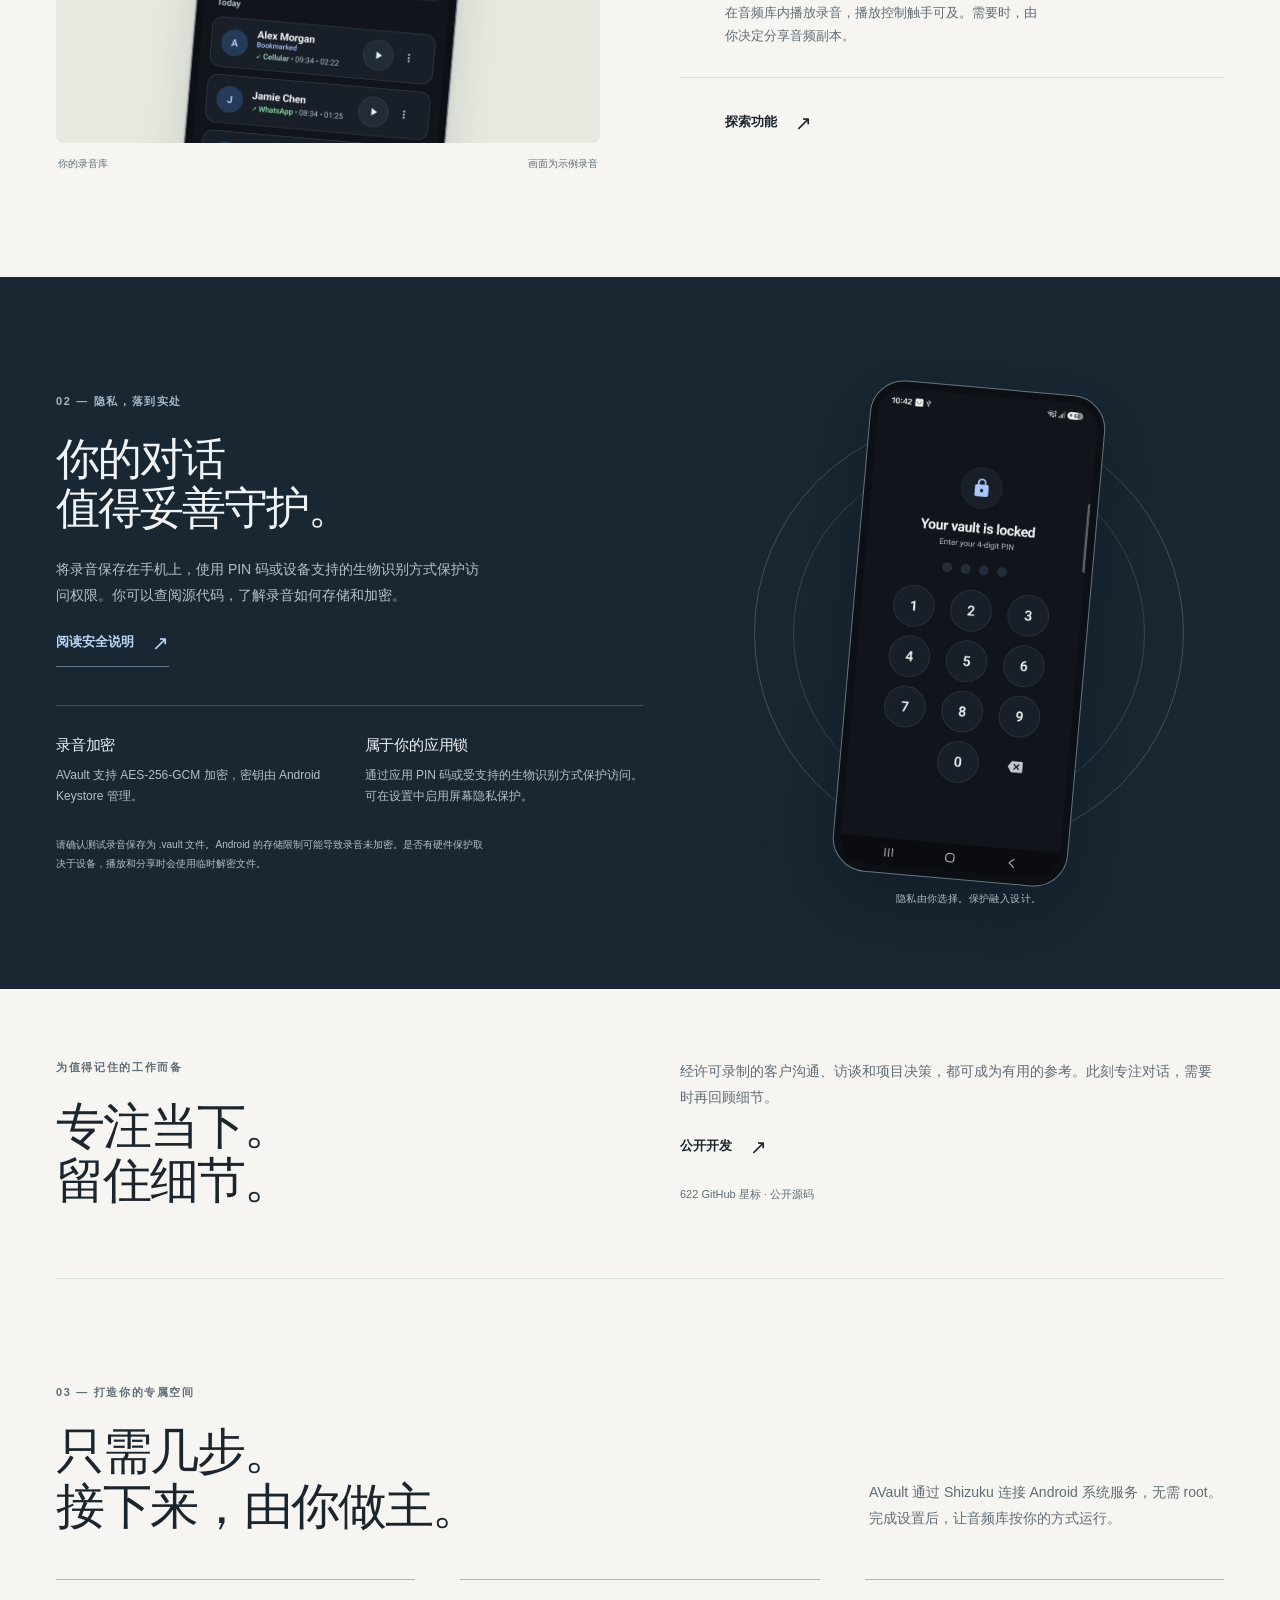
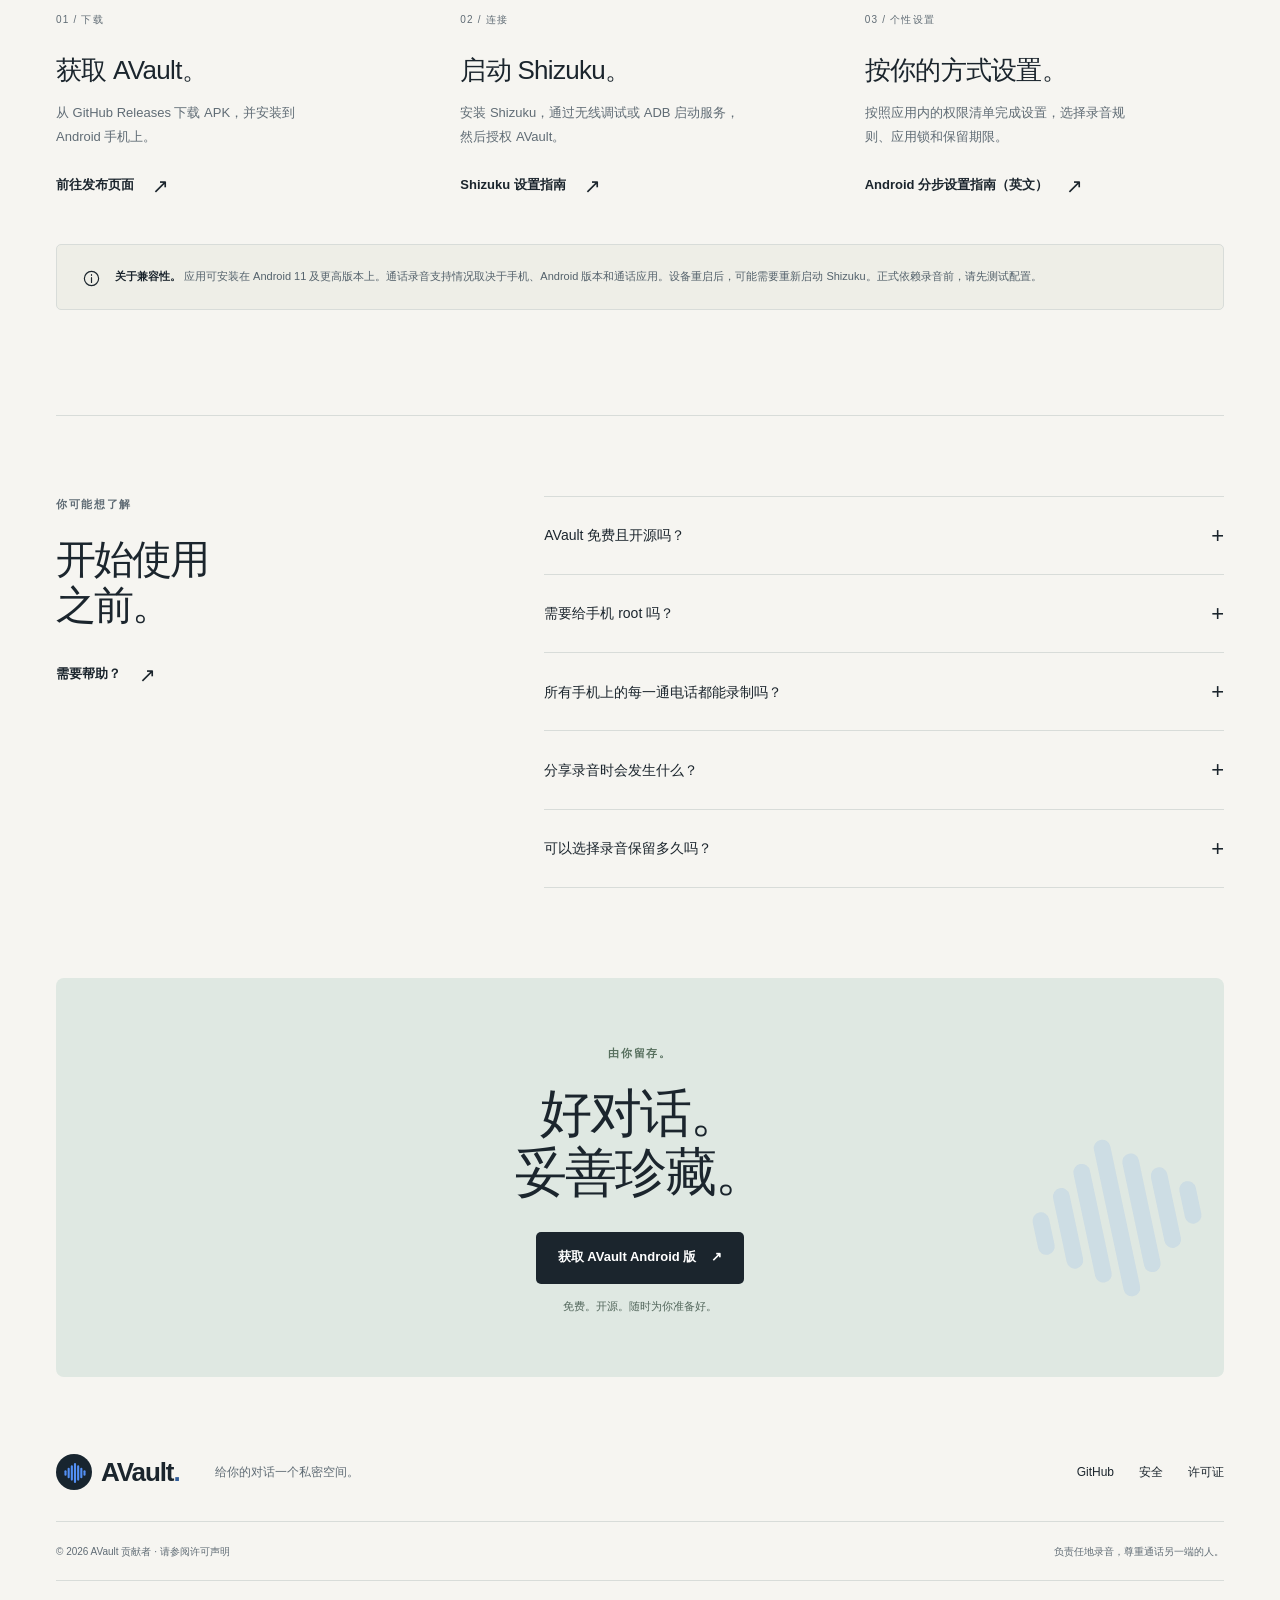
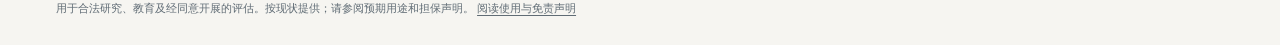
<file: docs/zh/index.html>
<!doctype html>
<html lang="zh" dir="ltr">
<head>
  <meta charset="utf-8">
  <meta name="viewport" content="width=device-width, initial-scale=1">
  <meta name="theme-color" content="#f6f5f1">
  <title>安卓通话录音，无需 Root | AVault</title>
  <meta name="description" content="下载 AVault，免费的安卓通话录音应用。通过 Shizuku 无需 Root 即可录音，还能搜索已保存的通话、设置应用 PIN 码并管理录音保留时间。">
  <meta name="robots" content="index,follow,max-image-preview:large">
  <link rel="canonical" href="https://arpanjot-coding.github.io/AVault/zh/">
  <link rel="icon" type="image/png" href="../icon.png">
  <link rel="apple-touch-icon" href="../icon.png">
  <meta property="og:type" content="website">
  <meta property="og:locale" content="zh_CN">
  <meta property="og:site_name" content="AVault">
  <meta property="og:url" content="https://arpanjot-coding.github.io/AVault/zh/">
  <meta property="og:title" content="安卓通话录音，无需 Root | AVault">
  <meta property="og:description" content="下载 AVault，免费的安卓通话录音应用。通过 Shizuku 无需 Root 即可录音，还能搜索已保存的通话、设置应用 PIN 码并管理录音保留时间。">
  <meta property="og:image" content="https://arpanjot-coding.github.io/AVault/assets/social-card.jpg">
  <meta property="og:image:width" content="1199">
  <meta property="og:image:height" content="630">
  <meta property="og:image:alt" content="AVault — 留住通话。始终由你掌握。你的 Android 录音库。">
  <meta name="twitter:card" content="summary_large_image">
  <meta name="twitter:title" content="安卓通话录音，无需 Root | AVault">
  <meta name="twitter:description" content="下载 AVault，免费的安卓通话录音应用。通过 Shizuku 无需 Root 即可录音，还能搜索已保存的通话、设置应用 PIN 码并管理录音保留时间。">
  <meta name="twitter:image" content="https://arpanjot-coding.github.io/AVault/assets/social-card.jpg">
  <link rel="stylesheet" href="../styles.css">
  <link rel="preload" href="../assets/library.webp" as="image" type="image/webp">
  <script type="application/ld+json">{
  "@context": "https://schema.org",
  "@graph": [
    {
      "@type": "WebSite",
      "@id": "https://arpanjot-coding.github.io/AVault/#website",
      "name": "AVault",
      "url": "https://arpanjot-coding.github.io/AVault/"
    },
    {
      "@type": "WebPage",
      "isPartOf": {
        "@id": "https://arpanjot-coding.github.io/AVault/#website"
      },
      "mainEntity": {
        "@id": "https://arpanjot-coding.github.io/AVault/#app"
      },
      "@id": "https://arpanjot-coding.github.io/AVault/zh/#page",
      "url": "https://arpanjot-coding.github.io/AVault/zh/",
      "inLanguage": "zh-Hans"
    },
    {
      "@type": "SoftwareApplication",
      "@id": "https://arpanjot-coding.github.io/AVault/#app",
      "name": "AVault",
      "operatingSystem": "Android 11 or later",
      "applicationCategory": "UtilitiesApplication",
      "description": "下载 AVault，免费的安卓通话录音应用。通过 Shizuku 无需 Root 即可录音，还能搜索已保存的通话、设置应用 PIN 码并管理录音保留时间。",
      "url": "https://arpanjot-coding.github.io/AVault/",
      "downloadUrl": "https://github.com/arpanjot-coding/AVault/releases/latest",
      "sameAs": "https://github.com/arpanjot-coding/AVault",
      "screenshot": "https://arpanjot-coding.github.io/AVault/assets/library.webp",
      "offers": {
        "@type": "Offer",
        "price": 0
      }
    }
  ]
}</script>
  <script src="../site.js" defer></script>
<link rel="alternate" hreflang="en" href="https://arpanjot-coding.github.io/AVault/">
<link rel="alternate" hreflang="ru" href="https://arpanjot-coding.github.io/AVault/ru/">
<link rel="alternate" hreflang="zh-Hans" href="https://arpanjot-coding.github.io/AVault/zh/">
<link rel="alternate" hreflang="ja" href="https://arpanjot-coding.github.io/AVault/ja/">
<link rel="alternate" hreflang="vi" href="https://arpanjot-coding.github.io/AVault/vi/">
<link rel="alternate" hreflang="th" href="https://arpanjot-coding.github.io/AVault/th/">
<link rel="alternate" hreflang="hi" href="https://arpanjot-coding.github.io/AVault/hi/">
<link rel="alternate" hreflang="ar" href="https://arpanjot-coding.github.io/AVault/ar/">
<link rel="alternate" hreflang="fr" href="https://arpanjot-coding.github.io/AVault/fr/">
<link rel="alternate" hreflang="de" href="https://arpanjot-coding.github.io/AVault/de/">
<link rel="alternate" hreflang="es" href="https://arpanjot-coding.github.io/AVault/es/">
<link rel="alternate" hreflang="it" href="https://arpanjot-coding.github.io/AVault/it/">
<link rel="alternate" hreflang="x-default" href="https://arpanjot-coding.github.io/AVault/">
</head>
<body>
  <a class="skip-link" href="#main">跳至正文</a>
  <header class="header"><div class="wrap navigation">
    <a class="brand" href="#" aria-label="AVault 首页"><span class="brand-icon"><img src="../logo.svg" width="38" height="38" alt=""></span>AVault<span class="brand-period">.</span></a>
    <button class="menu-toggle" type="button" aria-expanded="false" aria-controls="navigation-links">菜单 <span aria-hidden="true">+</span></button>
    <nav id="navigation-links" aria-label="主导航"><a href="#product">了解应用</a><a href="#privacy">隐私</a><a href="#setup">开始使用</a><a class="nav-source" href="https://github.com/arpanjot-coding/AVault">GitHub <svg viewbox="0 0 24 24" aria-hidden="true"><path d="m12 3 2.8 5.8 6.4.9-4.6 4.5 1.1 6.4-5.7-3-5.7 3 1.1-6.4L2.8 9.7l6.4-.9z" /></svg><span data-github-stars title="GitHub snapshot: 11 November 2026">622</span><span class="star-label">星标</span><span aria-hidden="true">↗</span></a><details class="language-picker"><summary><svg viewBox="0 0 24 24" aria-hidden="true"><circle cx="12" cy="12" r="9"/><path d="M3 12h18M12 3c5 5 5 13 0 18-5-5-5-13 0-18"/></svg>简体中文<span aria-hidden="true">⌄</span></summary><ul><li><a href=".././" lang="en" hreflang="en">English</a></li><li><a href="../ru/" lang="ru" hreflang="ru">Русский</a></li><li><a href="../zh/" lang="zh" hreflang="zh" aria-current="page">简体中文</a></li><li><a href="../ja/" lang="ja" hreflang="ja">日本語</a></li><li><a href="../vi/" lang="vi" hreflang="vi">Tiếng Việt</a></li><li><a href="../th/" lang="th" hreflang="th">ไทย</a></li><li><a href="../hi/" lang="hi" hreflang="hi">हिन्दी</a></li><li><a href="../ar/" lang="ar" hreflang="ar">العربية</a></li><li><a href="../fr/" lang="fr" hreflang="fr">Français</a></li><li><a href="../de/" lang="de" hreflang="de">Deutsch</a></li><li><a href="../es/" lang="es" hreflang="es">Español</a></li><li><a href="../it/" lang="it" hreflang="it">Italiano</a></li></ul></details></nav>
  </div></header>
  <main id="main">
    <section class="hero wrap" aria-labelledby="hero-title">
      <div class="hero-copy">
        <p class="eyebrow"><span class="status-dot"></span> 开源。由你做主。</p>
        <h1 id="hero-title">安卓通话录音<br><em>无需 Root</em></h1>
        <p class="hero-description">通过 Shizuku 在兼容的安卓手机上录制通话。按联系人查找录音、为重要通话添加书签，并选择何时清理旧录音。</p>
        <div class="hero-actions"><a class="button button-dark" href="https://github.com/arpanjot-coding/AVault/releases/latest"><svg viewbox="0 0 24 24" aria-hidden="true"><path d="M12 3v12m-5-5 5 5 5-5M4 16v5h16v-5" /></svg>下载 Android 版</a><a class="text-link" href="#product">了解你的音频库 <span aria-hidden="true">↘</span></a></div>
        <p class="download-note">免费使用 · Android 11 及以上 · 需要 Shizuku</p>
        <div class="hero-proof"><span><svg viewbox="0 0 24 24" aria-hidden="true"><rect x="5" y="10" width="14" height="11" rx="2" /><path d="M8 10V7a4 4 0 0 1 8 0v3" /></svg>AES-256-GCM 加密</span><span><svg viewbox="0 0 24 24" aria-hidden="true"><path d="m8 7-5 5 5 5m8-10 5 5-5 5m-3-13-2 16" /></svg>源码可供查阅</span></div>
      </div>
      <figure class="hero-stage"><div class="hero-artwork"><div class="stage-top"><span>你的声音。你的音频库。</span><span aria-hidden="true">01 / 03</span></div><div class="stage-orbit" aria-hidden="true"></div><div class="phone hero-phone"><img src="../assets/library.webp" width="1080" height="2340" alt="AVault 录音库，支持搜索、书签和通话筛选。画面为示例录音。" fetchpriority="high"></div></div><figcaption><span>AVault Android 版</span><span>画面为示例录音</span></figcaption></figure>
    </section>
    <div class="principles wrap" aria-label="产品理念"><p>多一份隐私。<br><strong>多一份安心。</strong></p><span>录音保存在本机</span><span>无需 root</span><span>始终开源</span></div>
    <section class="product-section wrap section" id="product" aria-labelledby="product-title">
      <div class="section-heading"><p class="eyebrow">01 — 给对话一个专属空间</p><div class="heading-row"><h2 id="product-title">少一点查找。<br>多一点回忆。</h2><p>从有用的细节到重要的决定，轻松找到所需的对话，不必在一堆音频文件中翻找。</p></div></div>
      <div class="product-layout"><figure class="product-figure"><div class="product-visual"><div class="product-visual-caption"><span>一个安静、有序的录音库</span><span aria-hidden="true">↙</span></div><div class="phone secondary-phone"><img src="../assets/library.webp" width="1080" height="2340" alt="AVault 录音库，示例对话按日期整理。" loading="lazy"></div></div><figcaption><span>你的录音库</span><span>画面为示例录音</span></figcaption></figure>
        <div class="feature-list">
          <article><span class="feature-number">01</span><div><h3>找到所需的片刻。</h3><p>按联系人、号码或应用搜索。筛选录音库，直达你需要的录音。</p></div><svg viewbox="0 0 24 24" aria-hidden="true"><circle cx="10" cy="10" r="6" /><path d="m15 15 6 6" /></svg></article>
          <article><span class="feature-number">02</span><div><h3>留住重要的内容。</h3><p>为录音添加书签，让它不受自动清理影响。其余录音按你选择的保留期限处理。</p></div><svg viewbox="0 0 24 24" aria-hidden="true"><path d="M6 3h12v18l-6-4-6 4z" /></svg></article>
          <article><span class="feature-number">03</span><div><h3>听完，继续向前。</h3><p>在音频库内播放录音，播放控制触手可及。需要时，由你决定分享音频副本。</p></div><svg viewbox="0 0 24 24" aria-hidden="true"><circle cx="12" cy="12" r="9" /><path d="m10 8 6 4-6 4z" /></svg></article>
          <a class="text-link feature-link" href="https://github.com/arpanjot-coding/AVault#features">探索功能 <span aria-hidden="true">↗</span></a>
        </div>
      </div>
    </section>
    <section class="privacy-section" id="privacy" aria-labelledby="privacy-title"><div class="wrap privacy-layout">
      <div class="privacy-copy"><p class="eyebrow">02 — 隐私，落到实处</p><h2 id="privacy-title">你的对话<br>值得妥善守护。</h2><p>将录音保存在手机上，使用 PIN 码或设备支持的生物识别方式保护访问权限。你可以查阅源代码，了解录音如何存储和加密。</p><a class="text-link" href="https://github.com/arpanjot-coding/AVault/blob/main/SECURITY.md">阅读安全说明 <span aria-hidden="true">↗</span></a><div class="security-details"><article><h3>录音加密</h3><p>AVault 支持 AES-256-GCM 加密，密钥由 Android Keystore 管理。</p></article><article><h3>属于你的应用锁</h3><p>通过应用 PIN 码或受支持的生物识别方式保护访问。可在设置中启用屏幕隐私保护。</p></article></div><p class="privacy-footnote">请确认测试录音保存为 .vault 文件。Android 的存储限制可能导致录音未加密。是否有硬件保护取决于设备，播放和分享时会使用临时解密文件。</p></div>
      <figure class="privacy-visual"><div class="privacy-ring" aria-hidden="true"></div><div class="phone lock-phone"><img src="../assets/lock.webp" width="1080" height="2340" alt="AVault 应用锁及其四位 PIN 码键盘。" loading="lazy"></div><figcaption>隐私由你选择。保护融入设计。</figcaption></figure>
    </div></section>
    <section class="professional-section wrap" aria-labelledby="professional-title"><div><p class="eyebrow">为值得记住的工作而备</p><h2 id="professional-title">专注当下。<br>留住细节。</h2></div><div><p>经许可录制的客户沟通、访谈和项目决策，都可成为有用的参考。此刻专注对话，需要时再回顾细节。</p><a class="text-link" href="https://github.com/arpanjot-coding/AVault">公开开发 <span aria-hidden="true">↗</span></a><p class="project-proof"><span data-github-stars title="GitHub snapshot: 11 November 2026">622</span> GitHub 星标 · 公开源码</p></div></section>
    <section class="setup-section wrap section" id="setup" aria-labelledby="setup-title">
      <div class="section-heading"><p class="eyebrow">03 — 打造你的专属空间</p><div class="heading-row"><h2 id="setup-title">只需几步。<br>接下来，由你做主。</h2><p>AVault 通过 Shizuku 连接 Android 系统服务，无需 root。完成设置后，让音频库按你的方式运行。</p></div></div>
      <ol class="setup-steps">
        <li><span class="step-index">01 / 下载</span><h3>获取 AVault。</h3><p>从 GitHub Releases 下载 APK，并安装到 Android 手机上。</p><a class="text-link" href="https://github.com/arpanjot-coding/AVault/releases/latest">前往发布页面 <span aria-hidden="true">↗</span></a></li>
        <li><span class="step-index">02 / 连接</span><h3>启动 Shizuku。</h3><p>安装 Shizuku，通过无线调试或 ADB 启动服务，然后授权 AVault。</p><a class="text-link" href="https://shizuku.rikka.app/guide/setup/">Shizuku 设置指南 <span aria-hidden="true">↗</span></a></li>
        <li><span class="step-index">03 / 个性设置</span><h3>按你的方式设置。</h3><p>按照应用内的权限清单完成设置，选择录音规则、应用锁和保留期限。</p><a class="text-link" href="../guides/android-call-recording/" hreflang="en">Android 分步设置指南（英文） <span aria-hidden="true">↗</span></a></li>
      </ol>
      <div class="compatibility-note"><svg viewbox="0 0 24 24" aria-hidden="true"><circle cx="12" cy="12" r="9" /><path d="M12 11v6m0-10v1" /></svg><p><strong>关于兼容性。</strong> 应用可安装在 Android 11 及更高版本上。通话录音支持情况取决于手机、Android 版本和通话应用。设备重启后，可能需要重新启动 Shizuku。正式依赖录音前，请先测试配置。</p></div>
    </section>
    <section class="faq-section wrap section" aria-labelledby="faq-title"><div><p class="eyebrow">你可能想了解</p><h2 id="faq-title">开始使用<br> 之前。</h2><a class="text-link" href="https://github.com/arpanjot-coding/AVault/issues">需要帮助？ <span aria-hidden="true">↗</span></a></div><div class="faq-list">
      <details><summary>AVault 免费且开源吗？<span aria-hidden="true">+</span></summary><p>是的。AVault 可免费使用，源码公开。仓库包含一份 MIT LICENSE 文件，源文件中也有 GPL 声明；再分发前，请阅读许可说明。你可以查阅代码，也可以在 GitHub 上参与贡献。</p></details>
      <details><summary>需要给手机 root 吗？<span aria-hidden="true">+</span></summary><p>不需要。AVault 通过 Shizuku 访问录音所需的系统服务。设置时，需要启动 Shizuku 并授予必要权限。</p></details>
      <details><summary>所有手机上的每一通电话都能录制吗？<span aria-hidden="true">+</span></summary><p>录音支持情况因手机厂商、Android 版本和通话应用而异。第三方通话应用本身也可能限制录音。请先进行测试录音，确认配置可用。</p></details>
      <details><summary>分享录音时会发生什么？<span aria-hidden="true">+</span></summary><p>分享加密录音时，会为你选择的应用生成解密后的音频副本。该副本不再受音频库保护。请仅向可信的目标分享。</p></details>
      <details><summary>可以选择录音保留多久吗？<span aria-hidden="true">+</span></summary><p>可以。在设置中启用自动删除，并选择保留期限。已添加书签的录音不会被自动删除。你也可以关闭自动删除。</p></details>
    </div></section>
    <section class="closing wrap" aria-labelledby="closing-title"><div class="closing-wave" aria-hidden="true"><img src="../logo.svg" width="120" height="120" alt=""></div><p class="eyebrow">由你留存。</p><h2 id="closing-title">好对话。<br>妥善珍藏。</h2><a class="button button-dark" href="https://github.com/arpanjot-coding/AVault/releases/latest">获取 AVault Android 版 <span aria-hidden="true">↗</span></a><p class="download-note">免费。开源。随时为你准备好。</p></section>
  </main>
  <footer class="footer wrap"><div class="footer-top"><a class="brand" href="#"><span class="brand-icon"><img src="../logo.svg" width="38" height="38" alt=""></span>AVault<span class="brand-period">.</span></a><p>给你的对话一个私密空间。</p><nav aria-label="页脚导航"><a href="https://github.com/arpanjot-coding/AVault">GitHub</a><a href="https://github.com/arpanjot-coding/AVault/blob/main/SECURITY.md">安全</a><a href="https://github.com/arpanjot-coding/AVault/blob/main/LICENSE">许可证</a></nav></div><div class="footer-bottom"><p>© 2026 AVault 贡献者 · 请参阅许可声明</p><p>负责任地录音，尊重通话另一端的人。</p></div><p class="use-notice">用于合法研究、教育及经同意开展的评估。按现状提供；请参阅预期用途和担保声明。 <a href="https://github.com/arpanjot-coding/AVault/blob/main/DISCLAIMER.md">阅读使用与免责声明</a></p></footer>
</body>
</html>
</file>
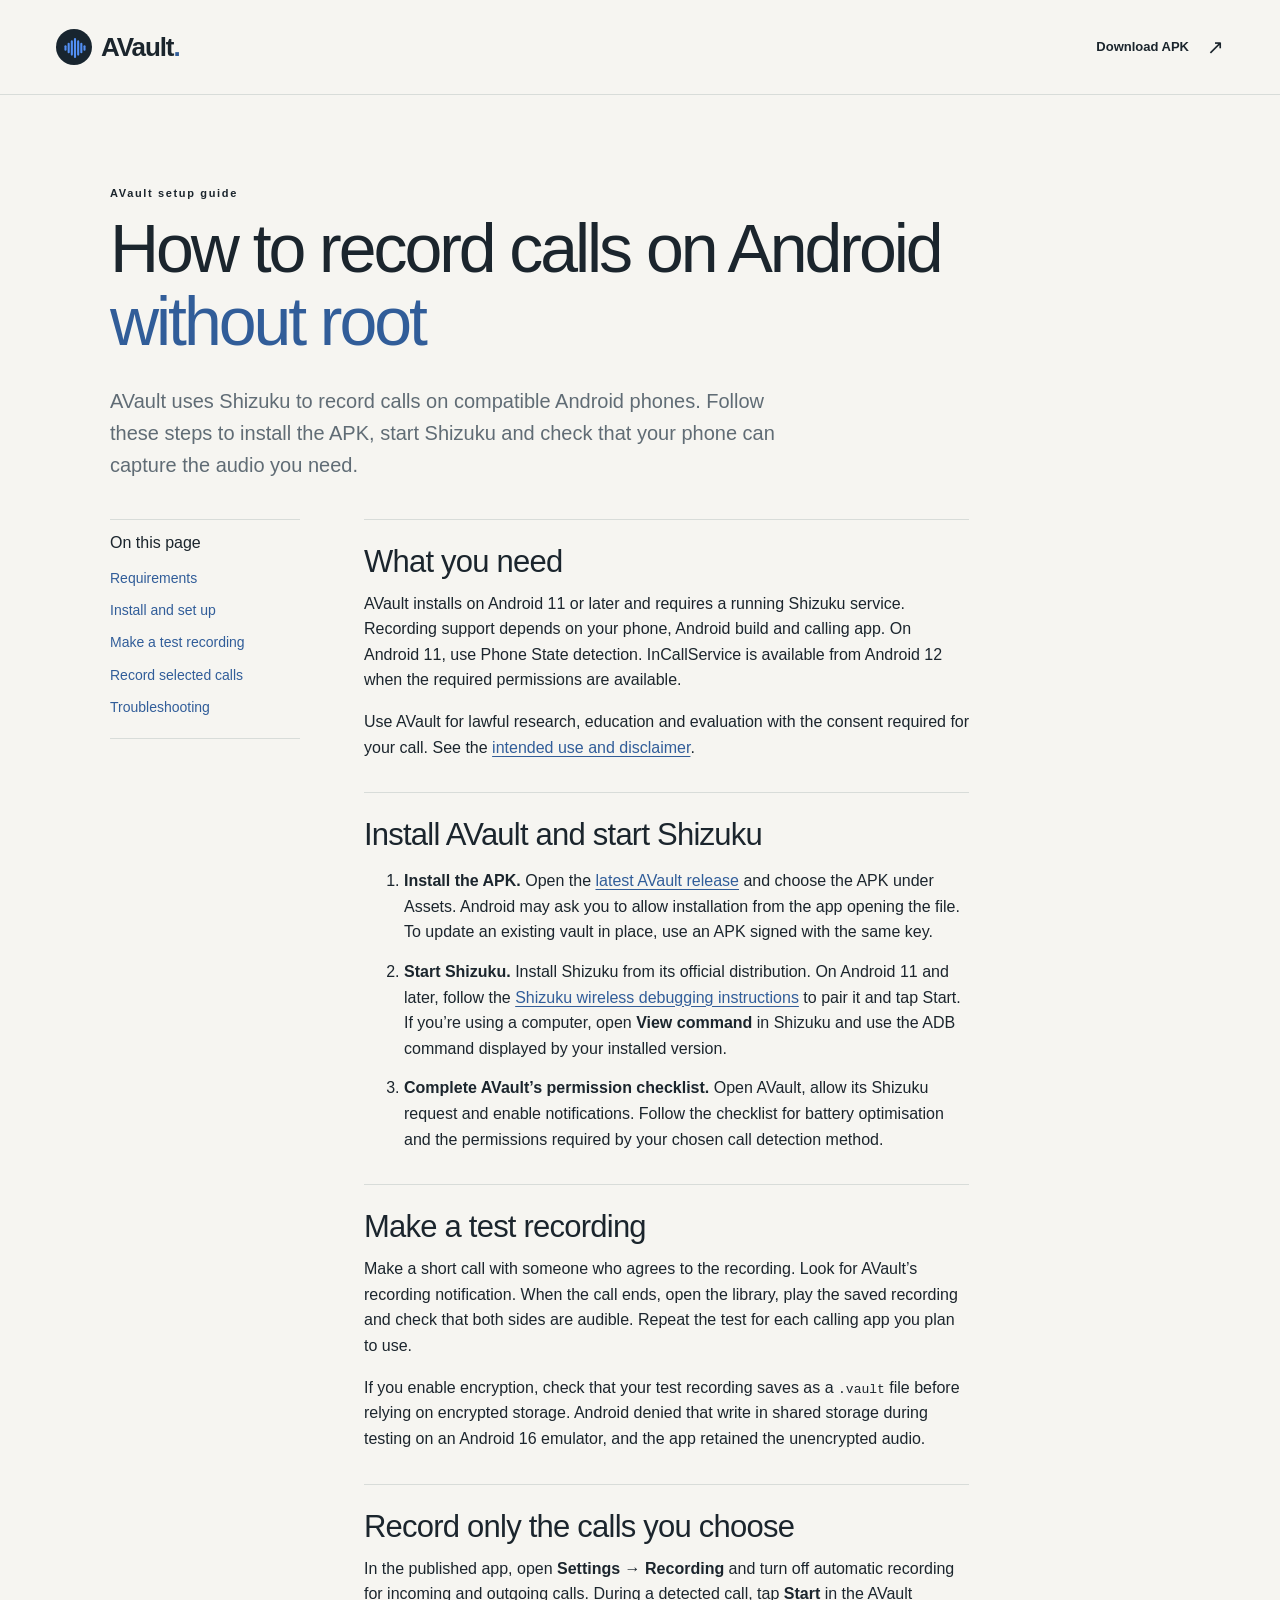
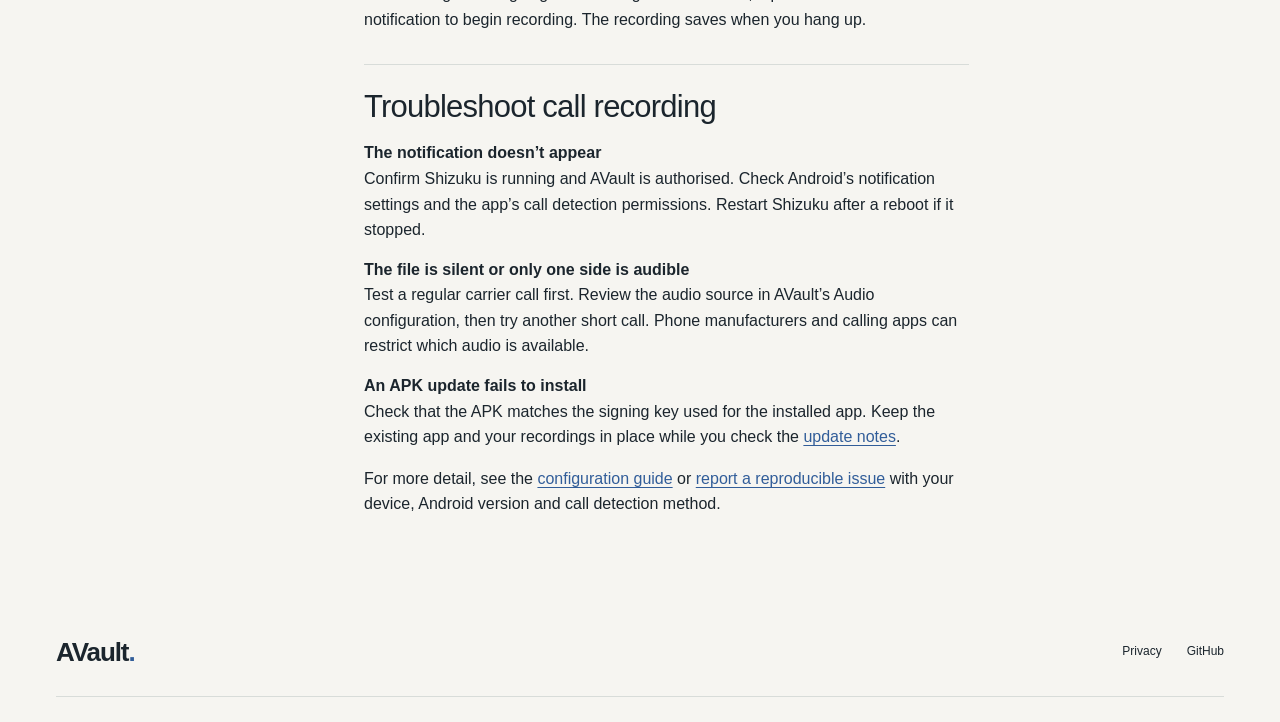
<file: docs/guides/android-call-recording/index.html>
<!doctype html>
<html lang="en">
<head>
  <meta charset="utf-8">
  <meta name="viewport" content="width=device-width, initial-scale=1">
  <meta name="theme-color" content="#f6f5f1">
  <title>How to Record Calls on Android Without Root | AVault</title>
  <meta name="description" content="Install AVault, start Shizuku and test call recording on your Android phone without root. Includes permissions, manual recording and troubleshooting.">
  <meta name="robots" content="index,follow,max-image-preview:large">
  <link rel="canonical" href="https://arpanjot-coding.github.io/AVault/guides/android-call-recording/">
  <link rel="icon" type="image/png" href="../../icon.png">
  <link rel="stylesheet" href="../../styles.css">
  <meta property="og:type" content="article">
  <meta property="og:site_name" content="AVault">
  <meta property="og:title" content="How to Record Calls on Android Without Root">
  <meta property="og:description" content="Set up Shizuku and AVault, choose when to record, and check the audio on your phone.">
  <meta property="og:url" content="https://arpanjot-coding.github.io/AVault/guides/android-call-recording/">
  <meta property="og:image" content="https://arpanjot-coding.github.io/AVault/assets/social-card.jpg">
  <meta property="og:image:alt" content="AVault recording library and PIN lock on Android">
  <meta name="twitter:card" content="summary_large_image">
  <script type="application/ld+json">
  {
    "@context": "https://schema.org",
    "@type": "TechArticle",
    "headline": "How to record calls on Android without root",
    "inLanguage": "en",
    "mainEntityOfPage": "https://arpanjot-coding.github.io/AVault/guides/android-call-recording/",
    "about": {"@id": "https://arpanjot-coding.github.io/AVault/#app"},
    "author": {"@type": "Organization", "name": "AVault project", "url": "https://github.com/arpanjot-coding/AVault"}
  }
  </script>
</head>
<body>
  <a class="skip-link" href="#main">Skip to content</a>
  <header class="header">
    <div class="wrap navigation">
      <a class="brand" href="../../" aria-label="AVault home">
        <span class="brand-icon"><img src="../../logo.svg" width="38" height="38" alt=""></span>AVault<span class="brand-period">.</span>
      </a>
      <a class="text-link" href="https://github.com/arpanjot-coding/AVault/releases/latest">Download APK <span aria-hidden="true">↗</span></a>
    </div>
  </header>
  <main class="guide wrap" id="main">
    <header class="guide-intro">
      <p class="eyebrow">AVault setup guide</p>
      <h1>How to record calls on Android <em>without root</em></h1>
      <p>AVault uses Shizuku to record calls on compatible Android phones. Follow these steps to install the APK, start Shizuku and check that your phone can capture the audio you need.</p>
    </header>
    <div class="guide-layout">
      <nav class="guide-contents" aria-label="On this page">
        <h2>On this page</h2>
        <ul>
          <li><a href="#requirements">Requirements</a></li>
          <li><a href="#install">Install and set up</a></li>
          <li><a href="#test">Make a test recording</a></li>
          <li><a href="#manual">Record selected calls</a></li>
          <li><a href="#troubleshooting">Troubleshooting</a></li>
        </ul>
      </nav>
      <article class="guide-body">
        <section id="requirements">
          <h2>What you need</h2>
          <p>AVault installs on Android 11 or later and requires a running Shizuku service. Recording support depends on your phone, Android build and calling app. On Android 11, use Phone State detection. InCallService is available from Android 12 when the required permissions are available.</p>
          <p>Use AVault for lawful research, education and evaluation with the consent required for your call. See the <a href="https://github.com/arpanjot-coding/AVault/blob/main/DISCLAIMER.md">intended use and disclaimer</a>.</p>
        </section>
        <section id="install">
          <h2>Install AVault and start Shizuku</h2>
          <ol>
            <li><strong>Install the APK.</strong> Open the <a href="https://github.com/arpanjot-coding/AVault/releases/latest">latest AVault release</a> and choose the APK under Assets. Android may ask you to allow installation from the app opening the file. To update an existing vault in place, use an APK signed with the same key.</li>
            <li><strong>Start Shizuku.</strong> Install Shizuku from its official distribution. On Android 11 and later, follow the <a href="https://shizuku.rikka.app/guide/setup/">Shizuku wireless debugging instructions</a> to pair it and tap Start. If you’re using a computer, open <strong>View command</strong> in Shizuku and use the ADB command displayed by your installed version.</li>
            <li><strong>Complete AVault’s permission checklist.</strong> Open AVault, allow its Shizuku request and enable notifications. Follow the checklist for battery optimisation and the permissions required by your chosen call detection method.</li>
          </ol>
        </section>
        <section id="test">
          <h2>Make a test recording</h2>
          <p>Make a short call with someone who agrees to the recording. Look for AVault’s recording notification. When the call ends, open the library, play the saved recording and check that both sides are audible. Repeat the test for each calling app you plan to use.</p>
          <p>If you enable encryption, check that your test recording saves as a <code>.vault</code> file before relying on encrypted storage. Android denied that write in shared storage during testing on an Android 16 emulator, and the app retained the unencrypted audio.</p>
        </section>
        <section id="manual">
          <h2>Record only the calls you choose</h2>
          <p>In the published app, open <strong>Settings → Recording</strong> and turn off automatic recording for incoming and outgoing calls. During a detected call, tap <strong>Start</strong> in the AVault notification to begin recording. The recording saves when you hang up.</p>
        </section>
        <section id="troubleshooting">
          <h2>Troubleshoot call recording</h2>
          <dl>
            <dt>The notification doesn’t appear</dt>
            <dd>Confirm Shizuku is running and AVault is authorised. Check Android’s notification settings and the app’s call detection permissions. Restart Shizuku after a reboot if it stopped.</dd>
            <dt>The file is silent or only one side is audible</dt>
            <dd>Test a regular carrier call first. Review the audio source in AVault’s Audio configuration, then try another short call. Phone manufacturers and calling apps can restrict which audio is available.</dd>
            <dt>An APK update fails to install</dt>
            <dd>Check that the APK matches the signing key used for the installed app. Keep the existing app and your recordings in place while you check the <a href="https://github.com/arpanjot-coding/AVault#updating-an-existing-vault">update notes</a>.</dd>
          </dl>
          <p>For more detail, see the <a href="https://github.com/arpanjot-coding/AVault/blob/main/docs/configuration.md">configuration guide</a> or <a href="https://github.com/arpanjot-coding/AVault/issues">report a reproducible issue</a> with your device, Android version and call detection method.</p>
        </section>
      </article>
    </div>
  </main>
  <footer class="footer wrap">
    <div class="footer-top">
      <a class="brand" href="../../">AVault<span class="brand-period">.</span></a>
      <nav aria-label="Footer navigation">
        <a href="../../#privacy">Privacy</a>
        <a href="https://github.com/arpanjot-coding/AVault">GitHub</a>
      </nav>
    </div>
  </footer>
</body>
</html>
</file>
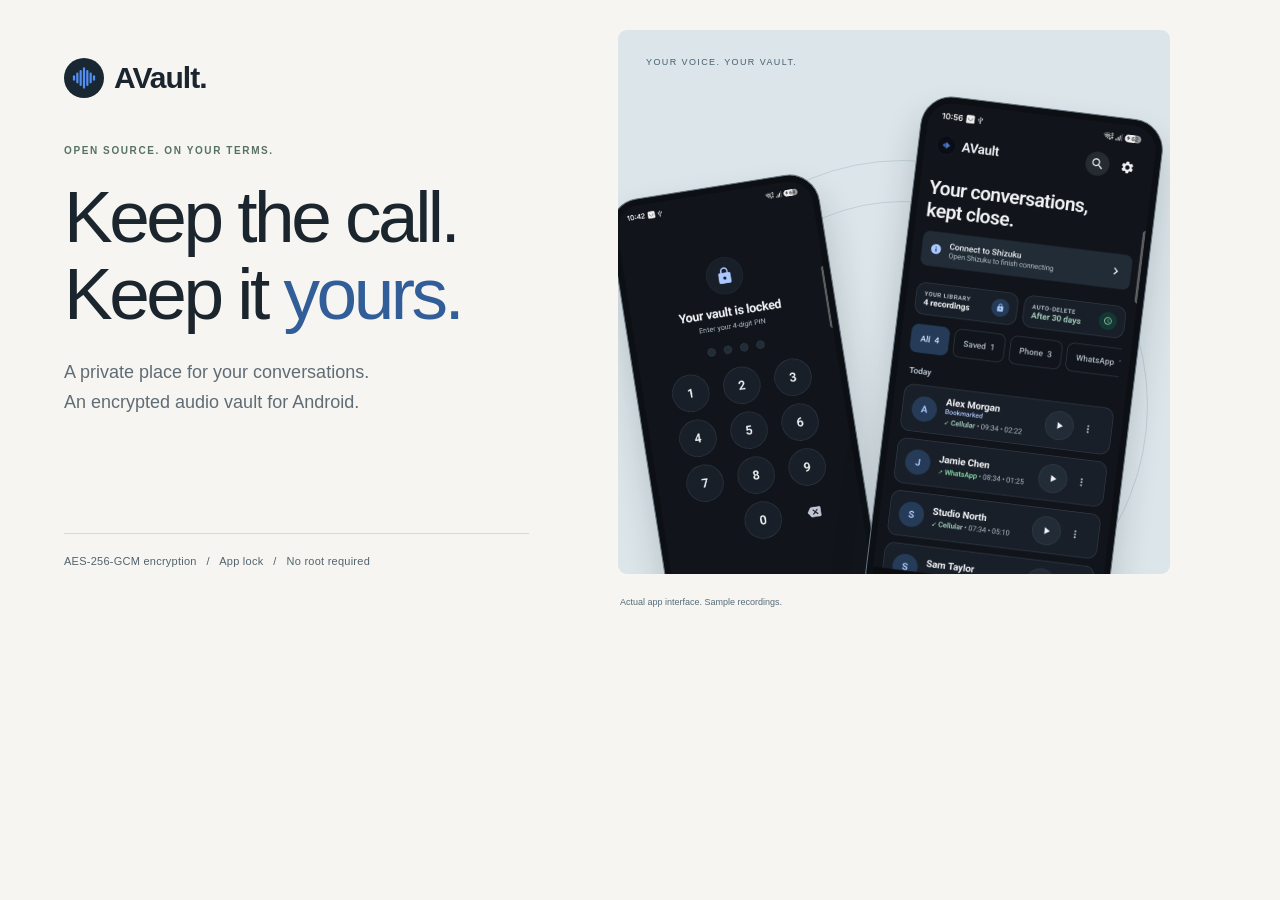
<file: docs/media-kit.html>
<!doctype html>
<html lang="en"><head><meta charset="utf-8"><meta name="robots" content="noindex"><title>AVault product artwork</title><style>
*{box-sizing:border-box}body{margin:0;font-family:"Segoe UI",Arial,sans-serif;color:#1b252d;background:#f6f5f1}.artwork{width:1200px;height:630px;position:relative;overflow:hidden;padding:58px 64px}.brand{display:flex;gap:10px;align-items:center;font-size:30px;letter-spacing:-1px;font-weight:650}.brand img{width:40px;height:40px;background:#192732;border-radius:50%}.label{margin-top:47px;font-size:10px;letter-spacing:1.6px;font-weight:600;color:#567263}h1{font-size:73px;line-height:1.06;font-weight:500;letter-spacing:-3.5px;margin:22px 0 24px}h1 span{color:#315d99}.description{font-size:18px;line-height:1.7;color:#606c75;max-width:480px}.details{position:absolute;bottom:52px;left:64px;border-top:1px solid #d2dad6;padding-top:21px;font-size:11px;color:#52636d;width:465px;letter-spacing:.25px}.stage{position:absolute;left:618px;top:30px;bottom:56px;right:30px;background:#dce5e9;border-radius:9px;overflow:hidden}.circle{position:absolute;left:40px;top:130px;width:490px;height:490px;border:1px solid #c0cfd7;border-radius:50%}.circle:after{content:"";position:absolute;inset:40px;border:1px solid #c0cfd7;border-radius:50%}.phone{position:absolute;overflow:hidden;padding:6px;background:#0c1015;border:1px solid #667580;border-radius:31px;box-shadow:0 20px 35px #19273233}.phone img{width:100%;display:block;border-radius:25px}.library{width:244px;right:34px;top:76px;transform:rotate(7deg);z-index:2}.lock{width:212px;left:21px;top:154px;transform:rotate(-9deg);z-index:1}.stage-label{position:absolute;top:27px;left:28px;font-size:9px;letter-spacing:1.4px;color:#465f6d}.sample{position:absolute;bottom:23px;left:620px;font-size:9px;color:#566b77}
</style></head><body><main class="artwork"><div class="brand"><img src="logo.svg" alt="">AVault.</div><p class="label">OPEN SOURCE. ON YOUR TERMS.</p><h1>Keep the call.<br>Keep it <span>yours.</span></h1><p class="description">A private place for your conversations.<br>An encrypted audio vault for Android.</p><p class="details">AES-256-GCM encryption &nbsp; / &nbsp; App lock &nbsp; / &nbsp; No root required</p><div class="stage"><span class="stage-label">YOUR VOICE. YOUR VAULT.</span><div class="circle"></div><div class="phone library"><img src="assets/library.webp" alt="Sample recording library"></div><div class="phone lock"><img src="assets/lock.webp" alt="App lock"></div></div><span class="sample">Actual app interface. Sample recordings.</span></main></body></html>
</file>
<file: docs/styles.css>
@charset "UTF-8";
:root {
  --paper:#f6f5f1;
  --ink:#1b252d;
  --muted:#606c75;
  --blue:#315d99;
  --line:#d8dcd9;
  --sans:"Segoe UI",-apple-system,BlinkMacSystemFont,Arial,sans-serif;
}
* {
  box-sizing:border-box;
}
html {
  scroll-behavior:smooth;
  scroll-padding-top:100px;
}
body {
  margin:0;
  background:var(--paper);
  color:var(--ink);
  font-family:var(--sans);
  -webkit-font-smoothing:antialiased;
  line-height:1.6;
}
a {
  color:inherit;
  text-decoration:none;
}
button {
  font:inherit;
}
img {
  display:block;
  max-width:100%;
  height:auto;
}
svg {
  width:24px;
  height:24px;
  fill:none;
  stroke:currentColor;
  stroke-width:1.5;
  stroke-linecap:round;
  stroke-linejoin:round;
  flex:none;
}
a:focus-visible,button:focus-visible,summary:focus-visible {
  outline:3px solid var(--blue);
  outline-offset:6px;
}
a:hover {
  color:var(--blue);
}
.wrap {
  width:min(1280px,calc(100% - 112px));
  margin-inline:auto;
}
.eyebrow {
  font-size:11px;
  font-weight:650;
  letter-spacing:1.65px;
  line-height:1.5;
}
.header {
  border-bottom:1px solid var(--line);
  position:sticky;
  top:0;
  background:rgba(246,245,241,.96);
  z-index:20;
  backdrop-filter:blur(16px);
}
.navigation {
  height:94px;
  display:flex;
  align-items:center;
  justify-content:space-between;
}
.brand {
  display:inline-flex;
  gap:9px;
  align-items:center;
  font-size:26px;
  font-weight:650;
  letter-spacing:-1.1px;
  line-height:1;
}
.brand-icon {
  width:36px;
  height:36px;
  background:#18252f;
  border-radius:50%;
  display:grid;
  place-items:center;
}
.brand-icon img {
  width:38px;
  max-width:none;
}
.brand-period {
  color:var(--blue);
  margin-left:-9px;
}
.navigation nav {
  display:flex;
  align-items:center;
  gap:35px;
  font-size:13px;
  font-weight:500;
}
.nav-source {
  border:1px solid #aeb6bc;
  border-radius:5px;
  padding:10px 17px;
  margin-left:9px;
  display:flex;
  gap:24px;
}
.menu-toggle {
  display:none;
}
.skip-link {
  position:fixed;
  left:20px;
  top:-100px;
  padding:12px 20px;
  background:var(--ink);
  color:white;
  z-index:100;
}
.skip-link:focus {
  top:12px;
}
.hero {
  display:grid;
  grid-template-columns:1.07fr 1fr;
  gap:65px;
  padding-top:68px;
  padding-bottom:70px;
  align-items:center;
}
.hero-copy {
  padding:10px 0 20px;
}
.hero-copy .eyebrow {
  display:flex;
  align-items:center;
  gap:9px;
  margin:0 0 27px;
}
.status-dot {
  width:7px;
  height:7px;
  border-radius:50%;
  background:#527762;
}
h1,h2,h3,p {
  margin-top:0;
}
h1 {
  font-size:clamp(52px,5.6vw,83px);
  font-weight:500;
  letter-spacing:-4.1px;
  line-height:1.07;
  margin-bottom:27px;
}
h1 em {
  font-style:normal;
  color:var(--blue);
}
.hero-description {
  font-size:18px;
  color:var(--muted);
  line-height:1.65;
  margin-bottom:32px;
}
.hero-actions {
  display:flex;
  align-items:center;
  gap:23px;
  flex-wrap:wrap;
}
.button {
  display:inline-flex;
  justify-content:center;
  align-items:center;
  gap:15px;
  font-size:13px;
  font-weight:600;
  min-height:52px;
  padding:14px 22px;
  border-radius:5px;
  transition:background .2s,transform .2s;
}
.button-dark {
  background:var(--ink);
  color:#fff;
}
.button-dark:hover {
  background:var(--blue);
  color:#fff;
  transform:translateY(-2px);
}
.button svg {
  width:18px;
  height:18px;
}
.text-link {
  display:inline-flex;
  align-items:center;
  gap:18px;
  font-size:13px;
  font-weight:600;
  min-height:44px;
}
.text-link span {
  font-size:20px;
  font-weight:400;
}
.download-note {
  font-size:11px;
  color:var(--muted);
  margin:14px 0 0;
}
.hero-proof {
  display:flex;
  gap:24px;
  border-top:1px solid var(--line);
  padding-top:24px;
  margin-top:43px;
  font-size:10px;
  color:var(--muted);
}
.hero-proof span {
  display:flex;
  align-items:center;
  gap:7px;
}
.hero-proof svg {
  width:16px;
  height:16px;
}
.hero-artwork {
  margin:0;
  height:575px;
  position:relative;
  overflow:hidden;
  border-radius:9px;
  background:#dce5e9;
}
.stage-top {
  display:flex;
  justify-content:space-between;
  font-size:9px;
  letter-spacing:1.4px;
  font-weight:600;
  padding:24px 26px;
  position:relative;
  z-index:2;
  color:#3d5565;
}
.stage-orbit {
  width:530px;
  height:530px;
  position:absolute;
  left:18%;
  top:110px;
  border:1px solid #bbccd6;
  border-radius:50%;
}
.stage-orbit:after {
  content:"";
  position:absolute;
  inset:42px;
  border:1px solid #c1d0d8;
  border-radius:50%;
}
.phone {
  position:relative;
  background:#0c1015;
  padding:7px;
  border-radius:34px;
  box-shadow:0 26px 45px #11263b26,0 1px 2px #10182080;
  overflow:hidden;
  border:1px solid #667580;
}
.phone img {
  border-radius:27px;
  width:100%;
}
.hero-phone {
  width:247px;
  position:absolute;
  left:50%;
  top:67px;
  transform:translateX(-30%) rotate(-7deg);
  z-index:1;
}
.stage-label {
  position:absolute;
  z-index:3;
  left:25px;
  bottom:62px;
  padding:14px 19px 14px 14px;
  border:1px solid #c0cdd3;
  background:#f5f6f1;
  box-shadow:0 6px 18px #243b4b0d;
  border-radius:7px;
  display:flex;
  align-items:center;
  gap:11px;
  font-size:11px;
  line-height:1.6;
  transform:rotate(-3deg);
}
.stage-label svg {
  color:var(--blue);
}
.stage-label strong {
  font-weight:600;
}
.hero-stage figcaption {
  position:absolute;
  bottom:17px;
  right:22px;
  font-size:9px;
  color:#526775;
  z-index:3;
}
.principles {
  border-top:1px solid var(--line);
  border-bottom:1px solid var(--line);
  padding-block:30px;
  display:flex;
  align-items:center;
  justify-content:space-between;
  gap:22px;
}
.principles p {
  font-size:12px;
  color:var(--muted);
  line-height:1.65;
  margin:0;
}
.principles strong {
  font-weight:500;
  color:var(--ink);
}
.principles>span {
  font-size:14px;
  letter-spacing:-.2px;
  display:flex;
  gap:15px;
  align-items:center;
}
.principles>span:before {
  content:"✳";
  color:var(--blue);
  font-size:22px;
}
.section {
  padding-block:105px;
}
.section-heading {
  margin-bottom:45px;
}
.section-heading .eyebrow {
  margin-bottom:23px;
  color:var(--muted);
}
.heading-row {
  display:flex;
  justify-content:space-between;
  gap:70px;
  align-items:flex-end;
}
h2 {
  font-size:clamp(34px,3.8vw,52px);
  line-height:1.13;
  letter-spacing:-2px;
  font-weight:500;
  margin-bottom:0;
}
.heading-row>p {
  max-width:355px;
  font-size:14px;
  color:var(--muted);
  line-height:1.85;
  margin:0 0 2px;
}
.product-layout {
  display:grid;
  grid-template-columns:1fr 1fr;
  gap:80px;
  align-items:center;
}
.product-visual {
  height:505px;
  background:#e6e9df;
  border-radius:8px;
  position:relative;
  overflow:hidden;
}
.product-visual-caption {
  display:flex;
  justify-content:space-between;
  padding:25px 27px;
  font-size:9px;
  letter-spacing:1.5px;
  color:#5d6a59;
}
.product-visual-caption>span:last-child {
  font-size:20px;
  line-height:12px;
}
.secondary-phone {
  width:260px;
  margin:15px auto 0;
  transform:rotate(5deg);
}
.visual-footnote {
  position:absolute;
  bottom:22px;
  left:27px;
  font-size:10px;
  background:#e6e9df;
  padding:4px 10px 4px 0;
  z-index:2;
}
.feature-list article {
  display:grid;
  grid-template-columns:25px 1fr 24px;
  gap:20px;
  padding:29px 0;
  border-bottom:1px solid var(--line);
}
.feature-list article:first-child {
  padding-top:0;
}
.feature-number {
  font-size:10px;
  color:var(--muted);
  padding-top:6px;
}
h3 {
  font-size:21px;
  letter-spacing:-.6px;
  font-weight:500;
  line-height:1.4;
  margin-bottom:12px;
}
.feature-list article p {
  font-size:13px;
  color:var(--muted);
  line-height:1.8;
  max-width:320px;
  margin:0;
}
.feature-list article svg {
  margin-top:4px;
  width:21px;
  height:21px;
  color:#546b7a;
}
.feature-link {
  margin-left:45px;
  margin-top:23px;
}
.privacy-section {
  background:#192732;
  color:#f0f3f5;
  overflow:hidden;
}
.privacy-layout {
  display:grid;
  grid-template-columns:1.15fr 1fr;
  gap:70px;
  padding-block:86px;
  align-items:center;
}
.privacy-copy>.eyebrow {
  color:#a4b7c6;
  margin-bottom:25px;
}
.privacy-copy h2 {
  font-size:clamp(34px,3.4vw,48px);
  margin-bottom:24px;
}
.privacy-copy>p:not(.eyebrow):not(.privacy-footnote) {
  max-width:430px;
  color:#b3c1cb;
  font-size:14px;
  line-height:1.85;
}
.privacy-copy>.text-link {
  color:#bbd4f4;
  border-bottom:1px solid #657b8d;
  padding-bottom:3px;
}
.security-details {
  display:grid;
  grid-template-columns:1fr 1fr;
  gap:30px;
  margin-top:38px;
  border-top:1px solid #40515d;
  padding-top:28px;
}
.security-details h3 {
  font-size:15px;
  color:#edf1f5;
  letter-spacing:-.2px;
  margin-bottom:10px;
}
.security-details p {
  font-size:12px;
  color:#b4c0c9;
  margin:0;
  line-height:1.8;
}
.privacy-footnote {
  font-size:10px;
  color:#b4c0c9;
  max-width:430px;
  margin:27px 0 0;
  line-height:1.9;
}
.privacy-visual {
  margin:0;
  position:relative;
  height:540px;
  display:flex;
  align-items:center;
  justify-content:center;
}
.lock-phone {
  width:236px;
  transform:rotate(5deg);
  box-shadow:0 24px 60px #0b162280;
}
.privacy-ring {
  position:absolute;
  width:430px;
  height:430px;
  border:1px solid #40515d;
  border-radius:50%;
}
.privacy-ring:after {
  content:"";
  position:absolute;
  inset:38px;
  border:1px solid #354854;
  border-radius:50%;
}
.privacy-visual figcaption {
  position:absolute;
  bottom:-4px;
  font-size:10px;
  letter-spacing:.4px;
  color:#adbfcc;
}
.setup-steps {
  list-style:none;
  padding:0;
  margin:0;
  display:grid;
  grid-template-columns:repeat(3,1fr);
  gap:45px;
}
.setup-steps li {
  padding-top:25px;
  border-top:1px solid #aeb7b9;
}
.step-index {
  font-size:10px;
  letter-spacing:1.2px;
  color:var(--muted);
}
.setup-steps h3 {
  font-size:26px;
  margin-top:22px;
  letter-spacing:-.7px;
  margin-bottom:12px;
}
.setup-steps p {
  font-size:13px;
  color:var(--muted);
  line-height:1.85;
  max-width:285px;
  margin-bottom:15px;
}
.compatibility-note {
  border:1px solid var(--line);
  background:#eeeee7;
  border-radius:5px;
  padding:21px 25px;
  display:flex;
  align-items:flex-start;
  gap:14px;
  margin-top:36px;
}
.compatibility-note svg {
  width:19px;
  height:19px;
  margin-top:3px;
}
.compatibility-note p {
  font-size:11px;
  line-height:1.9;
  color:#53616b;
  margin:0;
}
.compatibility-note strong {
  color:var(--ink);
  font-weight:600;
}
.faq-section {
  display:grid;
  grid-template-columns:.8fr 1.3fr;
  gap:70px;
  border-top:1px solid var(--line);
  padding-top:80px;
  padding-bottom:90px;
}
.faq-section .eyebrow {
  color:var(--muted);
  margin-bottom:25px;
}
.faq-section h2 {
  font-size:40px;
  margin-bottom:25px;
}
.faq-list details {
  border-bottom:1px solid var(--line);
}
.faq-list details:first-child {
  border-top:1px solid var(--line);
}
.faq-list summary {
  list-style:none;
  cursor:pointer;
  padding:21px 0;
  display:flex;
  align-items:center;
  justify-content:space-between;
  gap:20px;
  font-size:14px;
  font-weight:500;
  min-height:66px;
}
.faq-list summary::-webkit-details-marker {
  display:none;
}
.faq-list summary>span {
  font-size:22px;
  font-weight:300;
  transition:transform .2s;
}
.faq-list details[open] summary>span {
  transform:rotate(45deg);
}
.faq-list details p {
  font-size:13px;
  line-height:1.9;
  color:var(--muted);
  margin:0;
  padding:0 32px 24px 0;
}
.closing {
  position:relative;
  text-align:center;
  background:#dfe8e2;
  border-radius:8px;
  padding:67px 30px 62px;
  overflow:hidden;
  margin-bottom:77px;
}
.closing .eyebrow {
  color:#58705f;
  margin-bottom:23px;
}
.closing h2 {
  font-size:52px;
  margin-bottom:30px;
}
.closing-wave {
  position:absolute;
  right:4%;
  top:45%;
  opacity:.13;
  transform:rotate(-12deg) scale(2.5);
}
.closing .button {
  position:relative;
}
.closing .download-note {
  color:#53675c;
}
.footer {
  padding-bottom:26px;
}
.footer-top {
  display:flex;
  align-items:center;
  gap:35px;
  padding-bottom:31px;
  border-bottom:1px solid var(--line);
}
.footer-top>p {
  font-size:12px;
  color:var(--muted);
  margin:0;
}
.footer-top nav {
  display:flex;
  gap:25px;
  margin-left:auto;
  font-size:12px;
}
.footer-bottom {
  display:flex;
  justify-content:space-between;
  gap:25px;
  padding-top:22px;
  font-size:10px;
  color:var(--muted);
}
.footer-bottom p {
  margin:0;
}
@media(min-width:1500px) {
  .hero {
    gap:90px;
  }
  .hero-artwork {
    height:610px;
  }
  .hero-phone {
    width:268px;
  }
}
@media(max-width:1100px) {
  .wrap {
    width:calc(100% - 64px);
  }
  .hero {
    gap:30px;
  }
  .hero-artwork {
    height:535px;
  }
  h1 {
    font-size:63px;
    letter-spacing:-3px;
  }
  .hero-actions {
    gap:12px;
  }
  .hero-phone {
    width:225px;
    top:74px;
  }
  .hero-proof {
    gap:15px;
    font-size:9px;
  }
  .stage-label {
    left:13px;
    bottom:57px;
  }
  .navigation nav {
    gap:24px;
  }
  .product-layout {
    gap:40px;
  }
  .privacy-layout {
    gap:35px;
  }
  .principles>span {
    font-size:12px;
  }
  .principles>span:before {
    font-size:18px;
  }
  .privacy-visual {
    height:520px;
  }
  .setup-steps {
    gap:30px;
  }
}
@media(max-width:800px) {
  .wrap {
    width:calc(100% - 44px);
  }
  .navigation {
    height:76px;
  }
  .navigation nav {
    gap:19px;
    font-size:12px;
  }
  .nav-source {
    margin:0;
    padding:8px 12px;
    gap:10px;
  }
  .hero {
    grid-template-columns:1fr 1fr;
    gap:20px;
    padding-top:44px;
    padding-bottom:45px;
  }
  h1 {
    font-size:49px;
    letter-spacing:-2.5px;
  }
  .hero-copy .eyebrow {
    font-size:9px;
    letter-spacing:.9px;
    margin-bottom:20px;
  }
  .hero-description {
    font-size:14px;
  }
  .hero-actions {
    align-items:flex-start;
    flex-direction:column;
    gap:10px;
  }
  .hero-proof {
    flex-direction:column;
    gap:10px;
    margin-top:24px;
    padding-top:18px;
    font-size:10px;
  }
  .hero-artwork {
    height:530px;
  }
  .hero-phone {
    width:221px;
    left:48%;
    transform:translateX(-42%) rotate(-5deg);
  }
  .stage-top {
    padding:20px 15px;
    font-size:8px;
    letter-spacing:.7px;
  }
  .stage-label {
    bottom:45px;
    font-size:10px;
    padding:10px;
    left:12px;
  }
  .hero-stage figcaption {
    font-size:8px;
    right:12px;
    bottom:12px;
  }
  .principles {
    display:grid;
    grid-template-columns:1fr 1fr;
    gap:18px;
    padding-block:23px;
  }
  .principles>span {
    font-size:12px;
  }
  .principles p {
    grid-row:span 3;
  }
  .section {
    padding-block:70px;
  }
  .heading-row {
    gap:35px;
  }
  .heading-row>p {
    font-size:12px;
    max-width:280px;
  }
  h2 {
    font-size:37px;
    letter-spacing:-1.4px;
  }
  .product-layout {
    gap:30px;
  }
  .product-visual {
    height:490px;
  }
  .secondary-phone {
    width:225px;
    margin-top:28px;
  }
  .product-visual-caption {
    font-size:8px;
    padding:22px 17px;
    letter-spacing:.8px;
  }
  .feature-list article {
    gap:12px;
    grid-template-columns:20px 1fr;
  }
  .feature-list article svg {
    display:none;
  }
  .feature-list article p {
    font-size:12px;
  }
  h3 {
    font-size:19px;
  }
  .feature-link {
    margin-left:32px;
  }
  .privacy-layout {
    grid-template-columns:1.15fr .85fr;
    gap:18px;
    padding-block:65px;
  }
  .privacy-copy h2 {
    font-size:35px;
  }
  .privacy-copy>p:not(.eyebrow):not(.privacy-footnote) {
    font-size:12px;
  }
  .privacy-visual {
    height:480px;
  }
  .lock-phone {
    width:210px;
  }
  .security-details {
    gap:20px;
  }
  .security-details p {
    font-size:11px;
  }
  .setup-steps {
    gap:22px;
  }
  .setup-steps h3 {
    font-size:23px;
  }
  .setup-steps p {
    font-size:12px;
  }
  .step-index {
    font-size:9px;
  }
  .faq-section {
    gap:40px;
  }
  .faq-section h2 {
    font-size:34px;
  }
  .faq-list summary {
    font-size:13px;
  }
  .closing {
    margin-bottom:55px;
  }
  .closing h2 {
    font-size:44px;
  }
  .footer-top {
    gap:20px;
    flex-wrap:wrap;
  }
  .footer-top>p {
    font-size:11px;
  }
  .footer-top nav {
    gap:20px;
  }
}
@media(max-width:600px) {
  html {
    scroll-padding-top:90px;
  }
  .wrap {
    width:calc(100% - 40px);
  }
  .navigation {
    height:72px;
  }
  .brand {
    font-size:25px;
  }
  .menu-toggle {
    display:flex;
    gap:18px;
    align-items:center;
    border:1px solid #bcc3c4;
    background:none;
    border-radius:4px;
    font-size:12px;
    min-height:42px;
    padding:7px 13px;
    color:var(--ink);
  }
  .menu-toggle span {
    font-size:22px;
    font-weight:300;
    line-height:1;
  }
  .navigation nav {
    display:none;
    position:absolute;
    top:72px;
    left:0;
    width:100%;
    background:var(--paper);
    padding:18px 20px 24px;
    border-bottom:1px solid var(--line);
    box-shadow:0 10px 15px #1927320c;
    align-items:stretch;
    gap:0;
  }
  .navigation nav.is-open {
    display:flex;
    flex-direction:column;
  }
  .navigation nav a {
    padding:13px 10px;
    font-size:14px;
  }
  .navigation nav .nav-source {
    margin-top:8px;
    display:flex;
    justify-content:space-between;
  }
  .hero {
    display:flex;
    flex-direction:column;
    gap:28px;
    padding-top:38px;
    padding-bottom:35px;
    align-items:stretch;
  }
  .hero-copy {
    padding:0;
  }
  .hero-copy .eyebrow {
    font-size:9px;
    letter-spacing:1px;
    margin-bottom:23px;
  }
  h1 {
    font-size:clamp(48px,13vw,70px);
    letter-spacing:-2.8px;
    line-height:1.06;
    margin-bottom:22px;
  }
  .hero-description {
    font-size:16px;
    margin-bottom:25px;
  }
  .desktop-break {
    display:none;
  }
  .hero-actions {
    flex-direction:row;
    align-items:center;
    gap:21px;
  }
  .hero-actions .button {
    font-size:12px;
    padding:14px 17px;
    gap:10px;
  }
  .hero-actions .text-link {
    font-size:12px;
    gap:9px;
  }
  .download-note {
    font-size:10px;
  }
  .hero-proof {
    flex-direction:row;
    gap:20px;
    margin-top:25px;
    padding-top:18px;
    font-size:9px;
  }
  .hero-proof svg {
    width:14px;
    height:14px;
  }
  .hero-artwork {
    height:490px;
    width:100%;
    border-radius:6px;
  }
  .hero-phone {
    width:223px;
    top:55px;
    left:51%;
    transform:translateX(-35%) rotate(-7deg);
  }
  .stage-top {
    padding:20px;
    font-size:8px;
    letter-spacing:1px;
  }
  .stage-orbit {
    left:9%;
    top:77px;
    width:430px;
    height:430px;
  }
  .stage-label {
    left:17px;
    bottom:50px;
    padding:13px;
    gap:10px;
  }
  .hero-stage figcaption {
    right:17px;
    bottom:14px;
  }
  .principles {
    padding-block:25px;
    gap:15px;
  }
  .principles p {
    font-size:11px;
  }
  .principles>span {
    font-size:11px;
    gap:10px;
  }
  .section {
    padding-block:62px;
  }
  .section-heading {
    margin-bottom:28px;
  }
  .section-heading .eyebrow {
    font-size:9px;
    letter-spacing:1px;
    margin-bottom:20px;
  }
  .heading-row {
    display:block;
  }
  h2 {
    font-size:38px;
    letter-spacing:-1.6px;
    line-height:1.14;
  }
  .heading-row>p {
    font-size:13px;
    max-width:100%;
    margin:21px 0 0;
  }
  .product-layout {
    grid-template-columns:1fr;
    gap:32px;
  }
  .product-visual {
    height:455px;
  }
  .product-visual-caption {
    padding:23px;
    font-size:9px;
    letter-spacing:1px;
  }
  .secondary-phone {
    width:236px;
    margin-top:12px;
  }
  .feature-list article {
    grid-template-columns:23px 1fr 22px;
    gap:17px;
    padding:25px 0;
  }
  .feature-list article svg {
    display:block;
    width:20px;
    height:20px;
  }
  .feature-list article p {
    font-size:13px;
    max-width:100%;
  }
  h3 {
    font-size:21px;
  }
  .feature-link {
    margin-left:40px;
  }
  .privacy-layout {
    display:flex;
    flex-direction:column;
    gap:25px;
    padding-block:57px;
  }
  .privacy-copy .eyebrow {
    font-size:9px;
    letter-spacing:1px;
  }
  .privacy-copy h2 {
    font-size:38px;
  }
  .privacy-copy>p:not(.eyebrow):not(.privacy-footnote) {
    font-size:13px;
  }
  .security-details {
    gap:23px;
    margin-top:29px;
    padding-top:25px;
  }
  .security-details p {
    font-size:12px;
  }
  .privacy-footnote {
    font-size:10px;
    line-height:1.9;
  }
  .privacy-visual {
    width:100%;
    height:505px;
  }
  .lock-phone {
    width:216px;
  }
  .privacy-ring {
    width:355px;
    height:355px;
  }
  .privacy-visual figcaption {
    bottom:-3px;
    font-size:9px;
  }
  .setup-steps {
    grid-template-columns:1fr;
    gap:22px;
  }
  .setup-steps li {
    padding-top:21px;
  }
  .setup-steps h3 {
    margin-top:16px;
    margin-bottom:10px;
    font-size:25px;
  }
  .setup-steps p {
    max-width:100%;
    font-size:13px;
    margin-bottom:7px;
  }
  .step-index {
    font-size:10px;
  }
  .compatibility-note {
    padding:18px 16px;
    gap:10px;
    margin-top:25px;
  }
  .compatibility-note p {
    font-size:11px;
  }
  .compatibility-note svg {
    width:17px;
    height:17px;
  }
  .faq-section {
    grid-template-columns:1fr;
    gap:24px;
    padding-top:52px;
  }
  .faq-section h2 {
    font-size:37px;
  }
  .faq-section .eyebrow {
    font-size:9px;
    letter-spacing:1px;
    margin-bottom:20px;
  }
  .faq-section h2 br {
    display:none;
  }
  .faq-section .text-link {
    margin-top:4px;
  }
  .faq-list summary {
    font-size:13px;
    padding:20px 0;
    min-height:66px;
  }
  .faq-list details p {
    font-size:12px;
  }
  .closing {
    padding:47px 20px 42px;
    margin-bottom:45px;
  }
  .closing .eyebrow {
    font-size:10px;
  }
  .closing h2 {
    font-size:38px;
    letter-spacing:-1.6px;
  }
  .closing-wave {
    top:30%;
    right:0;
    transform:rotate(-12deg) scale(1.5);
    opacity:.07;
  }
  .footer-top {
    display:block;
    padding-bottom:25px;
  }
  .footer-top>p {
    margin-top:16px;
    font-size:12px;
  }
  .footer-top nav {
    margin-top:19px;
    font-size:12px;
    gap:26px;
  }
  .footer-bottom {
    display:block;
    font-size:10px;
    padding-top:18px;
  }
  .footer-bottom p+p {
    margin-top:9px;
  }
  .footer {
    padding-bottom:22px;
  }
}
@media(prefers-reduced-motion:reduce) {
  html {
    scroll-behavior:auto;
  }
  *,*:before,*:after {
    transition:none!important;
    animation:none!important;
  }
}
/* Product captions belong outside the photography, with room of their own. */
.hero-stage,.product-figure {
  margin:0;
  min-width:0;
}
.hero-stage figcaption,.product-figure figcaption {
  position:static;
  display:flex;
  justify-content:space-between;
  gap:16px;
  padding:13px 2px 0;
  font-size:10px;
  line-height:1.6;
  color:#606c75;
  text-align:left;
}
.hero-artwork .hero-phone {
  width:232px;
  top:57px;
  left:50%;
  transform:translateX(-50%) rotate(-6deg);
}
@media(min-width:1500px) {
  .hero-artwork .hero-phone {
    width:247px;
    top:58px;
  }
}
@media(max-width:800px) {
  .hero-artwork .hero-phone {
    width:216px;
    top:58px;
  }
  .hero-stage figcaption,.product-figure figcaption {
    font-size:9px;
  }
}
@media(max-width:600px) {
  .hero-artwork .hero-phone {
    width:199px;
    top:43px;
  }
  .hero-stage figcaption,.product-figure figcaption {
    font-size:9px;
    padding-top:11px;
  }
}
/* Project provenance and language navigation */
.nav-source {
  align-items:center;
  gap:7px;
  margin-left:0;
  white-space:nowrap;
}
.nav-source svg {
  width:14px;
  height:14px;
}
.navigation nav {
  gap:26px;
}
.language-picker {
  position:relative;
  font-size:12px;
}
.language-picker summary {
  cursor:pointer;
  list-style:none;
  display:flex;
  gap:8px;
  align-items:center;
  min-height:44px;
}
.language-picker summary::-webkit-details-marker {
  display:none;
}
.language-picker summary svg {
  width:17px;
  height:17px;
}
.language-picker ul {
  position:absolute;
  right:0;
  top:35px;
  z-index:30;
  min-width:190px;
  max-height:65vh;
  overflow:auto;
  list-style:none;
  padding:8px;
  margin:0;
  background:var(--paper);
  border:1px solid var(--line);
  border-radius:6px;
  box-shadow:0 12px 30px #1927321a;
}
.language-picker li a {
  display:block;
  padding:7px 12px;
  border-radius:3px;
  min-height:36px;
}
.language-picker li a[aria-current=page] {
  background:#e1e8ec;
  color:var(--blue);
}
.professional-section {
  display:grid;
  grid-template-columns:1fr 1fr;
  gap:80px;
  padding-block:70px;
  border-bottom:1px solid var(--line);
}
.professional-section .eyebrow {
  color:var(--muted);
  margin-bottom:23px;
}
.professional-section>div>p:not(.eyebrow) {
  font-size:14px;
  line-height:1.85;
  color:var(--muted);
}
.professional-section .project-proof {
  font-size:11px!important;
  margin:15px 0 0;
}
@media(max-width:1100px) {
  .navigation nav {
    gap:18px;
  }
  .nav-source {
    padding:9px 12px;
  }
  .nav-source .star-label {
    display:none;
  }
}
@media(max-width:800px) and (min-width:601px) {
  .navigation nav {
    gap:12px;
  }
  .navigation .brand {
    font-size:22px;
  }
  .language-picker summary {
    font-size:11px;
  }
  .nav-source {
    gap:5px;
    padding:8px;
  }
}
@media(max-width:600px) {
  .navigation nav {
    gap:0;
  }
  .language-picker {
    margin-top:10px;
  }
  .language-picker summary {
    padding:10px;
    font-size:14px;
  }
  .language-picker ul {
    position:static;
    margin-top:6px;
    max-height:260px;
    box-shadow:none;
  }
  .professional-section {
    grid-template-columns:1fr;
    gap:23px;
    padding-block:55px;
  }
  .professional-section>div>p:not(.eyebrow) {
    font-size:13px;
  }
  .professional-section .eyebrow {
    font-size:9px;
  }
}
[dir=rtl] .language-picker ul {
  right:auto;
  left:0;
}
[dir=rtl] .hero-stage,[dir=rtl] .product-visual,[dir=rtl] .privacy-visual {
  direction:ltr;
}
[dir=rtl] .hero-stage figcaption,[dir=rtl] .product-figure figcaption {
  direction:rtl;
  text-align:right;
}
[dir=rtl] h1,[dir=rtl] h2,[dir=rtl] h3 {
  letter-spacing:0;
  line-height:1.35;
}
[lang=zh] h1,[lang=ja] h1,[lang=th] h1 {
  font-size:clamp(45px,4.5vw,68px);
  letter-spacing:-1px;
  line-height:1.3;
}
[lang=hi] h1,[lang=th] h1 {
  line-height:1.4;
}
[lang=ar],[lang=hi],[lang=th],[lang=zh],[lang=ja] {
  letter-spacing:normal;
}
@media(max-width:600px) {
  [lang=zh] h1,[lang=ja] h1,[lang=th] h1 {
    font-size:43px;
  }
}

[lang="zh"] { font-family: "Microsoft YaHei UI", "PingFang SC", var(--sans); }
[lang="ja"] { font-family: "Yu Gothic UI", "Hiragino Kaku Gothic ProN", var(--sans); }
[lang="hi"] { font-family: "Nirmala UI", "Noto Sans Devanagari", var(--sans); }
[lang="th"] { font-family: "Leelawadee UI", "Noto Sans Thai", var(--sans); }
[lang="ar"] { font-family: "Segoe UI", Tahoma, Arial, sans-serif; }

/* Longer translated headlines retain the same visual rhythm. */
html:not([lang="en"]) .hero h1 { font-size: clamp(44px, 4.8vw, 70px); letter-spacing: -1.5px; }
[lang="ar"] .hero h1 { letter-spacing: 0; line-height: 1.4; }
[lang="hi"] .hero h1,[lang="th"] .hero h1 { line-height: 1.4; letter-spacing: 0; }
@media(max-width:600px) { html:not([lang="en"]) .hero h1 { font-size: 43px; } }
.brand, .nav-source { direction: ltr; }

.use-notice { font-size: 11px; line-height: 1.8; color: var(--muted); border-top: 1px solid var(--line); padding-top: 18px; margin: 20px 0 0; }
.use-notice a { text-decoration: underline; text-underline-offset: 3px; }

.guide {
  max-width: 1060px;
  padding-block: clamp(36px, 7vw, 94px);
}
.guide-intro {
  max-width: 850px;
  margin-bottom: 38px;
}
.guide-intro h1 {
  font-size: clamp(38px, 6vw, 68px);
  letter-spacing: -.045em;
}
.guide-intro > p:last-child {
  max-width: 62ch;
  color: var(--muted);
  font-size: clamp(16px, 2vw, 20px);
}
.guide-layout {
  display: grid;
  grid-template-columns: 190px minmax(0, 1fr);
  gap: clamp(22px, 5vw, 64px);
  align-items: start;
}
.guide-contents {
  position: sticky;
  top: 118px;
  padding-block: 14px;
  border-block: 1px solid var(--line);
}
.guide-contents h2 {
  font-size: 16px;
  letter-spacing: 0;
  margin-bottom: 10px;
}
.guide-contents ul {
  list-style: none;
  padding: 0;
  margin: 0;
}
.guide-contents a {
  display: block;
  padding-block: 5px;
  font-size: 14px;
  color: var(--blue);
}
.guide-body {
  min-width: 0;
  max-width: 68ch;
}
.guide-body section {
  border-top: 1px solid var(--line);
  padding-block: 24px 16px;
}
.guide-body h2 {
  font-size: clamp(23px, 3vw, 31px);
  letter-spacing: -.025em;
  margin-bottom: 12px;
}
.guide-body li, .guide-body dd {
  margin-bottom: 14px;
}
.guide-body dt {
  font-weight: 650;
}
.guide-body dd {
  margin-inline-start: 0;
}
.guide-body a {
  color: var(--blue);
  text-decoration: underline;
  text-underline-offset: 3px;
}
@media (max-width: 720px) {
  .guide-layout { grid-template-columns: minmax(0, 1fr); }
  .guide-contents { position: static; }
}
</file>
